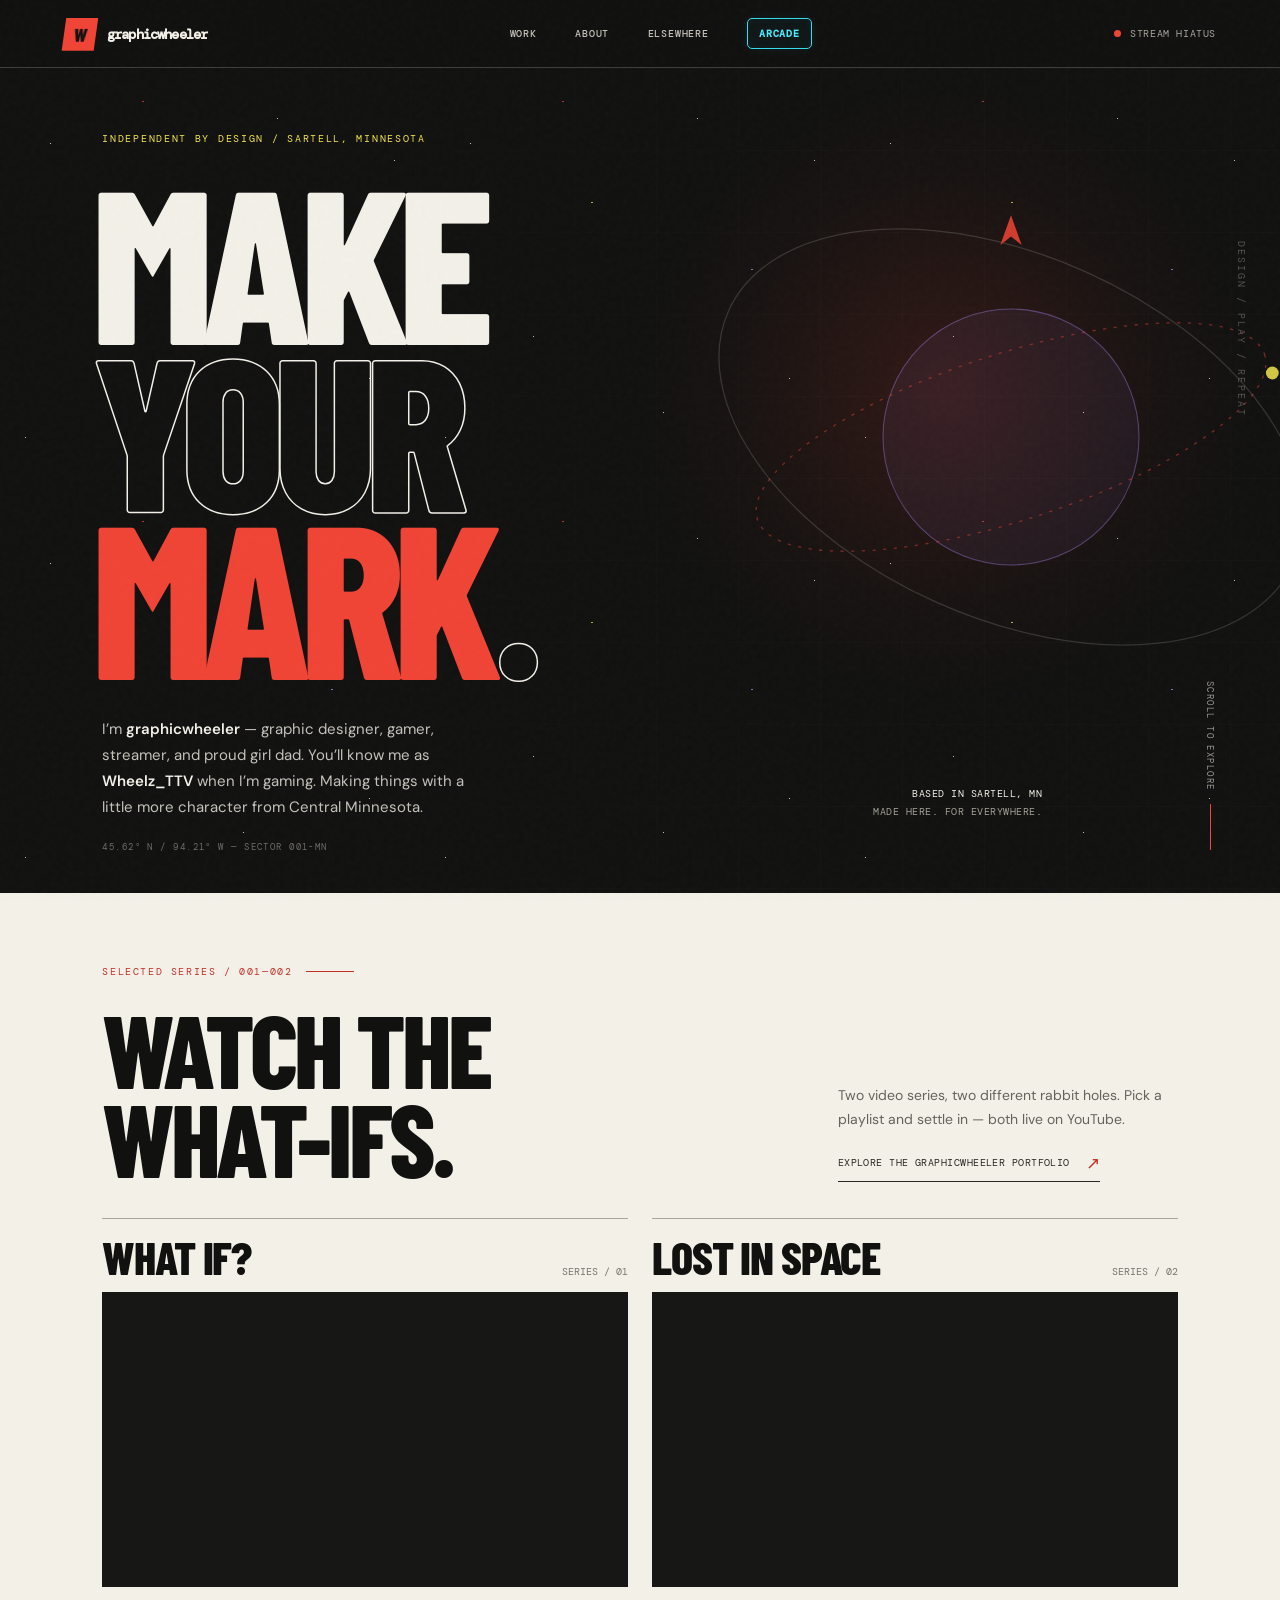
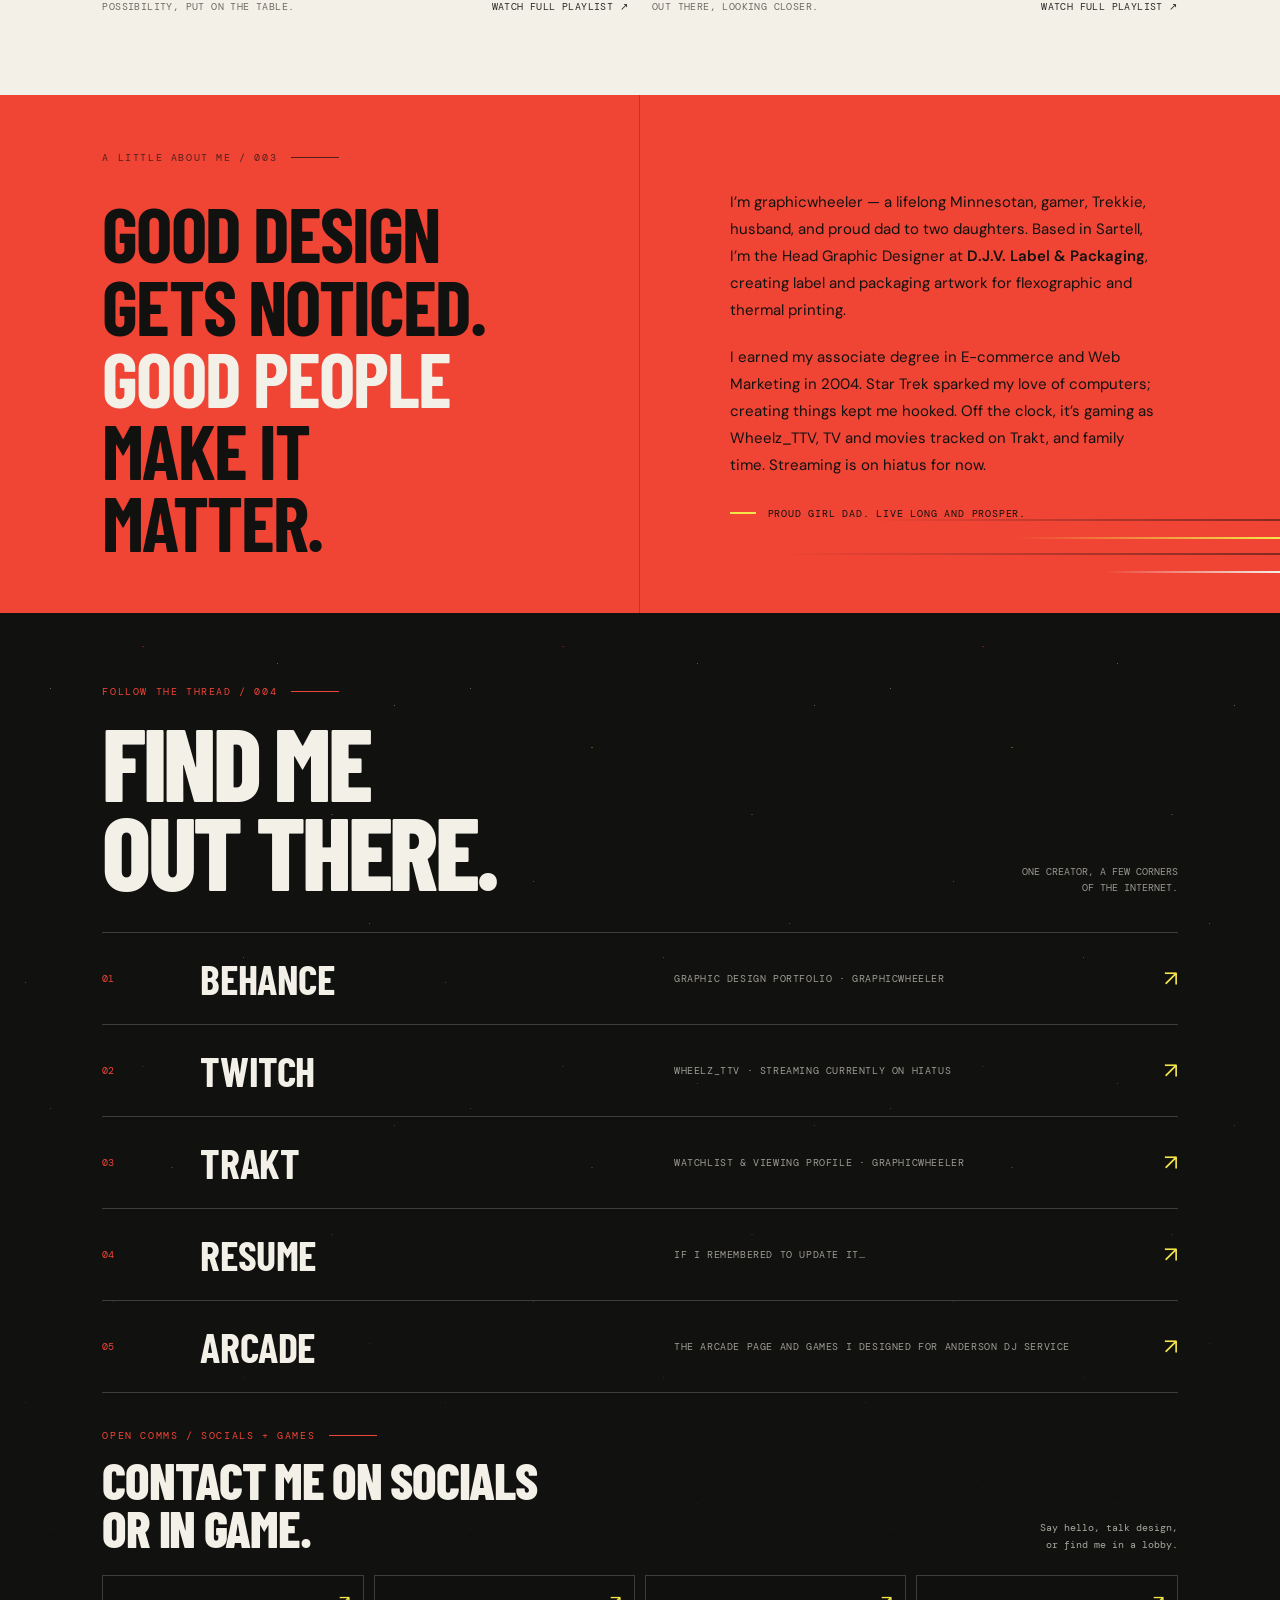
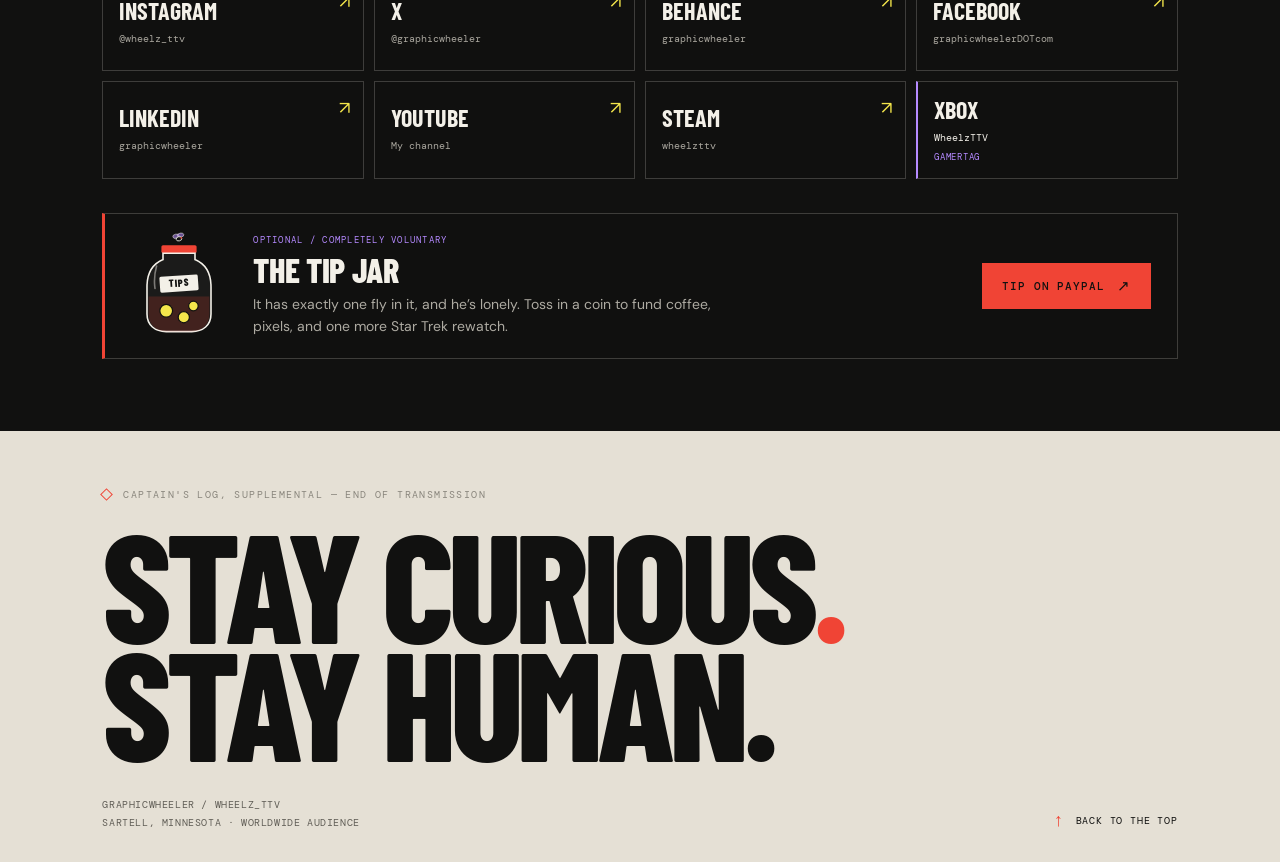
<file: index.html>
<!DOCTYPE html>
<html lang="en">
  <head>
    <meta charset="UTF-8" />
    <meta name="viewport" content="width=device-width, initial-scale=1.0" />
    <meta name="theme-color" content="#111110" />
    <link rel="icon" type="image/svg+xml" href="/favicon.svg" />
    <title>graphicwheeler — Graphic Designer &amp; Gaming Creator in Sartell, MN</title>
    <meta name="description" content="Meet graphicwheeler / Wheelz_TTV: graphic designer, gamer, streamer, and proud girl dad in Sartell, Minnesota. Explore design, video series, and more." />
    <meta name="robots" content="index, follow, max-image-preview:large, max-snippet:-1, max-video-preview:-1" />
    <link rel="sitemap" type="application/xml" href="https://graphicwheeler.com/sitemap.xml" />
    <link rel="alternate" type="text/plain" title="AI-readable site guide" href="https://graphicwheeler.com/llms.txt" />
    <meta property="og:title" content="graphicwheeler — Design, gaming &amp; more" />
    <meta property="og:description" content="Graphic designer, gamer, streamer, and proud girl dad from Sartell, Minnesota. Explore the work and video series." />
    <meta property="og:type" content="website" />
    <meta property="og:locale" content="en_US" />
    <meta property="og:site_name" content="graphicwheeler" />
    <meta property="og:image" content="https://graphicwheeler.com/social-card.jpg" />
    <meta property="og:image:type" content="image/jpeg" />
    <meta property="og:image:width" content="1200" />
    <meta property="og:image:height" content="630" />
    <meta property="og:image:alt" content="graphicwheeler — Make your mark. Design, gaming, and more from Sartell, Minnesota." />
    <meta name="twitter:card" content="summary_large_image" />
    <meta name="twitter:title" content="graphicwheeler — Design, gaming &amp; more" />
    <meta name="twitter:description" content="Graphic designer, gamer, streamer, and proud girl dad from Sartell, Minnesota. Explore the work and video series." />
    <meta name="twitter:image" content="https://graphicwheeler.com/social-card.jpg" />
    <meta name="twitter:image:alt" content="graphicwheeler — Make your mark. Design, gaming, and more from Sartell, Minnesota." />
    <meta name="twitter:site" content="@graphicwheeler" />
    <link rel="preconnect" href="https://fonts.googleapis.com">
    <link rel="preconnect" href="https://fonts.gstatic.com" crossorigin>
    <link rel="preconnect" href="https://www.youtube-nocookie.com">
    <script type="application/ld+json">
      {
        "@context": "https://schema.org",
        "@type": "Person",
        "name": "graphicwheeler",
        "url": "https://graphicwheeler.com/",
        "alternateName": "Wheelz_TTV",
        "description": "Graphic designer, gamer, streamer, and proud girl dad in Sartell, Minnesota.",
        "jobTitle": "Head Graphic Designer",
        "worksFor": {
          "@type": "Organization",
          "name": "D.J.V. Label & Packaging",
          "url": "https://djvlabels.com/"
        },
        "address": {
          "@type": "PostalAddress",
          "addressLocality": "Sartell",
          "addressRegion": "Minnesota",
          "addressCountry": "US"
        },
        "sameAs": [
          "https://www.behance.net/graphicwheeler",
          "https://www.twitch.tv/wheelz_ttv",
          "https://app.trakt.tv/profile/graphicwheeler",
          "https://www.instagram.com/wheelz_ttv",
          "https://x.com/graphicwheeler",
          "https://www.facebook.com/graphicwheelerDOTcom",
          "https://www.linkedin.com/in/graphicwheeler/",
          "https://www.youtube.com/channel/UC6Tos_FjcefCbZhcc0uveiQ",
          "https://steamcommunity.com/id/wheelzttv/"
        ]
      }
    </script>
    <script type="module" data-embedded-site-script>(function(){const L=document.createElement("link").relList;if(L&&L.supports&&L.supports("modulepreload"))return;for(const Z of document.querySelectorAll('link[rel="modulepreload"]'))g(Z);new MutationObserver(Z=>{for(const $ of Z)if($.type==="childList")for(const ol of $.addedNodes)ol.tagName==="LINK"&&ol.rel==="modulepreload"&&g(ol)}).observe(document,{childList:!0,subtree:!0});function w(Z){const $={};return Z.integrity&&($.integrity=Z.integrity),Z.referrerPolicy&&($.referrerPolicy=Z.referrerPolicy),Z.crossOrigin==="use-credentials"?$.credentials="include":Z.crossOrigin==="anonymous"?$.credentials="omit":$.credentials="same-origin",$}function g(Z){if(Z.ep)return;Z.ep=!0;const $=w(Z);fetch(Z.href,$)}})();var $i={exports:{}},mu={};var $d;function R0(){if($d)return mu;$d=1;var z=Symbol.for("react.transitional.element"),L=Symbol.for("react.fragment");function w(g,Z,$){var ol=null;if($!==void 0&&(ol=""+$),Z.key!==void 0&&(ol=""+Z.key),"key"in Z){$={};for(var Rl in Z)Rl!=="key"&&($[Rl]=Z[Rl])}else $=Z;return Z=$.ref,{$$typeof:z,type:g,key:ol,ref:Z!==void 0?Z:null,props:$}}return mu.Fragment=L,mu.jsx=w,mu.jsxs=w,mu}var Fd;function H0(){return Fd||(Fd=1,$i.exports=R0()),$i.exports}var h=H0(),Fi={exports:{}},gu={},Ii={exports:{}},Pi={};var Id;function q0(){return Id||(Id=1,(function(z){function L(b,N){var q=b.length;b.push(N);l:for(;0<q;){var el=q-1>>>1,s=b[el];if(0<Z(s,N))b[el]=N,b[q]=s,q=el;else break l}}function w(b){return b.length===0?null:b[0]}function g(b){if(b.length===0)return null;var N=b[0],q=b.pop();if(q!==N){b[0]=q;l:for(var el=0,s=b.length,p=s>>>1;el<p;){var O=2*(el+1)-1,_=b[O],U=O+1,k=b[U];if(0>Z(_,q))U<s&&0>Z(k,_)?(b[el]=k,b[U]=q,el=U):(b[el]=_,b[O]=q,el=O);else if(U<s&&0>Z(k,q))b[el]=k,b[U]=q,el=U;else break l}}return N}function Z(b,N){var q=b.sortIndex-N.sortIndex;return q!==0?q:b.id-N.id}if(z.unstable_now=void 0,typeof performance=="object"&&typeof performance.now=="function"){var $=performance;z.unstable_now=function(){return $.now()}}else{var ol=Date,Rl=ol.now();z.unstable_now=function(){return ol.now()-Rl}}var j=[],A=[],D=1,il=null,nl=3,Hl=!1,ql=!1,dt=!1,Bl=!1,da=typeof setTimeout=="function"?setTimeout:null,At=typeof clearTimeout=="function"?clearTimeout:null,Ol=typeof setImmediate<"u"?setImmediate:null;function ht(b){for(var N=w(A);N!==null;){if(N.callback===null)g(A);else if(N.startTime<=b)g(A),N.sortIndex=N.expirationTime,L(j,N);else break;N=w(A)}}function J(b){if(dt=!1,ht(b),!ql)if(w(j)!==null)ql=!0,Vl||(Vl=!0,Ml());else{var N=w(A);N!==null&&xl(J,N.startTime-b)}}var Vl=!1,Ll=-1,Kl=5,mt=-1;function Ra(){return Bl?!0:!(z.unstable_now()-mt<Kl)}function zt(){if(Bl=!1,Vl){var b=z.unstable_now();mt=b;var N=!0;try{l:{ql=!1,dt&&(dt=!1,At(Ll),Ll=-1),Hl=!0;var q=nl;try{t:{for(ht(b),il=w(j);il!==null&&!(il.expirationTime>b&&Ra());){var el=il.callback;if(typeof el=="function"){il.callback=null,nl=il.priorityLevel;var s=el(il.expirationTime<=b);if(b=z.unstable_now(),typeof s=="function"){il.callback=s,ht(b),N=!0;break t}il===w(j)&&g(j),ht(b)}else g(j);il=w(j)}if(il!==null)N=!0;else{var p=w(A);p!==null&&xl(J,p.startTime-b),N=!1}}break l}finally{il=null,nl=q,Hl=!1}N=void 0}}finally{N?Ml():Vl=!1}}}var Ml;if(typeof Ol=="function")Ml=function(){Ol(zt)};else if(typeof MessageChannel<"u"){var ha=new MessageChannel,oa=ha.port2;ha.port1.onmessage=zt,Ml=function(){oa.postMessage(null)}}else Ml=function(){da(zt,0)};function xl(b,N){Ll=da(function(){b(z.unstable_now())},N)}z.unstable_IdlePriority=5,z.unstable_ImmediatePriority=1,z.unstable_LowPriority=4,z.unstable_NormalPriority=3,z.unstable_Profiling=null,z.unstable_UserBlockingPriority=2,z.unstable_cancelCallback=function(b){b.callback=null},z.unstable_forceFrameRate=function(b){0>b||125<b?console.error("forceFrameRate takes a positive int between 0 and 125, forcing frame rates higher than 125 fps is not supported"):Kl=0<b?Math.floor(1e3/b):5},z.unstable_getCurrentPriorityLevel=function(){return nl},z.unstable_next=function(b){switch(nl){case 1:case 2:case 3:var N=3;break;default:N=nl}var q=nl;nl=N;try{return b()}finally{nl=q}},z.unstable_requestPaint=function(){Bl=!0},z.unstable_runWithPriority=function(b,N){switch(b){case 1:case 2:case 3:case 4:case 5:break;default:b=3}var q=nl;nl=b;try{return N()}finally{nl=q}},z.unstable_scheduleCallback=function(b,N,q){var el=z.unstable_now();switch(typeof q=="object"&&q!==null?(q=q.delay,q=typeof q=="number"&&0<q?el+q:el):q=el,b){case 1:var s=-1;break;case 2:s=250;break;case 5:s=1073741823;break;case 4:s=1e4;break;default:s=5e3}return s=q+s,b={id:D++,callback:N,priorityLevel:b,startTime:q,expirationTime:s,sortIndex:-1},q>el?(b.sortIndex=q,L(A,b),w(j)===null&&b===w(A)&&(dt?(At(Ll),Ll=-1):dt=!0,xl(J,q-el))):(b.sortIndex=s,L(j,b),ql||Hl||(ql=!0,Vl||(Vl=!0,Ml()))),b},z.unstable_shouldYield=Ra,z.unstable_wrapCallback=function(b){var N=nl;return function(){var q=nl;nl=N;try{return b.apply(this,arguments)}finally{nl=q}}}})(Pi)),Pi}var Pd;function Y0(){return Pd||(Pd=1,Ii.exports=q0()),Ii.exports}var lf={exports:{}},G={};var lh;function B0(){if(lh)return G;lh=1;var z=Symbol.for("react.transitional.element"),L=Symbol.for("react.portal"),w=Symbol.for("react.fragment"),g=Symbol.for("react.strict_mode"),Z=Symbol.for("react.profiler"),$=Symbol.for("react.consumer"),ol=Symbol.for("react.context"),Rl=Symbol.for("react.forward_ref"),j=Symbol.for("react.suspense"),A=Symbol.for("react.memo"),D=Symbol.for("react.lazy"),il=Symbol.iterator;function nl(s){return s===null||typeof s!="object"?null:(s=il&&s[il]||s["@@iterator"],typeof s=="function"?s:null)}var Hl={isMounted:function(){return!1},enqueueForceUpdate:function(){},enqueueReplaceState:function(){},enqueueSetState:function(){}},ql=Object.assign,dt={};function Bl(s,p,O){this.props=s,this.context=p,this.refs=dt,this.updater=O||Hl}Bl.prototype.isReactComponent={},Bl.prototype.setState=function(s,p){if(typeof s!="object"&&typeof s!="function"&&s!=null)throw Error("takes an object of state variables to update or a function which returns an object of state variables.");this.updater.enqueueSetState(this,s,p,"setState")},Bl.prototype.forceUpdate=function(s){this.updater.enqueueForceUpdate(this,s,"forceUpdate")};function da(){}da.prototype=Bl.prototype;function At(s,p,O){this.props=s,this.context=p,this.refs=dt,this.updater=O||Hl}var Ol=At.prototype=new da;Ol.constructor=At,ql(Ol,Bl.prototype),Ol.isPureReactComponent=!0;var ht=Array.isArray,J={H:null,A:null,T:null,S:null,V:null},Vl=Object.prototype.hasOwnProperty;function Ll(s,p,O,_,U,k){return O=k.ref,{$$typeof:z,type:s,key:p,ref:O!==void 0?O:null,props:k}}function Kl(s,p){return Ll(s.type,p,void 0,void 0,void 0,s.props)}function mt(s){return typeof s=="object"&&s!==null&&s.$$typeof===z}function Ra(s){var p={"=":"=0",":":"=2"};return"$"+s.replace(/[=:]/g,function(O){return p[O]})}var zt=/\/+/g;function Ml(s,p){return typeof s=="object"&&s!==null&&s.key!=null?Ra(""+s.key):p.toString(36)}function ha(){}function oa(s){switch(s.status){case"fulfilled":return s.value;case"rejected":throw s.reason;default:switch(typeof s.status=="string"?s.then(ha,ha):(s.status="pending",s.then(function(p){s.status==="pending"&&(s.status="fulfilled",s.value=p)},function(p){s.status==="pending"&&(s.status="rejected",s.reason=p)})),s.status){case"fulfilled":return s.value;case"rejected":throw s.reason}}throw s}function xl(s,p,O,_,U){var k=typeof s;(k==="undefined"||k==="boolean")&&(s=null);var B=!1;if(s===null)B=!0;else switch(k){case"bigint":case"string":case"number":B=!0;break;case"object":switch(s.$$typeof){case z:case L:B=!0;break;case D:return B=s._init,xl(B(s._payload),p,O,_,U)}}if(B)return U=U(s),B=_===""?"."+Ml(s,0):_,ht(U)?(O="",B!=null&&(O=B.replace(zt,"$&/")+"/"),xl(U,p,O,"",function(Qt){return Qt})):U!=null&&(mt(U)&&(U=Kl(U,O+(U.key==null||s&&s.key===U.key?"":(""+U.key).replace(zt,"$&/")+"/")+B)),p.push(U)),1;B=0;var wl=_===""?".":_+":";if(ht(s))for(var fl=0;fl<s.length;fl++)_=s[fl],k=wl+Ml(_,fl),B+=xl(_,p,O,k,U);else if(fl=nl(s),typeof fl=="function")for(s=fl.call(s),fl=0;!(_=s.next()).done;)_=_.value,k=wl+Ml(_,fl++),B+=xl(_,p,O,k,U);else if(k==="object"){if(typeof s.then=="function")return xl(oa(s),p,O,_,U);throw p=String(s),Error("Objects are not valid as a React child (found: "+(p==="[object Object]"?"object with keys {"+Object.keys(s).join(", ")+"}":p)+"). If you meant to render a collection of children, use an array instead.")}return B}function b(s,p,O){if(s==null)return s;var _=[],U=0;return xl(s,_,"","",function(k){return p.call(O,k,U++)}),_}function N(s){if(s._status===-1){var p=s._result;p=p(),p.then(function(O){(s._status===0||s._status===-1)&&(s._status=1,s._result=O)},function(O){(s._status===0||s._status===-1)&&(s._status=2,s._result=O)}),s._status===-1&&(s._status=0,s._result=p)}if(s._status===1)return s._result.default;throw s._result}var q=typeof reportError=="function"?reportError:function(s){if(typeof window=="object"&&typeof window.ErrorEvent=="function"){var p=new window.ErrorEvent("error",{bubbles:!0,cancelable:!0,message:typeof s=="object"&&s!==null&&typeof s.message=="string"?String(s.message):String(s),error:s});if(!window.dispatchEvent(p))return}else if(typeof process=="object"&&typeof process.emit=="function"){process.emit("uncaughtException",s);return}console.error(s)};function el(){}return G.Children={map:b,forEach:function(s,p,O){b(s,function(){p.apply(this,arguments)},O)},count:function(s){var p=0;return b(s,function(){p++}),p},toArray:function(s){return b(s,function(p){return p})||[]},only:function(s){if(!mt(s))throw Error("React.Children.only expected to receive a single React element child.");return s}},G.Component=Bl,G.Fragment=w,G.Profiler=Z,G.PureComponent=At,G.StrictMode=g,G.Suspense=j,G.__CLIENT_INTERNALS_DO_NOT_USE_OR_WARN_USERS_THEY_CANNOT_UPGRADE=J,G.__COMPILER_RUNTIME={__proto__:null,c:function(s){return J.H.useMemoCache(s)}},G.cache=function(s){return function(){return s.apply(null,arguments)}},G.cloneElement=function(s,p,O){if(s==null)throw Error("The argument must be a React element, but you passed "+s+".");var _=ql({},s.props),U=s.key,k=void 0;if(p!=null)for(B in p.ref!==void 0&&(k=void 0),p.key!==void 0&&(U=""+p.key),p)!Vl.call(p,B)||B==="key"||B==="__self"||B==="__source"||B==="ref"&&p.ref===void 0||(_[B]=p[B]);var B=arguments.length-2;if(B===1)_.children=O;else if(1<B){for(var wl=Array(B),fl=0;fl<B;fl++)wl[fl]=arguments[fl+2];_.children=wl}return Ll(s.type,U,void 0,void 0,k,_)},G.createContext=function(s){return s={$$typeof:ol,_currentValue:s,_currentValue2:s,_threadCount:0,Provider:null,Consumer:null},s.Provider=s,s.Consumer={$$typeof:$,_context:s},s},G.createElement=function(s,p,O){var _,U={},k=null;if(p!=null)for(_ in p.key!==void 0&&(k=""+p.key),p)Vl.call(p,_)&&_!=="key"&&_!=="__self"&&_!=="__source"&&(U[_]=p[_]);var B=arguments.length-2;if(B===1)U.children=O;else if(1<B){for(var wl=Array(B),fl=0;fl<B;fl++)wl[fl]=arguments[fl+2];U.children=wl}if(s&&s.defaultProps)for(_ in B=s.defaultProps,B)U[_]===void 0&&(U[_]=B[_]);return Ll(s,k,void 0,void 0,null,U)},G.createRef=function(){return{current:null}},G.forwardRef=function(s){return{$$typeof:Rl,render:s}},G.isValidElement=mt,G.lazy=function(s){return{$$typeof:D,_payload:{_status:-1,_result:s},_init:N}},G.memo=function(s,p){return{$$typeof:A,type:s,compare:p===void 0?null:p}},G.startTransition=function(s){var p=J.T,O={};J.T=O;try{var _=s(),U=J.S;U!==null&&U(O,_),typeof _=="object"&&_!==null&&typeof _.then=="function"&&_.then(el,q)}catch(k){q(k)}finally{J.T=p}},G.unstable_useCacheRefresh=function(){return J.H.useCacheRefresh()},G.use=function(s){return J.H.use(s)},G.useActionState=function(s,p,O){return J.H.useActionState(s,p,O)},G.useCallback=function(s,p){return J.H.useCallback(s,p)},G.useContext=function(s){return J.H.useContext(s)},G.useDebugValue=function(){},G.useDeferredValue=function(s,p){return J.H.useDeferredValue(s,p)},G.useEffect=function(s,p,O){var _=J.H;if(typeof O=="function")throw Error("useEffect CRUD overload is not enabled in this build of React.");return _.useEffect(s,p)},G.useId=function(){return J.H.useId()},G.useImperativeHandle=function(s,p,O){return J.H.useImperativeHandle(s,p,O)},G.useInsertionEffect=function(s,p){return J.H.useInsertionEffect(s,p)},G.useLayoutEffect=function(s,p){return J.H.useLayoutEffect(s,p)},G.useMemo=function(s,p){return J.H.useMemo(s,p)},G.useOptimistic=function(s,p){return J.H.useOptimistic(s,p)},G.useReducer=function(s,p,O){return J.H.useReducer(s,p,O)},G.useRef=function(s){return J.H.useRef(s)},G.useState=function(s){return J.H.useState(s)},G.useSyncExternalStore=function(s,p,O){return J.H.useSyncExternalStore(s,p,O)},G.useTransition=function(){return J.H.useTransition()},G.version="19.1.0",G}var th;function af(){return th||(th=1,lf.exports=B0()),lf.exports}var tf={exports:{}},Ul={};var ah;function G0(){if(ah)return Ul;ah=1;var z=af();function L(j){var A="https://react.dev/errors/"+j;if(1<arguments.length){A+="?args[]="+encodeURIComponent(arguments[1]);for(var D=2;D<arguments.length;D++)A+="&args[]="+encodeURIComponent(arguments[D])}return"Minified React error #"+j+"; visit "+A+" for the full message or use the non-minified dev environment for full errors and additional helpful warnings."}function w(){}var g={d:{f:w,r:function(){throw Error(L(522))},D:w,C:w,L:w,m:w,X:w,S:w,M:w},p:0,findDOMNode:null},Z=Symbol.for("react.portal");function $(j,A,D){var il=3<arguments.length&&arguments[3]!==void 0?arguments[3]:null;return{$$typeof:Z,key:il==null?null:""+il,children:j,containerInfo:A,implementation:D}}var ol=z.__CLIENT_INTERNALS_DO_NOT_USE_OR_WARN_USERS_THEY_CANNOT_UPGRADE;function Rl(j,A){if(j==="font")return"";if(typeof A=="string")return A==="use-credentials"?A:""}return Ul.__DOM_INTERNALS_DO_NOT_USE_OR_WARN_USERS_THEY_CANNOT_UPGRADE=g,Ul.createPortal=function(j,A){var D=2<arguments.length&&arguments[2]!==void 0?arguments[2]:null;if(!A||A.nodeType!==1&&A.nodeType!==9&&A.nodeType!==11)throw Error(L(299));return $(j,A,null,D)},Ul.flushSync=function(j){var A=ol.T,D=g.p;try{if(ol.T=null,g.p=2,j)return j()}finally{ol.T=A,g.p=D,g.d.f()}},Ul.preconnect=function(j,A){typeof j=="string"&&(A?(A=A.crossOrigin,A=typeof A=="string"?A==="use-credentials"?A:"":void 0):A=null,g.d.C(j,A))},Ul.prefetchDNS=function(j){typeof j=="string"&&g.d.D(j)},Ul.preinit=function(j,A){if(typeof j=="string"&&A&&typeof A.as=="string"){var D=A.as,il=Rl(D,A.crossOrigin),nl=typeof A.integrity=="string"?A.integrity:void 0,Hl=typeof A.fetchPriority=="string"?A.fetchPriority:void 0;D==="style"?g.d.S(j,typeof A.precedence=="string"?A.precedence:void 0,{crossOrigin:il,integrity:nl,fetchPriority:Hl}):D==="script"&&g.d.X(j,{crossOrigin:il,integrity:nl,fetchPriority:Hl,nonce:typeof A.nonce=="string"?A.nonce:void 0})}},Ul.preinitModule=function(j,A){if(typeof j=="string")if(typeof A=="object"&&A!==null){if(A.as==null||A.as==="script"){var D=Rl(A.as,A.crossOrigin);g.d.M(j,{crossOrigin:D,integrity:typeof A.integrity=="string"?A.integrity:void 0,nonce:typeof A.nonce=="string"?A.nonce:void 0})}}else A==null&&g.d.M(j)},Ul.preload=function(j,A){if(typeof j=="string"&&typeof A=="object"&&A!==null&&typeof A.as=="string"){var D=A.as,il=Rl(D,A.crossOrigin);g.d.L(j,D,{crossOrigin:il,integrity:typeof A.integrity=="string"?A.integrity:void 0,nonce:typeof A.nonce=="string"?A.nonce:void 0,type:typeof A.type=="string"?A.type:void 0,fetchPriority:typeof A.fetchPriority=="string"?A.fetchPriority:void 0,referrerPolicy:typeof A.referrerPolicy=="string"?A.referrerPolicy:void 0,imageSrcSet:typeof A.imageSrcSet=="string"?A.imageSrcSet:void 0,imageSizes:typeof A.imageSizes=="string"?A.imageSizes:void 0,media:typeof A.media=="string"?A.media:void 0})}},Ul.preloadModule=function(j,A){if(typeof j=="string")if(A){var D=Rl(A.as,A.crossOrigin);g.d.m(j,{as:typeof A.as=="string"&&A.as!=="script"?A.as:void 0,crossOrigin:D,integrity:typeof A.integrity=="string"?A.integrity:void 0})}else g.d.m(j)},Ul.requestFormReset=function(j){g.d.r(j)},Ul.unstable_batchedUpdates=function(j,A){return j(A)},Ul.useFormState=function(j,A,D){return ol.H.useFormState(j,A,D)},Ul.useFormStatus=function(){return ol.H.useHostTransitionStatus()},Ul.version="19.1.0",Ul}var eh;function X0(){if(eh)return tf.exports;eh=1;function z(){if(!(typeof __REACT_DEVTOOLS_GLOBAL_HOOK__>"u"||typeof __REACT_DEVTOOLS_GLOBAL_HOOK__.checkDCE!="function"))try{__REACT_DEVTOOLS_GLOBAL_HOOK__.checkDCE(z)}catch(L){console.error(L)}}return z(),tf.exports=G0(),tf.exports}var uh;function Q0(){if(uh)return gu;uh=1;var z=Y0(),L=af(),w=X0();function g(l){var t="https://react.dev/errors/"+l;if(1<arguments.length){t+="?args[]="+encodeURIComponent(arguments[1]);for(var a=2;a<arguments.length;a++)t+="&args[]="+encodeURIComponent(arguments[a])}return"Minified React error #"+l+"; visit "+t+" for the full message or use the non-minified dev environment for full errors and additional helpful warnings."}function Z(l){return!(!l||l.nodeType!==1&&l.nodeType!==9&&l.nodeType!==11)}function $(l){var t=l,a=l;if(l.alternate)for(;t.return;)t=t.return;else{l=t;do t=l,(t.flags&4098)!==0&&(a=t.return),l=t.return;while(l)}return t.tag===3?a:null}function ol(l){if(l.tag===13){var t=l.memoizedState;if(t===null&&(l=l.alternate,l!==null&&(t=l.memoizedState)),t!==null)return t.dehydrated}return null}function Rl(l){if($(l)!==l)throw Error(g(188))}function j(l){var t=l.alternate;if(!t){if(t=$(l),t===null)throw Error(g(188));return t!==l?null:l}for(var a=l,e=t;;){var u=a.return;if(u===null)break;var n=u.alternate;if(n===null){if(e=u.return,e!==null){a=e;continue}break}if(u.child===n.child){for(n=u.child;n;){if(n===a)return Rl(u),l;if(n===e)return Rl(u),t;n=n.sibling}throw Error(g(188))}if(a.return!==e.return)a=u,e=n;else{for(var c=!1,i=u.child;i;){if(i===a){c=!0,a=u,e=n;break}if(i===e){c=!0,e=u,a=n;break}i=i.sibling}if(!c){for(i=n.child;i;){if(i===a){c=!0,a=n,e=u;break}if(i===e){c=!0,e=n,a=u;break}i=i.sibling}if(!c)throw Error(g(189))}}if(a.alternate!==e)throw Error(g(190))}if(a.tag!==3)throw Error(g(188));return a.stateNode.current===a?l:t}function A(l){var t=l.tag;if(t===5||t===26||t===27||t===6)return l;for(l=l.child;l!==null;){if(t=A(l),t!==null)return t;l=l.sibling}return null}var D=Object.assign,il=Symbol.for("react.element"),nl=Symbol.for("react.transitional.element"),Hl=Symbol.for("react.portal"),ql=Symbol.for("react.fragment"),dt=Symbol.for("react.strict_mode"),Bl=Symbol.for("react.profiler"),da=Symbol.for("react.provider"),At=Symbol.for("react.consumer"),Ol=Symbol.for("react.context"),ht=Symbol.for("react.forward_ref"),J=Symbol.for("react.suspense"),Vl=Symbol.for("react.suspense_list"),Ll=Symbol.for("react.memo"),Kl=Symbol.for("react.lazy"),mt=Symbol.for("react.activity"),Ra=Symbol.for("react.memo_cache_sentinel"),zt=Symbol.iterator;function Ml(l){return l===null||typeof l!="object"?null:(l=zt&&l[zt]||l["@@iterator"],typeof l=="function"?l:null)}var ha=Symbol.for("react.client.reference");function oa(l){if(l==null)return null;if(typeof l=="function")return l.$$typeof===ha?null:l.displayName||l.name||null;if(typeof l=="string")return l;switch(l){case ql:return"Fragment";case Bl:return"Profiler";case dt:return"StrictMode";case J:return"Suspense";case Vl:return"SuspenseList";case mt:return"Activity"}if(typeof l=="object")switch(l.$$typeof){case Hl:return"Portal";case Ol:return(l.displayName||"Context")+".Provider";case At:return(l._context.displayName||"Context")+".Consumer";case ht:var t=l.render;return l=l.displayName,l||(l=t.displayName||t.name||"",l=l!==""?"ForwardRef("+l+")":"ForwardRef"),l;case Ll:return t=l.displayName||null,t!==null?t:oa(l.type)||"Memo";case Kl:t=l._payload,l=l._init;try{return oa(l(t))}catch{}}return null}var xl=Array.isArray,b=L.__CLIENT_INTERNALS_DO_NOT_USE_OR_WARN_USERS_THEY_CANNOT_UPGRADE,N=w.__DOM_INTERNALS_DO_NOT_USE_OR_WARN_USERS_THEY_CANNOT_UPGRADE,q={pending:!1,data:null,method:null,action:null},el=[],s=-1;function p(l){return{current:l}}function O(l){0>s||(l.current=el[s],el[s]=null,s--)}function _(l,t){s++,el[s]=l.current,l.current=t}var U=p(null),k=p(null),B=p(null),wl=p(null);function fl(l,t){switch(_(B,t),_(k,l),_(U,null),t.nodeType){case 9:case 11:l=(l=t.documentElement)&&(l=l.namespaceURI)?zd(l):0;break;default:if(l=t.tagName,t=t.namespaceURI)t=zd(t),l=_d(t,l);else switch(l){case"svg":l=1;break;case"math":l=2;break;default:l=0}}O(U),_(U,l)}function Qt(){O(U),O(k),O(B)}function qn(l){l.memoizedState!==null&&_(wl,l);var t=U.current,a=_d(t,l.type);t!==a&&(_(k,l),_(U,a))}function Su(l){k.current===l&&(O(U),O(k)),wl.current===l&&(O(wl),du._currentValue=q)}var Yn=Object.prototype.hasOwnProperty,Bn=z.unstable_scheduleCallback,Gn=z.unstable_cancelCallback,rh=z.unstable_shouldYield,dh=z.unstable_requestPaint,gt=z.unstable_now,hh=z.unstable_getCurrentPriorityLevel,ef=z.unstable_ImmediatePriority,uf=z.unstable_UserBlockingPriority,bu=z.unstable_NormalPriority,oh=z.unstable_LowPriority,nf=z.unstable_IdlePriority,vh=z.log,yh=z.unstable_setDisableYieldValue,be=null,Jl=null;function Zt(l){if(typeof vh=="function"&&yh(l),Jl&&typeof Jl.setStrictMode=="function")try{Jl.setStrictMode(be,l)}catch{}}var kl=Math.clz32?Math.clz32:Sh,mh=Math.log,gh=Math.LN2;function Sh(l){return l>>>=0,l===0?32:31-(mh(l)/gh|0)|0}var Tu=256,Eu=4194304;function va(l){var t=l&42;if(t!==0)return t;switch(l&-l){case 1:return 1;case 2:return 2;case 4:return 4;case 8:return 8;case 16:return 16;case 32:return 32;case 64:return 64;case 128:return 128;case 256:case 512:case 1024:case 2048:case 4096:case 8192:case 16384:case 32768:case 65536:case 131072:case 262144:case 524288:case 1048576:case 2097152:return l&4194048;case 4194304:case 8388608:case 16777216:case 33554432:return l&62914560;case 67108864:return 67108864;case 134217728:return 134217728;case 268435456:return 268435456;case 536870912:return 536870912;case 1073741824:return 0;default:return l}}function pu(l,t,a){var e=l.pendingLanes;if(e===0)return 0;var u=0,n=l.suspendedLanes,c=l.pingedLanes;l=l.warmLanes;var i=e&134217727;return i!==0?(e=i&~n,e!==0?u=va(e):(c&=i,c!==0?u=va(c):a||(a=i&~l,a!==0&&(u=va(a))))):(i=e&~n,i!==0?u=va(i):c!==0?u=va(c):a||(a=e&~l,a!==0&&(u=va(a)))),u===0?0:t!==0&&t!==u&&(t&n)===0&&(n=u&-u,a=t&-t,n>=a||n===32&&(a&4194048)!==0)?t:u}function Te(l,t){return(l.pendingLanes&~(l.suspendedLanes&~l.pingedLanes)&t)===0}function bh(l,t){switch(l){case 1:case 2:case 4:case 8:case 64:return t+250;case 16:case 32:case 128:case 256:case 512:case 1024:case 2048:case 4096:case 8192:case 16384:case 32768:case 65536:case 131072:case 262144:case 524288:case 1048576:case 2097152:return t+5e3;case 4194304:case 8388608:case 16777216:case 33554432:return-1;case 67108864:case 134217728:case 268435456:case 536870912:case 1073741824:return-1;default:return-1}}function cf(){var l=Tu;return Tu<<=1,(Tu&4194048)===0&&(Tu=256),l}function ff(){var l=Eu;return Eu<<=1,(Eu&62914560)===0&&(Eu=4194304),l}function Xn(l){for(var t=[],a=0;31>a;a++)t.push(l);return t}function Ee(l,t){l.pendingLanes|=t,t!==268435456&&(l.suspendedLanes=0,l.pingedLanes=0,l.warmLanes=0)}function Th(l,t,a,e,u,n){var c=l.pendingLanes;l.pendingLanes=a,l.suspendedLanes=0,l.pingedLanes=0,l.warmLanes=0,l.expiredLanes&=a,l.entangledLanes&=a,l.errorRecoveryDisabledLanes&=a,l.shellSuspendCounter=0;var i=l.entanglements,f=l.expirationTimes,v=l.hiddenUpdates;for(a=c&~a;0<a;){var S=31-kl(a),E=1<<S;i[S]=0,f[S]=-1;var y=v[S];if(y!==null)for(v[S]=null,S=0;S<y.length;S++){var m=y[S];m!==null&&(m.lane&=-536870913)}a&=~E}e!==0&&sf(l,e,0),n!==0&&u===0&&l.tag!==0&&(l.suspendedLanes|=n&~(c&~t))}function sf(l,t,a){l.pendingLanes|=t,l.suspendedLanes&=~t;var e=31-kl(t);l.entangledLanes|=t,l.entanglements[e]=l.entanglements[e]|1073741824|a&4194090}function rf(l,t){var a=l.entangledLanes|=t;for(l=l.entanglements;a;){var e=31-kl(a),u=1<<e;u&t|l[e]&t&&(l[e]|=t),a&=~u}}function Qn(l){switch(l){case 2:l=1;break;case 8:l=4;break;case 32:l=16;break;case 256:case 512:case 1024:case 2048:case 4096:case 8192:case 16384:case 32768:case 65536:case 131072:case 262144:case 524288:case 1048576:case 2097152:case 4194304:case 8388608:case 16777216:case 33554432:l=128;break;case 268435456:l=134217728;break;default:l=0}return l}function Zn(l){return l&=-l,2<l?8<l?(l&134217727)!==0?32:268435456:8:2}function df(){var l=N.p;return l!==0?l:(l=window.event,l===void 0?32:Ld(l.type))}function Eh(l,t){var a=N.p;try{return N.p=l,t()}finally{N.p=a}}var Ct=Math.random().toString(36).slice(2),Dl="__reactFiber$"+Ct,Gl="__reactProps$"+Ct,Ha="__reactContainer$"+Ct,Cn="__reactEvents$"+Ct,ph="__reactListeners$"+Ct,Ah="__reactHandles$"+Ct,hf="__reactResources$"+Ct,pe="__reactMarker$"+Ct;function Vn(l){delete l[Dl],delete l[Gl],delete l[Cn],delete l[ph],delete l[Ah]}function qa(l){var t=l[Dl];if(t)return t;for(var a=l.parentNode;a;){if(t=a[Ha]||a[Dl]){if(a=t.alternate,t.child!==null||a!==null&&a.child!==null)for(l=xd(l);l!==null;){if(a=l[Dl])return a;l=xd(l)}return t}l=a,a=l.parentNode}return null}function Ya(l){if(l=l[Dl]||l[Ha]){var t=l.tag;if(t===5||t===6||t===13||t===26||t===27||t===3)return l}return null}function Ae(l){var t=l.tag;if(t===5||t===26||t===27||t===6)return l.stateNode;throw Error(g(33))}function Ba(l){var t=l[hf];return t||(t=l[hf]={hoistableStyles:new Map,hoistableScripts:new Map}),t}function Tl(l){l[pe]=!0}var of=new Set,vf={};function ya(l,t){Ga(l,t),Ga(l+"Capture",t)}function Ga(l,t){for(vf[l]=t,l=0;l<t.length;l++)of.add(t[l])}var zh=RegExp("^[:A-Z_a-z\\u00C0-\\u00D6\\u00D8-\\u00F6\\u00F8-\\u02FF\\u0370-\\u037D\\u037F-\\u1FFF\\u200C-\\u200D\\u2070-\\u218F\\u2C00-\\u2FEF\\u3001-\\uD7FF\\uF900-\\uFDCF\\uFDF0-\\uFFFD][:A-Z_a-z\\u00C0-\\u00D6\\u00D8-\\u00F6\\u00F8-\\u02FF\\u0370-\\u037D\\u037F-\\u1FFF\\u200C-\\u200D\\u2070-\\u218F\\u2C00-\\u2FEF\\u3001-\\uD7FF\\uF900-\\uFDCF\\uFDF0-\\uFFFD\\-.0-9\\u00B7\\u0300-\\u036F\\u203F-\\u2040]*$"),yf={},mf={};function _h(l){return Yn.call(mf,l)?!0:Yn.call(yf,l)?!1:zh.test(l)?mf[l]=!0:(yf[l]=!0,!1)}function Au(l,t,a){if(_h(t))if(a===null)l.removeAttribute(t);else{switch(typeof a){case"undefined":case"function":case"symbol":l.removeAttribute(t);return;case"boolean":var e=t.toLowerCase().slice(0,5);if(e!=="data-"&&e!=="aria-"){l.removeAttribute(t);return}}l.setAttribute(t,""+a)}}function zu(l,t,a){if(a===null)l.removeAttribute(t);else{switch(typeof a){case"undefined":case"function":case"symbol":case"boolean":l.removeAttribute(t);return}l.setAttribute(t,""+a)}}function _t(l,t,a,e){if(e===null)l.removeAttribute(a);else{switch(typeof e){case"undefined":case"function":case"symbol":case"boolean":l.removeAttribute(a);return}l.setAttributeNS(t,a,""+e)}}var Ln,gf;function Xa(l){if(Ln===void 0)try{throw Error()}catch(a){var t=a.stack.trim().match(/\n( *(at )?)/);Ln=t&&t[1]||"",gf=-1<a.stack.indexOf(`
    at`)?" (<anonymous>)":-1<a.stack.indexOf("@")?"@unknown:0:0":""}return`
`+Ln+l+gf}var Kn=!1;function wn(l,t){if(!l||Kn)return"";Kn=!0;var a=Error.prepareStackTrace;Error.prepareStackTrace=void 0;try{var e={DetermineComponentFrameRoot:function(){try{if(t){var E=function(){throw Error()};if(Object.defineProperty(E.prototype,"props",{set:function(){throw Error()}}),typeof Reflect=="object"&&Reflect.construct){try{Reflect.construct(E,[])}catch(m){var y=m}Reflect.construct(l,[],E)}else{try{E.call()}catch(m){y=m}l.call(E.prototype)}}else{try{throw Error()}catch(m){y=m}(E=l())&&typeof E.catch=="function"&&E.catch(function(){})}}catch(m){if(m&&y&&typeof m.stack=="string")return[m.stack,y.stack]}return[null,null]}};e.DetermineComponentFrameRoot.displayName="DetermineComponentFrameRoot";var u=Object.getOwnPropertyDescriptor(e.DetermineComponentFrameRoot,"name");u&&u.configurable&&Object.defineProperty(e.DetermineComponentFrameRoot,"name",{value:"DetermineComponentFrameRoot"});var n=e.DetermineComponentFrameRoot(),c=n[0],i=n[1];if(c&&i){var f=c.split(`
`),v=i.split(`
`);for(u=e=0;e<f.length&&!f[e].includes("DetermineComponentFrameRoot");)e++;for(;u<v.length&&!v[u].includes("DetermineComponentFrameRoot");)u++;if(e===f.length||u===v.length)for(e=f.length-1,u=v.length-1;1<=e&&0<=u&&f[e]!==v[u];)u--;for(;1<=e&&0<=u;e--,u--)if(f[e]!==v[u]){if(e!==1||u!==1)do if(e--,u--,0>u||f[e]!==v[u]){var S=`
`+f[e].replace(" at new "," at ");return l.displayName&&S.includes("<anonymous>")&&(S=S.replace("<anonymous>",l.displayName)),S}while(1<=e&&0<=u);break}}}finally{Kn=!1,Error.prepareStackTrace=a}return(a=l?l.displayName||l.name:"")?Xa(a):""}function Nh(l){switch(l.tag){case 26:case 27:case 5:return Xa(l.type);case 16:return Xa("Lazy");case 13:return Xa("Suspense");case 19:return Xa("SuspenseList");case 0:case 15:return wn(l.type,!1);case 11:return wn(l.type.render,!1);case 1:return wn(l.type,!0);case 31:return Xa("Activity");default:return""}}function Sf(l){try{var t="";do t+=Nh(l),l=l.return;while(l);return t}catch(a){return`
Error generating stack: `+a.message+`
`+a.stack}}function at(l){switch(typeof l){case"bigint":case"boolean":case"number":case"string":case"undefined":return l;case"object":return l;default:return""}}function bf(l){var t=l.type;return(l=l.nodeName)&&l.toLowerCase()==="input"&&(t==="checkbox"||t==="radio")}function Oh(l){var t=bf(l)?"checked":"value",a=Object.getOwnPropertyDescriptor(l.constructor.prototype,t),e=""+l[t];if(!l.hasOwnProperty(t)&&typeof a<"u"&&typeof a.get=="function"&&typeof a.set=="function"){var u=a.get,n=a.set;return Object.defineProperty(l,t,{configurable:!0,get:function(){return u.call(this)},set:function(c){e=""+c,n.call(this,c)}}),Object.defineProperty(l,t,{enumerable:a.enumerable}),{getValue:function(){return e},setValue:function(c){e=""+c},stopTracking:function(){l._valueTracker=null,delete l[t]}}}}function _u(l){l._valueTracker||(l._valueTracker=Oh(l))}function Tf(l){if(!l)return!1;var t=l._valueTracker;if(!t)return!0;var a=t.getValue(),e="";return l&&(e=bf(l)?l.checked?"true":"false":l.value),l=e,l!==a?(t.setValue(l),!0):!1}function Nu(l){if(l=l||(typeof document<"u"?document:void 0),typeof l>"u")return null;try{return l.activeElement||l.body}catch{return l.body}}var Mh=/[\n"\\]/g;function et(l){return l.replace(Mh,function(t){return"\\"+t.charCodeAt(0).toString(16)+" "})}function Jn(l,t,a,e,u,n,c,i){l.name="",c!=null&&typeof c!="function"&&typeof c!="symbol"&&typeof c!="boolean"?l.type=c:l.removeAttribute("type"),t!=null?c==="number"?(t===0&&l.value===""||l.value!=t)&&(l.value=""+at(t)):l.value!==""+at(t)&&(l.value=""+at(t)):c!=="submit"&&c!=="reset"||l.removeAttribute("value"),t!=null?kn(l,c,at(t)):a!=null?kn(l,c,at(a)):e!=null&&l.removeAttribute("value"),u==null&&n!=null&&(l.defaultChecked=!!n),u!=null&&(l.checked=u&&typeof u!="function"&&typeof u!="symbol"),i!=null&&typeof i!="function"&&typeof i!="symbol"&&typeof i!="boolean"?l.name=""+at(i):l.removeAttribute("name")}function Ef(l,t,a,e,u,n,c,i){if(n!=null&&typeof n!="function"&&typeof n!="symbol"&&typeof n!="boolean"&&(l.type=n),t!=null||a!=null){if(!(n!=="submit"&&n!=="reset"||t!=null))return;a=a!=null?""+at(a):"",t=t!=null?""+at(t):a,i||t===l.value||(l.value=t),l.defaultValue=t}e=e??u,e=typeof e!="function"&&typeof e!="symbol"&&!!e,l.checked=i?l.checked:!!e,l.defaultChecked=!!e,c!=null&&typeof c!="function"&&typeof c!="symbol"&&typeof c!="boolean"&&(l.name=c)}function kn(l,t,a){t==="number"&&Nu(l.ownerDocument)===l||l.defaultValue===""+a||(l.defaultValue=""+a)}function Qa(l,t,a,e){if(l=l.options,t){t={};for(var u=0;u<a.length;u++)t["$"+a[u]]=!0;for(a=0;a<l.length;a++)u=t.hasOwnProperty("$"+l[a].value),l[a].selected!==u&&(l[a].selected=u),u&&e&&(l[a].defaultSelected=!0)}else{for(a=""+at(a),t=null,u=0;u<l.length;u++){if(l[u].value===a){l[u].selected=!0,e&&(l[u].defaultSelected=!0);return}t!==null||l[u].disabled||(t=l[u])}t!==null&&(t.selected=!0)}}function pf(l,t,a){if(t!=null&&(t=""+at(t),t!==l.value&&(l.value=t),a==null)){l.defaultValue!==t&&(l.defaultValue=t);return}l.defaultValue=a!=null?""+at(a):""}function Af(l,t,a,e){if(t==null){if(e!=null){if(a!=null)throw Error(g(92));if(xl(e)){if(1<e.length)throw Error(g(93));e=e[0]}a=e}a==null&&(a=""),t=a}a=at(t),l.defaultValue=a,e=l.textContent,e===a&&e!==""&&e!==null&&(l.value=e)}function Za(l,t){if(t){var a=l.firstChild;if(a&&a===l.lastChild&&a.nodeType===3){a.nodeValue=t;return}}l.textContent=t}var xh=new Set("animationIterationCount aspectRatio borderImageOutset borderImageSlice borderImageWidth boxFlex boxFlexGroup boxOrdinalGroup columnCount columns flex flexGrow flexPositive flexShrink flexNegative flexOrder gridArea gridRow gridRowEnd gridRowSpan gridRowStart gridColumn gridColumnEnd gridColumnSpan gridColumnStart fontWeight lineClamp lineHeight opacity order orphans scale tabSize widows zIndex zoom fillOpacity floodOpacity stopOpacity strokeDasharray strokeDashoffset strokeMiterlimit strokeOpacity strokeWidth MozAnimationIterationCount MozBoxFlex MozBoxFlexGroup MozLineClamp msAnimationIterationCount msFlex msZoom msFlexGrow msFlexNegative msFlexOrder msFlexPositive msFlexShrink msGridColumn msGridColumnSpan msGridRow msGridRowSpan WebkitAnimationIterationCount WebkitBoxFlex WebKitBoxFlexGroup WebkitBoxOrdinalGroup WebkitColumnCount WebkitColumns WebkitFlex WebkitFlexGrow WebkitFlexPositive WebkitFlexShrink WebkitLineClamp".split(" "));function zf(l,t,a){var e=t.indexOf("--")===0;a==null||typeof a=="boolean"||a===""?e?l.setProperty(t,""):t==="float"?l.cssFloat="":l[t]="":e?l.setProperty(t,a):typeof a!="number"||a===0||xh.has(t)?t==="float"?l.cssFloat=a:l[t]=(""+a).trim():l[t]=a+"px"}function _f(l,t,a){if(t!=null&&typeof t!="object")throw Error(g(62));if(l=l.style,a!=null){for(var e in a)!a.hasOwnProperty(e)||t!=null&&t.hasOwnProperty(e)||(e.indexOf("--")===0?l.setProperty(e,""):e==="float"?l.cssFloat="":l[e]="");for(var u in t)e=t[u],t.hasOwnProperty(u)&&a[u]!==e&&zf(l,u,e)}else for(var n in t)t.hasOwnProperty(n)&&zf(l,n,t[n])}function Wn(l){if(l.indexOf("-")===-1)return!1;switch(l){case"annotation-xml":case"color-profile":case"font-face":case"font-face-src":case"font-face-uri":case"font-face-format":case"font-face-name":case"missing-glyph":return!1;default:return!0}}var Dh=new Map([["acceptCharset","accept-charset"],["htmlFor","for"],["httpEquiv","http-equiv"],["crossOrigin","crossorigin"],["accentHeight","accent-height"],["alignmentBaseline","alignment-baseline"],["arabicForm","arabic-form"],["baselineShift","baseline-shift"],["capHeight","cap-height"],["clipPath","clip-path"],["clipRule","clip-rule"],["colorInterpolation","color-interpolation"],["colorInterpolationFilters","color-interpolation-filters"],["colorProfile","color-profile"],["colorRendering","color-rendering"],["dominantBaseline","dominant-baseline"],["enableBackground","enable-background"],["fillOpacity","fill-opacity"],["fillRule","fill-rule"],["floodColor","flood-color"],["floodOpacity","flood-opacity"],["fontFamily","font-family"],["fontSize","font-size"],["fontSizeAdjust","font-size-adjust"],["fontStretch","font-stretch"],["fontStyle","font-style"],["fontVariant","font-variant"],["fontWeight","font-weight"],["glyphName","glyph-name"],["glyphOrientationHorizontal","glyph-orientation-horizontal"],["glyphOrientationVertical","glyph-orientation-vertical"],["horizAdvX","horiz-adv-x"],["horizOriginX","horiz-origin-x"],["imageRendering","image-rendering"],["letterSpacing","letter-spacing"],["lightingColor","lighting-color"],["markerEnd","marker-end"],["markerMid","marker-mid"],["markerStart","marker-start"],["overlinePosition","overline-position"],["overlineThickness","overline-thickness"],["paintOrder","paint-order"],["panose-1","panose-1"],["pointerEvents","pointer-events"],["renderingIntent","rendering-intent"],["shapeRendering","shape-rendering"],["stopColor","stop-color"],["stopOpacity","stop-opacity"],["strikethroughPosition","strikethrough-position"],["strikethroughThickness","strikethrough-thickness"],["strokeDasharray","stroke-dasharray"],["strokeDashoffset","stroke-dashoffset"],["strokeLinecap","stroke-linecap"],["strokeLinejoin","stroke-linejoin"],["strokeMiterlimit","stroke-miterlimit"],["strokeOpacity","stroke-opacity"],["strokeWidth","stroke-width"],["textAnchor","text-anchor"],["textDecoration","text-decoration"],["textRendering","text-rendering"],["transformOrigin","transform-origin"],["underlinePosition","underline-position"],["underlineThickness","underline-thickness"],["unicodeBidi","unicode-bidi"],["unicodeRange","unicode-range"],["unitsPerEm","units-per-em"],["vAlphabetic","v-alphabetic"],["vHanging","v-hanging"],["vIdeographic","v-ideographic"],["vMathematical","v-mathematical"],["vectorEffect","vector-effect"],["vertAdvY","vert-adv-y"],["vertOriginX","vert-origin-x"],["vertOriginY","vert-origin-y"],["wordSpacing","word-spacing"],["writingMode","writing-mode"],["xmlnsXlink","xmlns:xlink"],["xHeight","x-height"]]),jh=/^[\u0000-\u001F ]*j[\r\n\t]*a[\r\n\t]*v[\r\n\t]*a[\r\n\t]*s[\r\n\t]*c[\r\n\t]*r[\r\n\t]*i[\r\n\t]*p[\r\n\t]*t[\r\n\t]*:/i;function Ou(l){return jh.test(""+l)?"javascript:throw new Error('React has blocked a javascript: URL as a security precaution.')":l}var $n=null;function Fn(l){return l=l.target||l.srcElement||window,l.correspondingUseElement&&(l=l.correspondingUseElement),l.nodeType===3?l.parentNode:l}var Ca=null,Va=null;function Nf(l){var t=Ya(l);if(t&&(l=t.stateNode)){var a=l[Gl]||null;l:switch(l=t.stateNode,t.type){case"input":if(Jn(l,a.value,a.defaultValue,a.defaultValue,a.checked,a.defaultChecked,a.type,a.name),t=a.name,a.type==="radio"&&t!=null){for(a=l;a.parentNode;)a=a.parentNode;for(a=a.querySelectorAll('input[name="'+et(""+t)+'"][type="radio"]'),t=0;t<a.length;t++){var e=a[t];if(e!==l&&e.form===l.form){var u=e[Gl]||null;if(!u)throw Error(g(90));Jn(e,u.value,u.defaultValue,u.defaultValue,u.checked,u.defaultChecked,u.type,u.name)}}for(t=0;t<a.length;t++)e=a[t],e.form===l.form&&Tf(e)}break l;case"textarea":pf(l,a.value,a.defaultValue);break l;case"select":t=a.value,t!=null&&Qa(l,!!a.multiple,t,!1)}}}var In=!1;function Of(l,t,a){if(In)return l(t,a);In=!0;try{var e=l(t);return e}finally{if(In=!1,(Ca!==null||Va!==null)&&(on(),Ca&&(t=Ca,l=Va,Va=Ca=null,Nf(t),l)))for(t=0;t<l.length;t++)Nf(l[t])}}function ze(l,t){var a=l.stateNode;if(a===null)return null;var e=a[Gl]||null;if(e===null)return null;a=e[t];l:switch(t){case"onClick":case"onClickCapture":case"onDoubleClick":case"onDoubleClickCapture":case"onMouseDown":case"onMouseDownCapture":case"onMouseMove":case"onMouseMoveCapture":case"onMouseUp":case"onMouseUpCapture":case"onMouseEnter":(e=!e.disabled)||(l=l.type,e=!(l==="button"||l==="input"||l==="select"||l==="textarea")),l=!e;break l;default:l=!1}if(l)return null;if(a&&typeof a!="function")throw Error(g(231,t,typeof a));return a}var Nt=!(typeof window>"u"||typeof window.document>"u"||typeof window.document.createElement>"u"),Pn=!1;if(Nt)try{var _e={};Object.defineProperty(_e,"passive",{get:function(){Pn=!0}}),window.addEventListener("test",_e,_e),window.removeEventListener("test",_e,_e)}catch{Pn=!1}var Vt=null,lc=null,Mu=null;function Mf(){if(Mu)return Mu;var l,t=lc,a=t.length,e,u="value"in Vt?Vt.value:Vt.textContent,n=u.length;for(l=0;l<a&&t[l]===u[l];l++);var c=a-l;for(e=1;e<=c&&t[a-e]===u[n-e];e++);return Mu=u.slice(l,1<e?1-e:void 0)}function xu(l){var t=l.keyCode;return"charCode"in l?(l=l.charCode,l===0&&t===13&&(l=13)):l=t,l===10&&(l=13),32<=l||l===13?l:0}function Du(){return!0}function xf(){return!1}function Xl(l){function t(a,e,u,n,c){this._reactName=a,this._targetInst=u,this.type=e,this.nativeEvent=n,this.target=c,this.currentTarget=null;for(var i in l)l.hasOwnProperty(i)&&(a=l[i],this[i]=a?a(n):n[i]);return this.isDefaultPrevented=(n.defaultPrevented!=null?n.defaultPrevented:n.returnValue===!1)?Du:xf,this.isPropagationStopped=xf,this}return D(t.prototype,{preventDefault:function(){this.defaultPrevented=!0;var a=this.nativeEvent;a&&(a.preventDefault?a.preventDefault():typeof a.returnValue!="unknown"&&(a.returnValue=!1),this.isDefaultPrevented=Du)},stopPropagation:function(){var a=this.nativeEvent;a&&(a.stopPropagation?a.stopPropagation():typeof a.cancelBubble!="unknown"&&(a.cancelBubble=!0),this.isPropagationStopped=Du)},persist:function(){},isPersistent:Du}),t}var ma={eventPhase:0,bubbles:0,cancelable:0,timeStamp:function(l){return l.timeStamp||Date.now()},defaultPrevented:0,isTrusted:0},ju=Xl(ma),Ne=D({},ma,{view:0,detail:0}),Uh=Xl(Ne),tc,ac,Oe,Uu=D({},Ne,{screenX:0,screenY:0,clientX:0,clientY:0,pageX:0,pageY:0,ctrlKey:0,shiftKey:0,altKey:0,metaKey:0,getModifierState:uc,button:0,buttons:0,relatedTarget:function(l){return l.relatedTarget===void 0?l.fromElement===l.srcElement?l.toElement:l.fromElement:l.relatedTarget},movementX:function(l){return"movementX"in l?l.movementX:(l!==Oe&&(Oe&&l.type==="mousemove"?(tc=l.screenX-Oe.screenX,ac=l.screenY-Oe.screenY):ac=tc=0,Oe=l),tc)},movementY:function(l){return"movementY"in l?l.movementY:ac}}),Df=Xl(Uu),Rh=D({},Uu,{dataTransfer:0}),Hh=Xl(Rh),qh=D({},Ne,{relatedTarget:0}),ec=Xl(qh),Yh=D({},ma,{animationName:0,elapsedTime:0,pseudoElement:0}),Bh=Xl(Yh),Gh=D({},ma,{clipboardData:function(l){return"clipboardData"in l?l.clipboardData:window.clipboardData}}),Xh=Xl(Gh),Qh=D({},ma,{data:0}),jf=Xl(Qh),Zh={Esc:"Escape",Spacebar:" ",Left:"ArrowLeft",Up:"ArrowUp",Right:"ArrowRight",Down:"ArrowDown",Del:"Delete",Win:"OS",Menu:"ContextMenu",Apps:"ContextMenu",Scroll:"ScrollLock",MozPrintableKey:"Unidentified"},Ch={8:"Backspace",9:"Tab",12:"Clear",13:"Enter",16:"Shift",17:"Control",18:"Alt",19:"Pause",20:"CapsLock",27:"Escape",32:" ",33:"PageUp",34:"PageDown",35:"End",36:"Home",37:"ArrowLeft",38:"ArrowUp",39:"ArrowRight",40:"ArrowDown",45:"Insert",46:"Delete",112:"F1",113:"F2",114:"F3",115:"F4",116:"F5",117:"F6",118:"F7",119:"F8",120:"F9",121:"F10",122:"F11",123:"F12",144:"NumLock",145:"ScrollLock",224:"Meta"},Vh={Alt:"altKey",Control:"ctrlKey",Meta:"metaKey",Shift:"shiftKey"};function Lh(l){var t=this.nativeEvent;return t.getModifierState?t.getModifierState(l):(l=Vh[l])?!!t[l]:!1}function uc(){return Lh}var Kh=D({},Ne,{key:function(l){if(l.key){var t=Zh[l.key]||l.key;if(t!=="Unidentified")return t}return l.type==="keypress"?(l=xu(l),l===13?"Enter":String.fromCharCode(l)):l.type==="keydown"||l.type==="keyup"?Ch[l.keyCode]||"Unidentified":""},code:0,location:0,ctrlKey:0,shiftKey:0,altKey:0,metaKey:0,repeat:0,locale:0,getModifierState:uc,charCode:function(l){return l.type==="keypress"?xu(l):0},keyCode:function(l){return l.type==="keydown"||l.type==="keyup"?l.keyCode:0},which:function(l){return l.type==="keypress"?xu(l):l.type==="keydown"||l.type==="keyup"?l.keyCode:0}}),wh=Xl(Kh),Jh=D({},Uu,{pointerId:0,width:0,height:0,pressure:0,tangentialPressure:0,tiltX:0,tiltY:0,twist:0,pointerType:0,isPrimary:0}),Uf=Xl(Jh),kh=D({},Ne,{touches:0,targetTouches:0,changedTouches:0,altKey:0,metaKey:0,ctrlKey:0,shiftKey:0,getModifierState:uc}),Wh=Xl(kh),$h=D({},ma,{propertyName:0,elapsedTime:0,pseudoElement:0}),Fh=Xl($h),Ih=D({},Uu,{deltaX:function(l){return"deltaX"in l?l.deltaX:"wheelDeltaX"in l?-l.wheelDeltaX:0},deltaY:function(l){return"deltaY"in l?l.deltaY:"wheelDeltaY"in l?-l.wheelDeltaY:"wheelDelta"in l?-l.wheelDelta:0},deltaZ:0,deltaMode:0}),Ph=Xl(Ih),lo=D({},ma,{newState:0,oldState:0}),to=Xl(lo),ao=[9,13,27,32],nc=Nt&&"CompositionEvent"in window,Me=null;Nt&&"documentMode"in document&&(Me=document.documentMode);var eo=Nt&&"TextEvent"in window&&!Me,Rf=Nt&&(!nc||Me&&8<Me&&11>=Me),Hf=" ",qf=!1;function Yf(l,t){switch(l){case"keyup":return ao.indexOf(t.keyCode)!==-1;case"keydown":return t.keyCode!==229;case"keypress":case"mousedown":case"focusout":return!0;default:return!1}}function Bf(l){return l=l.detail,typeof l=="object"&&"data"in l?l.data:null}var La=!1;function uo(l,t){switch(l){case"compositionend":return Bf(t);case"keypress":return t.which!==32?null:(qf=!0,Hf);case"textInput":return l=t.data,l===Hf&&qf?null:l;default:return null}}function no(l,t){if(La)return l==="compositionend"||!nc&&Yf(l,t)?(l=Mf(),Mu=lc=Vt=null,La=!1,l):null;switch(l){case"paste":return null;case"keypress":if(!(t.ctrlKey||t.altKey||t.metaKey)||t.ctrlKey&&t.altKey){if(t.char&&1<t.char.length)return t.char;if(t.which)return String.fromCharCode(t.which)}return null;case"compositionend":return Rf&&t.locale!=="ko"?null:t.data;default:return null}}var co={color:!0,date:!0,datetime:!0,"datetime-local":!0,email:!0,month:!0,number:!0,password:!0,range:!0,search:!0,tel:!0,text:!0,time:!0,url:!0,week:!0};function Gf(l){var t=l&&l.nodeName&&l.nodeName.toLowerCase();return t==="input"?!!co[l.type]:t==="textarea"}function Xf(l,t,a,e){Ca?Va?Va.push(e):Va=[e]:Ca=e,t=bn(t,"onChange"),0<t.length&&(a=new ju("onChange","change",null,a,e),l.push({event:a,listeners:t}))}var xe=null,De=null;function io(l){bd(l,0)}function Ru(l){var t=Ae(l);if(Tf(t))return l}function Qf(l,t){if(l==="change")return t}var Zf=!1;if(Nt){var cc;if(Nt){var ic="oninput"in document;if(!ic){var Cf=document.createElement("div");Cf.setAttribute("oninput","return;"),ic=typeof Cf.oninput=="function"}cc=ic}else cc=!1;Zf=cc&&(!document.documentMode||9<document.documentMode)}function Vf(){xe&&(xe.detachEvent("onpropertychange",Lf),De=xe=null)}function Lf(l){if(l.propertyName==="value"&&Ru(De)){var t=[];Xf(t,De,l,Fn(l)),Of(io,t)}}function fo(l,t,a){l==="focusin"?(Vf(),xe=t,De=a,xe.attachEvent("onpropertychange",Lf)):l==="focusout"&&Vf()}function so(l){if(l==="selectionchange"||l==="keyup"||l==="keydown")return Ru(De)}function ro(l,t){if(l==="click")return Ru(t)}function ho(l,t){if(l==="input"||l==="change")return Ru(t)}function oo(l,t){return l===t&&(l!==0||1/l===1/t)||l!==l&&t!==t}var Wl=typeof Object.is=="function"?Object.is:oo;function je(l,t){if(Wl(l,t))return!0;if(typeof l!="object"||l===null||typeof t!="object"||t===null)return!1;var a=Object.keys(l),e=Object.keys(t);if(a.length!==e.length)return!1;for(e=0;e<a.length;e++){var u=a[e];if(!Yn.call(t,u)||!Wl(l[u],t[u]))return!1}return!0}function Kf(l){for(;l&&l.firstChild;)l=l.firstChild;return l}function wf(l,t){var a=Kf(l);l=0;for(var e;a;){if(a.nodeType===3){if(e=l+a.textContent.length,l<=t&&e>=t)return{node:a,offset:t-l};l=e}l:{for(;a;){if(a.nextSibling){a=a.nextSibling;break l}a=a.parentNode}a=void 0}a=Kf(a)}}function Jf(l,t){return l&&t?l===t?!0:l&&l.nodeType===3?!1:t&&t.nodeType===3?Jf(l,t.parentNode):"contains"in l?l.contains(t):l.compareDocumentPosition?!!(l.compareDocumentPosition(t)&16):!1:!1}function kf(l){l=l!=null&&l.ownerDocument!=null&&l.ownerDocument.defaultView!=null?l.ownerDocument.defaultView:window;for(var t=Nu(l.document);t instanceof l.HTMLIFrameElement;){try{var a=typeof t.contentWindow.location.href=="string"}catch{a=!1}if(a)l=t.contentWindow;else break;t=Nu(l.document)}return t}function fc(l){var t=l&&l.nodeName&&l.nodeName.toLowerCase();return t&&(t==="input"&&(l.type==="text"||l.type==="search"||l.type==="tel"||l.type==="url"||l.type==="password")||t==="textarea"||l.contentEditable==="true")}var vo=Nt&&"documentMode"in document&&11>=document.documentMode,Ka=null,sc=null,Ue=null,rc=!1;function Wf(l,t,a){var e=a.window===a?a.document:a.nodeType===9?a:a.ownerDocument;rc||Ka==null||Ka!==Nu(e)||(e=Ka,"selectionStart"in e&&fc(e)?e={start:e.selectionStart,end:e.selectionEnd}:(e=(e.ownerDocument&&e.ownerDocument.defaultView||window).getSelection(),e={anchorNode:e.anchorNode,anchorOffset:e.anchorOffset,focusNode:e.focusNode,focusOffset:e.focusOffset}),Ue&&je(Ue,e)||(Ue=e,e=bn(sc,"onSelect"),0<e.length&&(t=new ju("onSelect","select",null,t,a),l.push({event:t,listeners:e}),t.target=Ka)))}function ga(l,t){var a={};return a[l.toLowerCase()]=t.toLowerCase(),a["Webkit"+l]="webkit"+t,a["Moz"+l]="moz"+t,a}var wa={animationend:ga("Animation","AnimationEnd"),animationiteration:ga("Animation","AnimationIteration"),animationstart:ga("Animation","AnimationStart"),transitionrun:ga("Transition","TransitionRun"),transitionstart:ga("Transition","TransitionStart"),transitioncancel:ga("Transition","TransitionCancel"),transitionend:ga("Transition","TransitionEnd")},dc={},$f={};Nt&&($f=document.createElement("div").style,"AnimationEvent"in window||(delete wa.animationend.animation,delete wa.animationiteration.animation,delete wa.animationstart.animation),"TransitionEvent"in window||delete wa.transitionend.transition);function Sa(l){if(dc[l])return dc[l];if(!wa[l])return l;var t=wa[l],a;for(a in t)if(t.hasOwnProperty(a)&&a in $f)return dc[l]=t[a];return l}var Ff=Sa("animationend"),If=Sa("animationiteration"),Pf=Sa("animationstart"),yo=Sa("transitionrun"),mo=Sa("transitionstart"),go=Sa("transitioncancel"),ls=Sa("transitionend"),ts=new Map,hc="abort auxClick beforeToggle cancel canPlay canPlayThrough click close contextMenu copy cut drag dragEnd dragEnter dragExit dragLeave dragOver dragStart drop durationChange emptied encrypted ended error gotPointerCapture input invalid keyDown keyPress keyUp load loadedData loadedMetadata loadStart lostPointerCapture mouseDown mouseMove mouseOut mouseOver mouseUp paste pause play playing pointerCancel pointerDown pointerMove pointerOut pointerOver pointerUp progress rateChange reset resize seeked seeking stalled submit suspend timeUpdate touchCancel touchEnd touchStart volumeChange scroll toggle touchMove waiting wheel".split(" ");hc.push("scrollEnd");function ot(l,t){ts.set(l,t),ya(t,[l])}var as=new WeakMap;function ut(l,t){if(typeof l=="object"&&l!==null){var a=as.get(l);return a!==void 0?a:(t={value:l,source:t,stack:Sf(t)},as.set(l,t),t)}return{value:l,source:t,stack:Sf(t)}}var nt=[],Ja=0,oc=0;function Hu(){for(var l=Ja,t=oc=Ja=0;t<l;){var a=nt[t];nt[t++]=null;var e=nt[t];nt[t++]=null;var u=nt[t];nt[t++]=null;var n=nt[t];if(nt[t++]=null,e!==null&&u!==null){var c=e.pending;c===null?u.next=u:(u.next=c.next,c.next=u),e.pending=u}n!==0&&es(a,u,n)}}function qu(l,t,a,e){nt[Ja++]=l,nt[Ja++]=t,nt[Ja++]=a,nt[Ja++]=e,oc|=e,l.lanes|=e,l=l.alternate,l!==null&&(l.lanes|=e)}function vc(l,t,a,e){return qu(l,t,a,e),Yu(l)}function ka(l,t){return qu(l,null,null,t),Yu(l)}function es(l,t,a){l.lanes|=a;var e=l.alternate;e!==null&&(e.lanes|=a);for(var u=!1,n=l.return;n!==null;)n.childLanes|=a,e=n.alternate,e!==null&&(e.childLanes|=a),n.tag===22&&(l=n.stateNode,l===null||l._visibility&1||(u=!0)),l=n,n=n.return;return l.tag===3?(n=l.stateNode,u&&t!==null&&(u=31-kl(a),l=n.hiddenUpdates,e=l[u],e===null?l[u]=[t]:e.push(t),t.lane=a|536870912),n):null}function Yu(l){if(50<eu)throw eu=0,Ti=null,Error(g(185));for(var t=l.return;t!==null;)l=t,t=l.return;return l.tag===3?l.stateNode:null}var Wa={};function So(l,t,a,e){this.tag=l,this.key=a,this.sibling=this.child=this.return=this.stateNode=this.type=this.elementType=null,this.index=0,this.refCleanup=this.ref=null,this.pendingProps=t,this.dependencies=this.memoizedState=this.updateQueue=this.memoizedProps=null,this.mode=e,this.subtreeFlags=this.flags=0,this.deletions=null,this.childLanes=this.lanes=0,this.alternate=null}function $l(l,t,a,e){return new So(l,t,a,e)}function yc(l){return l=l.prototype,!(!l||!l.isReactComponent)}function Ot(l,t){var a=l.alternate;return a===null?(a=$l(l.tag,t,l.key,l.mode),a.elementType=l.elementType,a.type=l.type,a.stateNode=l.stateNode,a.alternate=l,l.alternate=a):(a.pendingProps=t,a.type=l.type,a.flags=0,a.subtreeFlags=0,a.deletions=null),a.flags=l.flags&65011712,a.childLanes=l.childLanes,a.lanes=l.lanes,a.child=l.child,a.memoizedProps=l.memoizedProps,a.memoizedState=l.memoizedState,a.updateQueue=l.updateQueue,t=l.dependencies,a.dependencies=t===null?null:{lanes:t.lanes,firstContext:t.firstContext},a.sibling=l.sibling,a.index=l.index,a.ref=l.ref,a.refCleanup=l.refCleanup,a}function us(l,t){l.flags&=65011714;var a=l.alternate;return a===null?(l.childLanes=0,l.lanes=t,l.child=null,l.subtreeFlags=0,l.memoizedProps=null,l.memoizedState=null,l.updateQueue=null,l.dependencies=null,l.stateNode=null):(l.childLanes=a.childLanes,l.lanes=a.lanes,l.child=a.child,l.subtreeFlags=0,l.deletions=null,l.memoizedProps=a.memoizedProps,l.memoizedState=a.memoizedState,l.updateQueue=a.updateQueue,l.type=a.type,t=a.dependencies,l.dependencies=t===null?null:{lanes:t.lanes,firstContext:t.firstContext}),l}function Bu(l,t,a,e,u,n){var c=0;if(e=l,typeof l=="function")yc(l)&&(c=1);else if(typeof l=="string")c=T0(l,a,U.current)?26:l==="html"||l==="head"||l==="body"?27:5;else l:switch(l){case mt:return l=$l(31,a,t,u),l.elementType=mt,l.lanes=n,l;case ql:return ba(a.children,u,n,t);case dt:c=8,u|=24;break;case Bl:return l=$l(12,a,t,u|2),l.elementType=Bl,l.lanes=n,l;case J:return l=$l(13,a,t,u),l.elementType=J,l.lanes=n,l;case Vl:return l=$l(19,a,t,u),l.elementType=Vl,l.lanes=n,l;default:if(typeof l=="object"&&l!==null)switch(l.$$typeof){case da:case Ol:c=10;break l;case At:c=9;break l;case ht:c=11;break l;case Ll:c=14;break l;case Kl:c=16,e=null;break l}c=29,a=Error(g(130,l===null?"null":typeof l,"")),e=null}return t=$l(c,a,t,u),t.elementType=l,t.type=e,t.lanes=n,t}function ba(l,t,a,e){return l=$l(7,l,e,t),l.lanes=a,l}function mc(l,t,a){return l=$l(6,l,null,t),l.lanes=a,l}function gc(l,t,a){return t=$l(4,l.children!==null?l.children:[],l.key,t),t.lanes=a,t.stateNode={containerInfo:l.containerInfo,pendingChildren:null,implementation:l.implementation},t}var $a=[],Fa=0,Gu=null,Xu=0,ct=[],it=0,Ta=null,Mt=1,xt="";function Ea(l,t){$a[Fa++]=Xu,$a[Fa++]=Gu,Gu=l,Xu=t}function ns(l,t,a){ct[it++]=Mt,ct[it++]=xt,ct[it++]=Ta,Ta=l;var e=Mt;l=xt;var u=32-kl(e)-1;e&=~(1<<u),a+=1;var n=32-kl(t)+u;if(30<n){var c=u-u%5;n=(e&(1<<c)-1).toString(32),e>>=c,u-=c,Mt=1<<32-kl(t)+u|a<<u|e,xt=n+l}else Mt=1<<n|a<<u|e,xt=l}function Sc(l){l.return!==null&&(Ea(l,1),ns(l,1,0))}function bc(l){for(;l===Gu;)Gu=$a[--Fa],$a[Fa]=null,Xu=$a[--Fa],$a[Fa]=null;for(;l===Ta;)Ta=ct[--it],ct[it]=null,xt=ct[--it],ct[it]=null,Mt=ct[--it],ct[it]=null}var Yl=null,dl=null,F=!1,pa=null,St=!1,Tc=Error(g(519));function Aa(l){var t=Error(g(418,""));throw qe(ut(t,l)),Tc}function cs(l){var t=l.stateNode,a=l.type,e=l.memoizedProps;switch(t[Dl]=l,t[Gl]=e,a){case"dialog":V("cancel",t),V("close",t);break;case"iframe":case"object":case"embed":V("load",t);break;case"video":case"audio":for(a=0;a<nu.length;a++)V(nu[a],t);break;case"source":V("error",t);break;case"img":case"image":case"link":V("error",t),V("load",t);break;case"details":V("toggle",t);break;case"input":V("invalid",t),Ef(t,e.value,e.defaultValue,e.checked,e.defaultChecked,e.type,e.name,!0),_u(t);break;case"select":V("invalid",t);break;case"textarea":V("invalid",t),Af(t,e.value,e.defaultValue,e.children),_u(t)}a=e.children,typeof a!="string"&&typeof a!="number"&&typeof a!="bigint"||t.textContent===""+a||e.suppressHydrationWarning===!0||Ad(t.textContent,a)?(e.popover!=null&&(V("beforetoggle",t),V("toggle",t)),e.onScroll!=null&&V("scroll",t),e.onScrollEnd!=null&&V("scrollend",t),e.onClick!=null&&(t.onclick=Tn),t=!0):t=!1,t||Aa(l)}function is(l){for(Yl=l.return;Yl;)switch(Yl.tag){case 5:case 13:St=!1;return;case 27:case 3:St=!0;return;default:Yl=Yl.return}}function Re(l){if(l!==Yl)return!1;if(!F)return is(l),F=!0,!1;var t=l.tag,a;if((a=t!==3&&t!==27)&&((a=t===5)&&(a=l.type,a=!(a!=="form"&&a!=="button")||Yi(l.type,l.memoizedProps)),a=!a),a&&dl&&Aa(l),is(l),t===13){if(l=l.memoizedState,l=l!==null?l.dehydrated:null,!l)throw Error(g(317));l:{for(l=l.nextSibling,t=0;l;){if(l.nodeType===8)if(a=l.data,a==="/$"){if(t===0){dl=yt(l.nextSibling);break l}t--}else a!=="$"&&a!=="$!"&&a!=="$?"||t++;l=l.nextSibling}dl=null}}else t===27?(t=dl,na(l.type)?(l=Qi,Qi=null,dl=l):dl=t):dl=Yl?yt(l.stateNode.nextSibling):null;return!0}function He(){dl=Yl=null,F=!1}function fs(){var l=pa;return l!==null&&(Cl===null?Cl=l:Cl.push.apply(Cl,l),pa=null),l}function qe(l){pa===null?pa=[l]:pa.push(l)}var Ec=p(null),za=null,Dt=null;function Lt(l,t,a){_(Ec,t._currentValue),t._currentValue=a}function jt(l){l._currentValue=Ec.current,O(Ec)}function pc(l,t,a){for(;l!==null;){var e=l.alternate;if((l.childLanes&t)!==t?(l.childLanes|=t,e!==null&&(e.childLanes|=t)):e!==null&&(e.childLanes&t)!==t&&(e.childLanes|=t),l===a)break;l=l.return}}function Ac(l,t,a,e){var u=l.child;for(u!==null&&(u.return=l);u!==null;){var n=u.dependencies;if(n!==null){var c=u.child;n=n.firstContext;l:for(;n!==null;){var i=n;n=u;for(var f=0;f<t.length;f++)if(i.context===t[f]){n.lanes|=a,i=n.alternate,i!==null&&(i.lanes|=a),pc(n.return,a,l),e||(c=null);break l}n=i.next}}else if(u.tag===18){if(c=u.return,c===null)throw Error(g(341));c.lanes|=a,n=c.alternate,n!==null&&(n.lanes|=a),pc(c,a,l),c=null}else c=u.child;if(c!==null)c.return=u;else for(c=u;c!==null;){if(c===l){c=null;break}if(u=c.sibling,u!==null){u.return=c.return,c=u;break}c=c.return}u=c}}function Ye(l,t,a,e){l=null;for(var u=t,n=!1;u!==null;){if(!n){if((u.flags&524288)!==0)n=!0;else if((u.flags&262144)!==0)break}if(u.tag===10){var c=u.alternate;if(c===null)throw Error(g(387));if(c=c.memoizedProps,c!==null){var i=u.type;Wl(u.pendingProps.value,c.value)||(l!==null?l.push(i):l=[i])}}else if(u===wl.current){if(c=u.alternate,c===null)throw Error(g(387));c.memoizedState.memoizedState!==u.memoizedState.memoizedState&&(l!==null?l.push(du):l=[du])}u=u.return}l!==null&&Ac(t,l,a,e),t.flags|=262144}function Qu(l){for(l=l.firstContext;l!==null;){if(!Wl(l.context._currentValue,l.memoizedValue))return!0;l=l.next}return!1}function _a(l){za=l,Dt=null,l=l.dependencies,l!==null&&(l.firstContext=null)}function jl(l){return ss(za,l)}function Zu(l,t){return za===null&&_a(l),ss(l,t)}function ss(l,t){var a=t._currentValue;if(t={context:t,memoizedValue:a,next:null},Dt===null){if(l===null)throw Error(g(308));Dt=t,l.dependencies={lanes:0,firstContext:t},l.flags|=524288}else Dt=Dt.next=t;return a}var bo=typeof AbortController<"u"?AbortController:function(){var l=[],t=this.signal={aborted:!1,addEventListener:function(a,e){l.push(e)}};this.abort=function(){t.aborted=!0,l.forEach(function(a){return a()})}},To=z.unstable_scheduleCallback,Eo=z.unstable_NormalPriority,Sl={$$typeof:Ol,Consumer:null,Provider:null,_currentValue:null,_currentValue2:null,_threadCount:0};function zc(){return{controller:new bo,data:new Map,refCount:0}}function Be(l){l.refCount--,l.refCount===0&&To(Eo,function(){l.controller.abort()})}var Ge=null,_c=0,Ia=0,Pa=null;function po(l,t){if(Ge===null){var a=Ge=[];_c=0,Ia=Oi(),Pa={status:"pending",value:void 0,then:function(e){a.push(e)}}}return _c++,t.then(rs,rs),t}function rs(){if(--_c===0&&Ge!==null){Pa!==null&&(Pa.status="fulfilled");var l=Ge;Ge=null,Ia=0,Pa=null;for(var t=0;t<l.length;t++)(0,l[t])()}}function Ao(l,t){var a=[],e={status:"pending",value:null,reason:null,then:function(u){a.push(u)}};return l.then(function(){e.status="fulfilled",e.value=t;for(var u=0;u<a.length;u++)(0,a[u])(t)},function(u){for(e.status="rejected",e.reason=u,u=0;u<a.length;u++)(0,a[u])(void 0)}),e}var ds=b.S;b.S=function(l,t){typeof t=="object"&&t!==null&&typeof t.then=="function"&&po(l,t),ds!==null&&ds(l,t)};var Na=p(null);function Nc(){var l=Na.current;return l!==null?l:cl.pooledCache}function Cu(l,t){t===null?_(Na,Na.current):_(Na,t.pool)}function hs(){var l=Nc();return l===null?null:{parent:Sl._currentValue,pool:l}}var Xe=Error(g(460)),os=Error(g(474)),Vu=Error(g(542)),Oc={then:function(){}};function vs(l){return l=l.status,l==="fulfilled"||l==="rejected"}function Lu(){}function ys(l,t,a){switch(a=l[a],a===void 0?l.push(t):a!==t&&(t.then(Lu,Lu),t=a),t.status){case"fulfilled":return t.value;case"rejected":throw l=t.reason,gs(l),l;default:if(typeof t.status=="string")t.then(Lu,Lu);else{if(l=cl,l!==null&&100<l.shellSuspendCounter)throw Error(g(482));l=t,l.status="pending",l.then(function(e){if(t.status==="pending"){var u=t;u.status="fulfilled",u.value=e}},function(e){if(t.status==="pending"){var u=t;u.status="rejected",u.reason=e}})}switch(t.status){case"fulfilled":return t.value;case"rejected":throw l=t.reason,gs(l),l}throw Qe=t,Xe}}var Qe=null;function ms(){if(Qe===null)throw Error(g(459));var l=Qe;return Qe=null,l}function gs(l){if(l===Xe||l===Vu)throw Error(g(483))}var Kt=!1;function Mc(l){l.updateQueue={baseState:l.memoizedState,firstBaseUpdate:null,lastBaseUpdate:null,shared:{pending:null,lanes:0,hiddenCallbacks:null},callbacks:null}}function xc(l,t){l=l.updateQueue,t.updateQueue===l&&(t.updateQueue={baseState:l.baseState,firstBaseUpdate:l.firstBaseUpdate,lastBaseUpdate:l.lastBaseUpdate,shared:l.shared,callbacks:null})}function wt(l){return{lane:l,tag:0,payload:null,callback:null,next:null}}function Jt(l,t,a){var e=l.updateQueue;if(e===null)return null;if(e=e.shared,(I&2)!==0){var u=e.pending;return u===null?t.next=t:(t.next=u.next,u.next=t),e.pending=t,t=Yu(l),es(l,null,a),t}return qu(l,e,t,a),Yu(l)}function Ze(l,t,a){if(t=t.updateQueue,t!==null&&(t=t.shared,(a&4194048)!==0)){var e=t.lanes;e&=l.pendingLanes,a|=e,t.lanes=a,rf(l,a)}}function Dc(l,t){var a=l.updateQueue,e=l.alternate;if(e!==null&&(e=e.updateQueue,a===e)){var u=null,n=null;if(a=a.firstBaseUpdate,a!==null){do{var c={lane:a.lane,tag:a.tag,payload:a.payload,callback:null,next:null};n===null?u=n=c:n=n.next=c,a=a.next}while(a!==null);n===null?u=n=t:n=n.next=t}else u=n=t;a={baseState:e.baseState,firstBaseUpdate:u,lastBaseUpdate:n,shared:e.shared,callbacks:e.callbacks},l.updateQueue=a;return}l=a.lastBaseUpdate,l===null?a.firstBaseUpdate=t:l.next=t,a.lastBaseUpdate=t}var jc=!1;function Ce(){if(jc){var l=Pa;if(l!==null)throw l}}function Ve(l,t,a,e){jc=!1;var u=l.updateQueue;Kt=!1;var n=u.firstBaseUpdate,c=u.lastBaseUpdate,i=u.shared.pending;if(i!==null){u.shared.pending=null;var f=i,v=f.next;f.next=null,c===null?n=v:c.next=v,c=f;var S=l.alternate;S!==null&&(S=S.updateQueue,i=S.lastBaseUpdate,i!==c&&(i===null?S.firstBaseUpdate=v:i.next=v,S.lastBaseUpdate=f))}if(n!==null){var E=u.baseState;c=0,S=v=f=null,i=n;do{var y=i.lane&-536870913,m=y!==i.lane;if(m?(K&y)===y:(e&y)===y){y!==0&&y===Ia&&(jc=!0),S!==null&&(S=S.next={lane:0,tag:i.tag,payload:i.payload,callback:null,next:null});l:{var Y=l,R=i;y=t;var al=a;switch(R.tag){case 1:if(Y=R.payload,typeof Y=="function"){E=Y.call(al,E,y);break l}E=Y;break l;case 3:Y.flags=Y.flags&-65537|128;case 0:if(Y=R.payload,y=typeof Y=="function"?Y.call(al,E,y):Y,y==null)break l;E=D({},E,y);break l;case 2:Kt=!0}}y=i.callback,y!==null&&(l.flags|=64,m&&(l.flags|=8192),m=u.callbacks,m===null?u.callbacks=[y]:m.push(y))}else m={lane:y,tag:i.tag,payload:i.payload,callback:i.callback,next:null},S===null?(v=S=m,f=E):S=S.next=m,c|=y;if(i=i.next,i===null){if(i=u.shared.pending,i===null)break;m=i,i=m.next,m.next=null,u.lastBaseUpdate=m,u.shared.pending=null}}while(!0);S===null&&(f=E),u.baseState=f,u.firstBaseUpdate=v,u.lastBaseUpdate=S,n===null&&(u.shared.lanes=0),ta|=c,l.lanes=c,l.memoizedState=E}}function Ss(l,t){if(typeof l!="function")throw Error(g(191,l));l.call(t)}function bs(l,t){var a=l.callbacks;if(a!==null)for(l.callbacks=null,l=0;l<a.length;l++)Ss(a[l],t)}var le=p(null),Ku=p(0);function Ts(l,t){l=Gt,_(Ku,l),_(le,t),Gt=l|t.baseLanes}function Uc(){_(Ku,Gt),_(le,le.current)}function Rc(){Gt=Ku.current,O(le),O(Ku)}var kt=0,X=null,ll=null,ml=null,wu=!1,te=!1,Oa=!1,Ju=0,Le=0,ae=null,zo=0;function vl(){throw Error(g(321))}function Hc(l,t){if(t===null)return!1;for(var a=0;a<t.length&&a<l.length;a++)if(!Wl(l[a],t[a]))return!1;return!0}function qc(l,t,a,e,u,n){return kt=n,X=t,t.memoizedState=null,t.updateQueue=null,t.lanes=0,b.H=l===null||l.memoizedState===null?er:ur,Oa=!1,n=a(e,u),Oa=!1,te&&(n=ps(t,a,e,u)),Es(l),n}function Es(l){b.H=Pu;var t=ll!==null&&ll.next!==null;if(kt=0,ml=ll=X=null,wu=!1,Le=0,ae=null,t)throw Error(g(300));l===null||El||(l=l.dependencies,l!==null&&Qu(l)&&(El=!0))}function ps(l,t,a,e){X=l;var u=0;do{if(te&&(ae=null),Le=0,te=!1,25<=u)throw Error(g(301));if(u+=1,ml=ll=null,l.updateQueue!=null){var n=l.updateQueue;n.lastEffect=null,n.events=null,n.stores=null,n.memoCache!=null&&(n.memoCache.index=0)}b.H=jo,n=t(a,e)}while(te);return n}function _o(){var l=b.H,t=l.useState()[0];return t=typeof t.then=="function"?Ke(t):t,l=l.useState()[0],(ll!==null?ll.memoizedState:null)!==l&&(X.flags|=1024),t}function Yc(){var l=Ju!==0;return Ju=0,l}function Bc(l,t,a){t.updateQueue=l.updateQueue,t.flags&=-2053,l.lanes&=~a}function Gc(l){if(wu){for(l=l.memoizedState;l!==null;){var t=l.queue;t!==null&&(t.pending=null),l=l.next}wu=!1}kt=0,ml=ll=X=null,te=!1,Le=Ju=0,ae=null}function Ql(){var l={memoizedState:null,baseState:null,baseQueue:null,queue:null,next:null};return ml===null?X.memoizedState=ml=l:ml=ml.next=l,ml}function gl(){if(ll===null){var l=X.alternate;l=l!==null?l.memoizedState:null}else l=ll.next;var t=ml===null?X.memoizedState:ml.next;if(t!==null)ml=t,ll=l;else{if(l===null)throw X.alternate===null?Error(g(467)):Error(g(310));ll=l,l={memoizedState:ll.memoizedState,baseState:ll.baseState,baseQueue:ll.baseQueue,queue:ll.queue,next:null},ml===null?X.memoizedState=ml=l:ml=ml.next=l}return ml}function Xc(){return{lastEffect:null,events:null,stores:null,memoCache:null}}function Ke(l){var t=Le;return Le+=1,ae===null&&(ae=[]),l=ys(ae,l,t),t=X,(ml===null?t.memoizedState:ml.next)===null&&(t=t.alternate,b.H=t===null||t.memoizedState===null?er:ur),l}function ku(l){if(l!==null&&typeof l=="object"){if(typeof l.then=="function")return Ke(l);if(l.$$typeof===Ol)return jl(l)}throw Error(g(438,String(l)))}function Qc(l){var t=null,a=X.updateQueue;if(a!==null&&(t=a.memoCache),t==null){var e=X.alternate;e!==null&&(e=e.updateQueue,e!==null&&(e=e.memoCache,e!=null&&(t={data:e.data.map(function(u){return u.slice()}),index:0})))}if(t==null&&(t={data:[],index:0}),a===null&&(a=Xc(),X.updateQueue=a),a.memoCache=t,a=t.data[t.index],a===void 0)for(a=t.data[t.index]=Array(l),e=0;e<l;e++)a[e]=Ra;return t.index++,a}function Ut(l,t){return typeof t=="function"?t(l):t}function Wu(l){var t=gl();return Zc(t,ll,l)}function Zc(l,t,a){var e=l.queue;if(e===null)throw Error(g(311));e.lastRenderedReducer=a;var u=l.baseQueue,n=e.pending;if(n!==null){if(u!==null){var c=u.next;u.next=n.next,n.next=c}t.baseQueue=u=n,e.pending=null}if(n=l.baseState,u===null)l.memoizedState=n;else{t=u.next;var i=c=null,f=null,v=t,S=!1;do{var E=v.lane&-536870913;if(E!==v.lane?(K&E)===E:(kt&E)===E){var y=v.revertLane;if(y===0)f!==null&&(f=f.next={lane:0,revertLane:0,action:v.action,hasEagerState:v.hasEagerState,eagerState:v.eagerState,next:null}),E===Ia&&(S=!0);else if((kt&y)===y){v=v.next,y===Ia&&(S=!0);continue}else E={lane:0,revertLane:v.revertLane,action:v.action,hasEagerState:v.hasEagerState,eagerState:v.eagerState,next:null},f===null?(i=f=E,c=n):f=f.next=E,X.lanes|=y,ta|=y;E=v.action,Oa&&a(n,E),n=v.hasEagerState?v.eagerState:a(n,E)}else y={lane:E,revertLane:v.revertLane,action:v.action,hasEagerState:v.hasEagerState,eagerState:v.eagerState,next:null},f===null?(i=f=y,c=n):f=f.next=y,X.lanes|=E,ta|=E;v=v.next}while(v!==null&&v!==t);if(f===null?c=n:f.next=i,!Wl(n,l.memoizedState)&&(El=!0,S&&(a=Pa,a!==null)))throw a;l.memoizedState=n,l.baseState=c,l.baseQueue=f,e.lastRenderedState=n}return u===null&&(e.lanes=0),[l.memoizedState,e.dispatch]}function Cc(l){var t=gl(),a=t.queue;if(a===null)throw Error(g(311));a.lastRenderedReducer=l;var e=a.dispatch,u=a.pending,n=t.memoizedState;if(u!==null){a.pending=null;var c=u=u.next;do n=l(n,c.action),c=c.next;while(c!==u);Wl(n,t.memoizedState)||(El=!0),t.memoizedState=n,t.baseQueue===null&&(t.baseState=n),a.lastRenderedState=n}return[n,e]}function As(l,t,a){var e=X,u=gl(),n=F;if(n){if(a===void 0)throw Error(g(407));a=a()}else a=t();var c=!Wl((ll||u).memoizedState,a);c&&(u.memoizedState=a,El=!0),u=u.queue;var i=Ns.bind(null,e,u,l);if(we(2048,8,i,[l]),u.getSnapshot!==t||c||ml!==null&&ml.memoizedState.tag&1){if(e.flags|=2048,ee(9,$u(),_s.bind(null,e,u,a,t),null),cl===null)throw Error(g(349));n||(kt&124)!==0||zs(e,t,a)}return a}function zs(l,t,a){l.flags|=16384,l={getSnapshot:t,value:a},t=X.updateQueue,t===null?(t=Xc(),X.updateQueue=t,t.stores=[l]):(a=t.stores,a===null?t.stores=[l]:a.push(l))}function _s(l,t,a,e){t.value=a,t.getSnapshot=e,Os(t)&&Ms(l)}function Ns(l,t,a){return a(function(){Os(t)&&Ms(l)})}function Os(l){var t=l.getSnapshot;l=l.value;try{var a=t();return!Wl(l,a)}catch{return!0}}function Ms(l){var t=ka(l,2);t!==null&&tt(t,l,2)}function Vc(l){var t=Ql();if(typeof l=="function"){var a=l;if(l=a(),Oa){Zt(!0);try{a()}finally{Zt(!1)}}}return t.memoizedState=t.baseState=l,t.queue={pending:null,lanes:0,dispatch:null,lastRenderedReducer:Ut,lastRenderedState:l},t}function xs(l,t,a,e){return l.baseState=a,Zc(l,ll,typeof e=="function"?e:Ut)}function No(l,t,a,e,u){if(Iu(l))throw Error(g(485));if(l=t.action,l!==null){var n={payload:u,action:l,next:null,isTransition:!0,status:"pending",value:null,reason:null,listeners:[],then:function(c){n.listeners.push(c)}};b.T!==null?a(!0):n.isTransition=!1,e(n),a=t.pending,a===null?(n.next=t.pending=n,Ds(t,n)):(n.next=a.next,t.pending=a.next=n)}}function Ds(l,t){var a=t.action,e=t.payload,u=l.state;if(t.isTransition){var n=b.T,c={};b.T=c;try{var i=a(u,e),f=b.S;f!==null&&f(c,i),js(l,t,i)}catch(v){Lc(l,t,v)}finally{b.T=n}}else try{n=a(u,e),js(l,t,n)}catch(v){Lc(l,t,v)}}function js(l,t,a){a!==null&&typeof a=="object"&&typeof a.then=="function"?a.then(function(e){Us(l,t,e)},function(e){return Lc(l,t,e)}):Us(l,t,a)}function Us(l,t,a){t.status="fulfilled",t.value=a,Rs(t),l.state=a,t=l.pending,t!==null&&(a=t.next,a===t?l.pending=null:(a=a.next,t.next=a,Ds(l,a)))}function Lc(l,t,a){var e=l.pending;if(l.pending=null,e!==null){e=e.next;do t.status="rejected",t.reason=a,Rs(t),t=t.next;while(t!==e)}l.action=null}function Rs(l){l=l.listeners;for(var t=0;t<l.length;t++)(0,l[t])()}function Hs(l,t){return t}function qs(l,t){if(F){var a=cl.formState;if(a!==null){l:{var e=X;if(F){if(dl){t:{for(var u=dl,n=St;u.nodeType!==8;){if(!n){u=null;break t}if(u=yt(u.nextSibling),u===null){u=null;break t}}n=u.data,u=n==="F!"||n==="F"?u:null}if(u){dl=yt(u.nextSibling),e=u.data==="F!";break l}}Aa(e)}e=!1}e&&(t=a[0])}}return a=Ql(),a.memoizedState=a.baseState=t,e={pending:null,lanes:0,dispatch:null,lastRenderedReducer:Hs,lastRenderedState:t},a.queue=e,a=lr.bind(null,X,e),e.dispatch=a,e=Vc(!1),n=Wc.bind(null,X,!1,e.queue),e=Ql(),u={state:t,dispatch:null,action:l,pending:null},e.queue=u,a=No.bind(null,X,u,n,a),u.dispatch=a,e.memoizedState=l,[t,a,!1]}function Ys(l){var t=gl();return Bs(t,ll,l)}function Bs(l,t,a){if(t=Zc(l,t,Hs)[0],l=Wu(Ut)[0],typeof t=="object"&&t!==null&&typeof t.then=="function")try{var e=Ke(t)}catch(c){throw c===Xe?Vu:c}else e=t;t=gl();var u=t.queue,n=u.dispatch;return a!==t.memoizedState&&(X.flags|=2048,ee(9,$u(),Oo.bind(null,u,a),null)),[e,n,l]}function Oo(l,t){l.action=t}function Gs(l){var t=gl(),a=ll;if(a!==null)return Bs(t,a,l);gl(),t=t.memoizedState,a=gl();var e=a.queue.dispatch;return a.memoizedState=l,[t,e,!1]}function ee(l,t,a,e){return l={tag:l,create:a,deps:e,inst:t,next:null},t=X.updateQueue,t===null&&(t=Xc(),X.updateQueue=t),a=t.lastEffect,a===null?t.lastEffect=l.next=l:(e=a.next,a.next=l,l.next=e,t.lastEffect=l),l}function $u(){return{destroy:void 0,resource:void 0}}function Xs(){return gl().memoizedState}function Fu(l,t,a,e){var u=Ql();e=e===void 0?null:e,X.flags|=l,u.memoizedState=ee(1|t,$u(),a,e)}function we(l,t,a,e){var u=gl();e=e===void 0?null:e;var n=u.memoizedState.inst;ll!==null&&e!==null&&Hc(e,ll.memoizedState.deps)?u.memoizedState=ee(t,n,a,e):(X.flags|=l,u.memoizedState=ee(1|t,n,a,e))}function Qs(l,t){Fu(8390656,8,l,t)}function Zs(l,t){we(2048,8,l,t)}function Cs(l,t){return we(4,2,l,t)}function Vs(l,t){return we(4,4,l,t)}function Ls(l,t){if(typeof t=="function"){l=l();var a=t(l);return function(){typeof a=="function"?a():t(null)}}if(t!=null)return l=l(),t.current=l,function(){t.current=null}}function Ks(l,t,a){a=a!=null?a.concat([l]):null,we(4,4,Ls.bind(null,t,l),a)}function Kc(){}function ws(l,t){var a=gl();t=t===void 0?null:t;var e=a.memoizedState;return t!==null&&Hc(t,e[1])?e[0]:(a.memoizedState=[l,t],l)}function Js(l,t){var a=gl();t=t===void 0?null:t;var e=a.memoizedState;if(t!==null&&Hc(t,e[1]))return e[0];if(e=l(),Oa){Zt(!0);try{l()}finally{Zt(!1)}}return a.memoizedState=[e,t],e}function wc(l,t,a){return a===void 0||(kt&1073741824)!==0?l.memoizedState=t:(l.memoizedState=a,l=$r(),X.lanes|=l,ta|=l,a)}function ks(l,t,a,e){return Wl(a,t)?a:le.current!==null?(l=wc(l,a,e),Wl(l,t)||(El=!0),l):(kt&42)===0?(El=!0,l.memoizedState=a):(l=$r(),X.lanes|=l,ta|=l,t)}function Ws(l,t,a,e,u){var n=N.p;N.p=n!==0&&8>n?n:8;var c=b.T,i={};b.T=i,Wc(l,!1,t,a);try{var f=u(),v=b.S;if(v!==null&&v(i,f),f!==null&&typeof f=="object"&&typeof f.then=="function"){var S=Ao(f,e);Je(l,t,S,lt(l))}else Je(l,t,e,lt(l))}catch(E){Je(l,t,{then:function(){},status:"rejected",reason:E},lt())}finally{N.p=n,b.T=c}}function Mo(){}function Jc(l,t,a,e){if(l.tag!==5)throw Error(g(476));var u=$s(l).queue;Ws(l,u,t,q,a===null?Mo:function(){return Fs(l),a(e)})}function $s(l){var t=l.memoizedState;if(t!==null)return t;t={memoizedState:q,baseState:q,baseQueue:null,queue:{pending:null,lanes:0,dispatch:null,lastRenderedReducer:Ut,lastRenderedState:q},next:null};var a={};return t.next={memoizedState:a,baseState:a,baseQueue:null,queue:{pending:null,lanes:0,dispatch:null,lastRenderedReducer:Ut,lastRenderedState:a},next:null},l.memoizedState=t,l=l.alternate,l!==null&&(l.memoizedState=t),t}function Fs(l){var t=$s(l).next.queue;Je(l,t,{},lt())}function kc(){return jl(du)}function Is(){return gl().memoizedState}function Ps(){return gl().memoizedState}function xo(l){for(var t=l.return;t!==null;){switch(t.tag){case 24:case 3:var a=lt();l=wt(a);var e=Jt(t,l,a);e!==null&&(tt(e,t,a),Ze(e,t,a)),t={cache:zc()},l.payload=t;return}t=t.return}}function Do(l,t,a){var e=lt();a={lane:e,revertLane:0,action:a,hasEagerState:!1,eagerState:null,next:null},Iu(l)?tr(t,a):(a=vc(l,t,a,e),a!==null&&(tt(a,l,e),ar(a,t,e)))}function lr(l,t,a){var e=lt();Je(l,t,a,e)}function Je(l,t,a,e){var u={lane:e,revertLane:0,action:a,hasEagerState:!1,eagerState:null,next:null};if(Iu(l))tr(t,u);else{var n=l.alternate;if(l.lanes===0&&(n===null||n.lanes===0)&&(n=t.lastRenderedReducer,n!==null))try{var c=t.lastRenderedState,i=n(c,a);if(u.hasEagerState=!0,u.eagerState=i,Wl(i,c))return qu(l,t,u,0),cl===null&&Hu(),!1}catch{}if(a=vc(l,t,u,e),a!==null)return tt(a,l,e),ar(a,t,e),!0}return!1}function Wc(l,t,a,e){if(e={lane:2,revertLane:Oi(),action:e,hasEagerState:!1,eagerState:null,next:null},Iu(l)){if(t)throw Error(g(479))}else t=vc(l,a,e,2),t!==null&&tt(t,l,2)}function Iu(l){var t=l.alternate;return l===X||t!==null&&t===X}function tr(l,t){te=wu=!0;var a=l.pending;a===null?t.next=t:(t.next=a.next,a.next=t),l.pending=t}function ar(l,t,a){if((a&4194048)!==0){var e=t.lanes;e&=l.pendingLanes,a|=e,t.lanes=a,rf(l,a)}}var Pu={readContext:jl,use:ku,useCallback:vl,useContext:vl,useEffect:vl,useImperativeHandle:vl,useLayoutEffect:vl,useInsertionEffect:vl,useMemo:vl,useReducer:vl,useRef:vl,useState:vl,useDebugValue:vl,useDeferredValue:vl,useTransition:vl,useSyncExternalStore:vl,useId:vl,useHostTransitionStatus:vl,useFormState:vl,useActionState:vl,useOptimistic:vl,useMemoCache:vl,useCacheRefresh:vl},er={readContext:jl,use:ku,useCallback:function(l,t){return Ql().memoizedState=[l,t===void 0?null:t],l},useContext:jl,useEffect:Qs,useImperativeHandle:function(l,t,a){a=a!=null?a.concat([l]):null,Fu(4194308,4,Ls.bind(null,t,l),a)},useLayoutEffect:function(l,t){return Fu(4194308,4,l,t)},useInsertionEffect:function(l,t){Fu(4,2,l,t)},useMemo:function(l,t){var a=Ql();t=t===void 0?null:t;var e=l();if(Oa){Zt(!0);try{l()}finally{Zt(!1)}}return a.memoizedState=[e,t],e},useReducer:function(l,t,a){var e=Ql();if(a!==void 0){var u=a(t);if(Oa){Zt(!0);try{a(t)}finally{Zt(!1)}}}else u=t;return e.memoizedState=e.baseState=u,l={pending:null,lanes:0,dispatch:null,lastRenderedReducer:l,lastRenderedState:u},e.queue=l,l=l.dispatch=Do.bind(null,X,l),[e.memoizedState,l]},useRef:function(l){var t=Ql();return l={current:l},t.memoizedState=l},useState:function(l){l=Vc(l);var t=l.queue,a=lr.bind(null,X,t);return t.dispatch=a,[l.memoizedState,a]},useDebugValue:Kc,useDeferredValue:function(l,t){var a=Ql();return wc(a,l,t)},useTransition:function(){var l=Vc(!1);return l=Ws.bind(null,X,l.queue,!0,!1),Ql().memoizedState=l,[!1,l]},useSyncExternalStore:function(l,t,a){var e=X,u=Ql();if(F){if(a===void 0)throw Error(g(407));a=a()}else{if(a=t(),cl===null)throw Error(g(349));(K&124)!==0||zs(e,t,a)}u.memoizedState=a;var n={value:a,getSnapshot:t};return u.queue=n,Qs(Ns.bind(null,e,n,l),[l]),e.flags|=2048,ee(9,$u(),_s.bind(null,e,n,a,t),null),a},useId:function(){var l=Ql(),t=cl.identifierPrefix;if(F){var a=xt,e=Mt;a=(e&~(1<<32-kl(e)-1)).toString(32)+a,t="«"+t+"R"+a,a=Ju++,0<a&&(t+="H"+a.toString(32)),t+="»"}else a=zo++,t="«"+t+"r"+a.toString(32)+"»";return l.memoizedState=t},useHostTransitionStatus:kc,useFormState:qs,useActionState:qs,useOptimistic:function(l){var t=Ql();t.memoizedState=t.baseState=l;var a={pending:null,lanes:0,dispatch:null,lastRenderedReducer:null,lastRenderedState:null};return t.queue=a,t=Wc.bind(null,X,!0,a),a.dispatch=t,[l,t]},useMemoCache:Qc,useCacheRefresh:function(){return Ql().memoizedState=xo.bind(null,X)}},ur={readContext:jl,use:ku,useCallback:ws,useContext:jl,useEffect:Zs,useImperativeHandle:Ks,useInsertionEffect:Cs,useLayoutEffect:Vs,useMemo:Js,useReducer:Wu,useRef:Xs,useState:function(){return Wu(Ut)},useDebugValue:Kc,useDeferredValue:function(l,t){var a=gl();return ks(a,ll.memoizedState,l,t)},useTransition:function(){var l=Wu(Ut)[0],t=gl().memoizedState;return[typeof l=="boolean"?l:Ke(l),t]},useSyncExternalStore:As,useId:Is,useHostTransitionStatus:kc,useFormState:Ys,useActionState:Ys,useOptimistic:function(l,t){var a=gl();return xs(a,ll,l,t)},useMemoCache:Qc,useCacheRefresh:Ps},jo={readContext:jl,use:ku,useCallback:ws,useContext:jl,useEffect:Zs,useImperativeHandle:Ks,useInsertionEffect:Cs,useLayoutEffect:Vs,useMemo:Js,useReducer:Cc,useRef:Xs,useState:function(){return Cc(Ut)},useDebugValue:Kc,useDeferredValue:function(l,t){var a=gl();return ll===null?wc(a,l,t):ks(a,ll.memoizedState,l,t)},useTransition:function(){var l=Cc(Ut)[0],t=gl().memoizedState;return[typeof l=="boolean"?l:Ke(l),t]},useSyncExternalStore:As,useId:Is,useHostTransitionStatus:kc,useFormState:Gs,useActionState:Gs,useOptimistic:function(l,t){var a=gl();return ll!==null?xs(a,ll,l,t):(a.baseState=l,[l,a.queue.dispatch])},useMemoCache:Qc,useCacheRefresh:Ps},ue=null,ke=0;function ln(l){var t=ke;return ke+=1,ue===null&&(ue=[]),ys(ue,l,t)}function We(l,t){t=t.props.ref,l.ref=t!==void 0?t:null}function tn(l,t){throw t.$$typeof===il?Error(g(525)):(l=Object.prototype.toString.call(t),Error(g(31,l==="[object Object]"?"object with keys {"+Object.keys(t).join(", ")+"}":l)))}function nr(l){var t=l._init;return t(l._payload)}function cr(l){function t(d,r){if(l){var o=d.deletions;o===null?(d.deletions=[r],d.flags|=16):o.push(r)}}function a(d,r){if(!l)return null;for(;r!==null;)t(d,r),r=r.sibling;return null}function e(d){for(var r=new Map;d!==null;)d.key!==null?r.set(d.key,d):r.set(d.index,d),d=d.sibling;return r}function u(d,r){return d=Ot(d,r),d.index=0,d.sibling=null,d}function n(d,r,o){return d.index=o,l?(o=d.alternate,o!==null?(o=o.index,o<r?(d.flags|=67108866,r):o):(d.flags|=67108866,r)):(d.flags|=1048576,r)}function c(d){return l&&d.alternate===null&&(d.flags|=67108866),d}function i(d,r,o,T){return r===null||r.tag!==6?(r=mc(o,d.mode,T),r.return=d,r):(r=u(r,o),r.return=d,r)}function f(d,r,o,T){var M=o.type;return M===ql?S(d,r,o.props.children,T,o.key):r!==null&&(r.elementType===M||typeof M=="object"&&M!==null&&M.$$typeof===Kl&&nr(M)===r.type)?(r=u(r,o.props),We(r,o),r.return=d,r):(r=Bu(o.type,o.key,o.props,null,d.mode,T),We(r,o),r.return=d,r)}function v(d,r,o,T){return r===null||r.tag!==4||r.stateNode.containerInfo!==o.containerInfo||r.stateNode.implementation!==o.implementation?(r=gc(o,d.mode,T),r.return=d,r):(r=u(r,o.children||[]),r.return=d,r)}function S(d,r,o,T,M){return r===null||r.tag!==7?(r=ba(o,d.mode,T,M),r.return=d,r):(r=u(r,o),r.return=d,r)}function E(d,r,o){if(typeof r=="string"&&r!==""||typeof r=="number"||typeof r=="bigint")return r=mc(""+r,d.mode,o),r.return=d,r;if(typeof r=="object"&&r!==null){switch(r.$$typeof){case nl:return o=Bu(r.type,r.key,r.props,null,d.mode,o),We(o,r),o.return=d,o;case Hl:return r=gc(r,d.mode,o),r.return=d,r;case Kl:var T=r._init;return r=T(r._payload),E(d,r,o)}if(xl(r)||Ml(r))return r=ba(r,d.mode,o,null),r.return=d,r;if(typeof r.then=="function")return E(d,ln(r),o);if(r.$$typeof===Ol)return E(d,Zu(d,r),o);tn(d,r)}return null}function y(d,r,o,T){var M=r!==null?r.key:null;if(typeof o=="string"&&o!==""||typeof o=="number"||typeof o=="bigint")return M!==null?null:i(d,r,""+o,T);if(typeof o=="object"&&o!==null){switch(o.$$typeof){case nl:return o.key===M?f(d,r,o,T):null;case Hl:return o.key===M?v(d,r,o,T):null;case Kl:return M=o._init,o=M(o._payload),y(d,r,o,T)}if(xl(o)||Ml(o))return M!==null?null:S(d,r,o,T,null);if(typeof o.then=="function")return y(d,r,ln(o),T);if(o.$$typeof===Ol)return y(d,r,Zu(d,o),T);tn(d,o)}return null}function m(d,r,o,T,M){if(typeof T=="string"&&T!==""||typeof T=="number"||typeof T=="bigint")return d=d.get(o)||null,i(r,d,""+T,M);if(typeof T=="object"&&T!==null){switch(T.$$typeof){case nl:return d=d.get(T.key===null?o:T.key)||null,f(r,d,T,M);case Hl:return d=d.get(T.key===null?o:T.key)||null,v(r,d,T,M);case Kl:var Q=T._init;return T=Q(T._payload),m(d,r,o,T,M)}if(xl(T)||Ml(T))return d=d.get(o)||null,S(r,d,T,M,null);if(typeof T.then=="function")return m(d,r,o,ln(T),M);if(T.$$typeof===Ol)return m(d,r,o,Zu(r,T),M);tn(r,T)}return null}function Y(d,r,o,T){for(var M=null,Q=null,x=r,H=r=0,Al=null;x!==null&&H<o.length;H++){x.index>H?(Al=x,x=null):Al=x.sibling;var W=y(d,x,o[H],T);if(W===null){x===null&&(x=Al);break}l&&x&&W.alternate===null&&t(d,x),r=n(W,r,H),Q===null?M=W:Q.sibling=W,Q=W,x=Al}if(H===o.length)return a(d,x),F&&Ea(d,H),M;if(x===null){for(;H<o.length;H++)x=E(d,o[H],T),x!==null&&(r=n(x,r,H),Q===null?M=x:Q.sibling=x,Q=x);return F&&Ea(d,H),M}for(x=e(x);H<o.length;H++)Al=m(x,d,H,o[H],T),Al!==null&&(l&&Al.alternate!==null&&x.delete(Al.key===null?H:Al.key),r=n(Al,r,H),Q===null?M=Al:Q.sibling=Al,Q=Al);return l&&x.forEach(function(ra){return t(d,ra)}),F&&Ea(d,H),M}function R(d,r,o,T){if(o==null)throw Error(g(151));for(var M=null,Q=null,x=r,H=r=0,Al=null,W=o.next();x!==null&&!W.done;H++,W=o.next()){x.index>H?(Al=x,x=null):Al=x.sibling;var ra=y(d,x,W.value,T);if(ra===null){x===null&&(x=Al);break}l&&x&&ra.alternate===null&&t(d,x),r=n(ra,r,H),Q===null?M=ra:Q.sibling=ra,Q=ra,x=Al}if(W.done)return a(d,x),F&&Ea(d,H),M;if(x===null){for(;!W.done;H++,W=o.next())W=E(d,W.value,T),W!==null&&(r=n(W,r,H),Q===null?M=W:Q.sibling=W,Q=W);return F&&Ea(d,H),M}for(x=e(x);!W.done;H++,W=o.next())W=m(x,d,H,W.value,T),W!==null&&(l&&W.alternate!==null&&x.delete(W.key===null?H:W.key),r=n(W,r,H),Q===null?M=W:Q.sibling=W,Q=W);return l&&x.forEach(function(U0){return t(d,U0)}),F&&Ea(d,H),M}function al(d,r,o,T){if(typeof o=="object"&&o!==null&&o.type===ql&&o.key===null&&(o=o.props.children),typeof o=="object"&&o!==null){switch(o.$$typeof){case nl:l:{for(var M=o.key;r!==null;){if(r.key===M){if(M=o.type,M===ql){if(r.tag===7){a(d,r.sibling),T=u(r,o.props.children),T.return=d,d=T;break l}}else if(r.elementType===M||typeof M=="object"&&M!==null&&M.$$typeof===Kl&&nr(M)===r.type){a(d,r.sibling),T=u(r,o.props),We(T,o),T.return=d,d=T;break l}a(d,r);break}else t(d,r);r=r.sibling}o.type===ql?(T=ba(o.props.children,d.mode,T,o.key),T.return=d,d=T):(T=Bu(o.type,o.key,o.props,null,d.mode,T),We(T,o),T.return=d,d=T)}return c(d);case Hl:l:{for(M=o.key;r!==null;){if(r.key===M)if(r.tag===4&&r.stateNode.containerInfo===o.containerInfo&&r.stateNode.implementation===o.implementation){a(d,r.sibling),T=u(r,o.children||[]),T.return=d,d=T;break l}else{a(d,r);break}else t(d,r);r=r.sibling}T=gc(o,d.mode,T),T.return=d,d=T}return c(d);case Kl:return M=o._init,o=M(o._payload),al(d,r,o,T)}if(xl(o))return Y(d,r,o,T);if(Ml(o)){if(M=Ml(o),typeof M!="function")throw Error(g(150));return o=M.call(o),R(d,r,o,T)}if(typeof o.then=="function")return al(d,r,ln(o),T);if(o.$$typeof===Ol)return al(d,r,Zu(d,o),T);tn(d,o)}return typeof o=="string"&&o!==""||typeof o=="number"||typeof o=="bigint"?(o=""+o,r!==null&&r.tag===6?(a(d,r.sibling),T=u(r,o),T.return=d,d=T):(a(d,r),T=mc(o,d.mode,T),T.return=d,d=T),c(d)):a(d,r)}return function(d,r,o,T){try{ke=0;var M=al(d,r,o,T);return ue=null,M}catch(x){if(x===Xe||x===Vu)throw x;var Q=$l(29,x,null,d.mode);return Q.lanes=T,Q.return=d,Q}}}var ne=cr(!0),ir=cr(!1),ft=p(null),bt=null;function Wt(l){var t=l.alternate;_(bl,bl.current&1),_(ft,l),bt===null&&(t===null||le.current!==null||t.memoizedState!==null)&&(bt=l)}function fr(l){if(l.tag===22){if(_(bl,bl.current),_(ft,l),bt===null){var t=l.alternate;t!==null&&t.memoizedState!==null&&(bt=l)}}else $t()}function $t(){_(bl,bl.current),_(ft,ft.current)}function Rt(l){O(ft),bt===l&&(bt=null),O(bl)}var bl=p(0);function an(l){for(var t=l;t!==null;){if(t.tag===13){var a=t.memoizedState;if(a!==null&&(a=a.dehydrated,a===null||a.data==="$?"||Xi(a)))return t}else if(t.tag===19&&t.memoizedProps.revealOrder!==void 0){if((t.flags&128)!==0)return t}else if(t.child!==null){t.child.return=t,t=t.child;continue}if(t===l)break;for(;t.sibling===null;){if(t.return===null||t.return===l)return null;t=t.return}t.sibling.return=t.return,t=t.sibling}return null}function $c(l,t,a,e){t=l.memoizedState,a=a(e,t),a=a==null?t:D({},t,a),l.memoizedState=a,l.lanes===0&&(l.updateQueue.baseState=a)}var Fc={enqueueSetState:function(l,t,a){l=l._reactInternals;var e=lt(),u=wt(e);u.payload=t,a!=null&&(u.callback=a),t=Jt(l,u,e),t!==null&&(tt(t,l,e),Ze(t,l,e))},enqueueReplaceState:function(l,t,a){l=l._reactInternals;var e=lt(),u=wt(e);u.tag=1,u.payload=t,a!=null&&(u.callback=a),t=Jt(l,u,e),t!==null&&(tt(t,l,e),Ze(t,l,e))},enqueueForceUpdate:function(l,t){l=l._reactInternals;var a=lt(),e=wt(a);e.tag=2,t!=null&&(e.callback=t),t=Jt(l,e,a),t!==null&&(tt(t,l,a),Ze(t,l,a))}};function sr(l,t,a,e,u,n,c){return l=l.stateNode,typeof l.shouldComponentUpdate=="function"?l.shouldComponentUpdate(e,n,c):t.prototype&&t.prototype.isPureReactComponent?!je(a,e)||!je(u,n):!0}function rr(l,t,a,e){l=t.state,typeof t.componentWillReceiveProps=="function"&&t.componentWillReceiveProps(a,e),typeof t.UNSAFE_componentWillReceiveProps=="function"&&t.UNSAFE_componentWillReceiveProps(a,e),t.state!==l&&Fc.enqueueReplaceState(t,t.state,null)}function Ma(l,t){var a=t;if("ref"in t){a={};for(var e in t)e!=="ref"&&(a[e]=t[e])}if(l=l.defaultProps){a===t&&(a=D({},a));for(var u in l)a[u]===void 0&&(a[u]=l[u])}return a}var en=typeof reportError=="function"?reportError:function(l){if(typeof window=="object"&&typeof window.ErrorEvent=="function"){var t=new window.ErrorEvent("error",{bubbles:!0,cancelable:!0,message:typeof l=="object"&&l!==null&&typeof l.message=="string"?String(l.message):String(l),error:l});if(!window.dispatchEvent(t))return}else if(typeof process=="object"&&typeof process.emit=="function"){process.emit("uncaughtException",l);return}console.error(l)};function dr(l){en(l)}function hr(l){console.error(l)}function or(l){en(l)}function un(l,t){try{var a=l.onUncaughtError;a(t.value,{componentStack:t.stack})}catch(e){setTimeout(function(){throw e})}}function vr(l,t,a){try{var e=l.onCaughtError;e(a.value,{componentStack:a.stack,errorBoundary:t.tag===1?t.stateNode:null})}catch(u){setTimeout(function(){throw u})}}function Ic(l,t,a){return a=wt(a),a.tag=3,a.payload={element:null},a.callback=function(){un(l,t)},a}function yr(l){return l=wt(l),l.tag=3,l}function mr(l,t,a,e){var u=a.type.getDerivedStateFromError;if(typeof u=="function"){var n=e.value;l.payload=function(){return u(n)},l.callback=function(){vr(t,a,e)}}var c=a.stateNode;c!==null&&typeof c.componentDidCatch=="function"&&(l.callback=function(){vr(t,a,e),typeof u!="function"&&(aa===null?aa=new Set([this]):aa.add(this));var i=e.stack;this.componentDidCatch(e.value,{componentStack:i!==null?i:""})})}function Uo(l,t,a,e,u){if(a.flags|=32768,e!==null&&typeof e=="object"&&typeof e.then=="function"){if(t=a.alternate,t!==null&&Ye(t,a,u,!0),a=ft.current,a!==null){switch(a.tag){case 13:return bt===null?pi():a.alternate===null&&hl===0&&(hl=3),a.flags&=-257,a.flags|=65536,a.lanes=u,e===Oc?a.flags|=16384:(t=a.updateQueue,t===null?a.updateQueue=new Set([e]):t.add(e),zi(l,e,u)),!1;case 22:return a.flags|=65536,e===Oc?a.flags|=16384:(t=a.updateQueue,t===null?(t={transitions:null,markerInstances:null,retryQueue:new Set([e])},a.updateQueue=t):(a=t.retryQueue,a===null?t.retryQueue=new Set([e]):a.add(e)),zi(l,e,u)),!1}throw Error(g(435,a.tag))}return zi(l,e,u),pi(),!1}if(F)return t=ft.current,t!==null?((t.flags&65536)===0&&(t.flags|=256),t.flags|=65536,t.lanes=u,e!==Tc&&(l=Error(g(422),{cause:e}),qe(ut(l,a)))):(e!==Tc&&(t=Error(g(423),{cause:e}),qe(ut(t,a))),l=l.current.alternate,l.flags|=65536,u&=-u,l.lanes|=u,e=ut(e,a),u=Ic(l.stateNode,e,u),Dc(l,u),hl!==4&&(hl=2)),!1;var n=Error(g(520),{cause:e});if(n=ut(n,a),au===null?au=[n]:au.push(n),hl!==4&&(hl=2),t===null)return!0;e=ut(e,a),a=t;do{switch(a.tag){case 3:return a.flags|=65536,l=u&-u,a.lanes|=l,l=Ic(a.stateNode,e,l),Dc(a,l),!1;case 1:if(t=a.type,n=a.stateNode,(a.flags&128)===0&&(typeof t.getDerivedStateFromError=="function"||n!==null&&typeof n.componentDidCatch=="function"&&(aa===null||!aa.has(n))))return a.flags|=65536,u&=-u,a.lanes|=u,u=yr(u),mr(u,l,a,e),Dc(a,u),!1}a=a.return}while(a!==null);return!1}var gr=Error(g(461)),El=!1;function zl(l,t,a,e){t.child=l===null?ir(t,null,a,e):ne(t,l.child,a,e)}function Sr(l,t,a,e,u){a=a.render;var n=t.ref;if("ref"in e){var c={};for(var i in e)i!=="ref"&&(c[i]=e[i])}else c=e;return _a(t),e=qc(l,t,a,c,n,u),i=Yc(),l!==null&&!El?(Bc(l,t,u),Ht(l,t,u)):(F&&i&&Sc(t),t.flags|=1,zl(l,t,e,u),t.child)}function br(l,t,a,e,u){if(l===null){var n=a.type;return typeof n=="function"&&!yc(n)&&n.defaultProps===void 0&&a.compare===null?(t.tag=15,t.type=n,Tr(l,t,n,e,u)):(l=Bu(a.type,null,e,t,t.mode,u),l.ref=t.ref,l.return=t,t.child=l)}if(n=l.child,!ci(l,u)){var c=n.memoizedProps;if(a=a.compare,a=a!==null?a:je,a(c,e)&&l.ref===t.ref)return Ht(l,t,u)}return t.flags|=1,l=Ot(n,e),l.ref=t.ref,l.return=t,t.child=l}function Tr(l,t,a,e,u){if(l!==null){var n=l.memoizedProps;if(je(n,e)&&l.ref===t.ref)if(El=!1,t.pendingProps=e=n,ci(l,u))(l.flags&131072)!==0&&(El=!0);else return t.lanes=l.lanes,Ht(l,t,u)}return Pc(l,t,a,e,u)}function Er(l,t,a){var e=t.pendingProps,u=e.children,n=l!==null?l.memoizedState:null;if(e.mode==="hidden"){if((t.flags&128)!==0){if(e=n!==null?n.baseLanes|a:a,l!==null){for(u=t.child=l.child,n=0;u!==null;)n=n|u.lanes|u.childLanes,u=u.sibling;t.childLanes=n&~e}else t.childLanes=0,t.child=null;return pr(l,t,e,a)}if((a&536870912)!==0)t.memoizedState={baseLanes:0,cachePool:null},l!==null&&Cu(t,n!==null?n.cachePool:null),n!==null?Ts(t,n):Uc(),fr(t);else return t.lanes=t.childLanes=536870912,pr(l,t,n!==null?n.baseLanes|a:a,a)}else n!==null?(Cu(t,n.cachePool),Ts(t,n),$t(),t.memoizedState=null):(l!==null&&Cu(t,null),Uc(),$t());return zl(l,t,u,a),t.child}function pr(l,t,a,e){var u=Nc();return u=u===null?null:{parent:Sl._currentValue,pool:u},t.memoizedState={baseLanes:a,cachePool:u},l!==null&&Cu(t,null),Uc(),fr(t),l!==null&&Ye(l,t,e,!0),null}function nn(l,t){var a=t.ref;if(a===null)l!==null&&l.ref!==null&&(t.flags|=4194816);else{if(typeof a!="function"&&typeof a!="object")throw Error(g(284));(l===null||l.ref!==a)&&(t.flags|=4194816)}}function Pc(l,t,a,e,u){return _a(t),a=qc(l,t,a,e,void 0,u),e=Yc(),l!==null&&!El?(Bc(l,t,u),Ht(l,t,u)):(F&&e&&Sc(t),t.flags|=1,zl(l,t,a,u),t.child)}function Ar(l,t,a,e,u,n){return _a(t),t.updateQueue=null,a=ps(t,e,a,u),Es(l),e=Yc(),l!==null&&!El?(Bc(l,t,n),Ht(l,t,n)):(F&&e&&Sc(t),t.flags|=1,zl(l,t,a,n),t.child)}function zr(l,t,a,e,u){if(_a(t),t.stateNode===null){var n=Wa,c=a.contextType;typeof c=="object"&&c!==null&&(n=jl(c)),n=new a(e,n),t.memoizedState=n.state!==null&&n.state!==void 0?n.state:null,n.updater=Fc,t.stateNode=n,n._reactInternals=t,n=t.stateNode,n.props=e,n.state=t.memoizedState,n.refs={},Mc(t),c=a.contextType,n.context=typeof c=="object"&&c!==null?jl(c):Wa,n.state=t.memoizedState,c=a.getDerivedStateFromProps,typeof c=="function"&&($c(t,a,c,e),n.state=t.memoizedState),typeof a.getDerivedStateFromProps=="function"||typeof n.getSnapshotBeforeUpdate=="function"||typeof n.UNSAFE_componentWillMount!="function"&&typeof n.componentWillMount!="function"||(c=n.state,typeof n.componentWillMount=="function"&&n.componentWillMount(),typeof n.UNSAFE_componentWillMount=="function"&&n.UNSAFE_componentWillMount(),c!==n.state&&Fc.enqueueReplaceState(n,n.state,null),Ve(t,e,n,u),Ce(),n.state=t.memoizedState),typeof n.componentDidMount=="function"&&(t.flags|=4194308),e=!0}else if(l===null){n=t.stateNode;var i=t.memoizedProps,f=Ma(a,i);n.props=f;var v=n.context,S=a.contextType;c=Wa,typeof S=="object"&&S!==null&&(c=jl(S));var E=a.getDerivedStateFromProps;S=typeof E=="function"||typeof n.getSnapshotBeforeUpdate=="function",i=t.pendingProps!==i,S||typeof n.UNSAFE_componentWillReceiveProps!="function"&&typeof n.componentWillReceiveProps!="function"||(i||v!==c)&&rr(t,n,e,c),Kt=!1;var y=t.memoizedState;n.state=y,Ve(t,e,n,u),Ce(),v=t.memoizedState,i||y!==v||Kt?(typeof E=="function"&&($c(t,a,E,e),v=t.memoizedState),(f=Kt||sr(t,a,f,e,y,v,c))?(S||typeof n.UNSAFE_componentWillMount!="function"&&typeof n.componentWillMount!="function"||(typeof n.componentWillMount=="function"&&n.componentWillMount(),typeof n.UNSAFE_componentWillMount=="function"&&n.UNSAFE_componentWillMount()),typeof n.componentDidMount=="function"&&(t.flags|=4194308)):(typeof n.componentDidMount=="function"&&(t.flags|=4194308),t.memoizedProps=e,t.memoizedState=v),n.props=e,n.state=v,n.context=c,e=f):(typeof n.componentDidMount=="function"&&(t.flags|=4194308),e=!1)}else{n=t.stateNode,xc(l,t),c=t.memoizedProps,S=Ma(a,c),n.props=S,E=t.pendingProps,y=n.context,v=a.contextType,f=Wa,typeof v=="object"&&v!==null&&(f=jl(v)),i=a.getDerivedStateFromProps,(v=typeof i=="function"||typeof n.getSnapshotBeforeUpdate=="function")||typeof n.UNSAFE_componentWillReceiveProps!="function"&&typeof n.componentWillReceiveProps!="function"||(c!==E||y!==f)&&rr(t,n,e,f),Kt=!1,y=t.memoizedState,n.state=y,Ve(t,e,n,u),Ce();var m=t.memoizedState;c!==E||y!==m||Kt||l!==null&&l.dependencies!==null&&Qu(l.dependencies)?(typeof i=="function"&&($c(t,a,i,e),m=t.memoizedState),(S=Kt||sr(t,a,S,e,y,m,f)||l!==null&&l.dependencies!==null&&Qu(l.dependencies))?(v||typeof n.UNSAFE_componentWillUpdate!="function"&&typeof n.componentWillUpdate!="function"||(typeof n.componentWillUpdate=="function"&&n.componentWillUpdate(e,m,f),typeof n.UNSAFE_componentWillUpdate=="function"&&n.UNSAFE_componentWillUpdate(e,m,f)),typeof n.componentDidUpdate=="function"&&(t.flags|=4),typeof n.getSnapshotBeforeUpdate=="function"&&(t.flags|=1024)):(typeof n.componentDidUpdate!="function"||c===l.memoizedProps&&y===l.memoizedState||(t.flags|=4),typeof n.getSnapshotBeforeUpdate!="function"||c===l.memoizedProps&&y===l.memoizedState||(t.flags|=1024),t.memoizedProps=e,t.memoizedState=m),n.props=e,n.state=m,n.context=f,e=S):(typeof n.componentDidUpdate!="function"||c===l.memoizedProps&&y===l.memoizedState||(t.flags|=4),typeof n.getSnapshotBeforeUpdate!="function"||c===l.memoizedProps&&y===l.memoizedState||(t.flags|=1024),e=!1)}return n=e,nn(l,t),e=(t.flags&128)!==0,n||e?(n=t.stateNode,a=e&&typeof a.getDerivedStateFromError!="function"?null:n.render(),t.flags|=1,l!==null&&e?(t.child=ne(t,l.child,null,u),t.child=ne(t,null,a,u)):zl(l,t,a,u),t.memoizedState=n.state,l=t.child):l=Ht(l,t,u),l}function _r(l,t,a,e){return He(),t.flags|=256,zl(l,t,a,e),t.child}var li={dehydrated:null,treeContext:null,retryLane:0,hydrationErrors:null};function ti(l){return{baseLanes:l,cachePool:hs()}}function ai(l,t,a){return l=l!==null?l.childLanes&~a:0,t&&(l|=st),l}function Nr(l,t,a){var e=t.pendingProps,u=!1,n=(t.flags&128)!==0,c;if((c=n)||(c=l!==null&&l.memoizedState===null?!1:(bl.current&2)!==0),c&&(u=!0,t.flags&=-129),c=(t.flags&32)!==0,t.flags&=-33,l===null){if(F){if(u?Wt(t):$t(),F){var i=dl,f;if(f=i){l:{for(f=i,i=St;f.nodeType!==8;){if(!i){i=null;break l}if(f=yt(f.nextSibling),f===null){i=null;break l}}i=f}i!==null?(t.memoizedState={dehydrated:i,treeContext:Ta!==null?{id:Mt,overflow:xt}:null,retryLane:536870912,hydrationErrors:null},f=$l(18,null,null,0),f.stateNode=i,f.return=t,t.child=f,Yl=t,dl=null,f=!0):f=!1}f||Aa(t)}if(i=t.memoizedState,i!==null&&(i=i.dehydrated,i!==null))return Xi(i)?t.lanes=32:t.lanes=536870912,null;Rt(t)}return i=e.children,e=e.fallback,u?($t(),u=t.mode,i=cn({mode:"hidden",children:i},u),e=ba(e,u,a,null),i.return=t,e.return=t,i.sibling=e,t.child=i,u=t.child,u.memoizedState=ti(a),u.childLanes=ai(l,c,a),t.memoizedState=li,e):(Wt(t),ei(t,i))}if(f=l.memoizedState,f!==null&&(i=f.dehydrated,i!==null)){if(n)t.flags&256?(Wt(t),t.flags&=-257,t=ui(l,t,a)):t.memoizedState!==null?($t(),t.child=l.child,t.flags|=128,t=null):($t(),u=e.fallback,i=t.mode,e=cn({mode:"visible",children:e.children},i),u=ba(u,i,a,null),u.flags|=2,e.return=t,u.return=t,e.sibling=u,t.child=e,ne(t,l.child,null,a),e=t.child,e.memoizedState=ti(a),e.childLanes=ai(l,c,a),t.memoizedState=li,t=u);else if(Wt(t),Xi(i)){if(c=i.nextSibling&&i.nextSibling.dataset,c)var v=c.dgst;c=v,e=Error(g(419)),e.stack="",e.digest=c,qe({value:e,source:null,stack:null}),t=ui(l,t,a)}else if(El||Ye(l,t,a,!1),c=(a&l.childLanes)!==0,El||c){if(c=cl,c!==null&&(e=a&-a,e=(e&42)!==0?1:Qn(e),e=(e&(c.suspendedLanes|a))!==0?0:e,e!==0&&e!==f.retryLane))throw f.retryLane=e,ka(l,e),tt(c,l,e),gr;i.data==="$?"||pi(),t=ui(l,t,a)}else i.data==="$?"?(t.flags|=192,t.child=l.child,t=null):(l=f.treeContext,dl=yt(i.nextSibling),Yl=t,F=!0,pa=null,St=!1,l!==null&&(ct[it++]=Mt,ct[it++]=xt,ct[it++]=Ta,Mt=l.id,xt=l.overflow,Ta=t),t=ei(t,e.children),t.flags|=4096);return t}return u?($t(),u=e.fallback,i=t.mode,f=l.child,v=f.sibling,e=Ot(f,{mode:"hidden",children:e.children}),e.subtreeFlags=f.subtreeFlags&65011712,v!==null?u=Ot(v,u):(u=ba(u,i,a,null),u.flags|=2),u.return=t,e.return=t,e.sibling=u,t.child=e,e=u,u=t.child,i=l.child.memoizedState,i===null?i=ti(a):(f=i.cachePool,f!==null?(v=Sl._currentValue,f=f.parent!==v?{parent:v,pool:v}:f):f=hs(),i={baseLanes:i.baseLanes|a,cachePool:f}),u.memoizedState=i,u.childLanes=ai(l,c,a),t.memoizedState=li,e):(Wt(t),a=l.child,l=a.sibling,a=Ot(a,{mode:"visible",children:e.children}),a.return=t,a.sibling=null,l!==null&&(c=t.deletions,c===null?(t.deletions=[l],t.flags|=16):c.push(l)),t.child=a,t.memoizedState=null,a)}function ei(l,t){return t=cn({mode:"visible",children:t},l.mode),t.return=l,l.child=t}function cn(l,t){return l=$l(22,l,null,t),l.lanes=0,l.stateNode={_visibility:1,_pendingMarkers:null,_retryCache:null,_transitions:null},l}function ui(l,t,a){return ne(t,l.child,null,a),l=ei(t,t.pendingProps.children),l.flags|=2,t.memoizedState=null,l}function Or(l,t,a){l.lanes|=t;var e=l.alternate;e!==null&&(e.lanes|=t),pc(l.return,t,a)}function ni(l,t,a,e,u){var n=l.memoizedState;n===null?l.memoizedState={isBackwards:t,rendering:null,renderingStartTime:0,last:e,tail:a,tailMode:u}:(n.isBackwards=t,n.rendering=null,n.renderingStartTime=0,n.last=e,n.tail=a,n.tailMode=u)}function Mr(l,t,a){var e=t.pendingProps,u=e.revealOrder,n=e.tail;if(zl(l,t,e.children,a),e=bl.current,(e&2)!==0)e=e&1|2,t.flags|=128;else{if(l!==null&&(l.flags&128)!==0)l:for(l=t.child;l!==null;){if(l.tag===13)l.memoizedState!==null&&Or(l,a,t);else if(l.tag===19)Or(l,a,t);else if(l.child!==null){l.child.return=l,l=l.child;continue}if(l===t)break l;for(;l.sibling===null;){if(l.return===null||l.return===t)break l;l=l.return}l.sibling.return=l.return,l=l.sibling}e&=1}switch(_(bl,e),u){case"forwards":for(a=t.child,u=null;a!==null;)l=a.alternate,l!==null&&an(l)===null&&(u=a),a=a.sibling;a=u,a===null?(u=t.child,t.child=null):(u=a.sibling,a.sibling=null),ni(t,!1,u,a,n);break;case"backwards":for(a=null,u=t.child,t.child=null;u!==null;){if(l=u.alternate,l!==null&&an(l)===null){t.child=u;break}l=u.sibling,u.sibling=a,a=u,u=l}ni(t,!0,a,null,n);break;case"together":ni(t,!1,null,null,void 0);break;default:t.memoizedState=null}return t.child}function Ht(l,t,a){if(l!==null&&(t.dependencies=l.dependencies),ta|=t.lanes,(a&t.childLanes)===0)if(l!==null){if(Ye(l,t,a,!1),(a&t.childLanes)===0)return null}else return null;if(l!==null&&t.child!==l.child)throw Error(g(153));if(t.child!==null){for(l=t.child,a=Ot(l,l.pendingProps),t.child=a,a.return=t;l.sibling!==null;)l=l.sibling,a=a.sibling=Ot(l,l.pendingProps),a.return=t;a.sibling=null}return t.child}function ci(l,t){return(l.lanes&t)!==0?!0:(l=l.dependencies,!!(l!==null&&Qu(l)))}function Ro(l,t,a){switch(t.tag){case 3:fl(t,t.stateNode.containerInfo),Lt(t,Sl,l.memoizedState.cache),He();break;case 27:case 5:qn(t);break;case 4:fl(t,t.stateNode.containerInfo);break;case 10:Lt(t,t.type,t.memoizedProps.value);break;case 13:var e=t.memoizedState;if(e!==null)return e.dehydrated!==null?(Wt(t),t.flags|=128,null):(a&t.child.childLanes)!==0?Nr(l,t,a):(Wt(t),l=Ht(l,t,a),l!==null?l.sibling:null);Wt(t);break;case 19:var u=(l.flags&128)!==0;if(e=(a&t.childLanes)!==0,e||(Ye(l,t,a,!1),e=(a&t.childLanes)!==0),u){if(e)return Mr(l,t,a);t.flags|=128}if(u=t.memoizedState,u!==null&&(u.rendering=null,u.tail=null,u.lastEffect=null),_(bl,bl.current),e)break;return null;case 22:case 23:return t.lanes=0,Er(l,t,a);case 24:Lt(t,Sl,l.memoizedState.cache)}return Ht(l,t,a)}function xr(l,t,a){if(l!==null)if(l.memoizedProps!==t.pendingProps)El=!0;else{if(!ci(l,a)&&(t.flags&128)===0)return El=!1,Ro(l,t,a);El=(l.flags&131072)!==0}else El=!1,F&&(t.flags&1048576)!==0&&ns(t,Xu,t.index);switch(t.lanes=0,t.tag){case 16:l:{l=t.pendingProps;var e=t.elementType,u=e._init;if(e=u(e._payload),t.type=e,typeof e=="function")yc(e)?(l=Ma(e,l),t.tag=1,t=zr(null,t,e,l,a)):(t.tag=0,t=Pc(null,t,e,l,a));else{if(e!=null){if(u=e.$$typeof,u===ht){t.tag=11,t=Sr(null,t,e,l,a);break l}else if(u===Ll){t.tag=14,t=br(null,t,e,l,a);break l}}throw t=oa(e)||e,Error(g(306,t,""))}}return t;case 0:return Pc(l,t,t.type,t.pendingProps,a);case 1:return e=t.type,u=Ma(e,t.pendingProps),zr(l,t,e,u,a);case 3:l:{if(fl(t,t.stateNode.containerInfo),l===null)throw Error(g(387));e=t.pendingProps;var n=t.memoizedState;u=n.element,xc(l,t),Ve(t,e,null,a);var c=t.memoizedState;if(e=c.cache,Lt(t,Sl,e),e!==n.cache&&Ac(t,[Sl],a,!0),Ce(),e=c.element,n.isDehydrated)if(n={element:e,isDehydrated:!1,cache:c.cache},t.updateQueue.baseState=n,t.memoizedState=n,t.flags&256){t=_r(l,t,e,a);break l}else if(e!==u){u=ut(Error(g(424)),t),qe(u),t=_r(l,t,e,a);break l}else for(l=t.stateNode.containerInfo,l.nodeType===9?l=l.body:l=l.nodeName==="HTML"?l.ownerDocument.body:l,dl=yt(l.firstChild),Yl=t,F=!0,pa=null,St=!0,a=ir(t,null,e,a),t.child=a;a;)a.flags=a.flags&-3|4096,a=a.sibling;else{if(He(),e===u){t=Ht(l,t,a);break l}zl(l,t,e,a)}t=t.child}return t;case 26:return nn(l,t),l===null?(a=Rd(t.type,null,t.pendingProps,null))?t.memoizedState=a:F||(a=t.type,l=t.pendingProps,e=En(B.current).createElement(a),e[Dl]=t,e[Gl]=l,Nl(e,a,l),Tl(e),t.stateNode=e):t.memoizedState=Rd(t.type,l.memoizedProps,t.pendingProps,l.memoizedState),null;case 27:return qn(t),l===null&&F&&(e=t.stateNode=Dd(t.type,t.pendingProps,B.current),Yl=t,St=!0,u=dl,na(t.type)?(Qi=u,dl=yt(e.firstChild)):dl=u),zl(l,t,t.pendingProps.children,a),nn(l,t),l===null&&(t.flags|=4194304),t.child;case 5:return l===null&&F&&((u=e=dl)&&(e=i0(e,t.type,t.pendingProps,St),e!==null?(t.stateNode=e,Yl=t,dl=yt(e.firstChild),St=!1,u=!0):u=!1),u||Aa(t)),qn(t),u=t.type,n=t.pendingProps,c=l!==null?l.memoizedProps:null,e=n.children,Yi(u,n)?e=null:c!==null&&Yi(u,c)&&(t.flags|=32),t.memoizedState!==null&&(u=qc(l,t,_o,null,null,a),du._currentValue=u),nn(l,t),zl(l,t,e,a),t.child;case 6:return l===null&&F&&((l=a=dl)&&(a=f0(a,t.pendingProps,St),a!==null?(t.stateNode=a,Yl=t,dl=null,l=!0):l=!1),l||Aa(t)),null;case 13:return Nr(l,t,a);case 4:return fl(t,t.stateNode.containerInfo),e=t.pendingProps,l===null?t.child=ne(t,null,e,a):zl(l,t,e,a),t.child;case 11:return Sr(l,t,t.type,t.pendingProps,a);case 7:return zl(l,t,t.pendingProps,a),t.child;case 8:return zl(l,t,t.pendingProps.children,a),t.child;case 12:return zl(l,t,t.pendingProps.children,a),t.child;case 10:return e=t.pendingProps,Lt(t,t.type,e.value),zl(l,t,e.children,a),t.child;case 9:return u=t.type._context,e=t.pendingProps.children,_a(t),u=jl(u),e=e(u),t.flags|=1,zl(l,t,e,a),t.child;case 14:return br(l,t,t.type,t.pendingProps,a);case 15:return Tr(l,t,t.type,t.pendingProps,a);case 19:return Mr(l,t,a);case 31:return e=t.pendingProps,a=t.mode,e={mode:e.mode,children:e.children},l===null?(a=cn(e,a),a.ref=t.ref,t.child=a,a.return=t,t=a):(a=Ot(l.child,e),a.ref=t.ref,t.child=a,a.return=t,t=a),t;case 22:return Er(l,t,a);case 24:return _a(t),e=jl(Sl),l===null?(u=Nc(),u===null&&(u=cl,n=zc(),u.pooledCache=n,n.refCount++,n!==null&&(u.pooledCacheLanes|=a),u=n),t.memoizedState={parent:e,cache:u},Mc(t),Lt(t,Sl,u)):((l.lanes&a)!==0&&(xc(l,t),Ve(t,null,null,a),Ce()),u=l.memoizedState,n=t.memoizedState,u.parent!==e?(u={parent:e,cache:e},t.memoizedState=u,t.lanes===0&&(t.memoizedState=t.updateQueue.baseState=u),Lt(t,Sl,e)):(e=n.cache,Lt(t,Sl,e),e!==u.cache&&Ac(t,[Sl],a,!0))),zl(l,t,t.pendingProps.children,a),t.child;case 29:throw t.pendingProps}throw Error(g(156,t.tag))}function qt(l){l.flags|=4}function Dr(l,t){if(t.type!=="stylesheet"||(t.state.loading&4)!==0)l.flags&=-16777217;else if(l.flags|=16777216,!Gd(t)){if(t=ft.current,t!==null&&((K&4194048)===K?bt!==null:(K&62914560)!==K&&(K&536870912)===0||t!==bt))throw Qe=Oc,os;l.flags|=8192}}function fn(l,t){t!==null&&(l.flags|=4),l.flags&16384&&(t=l.tag!==22?ff():536870912,l.lanes|=t,se|=t)}function $e(l,t){if(!F)switch(l.tailMode){case"hidden":t=l.tail;for(var a=null;t!==null;)t.alternate!==null&&(a=t),t=t.sibling;a===null?l.tail=null:a.sibling=null;break;case"collapsed":a=l.tail;for(var e=null;a!==null;)a.alternate!==null&&(e=a),a=a.sibling;e===null?t||l.tail===null?l.tail=null:l.tail.sibling=null:e.sibling=null}}function rl(l){var t=l.alternate!==null&&l.alternate.child===l.child,a=0,e=0;if(t)for(var u=l.child;u!==null;)a|=u.lanes|u.childLanes,e|=u.subtreeFlags&65011712,e|=u.flags&65011712,u.return=l,u=u.sibling;else for(u=l.child;u!==null;)a|=u.lanes|u.childLanes,e|=u.subtreeFlags,e|=u.flags,u.return=l,u=u.sibling;return l.subtreeFlags|=e,l.childLanes=a,t}function Ho(l,t,a){var e=t.pendingProps;switch(bc(t),t.tag){case 31:case 16:case 15:case 0:case 11:case 7:case 8:case 12:case 9:case 14:return rl(t),null;case 1:return rl(t),null;case 3:return a=t.stateNode,e=null,l!==null&&(e=l.memoizedState.cache),t.memoizedState.cache!==e&&(t.flags|=2048),jt(Sl),Qt(),a.pendingContext&&(a.context=a.pendingContext,a.pendingContext=null),(l===null||l.child===null)&&(Re(t)?qt(t):l===null||l.memoizedState.isDehydrated&&(t.flags&256)===0||(t.flags|=1024,fs())),rl(t),null;case 26:return a=t.memoizedState,l===null?(qt(t),a!==null?(rl(t),Dr(t,a)):(rl(t),t.flags&=-16777217)):a?a!==l.memoizedState?(qt(t),rl(t),Dr(t,a)):(rl(t),t.flags&=-16777217):(l.memoizedProps!==e&&qt(t),rl(t),t.flags&=-16777217),null;case 27:Su(t),a=B.current;var u=t.type;if(l!==null&&t.stateNode!=null)l.memoizedProps!==e&&qt(t);else{if(!e){if(t.stateNode===null)throw Error(g(166));return rl(t),null}l=U.current,Re(t)?cs(t):(l=Dd(u,e,a),t.stateNode=l,qt(t))}return rl(t),null;case 5:if(Su(t),a=t.type,l!==null&&t.stateNode!=null)l.memoizedProps!==e&&qt(t);else{if(!e){if(t.stateNode===null)throw Error(g(166));return rl(t),null}if(l=U.current,Re(t))cs(t);else{switch(u=En(B.current),l){case 1:l=u.createElementNS("http://www.w3.org/2000/svg",a);break;case 2:l=u.createElementNS("http://www.w3.org/1998/Math/MathML",a);break;default:switch(a){case"svg":l=u.createElementNS("http://www.w3.org/2000/svg",a);break;case"math":l=u.createElementNS("http://www.w3.org/1998/Math/MathML",a);break;case"script":l=u.createElement("div"),l.innerHTML="<script><\/script>",l=l.removeChild(l.firstChild);break;case"select":l=typeof e.is=="string"?u.createElement("select",{is:e.is}):u.createElement("select"),e.multiple?l.multiple=!0:e.size&&(l.size=e.size);break;default:l=typeof e.is=="string"?u.createElement(a,{is:e.is}):u.createElement(a)}}l[Dl]=t,l[Gl]=e;l:for(u=t.child;u!==null;){if(u.tag===5||u.tag===6)l.appendChild(u.stateNode);else if(u.tag!==4&&u.tag!==27&&u.child!==null){u.child.return=u,u=u.child;continue}if(u===t)break l;for(;u.sibling===null;){if(u.return===null||u.return===t)break l;u=u.return}u.sibling.return=u.return,u=u.sibling}t.stateNode=l;l:switch(Nl(l,a,e),a){case"button":case"input":case"select":case"textarea":l=!!e.autoFocus;break l;case"img":l=!0;break l;default:l=!1}l&&qt(t)}}return rl(t),t.flags&=-16777217,null;case 6:if(l&&t.stateNode!=null)l.memoizedProps!==e&&qt(t);else{if(typeof e!="string"&&t.stateNode===null)throw Error(g(166));if(l=B.current,Re(t)){if(l=t.stateNode,a=t.memoizedProps,e=null,u=Yl,u!==null)switch(u.tag){case 27:case 5:e=u.memoizedProps}l[Dl]=t,l=!!(l.nodeValue===a||e!==null&&e.suppressHydrationWarning===!0||Ad(l.nodeValue,a)),l||Aa(t)}else l=En(l).createTextNode(e),l[Dl]=t,t.stateNode=l}return rl(t),null;case 13:if(e=t.memoizedState,l===null||l.memoizedState!==null&&l.memoizedState.dehydrated!==null){if(u=Re(t),e!==null&&e.dehydrated!==null){if(l===null){if(!u)throw Error(g(318));if(u=t.memoizedState,u=u!==null?u.dehydrated:null,!u)throw Error(g(317));u[Dl]=t}else He(),(t.flags&128)===0&&(t.memoizedState=null),t.flags|=4;rl(t),u=!1}else u=fs(),l!==null&&l.memoizedState!==null&&(l.memoizedState.hydrationErrors=u),u=!0;if(!u)return t.flags&256?(Rt(t),t):(Rt(t),null)}if(Rt(t),(t.flags&128)!==0)return t.lanes=a,t;if(a=e!==null,l=l!==null&&l.memoizedState!==null,a){e=t.child,u=null,e.alternate!==null&&e.alternate.memoizedState!==null&&e.alternate.memoizedState.cachePool!==null&&(u=e.alternate.memoizedState.cachePool.pool);var n=null;e.memoizedState!==null&&e.memoizedState.cachePool!==null&&(n=e.memoizedState.cachePool.pool),n!==u&&(e.flags|=2048)}return a!==l&&a&&(t.child.flags|=8192),fn(t,t.updateQueue),rl(t),null;case 4:return Qt(),l===null&&ji(t.stateNode.containerInfo),rl(t),null;case 10:return jt(t.type),rl(t),null;case 19:if(O(bl),u=t.memoizedState,u===null)return rl(t),null;if(e=(t.flags&128)!==0,n=u.rendering,n===null)if(e)$e(u,!1);else{if(hl!==0||l!==null&&(l.flags&128)!==0)for(l=t.child;l!==null;){if(n=an(l),n!==null){for(t.flags|=128,$e(u,!1),l=n.updateQueue,t.updateQueue=l,fn(t,l),t.subtreeFlags=0,l=a,a=t.child;a!==null;)us(a,l),a=a.sibling;return _(bl,bl.current&1|2),t.child}l=l.sibling}u.tail!==null&&gt()>dn&&(t.flags|=128,e=!0,$e(u,!1),t.lanes=4194304)}else{if(!e)if(l=an(n),l!==null){if(t.flags|=128,e=!0,l=l.updateQueue,t.updateQueue=l,fn(t,l),$e(u,!0),u.tail===null&&u.tailMode==="hidden"&&!n.alternate&&!F)return rl(t),null}else 2*gt()-u.renderingStartTime>dn&&a!==536870912&&(t.flags|=128,e=!0,$e(u,!1),t.lanes=4194304);u.isBackwards?(n.sibling=t.child,t.child=n):(l=u.last,l!==null?l.sibling=n:t.child=n,u.last=n)}return u.tail!==null?(t=u.tail,u.rendering=t,u.tail=t.sibling,u.renderingStartTime=gt(),t.sibling=null,l=bl.current,_(bl,e?l&1|2:l&1),t):(rl(t),null);case 22:case 23:return Rt(t),Rc(),e=t.memoizedState!==null,l!==null?l.memoizedState!==null!==e&&(t.flags|=8192):e&&(t.flags|=8192),e?(a&536870912)!==0&&(t.flags&128)===0&&(rl(t),t.subtreeFlags&6&&(t.flags|=8192)):rl(t),a=t.updateQueue,a!==null&&fn(t,a.retryQueue),a=null,l!==null&&l.memoizedState!==null&&l.memoizedState.cachePool!==null&&(a=l.memoizedState.cachePool.pool),e=null,t.memoizedState!==null&&t.memoizedState.cachePool!==null&&(e=t.memoizedState.cachePool.pool),e!==a&&(t.flags|=2048),l!==null&&O(Na),null;case 24:return a=null,l!==null&&(a=l.memoizedState.cache),t.memoizedState.cache!==a&&(t.flags|=2048),jt(Sl),rl(t),null;case 25:return null;case 30:return null}throw Error(g(156,t.tag))}function qo(l,t){switch(bc(t),t.tag){case 1:return l=t.flags,l&65536?(t.flags=l&-65537|128,t):null;case 3:return jt(Sl),Qt(),l=t.flags,(l&65536)!==0&&(l&128)===0?(t.flags=l&-65537|128,t):null;case 26:case 27:case 5:return Su(t),null;case 13:if(Rt(t),l=t.memoizedState,l!==null&&l.dehydrated!==null){if(t.alternate===null)throw Error(g(340));He()}return l=t.flags,l&65536?(t.flags=l&-65537|128,t):null;case 19:return O(bl),null;case 4:return Qt(),null;case 10:return jt(t.type),null;case 22:case 23:return Rt(t),Rc(),l!==null&&O(Na),l=t.flags,l&65536?(t.flags=l&-65537|128,t):null;case 24:return jt(Sl),null;case 25:return null;default:return null}}function jr(l,t){switch(bc(t),t.tag){case 3:jt(Sl),Qt();break;case 26:case 27:case 5:Su(t);break;case 4:Qt();break;case 13:Rt(t);break;case 19:O(bl);break;case 10:jt(t.type);break;case 22:case 23:Rt(t),Rc(),l!==null&&O(Na);break;case 24:jt(Sl)}}function Fe(l,t){try{var a=t.updateQueue,e=a!==null?a.lastEffect:null;if(e!==null){var u=e.next;a=u;do{if((a.tag&l)===l){e=void 0;var n=a.create,c=a.inst;e=n(),c.destroy=e}a=a.next}while(a!==u)}}catch(i){ul(t,t.return,i)}}function Ft(l,t,a){try{var e=t.updateQueue,u=e!==null?e.lastEffect:null;if(u!==null){var n=u.next;e=n;do{if((e.tag&l)===l){var c=e.inst,i=c.destroy;if(i!==void 0){c.destroy=void 0,u=t;var f=a,v=i;try{v()}catch(S){ul(u,f,S)}}}e=e.next}while(e!==n)}}catch(S){ul(t,t.return,S)}}function Ur(l){var t=l.updateQueue;if(t!==null){var a=l.stateNode;try{bs(t,a)}catch(e){ul(l,l.return,e)}}}function Rr(l,t,a){a.props=Ma(l.type,l.memoizedProps),a.state=l.memoizedState;try{a.componentWillUnmount()}catch(e){ul(l,t,e)}}function Ie(l,t){try{var a=l.ref;if(a!==null){switch(l.tag){case 26:case 27:case 5:var e=l.stateNode;break;case 30:e=l.stateNode;break;default:e=l.stateNode}typeof a=="function"?l.refCleanup=a(e):a.current=e}}catch(u){ul(l,t,u)}}function Tt(l,t){var a=l.ref,e=l.refCleanup;if(a!==null)if(typeof e=="function")try{e()}catch(u){ul(l,t,u)}finally{l.refCleanup=null,l=l.alternate,l!=null&&(l.refCleanup=null)}else if(typeof a=="function")try{a(null)}catch(u){ul(l,t,u)}else a.current=null}function Hr(l){var t=l.type,a=l.memoizedProps,e=l.stateNode;try{l:switch(t){case"button":case"input":case"select":case"textarea":a.autoFocus&&e.focus();break l;case"img":a.src?e.src=a.src:a.srcSet&&(e.srcset=a.srcSet)}}catch(u){ul(l,l.return,u)}}function ii(l,t,a){try{var e=l.stateNode;a0(e,l.type,a,t),e[Gl]=t}catch(u){ul(l,l.return,u)}}function qr(l){return l.tag===5||l.tag===3||l.tag===26||l.tag===27&&na(l.type)||l.tag===4}function fi(l){l:for(;;){for(;l.sibling===null;){if(l.return===null||qr(l.return))return null;l=l.return}for(l.sibling.return=l.return,l=l.sibling;l.tag!==5&&l.tag!==6&&l.tag!==18;){if(l.tag===27&&na(l.type)||l.flags&2||l.child===null||l.tag===4)continue l;l.child.return=l,l=l.child}if(!(l.flags&2))return l.stateNode}}function si(l,t,a){var e=l.tag;if(e===5||e===6)l=l.stateNode,t?(a.nodeType===9?a.body:a.nodeName==="HTML"?a.ownerDocument.body:a).insertBefore(l,t):(t=a.nodeType===9?a.body:a.nodeName==="HTML"?a.ownerDocument.body:a,t.appendChild(l),a=a._reactRootContainer,a!=null||t.onclick!==null||(t.onclick=Tn));else if(e!==4&&(e===27&&na(l.type)&&(a=l.stateNode,t=null),l=l.child,l!==null))for(si(l,t,a),l=l.sibling;l!==null;)si(l,t,a),l=l.sibling}function sn(l,t,a){var e=l.tag;if(e===5||e===6)l=l.stateNode,t?a.insertBefore(l,t):a.appendChild(l);else if(e!==4&&(e===27&&na(l.type)&&(a=l.stateNode),l=l.child,l!==null))for(sn(l,t,a),l=l.sibling;l!==null;)sn(l,t,a),l=l.sibling}function Yr(l){var t=l.stateNode,a=l.memoizedProps;try{for(var e=l.type,u=t.attributes;u.length;)t.removeAttributeNode(u[0]);Nl(t,e,a),t[Dl]=l,t[Gl]=a}catch(n){ul(l,l.return,n)}}var Yt=!1,yl=!1,ri=!1,Br=typeof WeakSet=="function"?WeakSet:Set,pl=null;function Yo(l,t){if(l=l.containerInfo,Hi=On,l=kf(l),fc(l)){if("selectionStart"in l)var a={start:l.selectionStart,end:l.selectionEnd};else l:{a=(a=l.ownerDocument)&&a.defaultView||window;var e=a.getSelection&&a.getSelection();if(e&&e.rangeCount!==0){a=e.anchorNode;var u=e.anchorOffset,n=e.focusNode;e=e.focusOffset;try{a.nodeType,n.nodeType}catch{a=null;break l}var c=0,i=-1,f=-1,v=0,S=0,E=l,y=null;t:for(;;){for(var m;E!==a||u!==0&&E.nodeType!==3||(i=c+u),E!==n||e!==0&&E.nodeType!==3||(f=c+e),E.nodeType===3&&(c+=E.nodeValue.length),(m=E.firstChild)!==null;)y=E,E=m;for(;;){if(E===l)break t;if(y===a&&++v===u&&(i=c),y===n&&++S===e&&(f=c),(m=E.nextSibling)!==null)break;E=y,y=E.parentNode}E=m}a=i===-1||f===-1?null:{start:i,end:f}}else a=null}a=a||{start:0,end:0}}else a=null;for(qi={focusedElem:l,selectionRange:a},On=!1,pl=t;pl!==null;)if(t=pl,l=t.child,(t.subtreeFlags&1024)!==0&&l!==null)l.return=t,pl=l;else for(;pl!==null;){switch(t=pl,n=t.alternate,l=t.flags,t.tag){case 0:break;case 11:case 15:break;case 1:if((l&1024)!==0&&n!==null){l=void 0,a=t,u=n.memoizedProps,n=n.memoizedState,e=a.stateNode;try{var Y=Ma(a.type,u,a.elementType===a.type);l=e.getSnapshotBeforeUpdate(Y,n),e.__reactInternalSnapshotBeforeUpdate=l}catch(R){ul(a,a.return,R)}}break;case 3:if((l&1024)!==0){if(l=t.stateNode.containerInfo,a=l.nodeType,a===9)Gi(l);else if(a===1)switch(l.nodeName){case"HEAD":case"HTML":case"BODY":Gi(l);break;default:l.textContent=""}}break;case 5:case 26:case 27:case 6:case 4:case 17:break;default:if((l&1024)!==0)throw Error(g(163))}if(l=t.sibling,l!==null){l.return=t.return,pl=l;break}pl=t.return}}function Gr(l,t,a){var e=a.flags;switch(a.tag){case 0:case 11:case 15:It(l,a),e&4&&Fe(5,a);break;case 1:if(It(l,a),e&4)if(l=a.stateNode,t===null)try{l.componentDidMount()}catch(c){ul(a,a.return,c)}else{var u=Ma(a.type,t.memoizedProps);t=t.memoizedState;try{l.componentDidUpdate(u,t,l.__reactInternalSnapshotBeforeUpdate)}catch(c){ul(a,a.return,c)}}e&64&&Ur(a),e&512&&Ie(a,a.return);break;case 3:if(It(l,a),e&64&&(l=a.updateQueue,l!==null)){if(t=null,a.child!==null)switch(a.child.tag){case 27:case 5:t=a.child.stateNode;break;case 1:t=a.child.stateNode}try{bs(l,t)}catch(c){ul(a,a.return,c)}}break;case 27:t===null&&e&4&&Yr(a);case 26:case 5:It(l,a),t===null&&e&4&&Hr(a),e&512&&Ie(a,a.return);break;case 12:It(l,a);break;case 13:It(l,a),e&4&&Zr(l,a),e&64&&(l=a.memoizedState,l!==null&&(l=l.dehydrated,l!==null&&(a=Ko.bind(null,a),s0(l,a))));break;case 22:if(e=a.memoizedState!==null||Yt,!e){t=t!==null&&t.memoizedState!==null||yl,u=Yt;var n=yl;Yt=e,(yl=t)&&!n?Pt(l,a,(a.subtreeFlags&8772)!==0):It(l,a),Yt=u,yl=n}break;case 30:break;default:It(l,a)}}function Xr(l){var t=l.alternate;t!==null&&(l.alternate=null,Xr(t)),l.child=null,l.deletions=null,l.sibling=null,l.tag===5&&(t=l.stateNode,t!==null&&Vn(t)),l.stateNode=null,l.return=null,l.dependencies=null,l.memoizedProps=null,l.memoizedState=null,l.pendingProps=null,l.stateNode=null,l.updateQueue=null}var sl=null,Zl=!1;function Bt(l,t,a){for(a=a.child;a!==null;)Qr(l,t,a),a=a.sibling}function Qr(l,t,a){if(Jl&&typeof Jl.onCommitFiberUnmount=="function")try{Jl.onCommitFiberUnmount(be,a)}catch{}switch(a.tag){case 26:yl||Tt(a,t),Bt(l,t,a),a.memoizedState?a.memoizedState.count--:a.stateNode&&(a=a.stateNode,a.parentNode.removeChild(a));break;case 27:yl||Tt(a,t);var e=sl,u=Zl;na(a.type)&&(sl=a.stateNode,Zl=!1),Bt(l,t,a),iu(a.stateNode),sl=e,Zl=u;break;case 5:yl||Tt(a,t);case 6:if(e=sl,u=Zl,sl=null,Bt(l,t,a),sl=e,Zl=u,sl!==null)if(Zl)try{(sl.nodeType===9?sl.body:sl.nodeName==="HTML"?sl.ownerDocument.body:sl).removeChild(a.stateNode)}catch(n){ul(a,t,n)}else try{sl.removeChild(a.stateNode)}catch(n){ul(a,t,n)}break;case 18:sl!==null&&(Zl?(l=sl,Md(l.nodeType===9?l.body:l.nodeName==="HTML"?l.ownerDocument.body:l,a.stateNode),yu(l)):Md(sl,a.stateNode));break;case 4:e=sl,u=Zl,sl=a.stateNode.containerInfo,Zl=!0,Bt(l,t,a),sl=e,Zl=u;break;case 0:case 11:case 14:case 15:yl||Ft(2,a,t),yl||Ft(4,a,t),Bt(l,t,a);break;case 1:yl||(Tt(a,t),e=a.stateNode,typeof e.componentWillUnmount=="function"&&Rr(a,t,e)),Bt(l,t,a);break;case 21:Bt(l,t,a);break;case 22:yl=(e=yl)||a.memoizedState!==null,Bt(l,t,a),yl=e;break;default:Bt(l,t,a)}}function Zr(l,t){if(t.memoizedState===null&&(l=t.alternate,l!==null&&(l=l.memoizedState,l!==null&&(l=l.dehydrated,l!==null))))try{yu(l)}catch(a){ul(t,t.return,a)}}function Bo(l){switch(l.tag){case 13:case 19:var t=l.stateNode;return t===null&&(t=l.stateNode=new Br),t;case 22:return l=l.stateNode,t=l._retryCache,t===null&&(t=l._retryCache=new Br),t;default:throw Error(g(435,l.tag))}}function di(l,t){var a=Bo(l);t.forEach(function(e){var u=wo.bind(null,l,e);a.has(e)||(a.add(e),e.then(u,u))})}function Fl(l,t){var a=t.deletions;if(a!==null)for(var e=0;e<a.length;e++){var u=a[e],n=l,c=t,i=c;l:for(;i!==null;){switch(i.tag){case 27:if(na(i.type)){sl=i.stateNode,Zl=!1;break l}break;case 5:sl=i.stateNode,Zl=!1;break l;case 3:case 4:sl=i.stateNode.containerInfo,Zl=!0;break l}i=i.return}if(sl===null)throw Error(g(160));Qr(n,c,u),sl=null,Zl=!1,n=u.alternate,n!==null&&(n.return=null),u.return=null}if(t.subtreeFlags&13878)for(t=t.child;t!==null;)Cr(t,l),t=t.sibling}var vt=null;function Cr(l,t){var a=l.alternate,e=l.flags;switch(l.tag){case 0:case 11:case 14:case 15:Fl(t,l),Il(l),e&4&&(Ft(3,l,l.return),Fe(3,l),Ft(5,l,l.return));break;case 1:Fl(t,l),Il(l),e&512&&(yl||a===null||Tt(a,a.return)),e&64&&Yt&&(l=l.updateQueue,l!==null&&(e=l.callbacks,e!==null&&(a=l.shared.hiddenCallbacks,l.shared.hiddenCallbacks=a===null?e:a.concat(e))));break;case 26:var u=vt;if(Fl(t,l),Il(l),e&512&&(yl||a===null||Tt(a,a.return)),e&4){var n=a!==null?a.memoizedState:null;if(e=l.memoizedState,a===null)if(e===null)if(l.stateNode===null){l:{e=l.type,a=l.memoizedProps,u=u.ownerDocument||u;t:switch(e){case"title":n=u.getElementsByTagName("title")[0],(!n||n[pe]||n[Dl]||n.namespaceURI==="http://www.w3.org/2000/svg"||n.hasAttribute("itemprop"))&&(n=u.createElement(e),u.head.insertBefore(n,u.querySelector("head > title"))),Nl(n,e,a),n[Dl]=l,Tl(n),e=n;break l;case"link":var c=Yd("link","href",u).get(e+(a.href||""));if(c){for(var i=0;i<c.length;i++)if(n=c[i],n.getAttribute("href")===(a.href==null||a.href===""?null:a.href)&&n.getAttribute("rel")===(a.rel==null?null:a.rel)&&n.getAttribute("title")===(a.title==null?null:a.title)&&n.getAttribute("crossorigin")===(a.crossOrigin==null?null:a.crossOrigin)){c.splice(i,1);break t}}n=u.createElement(e),Nl(n,e,a),u.head.appendChild(n);break;case"meta":if(c=Yd("meta","content",u).get(e+(a.content||""))){for(i=0;i<c.length;i++)if(n=c[i],n.getAttribute("content")===(a.content==null?null:""+a.content)&&n.getAttribute("name")===(a.name==null?null:a.name)&&n.getAttribute("property")===(a.property==null?null:a.property)&&n.getAttribute("http-equiv")===(a.httpEquiv==null?null:a.httpEquiv)&&n.getAttribute("charset")===(a.charSet==null?null:a.charSet)){c.splice(i,1);break t}}n=u.createElement(e),Nl(n,e,a),u.head.appendChild(n);break;default:throw Error(g(468,e))}n[Dl]=l,Tl(n),e=n}l.stateNode=e}else Bd(u,l.type,l.stateNode);else l.stateNode=qd(u,e,l.memoizedProps);else n!==e?(n===null?a.stateNode!==null&&(a=a.stateNode,a.parentNode.removeChild(a)):n.count--,e===null?Bd(u,l.type,l.stateNode):qd(u,e,l.memoizedProps)):e===null&&l.stateNode!==null&&ii(l,l.memoizedProps,a.memoizedProps)}break;case 27:Fl(t,l),Il(l),e&512&&(yl||a===null||Tt(a,a.return)),a!==null&&e&4&&ii(l,l.memoizedProps,a.memoizedProps);break;case 5:if(Fl(t,l),Il(l),e&512&&(yl||a===null||Tt(a,a.return)),l.flags&32){u=l.stateNode;try{Za(u,"")}catch(m){ul(l,l.return,m)}}e&4&&l.stateNode!=null&&(u=l.memoizedProps,ii(l,u,a!==null?a.memoizedProps:u)),e&1024&&(ri=!0);break;case 6:if(Fl(t,l),Il(l),e&4){if(l.stateNode===null)throw Error(g(162));e=l.memoizedProps,a=l.stateNode;try{a.nodeValue=e}catch(m){ul(l,l.return,m)}}break;case 3:if(zn=null,u=vt,vt=pn(t.containerInfo),Fl(t,l),vt=u,Il(l),e&4&&a!==null&&a.memoizedState.isDehydrated)try{yu(t.containerInfo)}catch(m){ul(l,l.return,m)}ri&&(ri=!1,Vr(l));break;case 4:e=vt,vt=pn(l.stateNode.containerInfo),Fl(t,l),Il(l),vt=e;break;case 12:Fl(t,l),Il(l);break;case 13:Fl(t,l),Il(l),l.child.flags&8192&&l.memoizedState!==null!=(a!==null&&a.memoizedState!==null)&&(gi=gt()),e&4&&(e=l.updateQueue,e!==null&&(l.updateQueue=null,di(l,e)));break;case 22:u=l.memoizedState!==null;var f=a!==null&&a.memoizedState!==null,v=Yt,S=yl;if(Yt=v||u,yl=S||f,Fl(t,l),yl=S,Yt=v,Il(l),e&8192)l:for(t=l.stateNode,t._visibility=u?t._visibility&-2:t._visibility|1,u&&(a===null||f||Yt||yl||xa(l)),a=null,t=l;;){if(t.tag===5||t.tag===26){if(a===null){f=a=t;try{if(n=f.stateNode,u)c=n.style,typeof c.setProperty=="function"?c.setProperty("display","none","important"):c.display="none";else{i=f.stateNode;var E=f.memoizedProps.style,y=E!=null&&E.hasOwnProperty("display")?E.display:null;i.style.display=y==null||typeof y=="boolean"?"":(""+y).trim()}}catch(m){ul(f,f.return,m)}}}else if(t.tag===6){if(a===null){f=t;try{f.stateNode.nodeValue=u?"":f.memoizedProps}catch(m){ul(f,f.return,m)}}}else if((t.tag!==22&&t.tag!==23||t.memoizedState===null||t===l)&&t.child!==null){t.child.return=t,t=t.child;continue}if(t===l)break l;for(;t.sibling===null;){if(t.return===null||t.return===l)break l;a===t&&(a=null),t=t.return}a===t&&(a=null),t.sibling.return=t.return,t=t.sibling}e&4&&(e=l.updateQueue,e!==null&&(a=e.retryQueue,a!==null&&(e.retryQueue=null,di(l,a))));break;case 19:Fl(t,l),Il(l),e&4&&(e=l.updateQueue,e!==null&&(l.updateQueue=null,di(l,e)));break;case 30:break;case 21:break;default:Fl(t,l),Il(l)}}function Il(l){var t=l.flags;if(t&2){try{for(var a,e=l.return;e!==null;){if(qr(e)){a=e;break}e=e.return}if(a==null)throw Error(g(160));switch(a.tag){case 27:var u=a.stateNode,n=fi(l);sn(l,n,u);break;case 5:var c=a.stateNode;a.flags&32&&(Za(c,""),a.flags&=-33);var i=fi(l);sn(l,i,c);break;case 3:case 4:var f=a.stateNode.containerInfo,v=fi(l);si(l,v,f);break;default:throw Error(g(161))}}catch(S){ul(l,l.return,S)}l.flags&=-3}t&4096&&(l.flags&=-4097)}function Vr(l){if(l.subtreeFlags&1024)for(l=l.child;l!==null;){var t=l;Vr(t),t.tag===5&&t.flags&1024&&t.stateNode.reset(),l=l.sibling}}function It(l,t){if(t.subtreeFlags&8772)for(t=t.child;t!==null;)Gr(l,t.alternate,t),t=t.sibling}function xa(l){for(l=l.child;l!==null;){var t=l;switch(t.tag){case 0:case 11:case 14:case 15:Ft(4,t,t.return),xa(t);break;case 1:Tt(t,t.return);var a=t.stateNode;typeof a.componentWillUnmount=="function"&&Rr(t,t.return,a),xa(t);break;case 27:iu(t.stateNode);case 26:case 5:Tt(t,t.return),xa(t);break;case 22:t.memoizedState===null&&xa(t);break;case 30:xa(t);break;default:xa(t)}l=l.sibling}}function Pt(l,t,a){for(a=a&&(t.subtreeFlags&8772)!==0,t=t.child;t!==null;){var e=t.alternate,u=l,n=t,c=n.flags;switch(n.tag){case 0:case 11:case 15:Pt(u,n,a),Fe(4,n);break;case 1:if(Pt(u,n,a),e=n,u=e.stateNode,typeof u.componentDidMount=="function")try{u.componentDidMount()}catch(v){ul(e,e.return,v)}if(e=n,u=e.updateQueue,u!==null){var i=e.stateNode;try{var f=u.shared.hiddenCallbacks;if(f!==null)for(u.shared.hiddenCallbacks=null,u=0;u<f.length;u++)Ss(f[u],i)}catch(v){ul(e,e.return,v)}}a&&c&64&&Ur(n),Ie(n,n.return);break;case 27:Yr(n);case 26:case 5:Pt(u,n,a),a&&e===null&&c&4&&Hr(n),Ie(n,n.return);break;case 12:Pt(u,n,a);break;case 13:Pt(u,n,a),a&&c&4&&Zr(u,n);break;case 22:n.memoizedState===null&&Pt(u,n,a),Ie(n,n.return);break;case 30:break;default:Pt(u,n,a)}t=t.sibling}}function hi(l,t){var a=null;l!==null&&l.memoizedState!==null&&l.memoizedState.cachePool!==null&&(a=l.memoizedState.cachePool.pool),l=null,t.memoizedState!==null&&t.memoizedState.cachePool!==null&&(l=t.memoizedState.cachePool.pool),l!==a&&(l!=null&&l.refCount++,a!=null&&Be(a))}function oi(l,t){l=null,t.alternate!==null&&(l=t.alternate.memoizedState.cache),t=t.memoizedState.cache,t!==l&&(t.refCount++,l!=null&&Be(l))}function Et(l,t,a,e){if(t.subtreeFlags&10256)for(t=t.child;t!==null;)Lr(l,t,a,e),t=t.sibling}function Lr(l,t,a,e){var u=t.flags;switch(t.tag){case 0:case 11:case 15:Et(l,t,a,e),u&2048&&Fe(9,t);break;case 1:Et(l,t,a,e);break;case 3:Et(l,t,a,e),u&2048&&(l=null,t.alternate!==null&&(l=t.alternate.memoizedState.cache),t=t.memoizedState.cache,t!==l&&(t.refCount++,l!=null&&Be(l)));break;case 12:if(u&2048){Et(l,t,a,e),l=t.stateNode;try{var n=t.memoizedProps,c=n.id,i=n.onPostCommit;typeof i=="function"&&i(c,t.alternate===null?"mount":"update",l.passiveEffectDuration,-0)}catch(f){ul(t,t.return,f)}}else Et(l,t,a,e);break;case 13:Et(l,t,a,e);break;case 23:break;case 22:n=t.stateNode,c=t.alternate,t.memoizedState!==null?n._visibility&2?Et(l,t,a,e):Pe(l,t):n._visibility&2?Et(l,t,a,e):(n._visibility|=2,ce(l,t,a,e,(t.subtreeFlags&10256)!==0)),u&2048&&hi(c,t);break;case 24:Et(l,t,a,e),u&2048&&oi(t.alternate,t);break;default:Et(l,t,a,e)}}function ce(l,t,a,e,u){for(u=u&&(t.subtreeFlags&10256)!==0,t=t.child;t!==null;){var n=l,c=t,i=a,f=e,v=c.flags;switch(c.tag){case 0:case 11:case 15:ce(n,c,i,f,u),Fe(8,c);break;case 23:break;case 22:var S=c.stateNode;c.memoizedState!==null?S._visibility&2?ce(n,c,i,f,u):Pe(n,c):(S._visibility|=2,ce(n,c,i,f,u)),u&&v&2048&&hi(c.alternate,c);break;case 24:ce(n,c,i,f,u),u&&v&2048&&oi(c.alternate,c);break;default:ce(n,c,i,f,u)}t=t.sibling}}function Pe(l,t){if(t.subtreeFlags&10256)for(t=t.child;t!==null;){var a=l,e=t,u=e.flags;switch(e.tag){case 22:Pe(a,e),u&2048&&hi(e.alternate,e);break;case 24:Pe(a,e),u&2048&&oi(e.alternate,e);break;default:Pe(a,e)}t=t.sibling}}var lu=8192;function ie(l){if(l.subtreeFlags&lu)for(l=l.child;l!==null;)Kr(l),l=l.sibling}function Kr(l){switch(l.tag){case 26:ie(l),l.flags&lu&&l.memoizedState!==null&&p0(vt,l.memoizedState,l.memoizedProps);break;case 5:ie(l);break;case 3:case 4:var t=vt;vt=pn(l.stateNode.containerInfo),ie(l),vt=t;break;case 22:l.memoizedState===null&&(t=l.alternate,t!==null&&t.memoizedState!==null?(t=lu,lu=16777216,ie(l),lu=t):ie(l));break;default:ie(l)}}function wr(l){var t=l.alternate;if(t!==null&&(l=t.child,l!==null)){t.child=null;do t=l.sibling,l.sibling=null,l=t;while(l!==null)}}function tu(l){var t=l.deletions;if((l.flags&16)!==0){if(t!==null)for(var a=0;a<t.length;a++){var e=t[a];pl=e,kr(e,l)}wr(l)}if(l.subtreeFlags&10256)for(l=l.child;l!==null;)Jr(l),l=l.sibling}function Jr(l){switch(l.tag){case 0:case 11:case 15:tu(l),l.flags&2048&&Ft(9,l,l.return);break;case 3:tu(l);break;case 12:tu(l);break;case 22:var t=l.stateNode;l.memoizedState!==null&&t._visibility&2&&(l.return===null||l.return.tag!==13)?(t._visibility&=-3,rn(l)):tu(l);break;default:tu(l)}}function rn(l){var t=l.deletions;if((l.flags&16)!==0){if(t!==null)for(var a=0;a<t.length;a++){var e=t[a];pl=e,kr(e,l)}wr(l)}for(l=l.child;l!==null;){switch(t=l,t.tag){case 0:case 11:case 15:Ft(8,t,t.return),rn(t);break;case 22:a=t.stateNode,a._visibility&2&&(a._visibility&=-3,rn(t));break;default:rn(t)}l=l.sibling}}function kr(l,t){for(;pl!==null;){var a=pl;switch(a.tag){case 0:case 11:case 15:Ft(8,a,t);break;case 23:case 22:if(a.memoizedState!==null&&a.memoizedState.cachePool!==null){var e=a.memoizedState.cachePool.pool;e!=null&&e.refCount++}break;case 24:Be(a.memoizedState.cache)}if(e=a.child,e!==null)e.return=a,pl=e;else l:for(a=l;pl!==null;){e=pl;var u=e.sibling,n=e.return;if(Xr(e),e===a){pl=null;break l}if(u!==null){u.return=n,pl=u;break l}pl=n}}}var Go={getCacheForType:function(l){var t=jl(Sl),a=t.data.get(l);return a===void 0&&(a=l(),t.data.set(l,a)),a}},Xo=typeof WeakMap=="function"?WeakMap:Map,I=0,cl=null,C=null,K=0,P=0,Pl=null,la=!1,fe=!1,vi=!1,Gt=0,hl=0,ta=0,Da=0,yi=0,st=0,se=0,au=null,Cl=null,mi=!1,gi=0,dn=1/0,hn=null,aa=null,_l=0,ea=null,re=null,de=0,Si=0,bi=null,Wr=null,eu=0,Ti=null;function lt(){if((I&2)!==0&&K!==0)return K&-K;if(b.T!==null){var l=Ia;return l!==0?l:Oi()}return df()}function $r(){st===0&&(st=(K&536870912)===0||F?cf():536870912);var l=ft.current;return l!==null&&(l.flags|=32),st}function tt(l,t,a){(l===cl&&(P===2||P===9)||l.cancelPendingCommit!==null)&&(he(l,0),ua(l,K,st,!1)),Ee(l,a),((I&2)===0||l!==cl)&&(l===cl&&((I&2)===0&&(Da|=a),hl===4&&ua(l,K,st,!1)),pt(l))}function Fr(l,t,a){if((I&6)!==0)throw Error(g(327));var e=!a&&(t&124)===0&&(t&l.expiredLanes)===0||Te(l,t),u=e?Co(l,t):Ai(l,t,!0),n=e;do{if(u===0){fe&&!e&&ua(l,t,0,!1);break}else{if(a=l.current.alternate,n&&!Qo(a)){u=Ai(l,t,!1),n=!1;continue}if(u===2){if(n=t,l.errorRecoveryDisabledLanes&n)var c=0;else c=l.pendingLanes&-536870913,c=c!==0?c:c&536870912?536870912:0;if(c!==0){t=c;l:{var i=l;u=au;var f=i.current.memoizedState.isDehydrated;if(f&&(he(i,c).flags|=256),c=Ai(i,c,!1),c!==2){if(vi&&!f){i.errorRecoveryDisabledLanes|=n,Da|=n,u=4;break l}n=Cl,Cl=u,n!==null&&(Cl===null?Cl=n:Cl.push.apply(Cl,n))}u=c}if(n=!1,u!==2)continue}}if(u===1){he(l,0),ua(l,t,0,!0);break}l:{switch(e=l,n=u,n){case 0:case 1:throw Error(g(345));case 4:if((t&4194048)!==t)break;case 6:ua(e,t,st,!la);break l;case 2:Cl=null;break;case 3:case 5:break;default:throw Error(g(329))}if((t&62914560)===t&&(u=gi+300-gt(),10<u)){if(ua(e,t,st,!la),pu(e,0,!0)!==0)break l;e.timeoutHandle=Nd(Ir.bind(null,e,a,Cl,hn,mi,t,st,Da,se,la,n,2,-0,0),u);break l}Ir(e,a,Cl,hn,mi,t,st,Da,se,la,n,0,-0,0)}}break}while(!0);pt(l)}function Ir(l,t,a,e,u,n,c,i,f,v,S,E,y,m){if(l.timeoutHandle=-1,E=t.subtreeFlags,(E&8192||(E&16785408)===16785408)&&(ru={stylesheets:null,count:0,unsuspend:E0},Kr(t),E=A0(),E!==null)){l.cancelPendingCommit=E(nd.bind(null,l,t,n,a,e,u,c,i,f,S,1,y,m)),ua(l,n,c,!v);return}nd(l,t,n,a,e,u,c,i,f)}function Qo(l){for(var t=l;;){var a=t.tag;if((a===0||a===11||a===15)&&t.flags&16384&&(a=t.updateQueue,a!==null&&(a=a.stores,a!==null)))for(var e=0;e<a.length;e++){var u=a[e],n=u.getSnapshot;u=u.value;try{if(!Wl(n(),u))return!1}catch{return!1}}if(a=t.child,t.subtreeFlags&16384&&a!==null)a.return=t,t=a;else{if(t===l)break;for(;t.sibling===null;){if(t.return===null||t.return===l)return!0;t=t.return}t.sibling.return=t.return,t=t.sibling}}return!0}function ua(l,t,a,e){t&=~yi,t&=~Da,l.suspendedLanes|=t,l.pingedLanes&=~t,e&&(l.warmLanes|=t),e=l.expirationTimes;for(var u=t;0<u;){var n=31-kl(u),c=1<<n;e[n]=-1,u&=~c}a!==0&&sf(l,a,t)}function on(){return(I&6)===0?(uu(0),!1):!0}function Ei(){if(C!==null){if(P===0)var l=C.return;else l=C,Dt=za=null,Gc(l),ue=null,ke=0,l=C;for(;l!==null;)jr(l.alternate,l),l=l.return;C=null}}function he(l,t){var a=l.timeoutHandle;a!==-1&&(l.timeoutHandle=-1,u0(a)),a=l.cancelPendingCommit,a!==null&&(l.cancelPendingCommit=null,a()),Ei(),cl=l,C=a=Ot(l.current,null),K=t,P=0,Pl=null,la=!1,fe=Te(l,t),vi=!1,se=st=yi=Da=ta=hl=0,Cl=au=null,mi=!1,(t&8)!==0&&(t|=t&32);var e=l.entangledLanes;if(e!==0)for(l=l.entanglements,e&=t;0<e;){var u=31-kl(e),n=1<<u;t|=l[u],e&=~n}return Gt=t,Hu(),a}function Pr(l,t){X=null,b.H=Pu,t===Xe||t===Vu?(t=ms(),P=3):t===os?(t=ms(),P=4):P=t===gr?8:t!==null&&typeof t=="object"&&typeof t.then=="function"?6:1,Pl=t,C===null&&(hl=1,un(l,ut(t,l.current)))}function ld(){var l=b.H;return b.H=Pu,l===null?Pu:l}function td(){var l=b.A;return b.A=Go,l}function pi(){hl=4,la||(K&4194048)!==K&&ft.current!==null||(fe=!0),(ta&134217727)===0&&(Da&134217727)===0||cl===null||ua(cl,K,st,!1)}function Ai(l,t,a){var e=I;I|=2;var u=ld(),n=td();(cl!==l||K!==t)&&(hn=null,he(l,t)),t=!1;var c=hl;l:do try{if(P!==0&&C!==null){var i=C,f=Pl;switch(P){case 8:Ei(),c=6;break l;case 3:case 2:case 9:case 6:ft.current===null&&(t=!0);var v=P;if(P=0,Pl=null,oe(l,i,f,v),a&&fe){c=0;break l}break;default:v=P,P=0,Pl=null,oe(l,i,f,v)}}Zo(),c=hl;break}catch(S){Pr(l,S)}while(!0);return t&&l.shellSuspendCounter++,Dt=za=null,I=e,b.H=u,b.A=n,C===null&&(cl=null,K=0,Hu()),c}function Zo(){for(;C!==null;)ad(C)}function Co(l,t){var a=I;I|=2;var e=ld(),u=td();cl!==l||K!==t?(hn=null,dn=gt()+500,he(l,t)):fe=Te(l,t);l:do try{if(P!==0&&C!==null){t=C;var n=Pl;t:switch(P){case 1:P=0,Pl=null,oe(l,t,n,1);break;case 2:case 9:if(vs(n)){P=0,Pl=null,ed(t);break}t=function(){P!==2&&P!==9||cl!==l||(P=7),pt(l)},n.then(t,t);break l;case 3:P=7;break l;case 4:P=5;break l;case 7:vs(n)?(P=0,Pl=null,ed(t)):(P=0,Pl=null,oe(l,t,n,7));break;case 5:var c=null;switch(C.tag){case 26:c=C.memoizedState;case 5:case 27:var i=C;if(!c||Gd(c)){P=0,Pl=null;var f=i.sibling;if(f!==null)C=f;else{var v=i.return;v!==null?(C=v,vn(v)):C=null}break t}}P=0,Pl=null,oe(l,t,n,5);break;case 6:P=0,Pl=null,oe(l,t,n,6);break;case 8:Ei(),hl=6;break l;default:throw Error(g(462))}}Vo();break}catch(S){Pr(l,S)}while(!0);return Dt=za=null,b.H=e,b.A=u,I=a,C!==null?0:(cl=null,K=0,Hu(),hl)}function Vo(){for(;C!==null&&!rh();)ad(C)}function ad(l){var t=xr(l.alternate,l,Gt);l.memoizedProps=l.pendingProps,t===null?vn(l):C=t}function ed(l){var t=l,a=t.alternate;switch(t.tag){case 15:case 0:t=Ar(a,t,t.pendingProps,t.type,void 0,K);break;case 11:t=Ar(a,t,t.pendingProps,t.type.render,t.ref,K);break;case 5:Gc(t);default:jr(a,t),t=C=us(t,Gt),t=xr(a,t,Gt)}l.memoizedProps=l.pendingProps,t===null?vn(l):C=t}function oe(l,t,a,e){Dt=za=null,Gc(t),ue=null,ke=0;var u=t.return;try{if(Uo(l,u,t,a,K)){hl=1,un(l,ut(a,l.current)),C=null;return}}catch(n){if(u!==null)throw C=u,n;hl=1,un(l,ut(a,l.current)),C=null;return}t.flags&32768?(F||e===1?l=!0:fe||(K&536870912)!==0?l=!1:(la=l=!0,(e===2||e===9||e===3||e===6)&&(e=ft.current,e!==null&&e.tag===13&&(e.flags|=16384))),ud(t,l)):vn(t)}function vn(l){var t=l;do{if((t.flags&32768)!==0){ud(t,la);return}l=t.return;var a=Ho(t.alternate,t,Gt);if(a!==null){C=a;return}if(t=t.sibling,t!==null){C=t;return}C=t=l}while(t!==null);hl===0&&(hl=5)}function ud(l,t){do{var a=qo(l.alternate,l);if(a!==null){a.flags&=32767,C=a;return}if(a=l.return,a!==null&&(a.flags|=32768,a.subtreeFlags=0,a.deletions=null),!t&&(l=l.sibling,l!==null)){C=l;return}C=l=a}while(l!==null);hl=6,C=null}function nd(l,t,a,e,u,n,c,i,f){l.cancelPendingCommit=null;do yn();while(_l!==0);if((I&6)!==0)throw Error(g(327));if(t!==null){if(t===l.current)throw Error(g(177));if(n=t.lanes|t.childLanes,n|=oc,Th(l,a,n,c,i,f),l===cl&&(C=cl=null,K=0),re=t,ea=l,de=a,Si=n,bi=u,Wr=e,(t.subtreeFlags&10256)!==0||(t.flags&10256)!==0?(l.callbackNode=null,l.callbackPriority=0,Jo(bu,function(){return rd(),null})):(l.callbackNode=null,l.callbackPriority=0),e=(t.flags&13878)!==0,(t.subtreeFlags&13878)!==0||e){e=b.T,b.T=null,u=N.p,N.p=2,c=I,I|=4;try{Yo(l,t,a)}finally{I=c,N.p=u,b.T=e}}_l=1,cd(),id(),fd()}}function cd(){if(_l===1){_l=0;var l=ea,t=re,a=(t.flags&13878)!==0;if((t.subtreeFlags&13878)!==0||a){a=b.T,b.T=null;var e=N.p;N.p=2;var u=I;I|=4;try{Cr(t,l);var n=qi,c=kf(l.containerInfo),i=n.focusedElem,f=n.selectionRange;if(c!==i&&i&&i.ownerDocument&&Jf(i.ownerDocument.documentElement,i)){if(f!==null&&fc(i)){var v=f.start,S=f.end;if(S===void 0&&(S=v),"selectionStart"in i)i.selectionStart=v,i.selectionEnd=Math.min(S,i.value.length);else{var E=i.ownerDocument||document,y=E&&E.defaultView||window;if(y.getSelection){var m=y.getSelection(),Y=i.textContent.length,R=Math.min(f.start,Y),al=f.end===void 0?R:Math.min(f.end,Y);!m.extend&&R>al&&(c=al,al=R,R=c);var d=wf(i,R),r=wf(i,al);if(d&&r&&(m.rangeCount!==1||m.anchorNode!==d.node||m.anchorOffset!==d.offset||m.focusNode!==r.node||m.focusOffset!==r.offset)){var o=E.createRange();o.setStart(d.node,d.offset),m.removeAllRanges(),R>al?(m.addRange(o),m.extend(r.node,r.offset)):(o.setEnd(r.node,r.offset),m.addRange(o))}}}}for(E=[],m=i;m=m.parentNode;)m.nodeType===1&&E.push({element:m,left:m.scrollLeft,top:m.scrollTop});for(typeof i.focus=="function"&&i.focus(),i=0;i<E.length;i++){var T=E[i];T.element.scrollLeft=T.left,T.element.scrollTop=T.top}}On=!!Hi,qi=Hi=null}finally{I=u,N.p=e,b.T=a}}l.current=t,_l=2}}function id(){if(_l===2){_l=0;var l=ea,t=re,a=(t.flags&8772)!==0;if((t.subtreeFlags&8772)!==0||a){a=b.T,b.T=null;var e=N.p;N.p=2;var u=I;I|=4;try{Gr(l,t.alternate,t)}finally{I=u,N.p=e,b.T=a}}_l=3}}function fd(){if(_l===4||_l===3){_l=0,dh();var l=ea,t=re,a=de,e=Wr;(t.subtreeFlags&10256)!==0||(t.flags&10256)!==0?_l=5:(_l=0,re=ea=null,sd(l,l.pendingLanes));var u=l.pendingLanes;if(u===0&&(aa=null),Zn(a),t=t.stateNode,Jl&&typeof Jl.onCommitFiberRoot=="function")try{Jl.onCommitFiberRoot(be,t,void 0,(t.current.flags&128)===128)}catch{}if(e!==null){t=b.T,u=N.p,N.p=2,b.T=null;try{for(var n=l.onRecoverableError,c=0;c<e.length;c++){var i=e[c];n(i.value,{componentStack:i.stack})}}finally{b.T=t,N.p=u}}(de&3)!==0&&yn(),pt(l),u=l.pendingLanes,(a&4194090)!==0&&(u&42)!==0?l===Ti?eu++:(eu=0,Ti=l):eu=0,uu(0)}}function sd(l,t){(l.pooledCacheLanes&=t)===0&&(t=l.pooledCache,t!=null&&(l.pooledCache=null,Be(t)))}function yn(l){return cd(),id(),fd(),rd()}function rd(){if(_l!==5)return!1;var l=ea,t=Si;Si=0;var a=Zn(de),e=b.T,u=N.p;try{N.p=32>a?32:a,b.T=null,a=bi,bi=null;var n=ea,c=de;if(_l=0,re=ea=null,de=0,(I&6)!==0)throw Error(g(331));var i=I;if(I|=4,Jr(n.current),Lr(n,n.current,c,a),I=i,uu(0,!1),Jl&&typeof Jl.onPostCommitFiberRoot=="function")try{Jl.onPostCommitFiberRoot(be,n)}catch{}return!0}finally{N.p=u,b.T=e,sd(l,t)}}function dd(l,t,a){t=ut(a,t),t=Ic(l.stateNode,t,2),l=Jt(l,t,2),l!==null&&(Ee(l,2),pt(l))}function ul(l,t,a){if(l.tag===3)dd(l,l,a);else for(;t!==null;){if(t.tag===3){dd(t,l,a);break}else if(t.tag===1){var e=t.stateNode;if(typeof t.type.getDerivedStateFromError=="function"||typeof e.componentDidCatch=="function"&&(aa===null||!aa.has(e))){l=ut(a,l),a=yr(2),e=Jt(t,a,2),e!==null&&(mr(a,e,t,l),Ee(e,2),pt(e));break}}t=t.return}}function zi(l,t,a){var e=l.pingCache;if(e===null){e=l.pingCache=new Xo;var u=new Set;e.set(t,u)}else u=e.get(t),u===void 0&&(u=new Set,e.set(t,u));u.has(a)||(vi=!0,u.add(a),l=Lo.bind(null,l,t,a),t.then(l,l))}function Lo(l,t,a){var e=l.pingCache;e!==null&&e.delete(t),l.pingedLanes|=l.suspendedLanes&a,l.warmLanes&=~a,cl===l&&(K&a)===a&&(hl===4||hl===3&&(K&62914560)===K&&300>gt()-gi?(I&2)===0&&he(l,0):yi|=a,se===K&&(se=0)),pt(l)}function hd(l,t){t===0&&(t=ff()),l=ka(l,t),l!==null&&(Ee(l,t),pt(l))}function Ko(l){var t=l.memoizedState,a=0;t!==null&&(a=t.retryLane),hd(l,a)}function wo(l,t){var a=0;switch(l.tag){case 13:var e=l.stateNode,u=l.memoizedState;u!==null&&(a=u.retryLane);break;case 19:e=l.stateNode;break;case 22:e=l.stateNode._retryCache;break;default:throw Error(g(314))}e!==null&&e.delete(t),hd(l,a)}function Jo(l,t){return Bn(l,t)}var mn=null,ve=null,_i=!1,gn=!1,Ni=!1,ja=0;function pt(l){l!==ve&&l.next===null&&(ve===null?mn=ve=l:ve=ve.next=l),gn=!0,_i||(_i=!0,Wo())}function uu(l,t){if(!Ni&&gn){Ni=!0;do for(var a=!1,e=mn;e!==null;){if(l!==0){var u=e.pendingLanes;if(u===0)var n=0;else{var c=e.suspendedLanes,i=e.pingedLanes;n=(1<<31-kl(42|l)+1)-1,n&=u&~(c&~i),n=n&201326741?n&201326741|1:n?n|2:0}n!==0&&(a=!0,md(e,n))}else n=K,n=pu(e,e===cl?n:0,e.cancelPendingCommit!==null||e.timeoutHandle!==-1),(n&3)===0||Te(e,n)||(a=!0,md(e,n));e=e.next}while(a);Ni=!1}}function ko(){od()}function od(){gn=_i=!1;var l=0;ja!==0&&(e0()&&(l=ja),ja=0);for(var t=gt(),a=null,e=mn;e!==null;){var u=e.next,n=vd(e,t);n===0?(e.next=null,a===null?mn=u:a.next=u,u===null&&(ve=a)):(a=e,(l!==0||(n&3)!==0)&&(gn=!0)),e=u}uu(l)}function vd(l,t){for(var a=l.suspendedLanes,e=l.pingedLanes,u=l.expirationTimes,n=l.pendingLanes&-62914561;0<n;){var c=31-kl(n),i=1<<c,f=u[c];f===-1?((i&a)===0||(i&e)!==0)&&(u[c]=bh(i,t)):f<=t&&(l.expiredLanes|=i),n&=~i}if(t=cl,a=K,a=pu(l,l===t?a:0,l.cancelPendingCommit!==null||l.timeoutHandle!==-1),e=l.callbackNode,a===0||l===t&&(P===2||P===9)||l.cancelPendingCommit!==null)return e!==null&&e!==null&&Gn(e),l.callbackNode=null,l.callbackPriority=0;if((a&3)===0||Te(l,a)){if(t=a&-a,t===l.callbackPriority)return t;switch(e!==null&&Gn(e),Zn(a)){case 2:case 8:a=uf;break;case 32:a=bu;break;case 268435456:a=nf;break;default:a=bu}return e=yd.bind(null,l),a=Bn(a,e),l.callbackPriority=t,l.callbackNode=a,t}return e!==null&&e!==null&&Gn(e),l.callbackPriority=2,l.callbackNode=null,2}function yd(l,t){if(_l!==0&&_l!==5)return l.callbackNode=null,l.callbackPriority=0,null;var a=l.callbackNode;if(yn()&&l.callbackNode!==a)return null;var e=K;return e=pu(l,l===cl?e:0,l.cancelPendingCommit!==null||l.timeoutHandle!==-1),e===0?null:(Fr(l,e,t),vd(l,gt()),l.callbackNode!=null&&l.callbackNode===a?yd.bind(null,l):null)}function md(l,t){if(yn())return null;Fr(l,t,!0)}function Wo(){n0(function(){(I&6)!==0?Bn(ef,ko):od()})}function Oi(){return ja===0&&(ja=cf()),ja}function gd(l){return l==null||typeof l=="symbol"||typeof l=="boolean"?null:typeof l=="function"?l:Ou(""+l)}function Sd(l,t){var a=t.ownerDocument.createElement("input");return a.name=t.name,a.value=t.value,l.id&&a.setAttribute("form",l.id),t.parentNode.insertBefore(a,t),l=new FormData(l),a.parentNode.removeChild(a),l}function $o(l,t,a,e,u){if(t==="submit"&&a&&a.stateNode===u){var n=gd((u[Gl]||null).action),c=e.submitter;c&&(t=(t=c[Gl]||null)?gd(t.formAction):c.getAttribute("formAction"),t!==null&&(n=t,c=null));var i=new ju("action","action",null,e,u);l.push({event:i,listeners:[{instance:null,listener:function(){if(e.defaultPrevented){if(ja!==0){var f=c?Sd(u,c):new FormData(u);Jc(a,{pending:!0,data:f,method:u.method,action:n},null,f)}}else typeof n=="function"&&(i.preventDefault(),f=c?Sd(u,c):new FormData(u),Jc(a,{pending:!0,data:f,method:u.method,action:n},n,f))},currentTarget:u}]})}}for(var Mi=0;Mi<hc.length;Mi++){var xi=hc[Mi],Fo=xi.toLowerCase(),Io=xi[0].toUpperCase()+xi.slice(1);ot(Fo,"on"+Io)}ot(Ff,"onAnimationEnd"),ot(If,"onAnimationIteration"),ot(Pf,"onAnimationStart"),ot("dblclick","onDoubleClick"),ot("focusin","onFocus"),ot("focusout","onBlur"),ot(yo,"onTransitionRun"),ot(mo,"onTransitionStart"),ot(go,"onTransitionCancel"),ot(ls,"onTransitionEnd"),Ga("onMouseEnter",["mouseout","mouseover"]),Ga("onMouseLeave",["mouseout","mouseover"]),Ga("onPointerEnter",["pointerout","pointerover"]),Ga("onPointerLeave",["pointerout","pointerover"]),ya("onChange","change click focusin focusout input keydown keyup selectionchange".split(" ")),ya("onSelect","focusout contextmenu dragend focusin keydown keyup mousedown mouseup selectionchange".split(" ")),ya("onBeforeInput",["compositionend","keypress","textInput","paste"]),ya("onCompositionEnd","compositionend focusout keydown keypress keyup mousedown".split(" ")),ya("onCompositionStart","compositionstart focusout keydown keypress keyup mousedown".split(" ")),ya("onCompositionUpdate","compositionupdate focusout keydown keypress keyup mousedown".split(" "));var nu="abort canplay canplaythrough durationchange emptied encrypted ended error loadeddata loadedmetadata loadstart pause play playing progress ratechange resize seeked seeking stalled suspend timeupdate volumechange waiting".split(" "),Po=new Set("beforetoggle cancel close invalid load scroll scrollend toggle".split(" ").concat(nu));function bd(l,t){t=(t&4)!==0;for(var a=0;a<l.length;a++){var e=l[a],u=e.event;e=e.listeners;l:{var n=void 0;if(t)for(var c=e.length-1;0<=c;c--){var i=e[c],f=i.instance,v=i.currentTarget;if(i=i.listener,f!==n&&u.isPropagationStopped())break l;n=i,u.currentTarget=v;try{n(u)}catch(S){en(S)}u.currentTarget=null,n=f}else for(c=0;c<e.length;c++){if(i=e[c],f=i.instance,v=i.currentTarget,i=i.listener,f!==n&&u.isPropagationStopped())break l;n=i,u.currentTarget=v;try{n(u)}catch(S){en(S)}u.currentTarget=null,n=f}}}}function V(l,t){var a=t[Cn];a===void 0&&(a=t[Cn]=new Set);var e=l+"__bubble";a.has(e)||(Td(t,l,2,!1),a.add(e))}function Di(l,t,a){var e=0;t&&(e|=4),Td(a,l,e,t)}var Sn="_reactListening"+Math.random().toString(36).slice(2);function ji(l){if(!l[Sn]){l[Sn]=!0,of.forEach(function(a){a!=="selectionchange"&&(Po.has(a)||Di(a,!1,l),Di(a,!0,l))});var t=l.nodeType===9?l:l.ownerDocument;t===null||t[Sn]||(t[Sn]=!0,Di("selectionchange",!1,t))}}function Td(l,t,a,e){switch(Ld(t)){case 2:var u=N0;break;case 8:u=O0;break;default:u=Ki}a=u.bind(null,t,a,l),u=void 0,!Pn||t!=="touchstart"&&t!=="touchmove"&&t!=="wheel"||(u=!0),e?u!==void 0?l.addEventListener(t,a,{capture:!0,passive:u}):l.addEventListener(t,a,!0):u!==void 0?l.addEventListener(t,a,{passive:u}):l.addEventListener(t,a,!1)}function Ui(l,t,a,e,u){var n=e;if((t&1)===0&&(t&2)===0&&e!==null)l:for(;;){if(e===null)return;var c=e.tag;if(c===3||c===4){var i=e.stateNode.containerInfo;if(i===u)break;if(c===4)for(c=e.return;c!==null;){var f=c.tag;if((f===3||f===4)&&c.stateNode.containerInfo===u)return;c=c.return}for(;i!==null;){if(c=qa(i),c===null)return;if(f=c.tag,f===5||f===6||f===26||f===27){e=n=c;continue l}i=i.parentNode}}e=e.return}Of(function(){var v=n,S=Fn(a),E=[];l:{var y=ts.get(l);if(y!==void 0){var m=ju,Y=l;switch(l){case"keypress":if(xu(a)===0)break l;case"keydown":case"keyup":m=wh;break;case"focusin":Y="focus",m=ec;break;case"focusout":Y="blur",m=ec;break;case"beforeblur":case"afterblur":m=ec;break;case"click":if(a.button===2)break l;case"auxclick":case"dblclick":case"mousedown":case"mousemove":case"mouseup":case"mouseout":case"mouseover":case"contextmenu":m=Df;break;case"drag":case"dragend":case"dragenter":case"dragexit":case"dragleave":case"dragover":case"dragstart":case"drop":m=Hh;break;case"touchcancel":case"touchend":case"touchmove":case"touchstart":m=Wh;break;case Ff:case If:case Pf:m=Bh;break;case ls:m=Fh;break;case"scroll":case"scrollend":m=Uh;break;case"wheel":m=Ph;break;case"copy":case"cut":case"paste":m=Xh;break;case"gotpointercapture":case"lostpointercapture":case"pointercancel":case"pointerdown":case"pointermove":case"pointerout":case"pointerover":case"pointerup":m=Uf;break;case"toggle":case"beforetoggle":m=to}var R=(t&4)!==0,al=!R&&(l==="scroll"||l==="scrollend"),d=R?y!==null?y+"Capture":null:y;R=[];for(var r=v,o;r!==null;){var T=r;if(o=T.stateNode,T=T.tag,T!==5&&T!==26&&T!==27||o===null||d===null||(T=ze(r,d),T!=null&&R.push(cu(r,T,o))),al)break;r=r.return}0<R.length&&(y=new m(y,Y,null,a,S),E.push({event:y,listeners:R}))}}if((t&7)===0){l:{if(y=l==="mouseover"||l==="pointerover",m=l==="mouseout"||l==="pointerout",y&&a!==$n&&(Y=a.relatedTarget||a.fromElement)&&(qa(Y)||Y[Ha]))break l;if((m||y)&&(y=S.window===S?S:(y=S.ownerDocument)?y.defaultView||y.parentWindow:window,m?(Y=a.relatedTarget||a.toElement,m=v,Y=Y?qa(Y):null,Y!==null&&(al=$(Y),R=Y.tag,Y!==al||R!==5&&R!==27&&R!==6)&&(Y=null)):(m=null,Y=v),m!==Y)){if(R=Df,T="onMouseLeave",d="onMouseEnter",r="mouse",(l==="pointerout"||l==="pointerover")&&(R=Uf,T="onPointerLeave",d="onPointerEnter",r="pointer"),al=m==null?y:Ae(m),o=Y==null?y:Ae(Y),y=new R(T,r+"leave",m,a,S),y.target=al,y.relatedTarget=o,T=null,qa(S)===v&&(R=new R(d,r+"enter",Y,a,S),R.target=o,R.relatedTarget=al,T=R),al=T,m&&Y)t:{for(R=m,d=Y,r=0,o=R;o;o=ye(o))r++;for(o=0,T=d;T;T=ye(T))o++;for(;0<r-o;)R=ye(R),r--;for(;0<o-r;)d=ye(d),o--;for(;r--;){if(R===d||d!==null&&R===d.alternate)break t;R=ye(R),d=ye(d)}R=null}else R=null;m!==null&&Ed(E,y,m,R,!1),Y!==null&&al!==null&&Ed(E,al,Y,R,!0)}}l:{if(y=v?Ae(v):window,m=y.nodeName&&y.nodeName.toLowerCase(),m==="select"||m==="input"&&y.type==="file")var M=Qf;else if(Gf(y))if(Zf)M=ho;else{M=so;var Q=fo}else m=y.nodeName,!m||m.toLowerCase()!=="input"||y.type!=="checkbox"&&y.type!=="radio"?v&&Wn(v.elementType)&&(M=Qf):M=ro;if(M&&(M=M(l,v))){Xf(E,M,a,S);break l}Q&&Q(l,y,v),l==="focusout"&&v&&y.type==="number"&&v.memoizedProps.value!=null&&kn(y,"number",y.value)}switch(Q=v?Ae(v):window,l){case"focusin":(Gf(Q)||Q.contentEditable==="true")&&(Ka=Q,sc=v,Ue=null);break;case"focusout":Ue=sc=Ka=null;break;case"mousedown":rc=!0;break;case"contextmenu":case"mouseup":case"dragend":rc=!1,Wf(E,a,S);break;case"selectionchange":if(vo)break;case"keydown":case"keyup":Wf(E,a,S)}var x;if(nc)l:{switch(l){case"compositionstart":var H="onCompositionStart";break l;case"compositionend":H="onCompositionEnd";break l;case"compositionupdate":H="onCompositionUpdate";break l}H=void 0}else La?Yf(l,a)&&(H="onCompositionEnd"):l==="keydown"&&a.keyCode===229&&(H="onCompositionStart");H&&(Rf&&a.locale!=="ko"&&(La||H!=="onCompositionStart"?H==="onCompositionEnd"&&La&&(x=Mf()):(Vt=S,lc="value"in Vt?Vt.value:Vt.textContent,La=!0)),Q=bn(v,H),0<Q.length&&(H=new jf(H,l,null,a,S),E.push({event:H,listeners:Q}),x?H.data=x:(x=Bf(a),x!==null&&(H.data=x)))),(x=eo?uo(l,a):no(l,a))&&(H=bn(v,"onBeforeInput"),0<H.length&&(Q=new jf("onBeforeInput","beforeinput",null,a,S),E.push({event:Q,listeners:H}),Q.data=x)),$o(E,l,v,a,S)}bd(E,t)})}function cu(l,t,a){return{instance:l,listener:t,currentTarget:a}}function bn(l,t){for(var a=t+"Capture",e=[];l!==null;){var u=l,n=u.stateNode;if(u=u.tag,u!==5&&u!==26&&u!==27||n===null||(u=ze(l,a),u!=null&&e.unshift(cu(l,u,n)),u=ze(l,t),u!=null&&e.push(cu(l,u,n))),l.tag===3)return e;l=l.return}return[]}function ye(l){if(l===null)return null;do l=l.return;while(l&&l.tag!==5&&l.tag!==27);return l||null}function Ed(l,t,a,e,u){for(var n=t._reactName,c=[];a!==null&&a!==e;){var i=a,f=i.alternate,v=i.stateNode;if(i=i.tag,f!==null&&f===e)break;i!==5&&i!==26&&i!==27||v===null||(f=v,u?(v=ze(a,n),v!=null&&c.unshift(cu(a,v,f))):u||(v=ze(a,n),v!=null&&c.push(cu(a,v,f)))),a=a.return}c.length!==0&&l.push({event:t,listeners:c})}var l0=/\r\n?/g,t0=/\u0000|\uFFFD/g;function pd(l){return(typeof l=="string"?l:""+l).replace(l0,`
`).replace(t0,"")}function Ad(l,t){return t=pd(t),pd(l)===t}function Tn(){}function tl(l,t,a,e,u,n){switch(a){case"children":typeof e=="string"?t==="body"||t==="textarea"&&e===""||Za(l,e):(typeof e=="number"||typeof e=="bigint")&&t!=="body"&&Za(l,""+e);break;case"className":zu(l,"class",e);break;case"tabIndex":zu(l,"tabindex",e);break;case"dir":case"role":case"viewBox":case"width":case"height":zu(l,a,e);break;case"style":_f(l,e,n);break;case"data":if(t!=="object"){zu(l,"data",e);break}case"src":case"href":if(e===""&&(t!=="a"||a!=="href")){l.removeAttribute(a);break}if(e==null||typeof e=="function"||typeof e=="symbol"||typeof e=="boolean"){l.removeAttribute(a);break}e=Ou(""+e),l.setAttribute(a,e);break;case"action":case"formAction":if(typeof e=="function"){l.setAttribute(a,"javascript:throw new Error('A React form was unexpectedly submitted. If you called form.submit() manually, consider using form.requestSubmit() instead. If you\\'re trying to use event.stopPropagation() in a submit event handler, consider also calling event.preventDefault().')");break}else typeof n=="function"&&(a==="formAction"?(t!=="input"&&tl(l,t,"name",u.name,u,null),tl(l,t,"formEncType",u.formEncType,u,null),tl(l,t,"formMethod",u.formMethod,u,null),tl(l,t,"formTarget",u.formTarget,u,null)):(tl(l,t,"encType",u.encType,u,null),tl(l,t,"method",u.method,u,null),tl(l,t,"target",u.target,u,null)));if(e==null||typeof e=="symbol"||typeof e=="boolean"){l.removeAttribute(a);break}e=Ou(""+e),l.setAttribute(a,e);break;case"onClick":e!=null&&(l.onclick=Tn);break;case"onScroll":e!=null&&V("scroll",l);break;case"onScrollEnd":e!=null&&V("scrollend",l);break;case"dangerouslySetInnerHTML":if(e!=null){if(typeof e!="object"||!("__html"in e))throw Error(g(61));if(a=e.__html,a!=null){if(u.children!=null)throw Error(g(60));l.innerHTML=a}}break;case"multiple":l.multiple=e&&typeof e!="function"&&typeof e!="symbol";break;case"muted":l.muted=e&&typeof e!="function"&&typeof e!="symbol";break;case"suppressContentEditableWarning":case"suppressHydrationWarning":case"defaultValue":case"defaultChecked":case"innerHTML":case"ref":break;case"autoFocus":break;case"xlinkHref":if(e==null||typeof e=="function"||typeof e=="boolean"||typeof e=="symbol"){l.removeAttribute("xlink:href");break}a=Ou(""+e),l.setAttributeNS("http://www.w3.org/1999/xlink","xlink:href",a);break;case"contentEditable":case"spellCheck":case"draggable":case"value":case"autoReverse":case"externalResourcesRequired":case"focusable":case"preserveAlpha":e!=null&&typeof e!="function"&&typeof e!="symbol"?l.setAttribute(a,""+e):l.removeAttribute(a);break;case"inert":case"allowFullScreen":case"async":case"autoPlay":case"controls":case"default":case"defer":case"disabled":case"disablePictureInPicture":case"disableRemotePlayback":case"formNoValidate":case"hidden":case"loop":case"noModule":case"noValidate":case"open":case"playsInline":case"readOnly":case"required":case"reversed":case"scoped":case"seamless":case"itemScope":e&&typeof e!="function"&&typeof e!="symbol"?l.setAttribute(a,""):l.removeAttribute(a);break;case"capture":case"download":e===!0?l.setAttribute(a,""):e!==!1&&e!=null&&typeof e!="function"&&typeof e!="symbol"?l.setAttribute(a,e):l.removeAttribute(a);break;case"cols":case"rows":case"size":case"span":e!=null&&typeof e!="function"&&typeof e!="symbol"&&!isNaN(e)&&1<=e?l.setAttribute(a,e):l.removeAttribute(a);break;case"rowSpan":case"start":e==null||typeof e=="function"||typeof e=="symbol"||isNaN(e)?l.removeAttribute(a):l.setAttribute(a,e);break;case"popover":V("beforetoggle",l),V("toggle",l),Au(l,"popover",e);break;case"xlinkActuate":_t(l,"http://www.w3.org/1999/xlink","xlink:actuate",e);break;case"xlinkArcrole":_t(l,"http://www.w3.org/1999/xlink","xlink:arcrole",e);break;case"xlinkRole":_t(l,"http://www.w3.org/1999/xlink","xlink:role",e);break;case"xlinkShow":_t(l,"http://www.w3.org/1999/xlink","xlink:show",e);break;case"xlinkTitle":_t(l,"http://www.w3.org/1999/xlink","xlink:title",e);break;case"xlinkType":_t(l,"http://www.w3.org/1999/xlink","xlink:type",e);break;case"xmlBase":_t(l,"http://www.w3.org/XML/1998/namespace","xml:base",e);break;case"xmlLang":_t(l,"http://www.w3.org/XML/1998/namespace","xml:lang",e);break;case"xmlSpace":_t(l,"http://www.w3.org/XML/1998/namespace","xml:space",e);break;case"is":Au(l,"is",e);break;case"innerText":case"textContent":break;default:(!(2<a.length)||a[0]!=="o"&&a[0]!=="O"||a[1]!=="n"&&a[1]!=="N")&&(a=Dh.get(a)||a,Au(l,a,e))}}function Ri(l,t,a,e,u,n){switch(a){case"style":_f(l,e,n);break;case"dangerouslySetInnerHTML":if(e!=null){if(typeof e!="object"||!("__html"in e))throw Error(g(61));if(a=e.__html,a!=null){if(u.children!=null)throw Error(g(60));l.innerHTML=a}}break;case"children":typeof e=="string"?Za(l,e):(typeof e=="number"||typeof e=="bigint")&&Za(l,""+e);break;case"onScroll":e!=null&&V("scroll",l);break;case"onScrollEnd":e!=null&&V("scrollend",l);break;case"onClick":e!=null&&(l.onclick=Tn);break;case"suppressContentEditableWarning":case"suppressHydrationWarning":case"innerHTML":case"ref":break;case"innerText":case"textContent":break;default:if(!vf.hasOwnProperty(a))l:{if(a[0]==="o"&&a[1]==="n"&&(u=a.endsWith("Capture"),t=a.slice(2,u?a.length-7:void 0),n=l[Gl]||null,n=n!=null?n[a]:null,typeof n=="function"&&l.removeEventListener(t,n,u),typeof e=="function")){typeof n!="function"&&n!==null&&(a in l?l[a]=null:l.hasAttribute(a)&&l.removeAttribute(a)),l.addEventListener(t,e,u);break l}a in l?l[a]=e:e===!0?l.setAttribute(a,""):Au(l,a,e)}}}function Nl(l,t,a){switch(t){case"div":case"span":case"svg":case"path":case"a":case"g":case"p":case"li":break;case"img":V("error",l),V("load",l);var e=!1,u=!1,n;for(n in a)if(a.hasOwnProperty(n)){var c=a[n];if(c!=null)switch(n){case"src":e=!0;break;case"srcSet":u=!0;break;case"children":case"dangerouslySetInnerHTML":throw Error(g(137,t));default:tl(l,t,n,c,a,null)}}u&&tl(l,t,"srcSet",a.srcSet,a,null),e&&tl(l,t,"src",a.src,a,null);return;case"input":V("invalid",l);var i=n=c=u=null,f=null,v=null;for(e in a)if(a.hasOwnProperty(e)){var S=a[e];if(S!=null)switch(e){case"name":u=S;break;case"type":c=S;break;case"checked":f=S;break;case"defaultChecked":v=S;break;case"value":n=S;break;case"defaultValue":i=S;break;case"children":case"dangerouslySetInnerHTML":if(S!=null)throw Error(g(137,t));break;default:tl(l,t,e,S,a,null)}}Ef(l,n,i,f,v,c,u,!1),_u(l);return;case"select":V("invalid",l),e=c=n=null;for(u in a)if(a.hasOwnProperty(u)&&(i=a[u],i!=null))switch(u){case"value":n=i;break;case"defaultValue":c=i;break;case"multiple":e=i;default:tl(l,t,u,i,a,null)}t=n,a=c,l.multiple=!!e,t!=null?Qa(l,!!e,t,!1):a!=null&&Qa(l,!!e,a,!0);return;case"textarea":V("invalid",l),n=u=e=null;for(c in a)if(a.hasOwnProperty(c)&&(i=a[c],i!=null))switch(c){case"value":e=i;break;case"defaultValue":u=i;break;case"children":n=i;break;case"dangerouslySetInnerHTML":if(i!=null)throw Error(g(91));break;default:tl(l,t,c,i,a,null)}Af(l,e,u,n),_u(l);return;case"option":for(f in a)a.hasOwnProperty(f)&&(e=a[f],e!=null)&&(f==="selected"?l.selected=e&&typeof e!="function"&&typeof e!="symbol":tl(l,t,f,e,a,null));return;case"dialog":V("beforetoggle",l),V("toggle",l),V("cancel",l),V("close",l);break;case"iframe":case"object":V("load",l);break;case"video":case"audio":for(e=0;e<nu.length;e++)V(nu[e],l);break;case"image":V("error",l),V("load",l);break;case"details":V("toggle",l);break;case"embed":case"source":case"link":V("error",l),V("load",l);case"area":case"base":case"br":case"col":case"hr":case"keygen":case"meta":case"param":case"track":case"wbr":case"menuitem":for(v in a)if(a.hasOwnProperty(v)&&(e=a[v],e!=null))switch(v){case"children":case"dangerouslySetInnerHTML":throw Error(g(137,t));default:tl(l,t,v,e,a,null)}return;default:if(Wn(t)){for(S in a)a.hasOwnProperty(S)&&(e=a[S],e!==void 0&&Ri(l,t,S,e,a,void 0));return}}for(i in a)a.hasOwnProperty(i)&&(e=a[i],e!=null&&tl(l,t,i,e,a,null))}function a0(l,t,a,e){switch(t){case"div":case"span":case"svg":case"path":case"a":case"g":case"p":case"li":break;case"input":var u=null,n=null,c=null,i=null,f=null,v=null,S=null;for(m in a){var E=a[m];if(a.hasOwnProperty(m)&&E!=null)switch(m){case"checked":break;case"value":break;case"defaultValue":f=E;default:e.hasOwnProperty(m)||tl(l,t,m,null,e,E)}}for(var y in e){var m=e[y];if(E=a[y],e.hasOwnProperty(y)&&(m!=null||E!=null))switch(y){case"type":n=m;break;case"name":u=m;break;case"checked":v=m;break;case"defaultChecked":S=m;break;case"value":c=m;break;case"defaultValue":i=m;break;case"children":case"dangerouslySetInnerHTML":if(m!=null)throw Error(g(137,t));break;default:m!==E&&tl(l,t,y,m,e,E)}}Jn(l,c,i,f,v,S,n,u);return;case"select":m=c=i=y=null;for(n in a)if(f=a[n],a.hasOwnProperty(n)&&f!=null)switch(n){case"value":break;case"multiple":m=f;default:e.hasOwnProperty(n)||tl(l,t,n,null,e,f)}for(u in e)if(n=e[u],f=a[u],e.hasOwnProperty(u)&&(n!=null||f!=null))switch(u){case"value":y=n;break;case"defaultValue":i=n;break;case"multiple":c=n;default:n!==f&&tl(l,t,u,n,e,f)}t=i,a=c,e=m,y!=null?Qa(l,!!a,y,!1):!!e!=!!a&&(t!=null?Qa(l,!!a,t,!0):Qa(l,!!a,a?[]:"",!1));return;case"textarea":m=y=null;for(i in a)if(u=a[i],a.hasOwnProperty(i)&&u!=null&&!e.hasOwnProperty(i))switch(i){case"value":break;case"children":break;default:tl(l,t,i,null,e,u)}for(c in e)if(u=e[c],n=a[c],e.hasOwnProperty(c)&&(u!=null||n!=null))switch(c){case"value":y=u;break;case"defaultValue":m=u;break;case"children":break;case"dangerouslySetInnerHTML":if(u!=null)throw Error(g(91));break;default:u!==n&&tl(l,t,c,u,e,n)}pf(l,y,m);return;case"option":for(var Y in a)y=a[Y],a.hasOwnProperty(Y)&&y!=null&&!e.hasOwnProperty(Y)&&(Y==="selected"?l.selected=!1:tl(l,t,Y,null,e,y));for(f in e)y=e[f],m=a[f],e.hasOwnProperty(f)&&y!==m&&(y!=null||m!=null)&&(f==="selected"?l.selected=y&&typeof y!="function"&&typeof y!="symbol":tl(l,t,f,y,e,m));return;case"img":case"link":case"area":case"base":case"br":case"col":case"embed":case"hr":case"keygen":case"meta":case"param":case"source":case"track":case"wbr":case"menuitem":for(var R in a)y=a[R],a.hasOwnProperty(R)&&y!=null&&!e.hasOwnProperty(R)&&tl(l,t,R,null,e,y);for(v in e)if(y=e[v],m=a[v],e.hasOwnProperty(v)&&y!==m&&(y!=null||m!=null))switch(v){case"children":case"dangerouslySetInnerHTML":if(y!=null)throw Error(g(137,t));break;default:tl(l,t,v,y,e,m)}return;default:if(Wn(t)){for(var al in a)y=a[al],a.hasOwnProperty(al)&&y!==void 0&&!e.hasOwnProperty(al)&&Ri(l,t,al,void 0,e,y);for(S in e)y=e[S],m=a[S],!e.hasOwnProperty(S)||y===m||y===void 0&&m===void 0||Ri(l,t,S,y,e,m);return}}for(var d in a)y=a[d],a.hasOwnProperty(d)&&y!=null&&!e.hasOwnProperty(d)&&tl(l,t,d,null,e,y);for(E in e)y=e[E],m=a[E],!e.hasOwnProperty(E)||y===m||y==null&&m==null||tl(l,t,E,y,e,m)}var Hi=null,qi=null;function En(l){return l.nodeType===9?l:l.ownerDocument}function zd(l){switch(l){case"http://www.w3.org/2000/svg":return 1;case"http://www.w3.org/1998/Math/MathML":return 2;default:return 0}}function _d(l,t){if(l===0)switch(t){case"svg":return 1;case"math":return 2;default:return 0}return l===1&&t==="foreignObject"?0:l}function Yi(l,t){return l==="textarea"||l==="noscript"||typeof t.children=="string"||typeof t.children=="number"||typeof t.children=="bigint"||typeof t.dangerouslySetInnerHTML=="object"&&t.dangerouslySetInnerHTML!==null&&t.dangerouslySetInnerHTML.__html!=null}var Bi=null;function e0(){var l=window.event;return l&&l.type==="popstate"?l===Bi?!1:(Bi=l,!0):(Bi=null,!1)}var Nd=typeof setTimeout=="function"?setTimeout:void 0,u0=typeof clearTimeout=="function"?clearTimeout:void 0,Od=typeof Promise=="function"?Promise:void 0,n0=typeof queueMicrotask=="function"?queueMicrotask:typeof Od<"u"?function(l){return Od.resolve(null).then(l).catch(c0)}:Nd;function c0(l){setTimeout(function(){throw l})}function na(l){return l==="head"}function Md(l,t){var a=t,e=0,u=0;do{var n=a.nextSibling;if(l.removeChild(a),n&&n.nodeType===8)if(a=n.data,a==="/$"){if(0<e&&8>e){a=e;var c=l.ownerDocument;if(a&1&&iu(c.documentElement),a&2&&iu(c.body),a&4)for(a=c.head,iu(a),c=a.firstChild;c;){var i=c.nextSibling,f=c.nodeName;c[pe]||f==="SCRIPT"||f==="STYLE"||f==="LINK"&&c.rel.toLowerCase()==="stylesheet"||a.removeChild(c),c=i}}if(u===0){l.removeChild(n),yu(t);return}u--}else a==="$"||a==="$?"||a==="$!"?u++:e=a.charCodeAt(0)-48;else e=0;a=n}while(a);yu(t)}function Gi(l){var t=l.firstChild;for(t&&t.nodeType===10&&(t=t.nextSibling);t;){var a=t;switch(t=t.nextSibling,a.nodeName){case"HTML":case"HEAD":case"BODY":Gi(a),Vn(a);continue;case"SCRIPT":case"STYLE":continue;case"LINK":if(a.rel.toLowerCase()==="stylesheet")continue}l.removeChild(a)}}function i0(l,t,a,e){for(;l.nodeType===1;){var u=a;if(l.nodeName.toLowerCase()!==t.toLowerCase()){if(!e&&(l.nodeName!=="INPUT"||l.type!=="hidden"))break}else if(e){if(!l[pe])switch(t){case"meta":if(!l.hasAttribute("itemprop"))break;return l;case"link":if(n=l.getAttribute("rel"),n==="stylesheet"&&l.hasAttribute("data-precedence"))break;if(n!==u.rel||l.getAttribute("href")!==(u.href==null||u.href===""?null:u.href)||l.getAttribute("crossorigin")!==(u.crossOrigin==null?null:u.crossOrigin)||l.getAttribute("title")!==(u.title==null?null:u.title))break;return l;case"style":if(l.hasAttribute("data-precedence"))break;return l;case"script":if(n=l.getAttribute("src"),(n!==(u.src==null?null:u.src)||l.getAttribute("type")!==(u.type==null?null:u.type)||l.getAttribute("crossorigin")!==(u.crossOrigin==null?null:u.crossOrigin))&&n&&l.hasAttribute("async")&&!l.hasAttribute("itemprop"))break;return l;default:return l}}else if(t==="input"&&l.type==="hidden"){var n=u.name==null?null:""+u.name;if(u.type==="hidden"&&l.getAttribute("name")===n)return l}else return l;if(l=yt(l.nextSibling),l===null)break}return null}function f0(l,t,a){if(t==="")return null;for(;l.nodeType!==3;)if((l.nodeType!==1||l.nodeName!=="INPUT"||l.type!=="hidden")&&!a||(l=yt(l.nextSibling),l===null))return null;return l}function Xi(l){return l.data==="$!"||l.data==="$?"&&l.ownerDocument.readyState==="complete"}function s0(l,t){var a=l.ownerDocument;if(l.data!=="$?"||a.readyState==="complete")t();else{var e=function(){t(),a.removeEventListener("DOMContentLoaded",e)};a.addEventListener("DOMContentLoaded",e),l._reactRetry=e}}function yt(l){for(;l!=null;l=l.nextSibling){var t=l.nodeType;if(t===1||t===3)break;if(t===8){if(t=l.data,t==="$"||t==="$!"||t==="$?"||t==="F!"||t==="F")break;if(t==="/$")return null}}return l}var Qi=null;function xd(l){l=l.previousSibling;for(var t=0;l;){if(l.nodeType===8){var a=l.data;if(a==="$"||a==="$!"||a==="$?"){if(t===0)return l;t--}else a==="/$"&&t++}l=l.previousSibling}return null}function Dd(l,t,a){switch(t=En(a),l){case"html":if(l=t.documentElement,!l)throw Error(g(452));return l;case"head":if(l=t.head,!l)throw Error(g(453));return l;case"body":if(l=t.body,!l)throw Error(g(454));return l;default:throw Error(g(451))}}function iu(l){for(var t=l.attributes;t.length;)l.removeAttributeNode(t[0]);Vn(l)}var rt=new Map,jd=new Set;function pn(l){return typeof l.getRootNode=="function"?l.getRootNode():l.nodeType===9?l:l.ownerDocument}var Xt=N.d;N.d={f:r0,r:d0,D:h0,C:o0,L:v0,m:y0,X:g0,S:m0,M:S0};function r0(){var l=Xt.f(),t=on();return l||t}function d0(l){var t=Ya(l);t!==null&&t.tag===5&&t.type==="form"?Fs(t):Xt.r(l)}var me=typeof document>"u"?null:document;function Ud(l,t,a){var e=me;if(e&&typeof t=="string"&&t){var u=et(t);u='link[rel="'+l+'"][href="'+u+'"]',typeof a=="string"&&(u+='[crossorigin="'+a+'"]'),jd.has(u)||(jd.add(u),l={rel:l,crossOrigin:a,href:t},e.querySelector(u)===null&&(t=e.createElement("link"),Nl(t,"link",l),Tl(t),e.head.appendChild(t)))}}function h0(l){Xt.D(l),Ud("dns-prefetch",l,null)}function o0(l,t){Xt.C(l,t),Ud("preconnect",l,t)}function v0(l,t,a){Xt.L(l,t,a);var e=me;if(e&&l&&t){var u='link[rel="preload"][as="'+et(t)+'"]';t==="image"&&a&&a.imageSrcSet?(u+='[imagesrcset="'+et(a.imageSrcSet)+'"]',typeof a.imageSizes=="string"&&(u+='[imagesizes="'+et(a.imageSizes)+'"]')):u+='[href="'+et(l)+'"]';var n=u;switch(t){case"style":n=ge(l);break;case"script":n=Se(l)}rt.has(n)||(l=D({rel:"preload",href:t==="image"&&a&&a.imageSrcSet?void 0:l,as:t},a),rt.set(n,l),e.querySelector(u)!==null||t==="style"&&e.querySelector(fu(n))||t==="script"&&e.querySelector(su(n))||(t=e.createElement("link"),Nl(t,"link",l),Tl(t),e.head.appendChild(t)))}}function y0(l,t){Xt.m(l,t);var a=me;if(a&&l){var e=t&&typeof t.as=="string"?t.as:"script",u='link[rel="modulepreload"][as="'+et(e)+'"][href="'+et(l)+'"]',n=u;switch(e){case"audioworklet":case"paintworklet":case"serviceworker":case"sharedworker":case"worker":case"script":n=Se(l)}if(!rt.has(n)&&(l=D({rel:"modulepreload",href:l},t),rt.set(n,l),a.querySelector(u)===null)){switch(e){case"audioworklet":case"paintworklet":case"serviceworker":case"sharedworker":case"worker":case"script":if(a.querySelector(su(n)))return}e=a.createElement("link"),Nl(e,"link",l),Tl(e),a.head.appendChild(e)}}}function m0(l,t,a){Xt.S(l,t,a);var e=me;if(e&&l){var u=Ba(e).hoistableStyles,n=ge(l);t=t||"default";var c=u.get(n);if(!c){var i={loading:0,preload:null};if(c=e.querySelector(fu(n)))i.loading=5;else{l=D({rel:"stylesheet",href:l,"data-precedence":t},a),(a=rt.get(n))&&Zi(l,a);var f=c=e.createElement("link");Tl(f),Nl(f,"link",l),f._p=new Promise(function(v,S){f.onload=v,f.onerror=S}),f.addEventListener("load",function(){i.loading|=1}),f.addEventListener("error",function(){i.loading|=2}),i.loading|=4,An(c,t,e)}c={type:"stylesheet",instance:c,count:1,state:i},u.set(n,c)}}}function g0(l,t){Xt.X(l,t);var a=me;if(a&&l){var e=Ba(a).hoistableScripts,u=Se(l),n=e.get(u);n||(n=a.querySelector(su(u)),n||(l=D({src:l,async:!0},t),(t=rt.get(u))&&Ci(l,t),n=a.createElement("script"),Tl(n),Nl(n,"link",l),a.head.appendChild(n)),n={type:"script",instance:n,count:1,state:null},e.set(u,n))}}function S0(l,t){Xt.M(l,t);var a=me;if(a&&l){var e=Ba(a).hoistableScripts,u=Se(l),n=e.get(u);n||(n=a.querySelector(su(u)),n||(l=D({src:l,async:!0,type:"module"},t),(t=rt.get(u))&&Ci(l,t),n=a.createElement("script"),Tl(n),Nl(n,"link",l),a.head.appendChild(n)),n={type:"script",instance:n,count:1,state:null},e.set(u,n))}}function Rd(l,t,a,e){var u=(u=B.current)?pn(u):null;if(!u)throw Error(g(446));switch(l){case"meta":case"title":return null;case"style":return typeof a.precedence=="string"&&typeof a.href=="string"?(t=ge(a.href),a=Ba(u).hoistableStyles,e=a.get(t),e||(e={type:"style",instance:null,count:0,state:null},a.set(t,e)),e):{type:"void",instance:null,count:0,state:null};case"link":if(a.rel==="stylesheet"&&typeof a.href=="string"&&typeof a.precedence=="string"){l=ge(a.href);var n=Ba(u).hoistableStyles,c=n.get(l);if(c||(u=u.ownerDocument||u,c={type:"stylesheet",instance:null,count:0,state:{loading:0,preload:null}},n.set(l,c),(n=u.querySelector(fu(l)))&&!n._p&&(c.instance=n,c.state.loading=5),rt.has(l)||(a={rel:"preload",as:"style",href:a.href,crossOrigin:a.crossOrigin,integrity:a.integrity,media:a.media,hrefLang:a.hrefLang,referrerPolicy:a.referrerPolicy},rt.set(l,a),n||b0(u,l,a,c.state))),t&&e===null)throw Error(g(528,""));return c}if(t&&e!==null)throw Error(g(529,""));return null;case"script":return t=a.async,a=a.src,typeof a=="string"&&t&&typeof t!="function"&&typeof t!="symbol"?(t=Se(a),a=Ba(u).hoistableScripts,e=a.get(t),e||(e={type:"script",instance:null,count:0,state:null},a.set(t,e)),e):{type:"void",instance:null,count:0,state:null};default:throw Error(g(444,l))}}function ge(l){return'href="'+et(l)+'"'}function fu(l){return'link[rel="stylesheet"]['+l+"]"}function Hd(l){return D({},l,{"data-precedence":l.precedence,precedence:null})}function b0(l,t,a,e){l.querySelector('link[rel="preload"][as="style"]['+t+"]")?e.loading=1:(t=l.createElement("link"),e.preload=t,t.addEventListener("load",function(){return e.loading|=1}),t.addEventListener("error",function(){return e.loading|=2}),Nl(t,"link",a),Tl(t),l.head.appendChild(t))}function Se(l){return'[src="'+et(l)+'"]'}function su(l){return"script[async]"+l}function qd(l,t,a){if(t.count++,t.instance===null)switch(t.type){case"style":var e=l.querySelector('style[data-href~="'+et(a.href)+'"]');if(e)return t.instance=e,Tl(e),e;var u=D({},a,{"data-href":a.href,"data-precedence":a.precedence,href:null,precedence:null});return e=(l.ownerDocument||l).createElement("style"),Tl(e),Nl(e,"style",u),An(e,a.precedence,l),t.instance=e;case"stylesheet":u=ge(a.href);var n=l.querySelector(fu(u));if(n)return t.state.loading|=4,t.instance=n,Tl(n),n;e=Hd(a),(u=rt.get(u))&&Zi(e,u),n=(l.ownerDocument||l).createElement("link"),Tl(n);var c=n;return c._p=new Promise(function(i,f){c.onload=i,c.onerror=f}),Nl(n,"link",e),t.state.loading|=4,An(n,a.precedence,l),t.instance=n;case"script":return n=Se(a.src),(u=l.querySelector(su(n)))?(t.instance=u,Tl(u),u):(e=a,(u=rt.get(n))&&(e=D({},a),Ci(e,u)),l=l.ownerDocument||l,u=l.createElement("script"),Tl(u),Nl(u,"link",e),l.head.appendChild(u),t.instance=u);case"void":return null;default:throw Error(g(443,t.type))}else t.type==="stylesheet"&&(t.state.loading&4)===0&&(e=t.instance,t.state.loading|=4,An(e,a.precedence,l));return t.instance}function An(l,t,a){for(var e=a.querySelectorAll('link[rel="stylesheet"][data-precedence],style[data-precedence]'),u=e.length?e[e.length-1]:null,n=u,c=0;c<e.length;c++){var i=e[c];if(i.dataset.precedence===t)n=i;else if(n!==u)break}n?n.parentNode.insertBefore(l,n.nextSibling):(t=a.nodeType===9?a.head:a,t.insertBefore(l,t.firstChild))}function Zi(l,t){l.crossOrigin==null&&(l.crossOrigin=t.crossOrigin),l.referrerPolicy==null&&(l.referrerPolicy=t.referrerPolicy),l.title==null&&(l.title=t.title)}function Ci(l,t){l.crossOrigin==null&&(l.crossOrigin=t.crossOrigin),l.referrerPolicy==null&&(l.referrerPolicy=t.referrerPolicy),l.integrity==null&&(l.integrity=t.integrity)}var zn=null;function Yd(l,t,a){if(zn===null){var e=new Map,u=zn=new Map;u.set(a,e)}else u=zn,e=u.get(a),e||(e=new Map,u.set(a,e));if(e.has(l))return e;for(e.set(l,null),a=a.getElementsByTagName(l),u=0;u<a.length;u++){var n=a[u];if(!(n[pe]||n[Dl]||l==="link"&&n.getAttribute("rel")==="stylesheet")&&n.namespaceURI!=="http://www.w3.org/2000/svg"){var c=n.getAttribute(t)||"";c=l+c;var i=e.get(c);i?i.push(n):e.set(c,[n])}}return e}function Bd(l,t,a){l=l.ownerDocument||l,l.head.insertBefore(a,t==="title"?l.querySelector("head > title"):null)}function T0(l,t,a){if(a===1||t.itemProp!=null)return!1;switch(l){case"meta":case"title":return!0;case"style":if(typeof t.precedence!="string"||typeof t.href!="string"||t.href==="")break;return!0;case"link":if(typeof t.rel!="string"||typeof t.href!="string"||t.href===""||t.onLoad||t.onError)break;return t.rel==="stylesheet"?(l=t.disabled,typeof t.precedence=="string"&&l==null):!0;case"script":if(t.async&&typeof t.async!="function"&&typeof t.async!="symbol"&&!t.onLoad&&!t.onError&&t.src&&typeof t.src=="string")return!0}return!1}function Gd(l){return!(l.type==="stylesheet"&&(l.state.loading&3)===0)}var ru=null;function E0(){}function p0(l,t,a){if(ru===null)throw Error(g(475));var e=ru;if(t.type==="stylesheet"&&(typeof a.media!="string"||matchMedia(a.media).matches!==!1)&&(t.state.loading&4)===0){if(t.instance===null){var u=ge(a.href),n=l.querySelector(fu(u));if(n){l=n._p,l!==null&&typeof l=="object"&&typeof l.then=="function"&&(e.count++,e=_n.bind(e),l.then(e,e)),t.state.loading|=4,t.instance=n,Tl(n);return}n=l.ownerDocument||l,a=Hd(a),(u=rt.get(u))&&Zi(a,u),n=n.createElement("link"),Tl(n);var c=n;c._p=new Promise(function(i,f){c.onload=i,c.onerror=f}),Nl(n,"link",a),t.instance=n}e.stylesheets===null&&(e.stylesheets=new Map),e.stylesheets.set(t,l),(l=t.state.preload)&&(t.state.loading&3)===0&&(e.count++,t=_n.bind(e),l.addEventListener("load",t),l.addEventListener("error",t))}}function A0(){if(ru===null)throw Error(g(475));var l=ru;return l.stylesheets&&l.count===0&&Vi(l,l.stylesheets),0<l.count?function(t){var a=setTimeout(function(){if(l.stylesheets&&Vi(l,l.stylesheets),l.unsuspend){var e=l.unsuspend;l.unsuspend=null,e()}},6e4);return l.unsuspend=t,function(){l.unsuspend=null,clearTimeout(a)}}:null}function _n(){if(this.count--,this.count===0){if(this.stylesheets)Vi(this,this.stylesheets);else if(this.unsuspend){var l=this.unsuspend;this.unsuspend=null,l()}}}var Nn=null;function Vi(l,t){l.stylesheets=null,l.unsuspend!==null&&(l.count++,Nn=new Map,t.forEach(z0,l),Nn=null,_n.call(l))}function z0(l,t){if(!(t.state.loading&4)){var a=Nn.get(l);if(a)var e=a.get(null);else{a=new Map,Nn.set(l,a);for(var u=l.querySelectorAll("link[data-precedence],style[data-precedence]"),n=0;n<u.length;n++){var c=u[n];(c.nodeName==="LINK"||c.getAttribute("media")!=="not all")&&(a.set(c.dataset.precedence,c),e=c)}e&&a.set(null,e)}u=t.instance,c=u.getAttribute("data-precedence"),n=a.get(c)||e,n===e&&a.set(null,u),a.set(c,u),this.count++,e=_n.bind(this),u.addEventListener("load",e),u.addEventListener("error",e),n?n.parentNode.insertBefore(u,n.nextSibling):(l=l.nodeType===9?l.head:l,l.insertBefore(u,l.firstChild)),t.state.loading|=4}}var du={$$typeof:Ol,Provider:null,Consumer:null,_currentValue:q,_currentValue2:q,_threadCount:0};function _0(l,t,a,e,u,n,c,i){this.tag=1,this.containerInfo=l,this.pingCache=this.current=this.pendingChildren=null,this.timeoutHandle=-1,this.callbackNode=this.next=this.pendingContext=this.context=this.cancelPendingCommit=null,this.callbackPriority=0,this.expirationTimes=Xn(-1),this.entangledLanes=this.shellSuspendCounter=this.errorRecoveryDisabledLanes=this.expiredLanes=this.warmLanes=this.pingedLanes=this.suspendedLanes=this.pendingLanes=0,this.entanglements=Xn(0),this.hiddenUpdates=Xn(null),this.identifierPrefix=e,this.onUncaughtError=u,this.onCaughtError=n,this.onRecoverableError=c,this.pooledCache=null,this.pooledCacheLanes=0,this.formState=i,this.incompleteTransitions=new Map}function Xd(l,t,a,e,u,n,c,i,f,v,S,E){return l=new _0(l,t,a,c,i,f,v,E),t=1,n===!0&&(t|=24),n=$l(3,null,null,t),l.current=n,n.stateNode=l,t=zc(),t.refCount++,l.pooledCache=t,t.refCount++,n.memoizedState={element:e,isDehydrated:a,cache:t},Mc(n),l}function Qd(l){return l?(l=Wa,l):Wa}function Zd(l,t,a,e,u,n){u=Qd(u),e.context===null?e.context=u:e.pendingContext=u,e=wt(t),e.payload={element:a},n=n===void 0?null:n,n!==null&&(e.callback=n),a=Jt(l,e,t),a!==null&&(tt(a,l,t),Ze(a,l,t))}function Cd(l,t){if(l=l.memoizedState,l!==null&&l.dehydrated!==null){var a=l.retryLane;l.retryLane=a!==0&&a<t?a:t}}function Li(l,t){Cd(l,t),(l=l.alternate)&&Cd(l,t)}function Vd(l){if(l.tag===13){var t=ka(l,67108864);t!==null&&tt(t,l,67108864),Li(l,67108864)}}var On=!0;function N0(l,t,a,e){var u=b.T;b.T=null;var n=N.p;try{N.p=2,Ki(l,t,a,e)}finally{N.p=n,b.T=u}}function O0(l,t,a,e){var u=b.T;b.T=null;var n=N.p;try{N.p=8,Ki(l,t,a,e)}finally{N.p=n,b.T=u}}function Ki(l,t,a,e){if(On){var u=wi(e);if(u===null)Ui(l,t,e,Mn,a),Kd(l,e);else if(x0(u,l,t,a,e))e.stopPropagation();else if(Kd(l,e),t&4&&-1<M0.indexOf(l)){for(;u!==null;){var n=Ya(u);if(n!==null)switch(n.tag){case 3:if(n=n.stateNode,n.current.memoizedState.isDehydrated){var c=va(n.pendingLanes);if(c!==0){var i=n;for(i.pendingLanes|=2,i.entangledLanes|=2;c;){var f=1<<31-kl(c);i.entanglements[1]|=f,c&=~f}pt(n),(I&6)===0&&(dn=gt()+500,uu(0))}}break;case 13:i=ka(n,2),i!==null&&tt(i,n,2),on(),Li(n,2)}if(n=wi(e),n===null&&Ui(l,t,e,Mn,a),n===u)break;u=n}u!==null&&e.stopPropagation()}else Ui(l,t,e,null,a)}}function wi(l){return l=Fn(l),Ji(l)}var Mn=null;function Ji(l){if(Mn=null,l=qa(l),l!==null){var t=$(l);if(t===null)l=null;else{var a=t.tag;if(a===13){if(l=ol(t),l!==null)return l;l=null}else if(a===3){if(t.stateNode.current.memoizedState.isDehydrated)return t.tag===3?t.stateNode.containerInfo:null;l=null}else t!==l&&(l=null)}}return Mn=l,null}function Ld(l){switch(l){case"beforetoggle":case"cancel":case"click":case"close":case"contextmenu":case"copy":case"cut":case"auxclick":case"dblclick":case"dragend":case"dragstart":case"drop":case"focusin":case"focusout":case"input":case"invalid":case"keydown":case"keypress":case"keyup":case"mousedown":case"mouseup":case"paste":case"pause":case"play":case"pointercancel":case"pointerdown":case"pointerup":case"ratechange":case"reset":case"resize":case"seeked":case"submit":case"toggle":case"touchcancel":case"touchend":case"touchstart":case"volumechange":case"change":case"selectionchange":case"textInput":case"compositionstart":case"compositionend":case"compositionupdate":case"beforeblur":case"afterblur":case"beforeinput":case"blur":case"fullscreenchange":case"focus":case"hashchange":case"popstate":case"select":case"selectstart":return 2;case"drag":case"dragenter":case"dragexit":case"dragleave":case"dragover":case"mousemove":case"mouseout":case"mouseover":case"pointermove":case"pointerout":case"pointerover":case"scroll":case"touchmove":case"wheel":case"mouseenter":case"mouseleave":case"pointerenter":case"pointerleave":return 8;case"message":switch(hh()){case ef:return 2;case uf:return 8;case bu:case oh:return 32;case nf:return 268435456;default:return 32}default:return 32}}var ki=!1,ca=null,ia=null,fa=null,hu=new Map,ou=new Map,sa=[],M0="mousedown mouseup touchcancel touchend touchstart auxclick dblclick pointercancel pointerdown pointerup dragend dragstart drop compositionend compositionstart keydown keypress keyup input textInput copy cut paste click change contextmenu reset".split(" ");function Kd(l,t){switch(l){case"focusin":case"focusout":ca=null;break;case"dragenter":case"dragleave":ia=null;break;case"mouseover":case"mouseout":fa=null;break;case"pointerover":case"pointerout":hu.delete(t.pointerId);break;case"gotpointercapture":case"lostpointercapture":ou.delete(t.pointerId)}}function vu(l,t,a,e,u,n){return l===null||l.nativeEvent!==n?(l={blockedOn:t,domEventName:a,eventSystemFlags:e,nativeEvent:n,targetContainers:[u]},t!==null&&(t=Ya(t),t!==null&&Vd(t)),l):(l.eventSystemFlags|=e,t=l.targetContainers,u!==null&&t.indexOf(u)===-1&&t.push(u),l)}function x0(l,t,a,e,u){switch(t){case"focusin":return ca=vu(ca,l,t,a,e,u),!0;case"dragenter":return ia=vu(ia,l,t,a,e,u),!0;case"mouseover":return fa=vu(fa,l,t,a,e,u),!0;case"pointerover":var n=u.pointerId;return hu.set(n,vu(hu.get(n)||null,l,t,a,e,u)),!0;case"gotpointercapture":return n=u.pointerId,ou.set(n,vu(ou.get(n)||null,l,t,a,e,u)),!0}return!1}function wd(l){var t=qa(l.target);if(t!==null){var a=$(t);if(a!==null){if(t=a.tag,t===13){if(t=ol(a),t!==null){l.blockedOn=t,Eh(l.priority,function(){if(a.tag===13){var e=lt();e=Qn(e);var u=ka(a,e);u!==null&&tt(u,a,e),Li(a,e)}});return}}else if(t===3&&a.stateNode.current.memoizedState.isDehydrated){l.blockedOn=a.tag===3?a.stateNode.containerInfo:null;return}}}l.blockedOn=null}function xn(l){if(l.blockedOn!==null)return!1;for(var t=l.targetContainers;0<t.length;){var a=wi(l.nativeEvent);if(a===null){a=l.nativeEvent;var e=new a.constructor(a.type,a);$n=e,a.target.dispatchEvent(e),$n=null}else return t=Ya(a),t!==null&&Vd(t),l.blockedOn=a,!1;t.shift()}return!0}function Jd(l,t,a){xn(l)&&a.delete(t)}function D0(){ki=!1,ca!==null&&xn(ca)&&(ca=null),ia!==null&&xn(ia)&&(ia=null),fa!==null&&xn(fa)&&(fa=null),hu.forEach(Jd),ou.forEach(Jd)}function Dn(l,t){l.blockedOn===t&&(l.blockedOn=null,ki||(ki=!0,z.unstable_scheduleCallback(z.unstable_NormalPriority,D0)))}var jn=null;function kd(l){jn!==l&&(jn=l,z.unstable_scheduleCallback(z.unstable_NormalPriority,function(){jn===l&&(jn=null);for(var t=0;t<l.length;t+=3){var a=l[t],e=l[t+1],u=l[t+2];if(typeof e!="function"){if(Ji(e||a)===null)continue;break}var n=Ya(a);n!==null&&(l.splice(t,3),t-=3,Jc(n,{pending:!0,data:u,method:a.method,action:e},e,u))}}))}function yu(l){function t(f){return Dn(f,l)}ca!==null&&Dn(ca,l),ia!==null&&Dn(ia,l),fa!==null&&Dn(fa,l),hu.forEach(t),ou.forEach(t);for(var a=0;a<sa.length;a++){var e=sa[a];e.blockedOn===l&&(e.blockedOn=null)}for(;0<sa.length&&(a=sa[0],a.blockedOn===null);)wd(a),a.blockedOn===null&&sa.shift();if(a=(l.ownerDocument||l).$$reactFormReplay,a!=null)for(e=0;e<a.length;e+=3){var u=a[e],n=a[e+1],c=u[Gl]||null;if(typeof n=="function")c||kd(a);else if(c){var i=null;if(n&&n.hasAttribute("formAction")){if(u=n,c=n[Gl]||null)i=c.formAction;else if(Ji(u)!==null)continue}else i=c.action;typeof i=="function"?a[e+1]=i:(a.splice(e,3),e-=3),kd(a)}}}function Wi(l){this._internalRoot=l}Un.prototype.render=Wi.prototype.render=function(l){var t=this._internalRoot;if(t===null)throw Error(g(409));var a=t.current,e=lt();Zd(a,e,l,t,null,null)},Un.prototype.unmount=Wi.prototype.unmount=function(){var l=this._internalRoot;if(l!==null){this._internalRoot=null;var t=l.containerInfo;Zd(l.current,2,null,l,null,null),on(),t[Ha]=null}};function Un(l){this._internalRoot=l}Un.prototype.unstable_scheduleHydration=function(l){if(l){var t=df();l={blockedOn:null,target:l,priority:t};for(var a=0;a<sa.length&&t!==0&&t<sa[a].priority;a++);sa.splice(a,0,l),a===0&&wd(l)}};var Wd=L.version;if(Wd!=="19.1.0")throw Error(g(527,Wd,"19.1.0"));N.findDOMNode=function(l){var t=l._reactInternals;if(t===void 0)throw typeof l.render=="function"?Error(g(188)):(l=Object.keys(l).join(","),Error(g(268,l)));return l=j(t),l=l!==null?A(l):null,l=l===null?null:l.stateNode,l};var j0={bundleType:0,version:"19.1.0",rendererPackageName:"react-dom",currentDispatcherRef:b,reconcilerVersion:"19.1.0"};if(typeof __REACT_DEVTOOLS_GLOBAL_HOOK__<"u"){var Rn=__REACT_DEVTOOLS_GLOBAL_HOOK__;if(!Rn.isDisabled&&Rn.supportsFiber)try{be=Rn.inject(j0),Jl=Rn}catch{}}return gu.createRoot=function(l,t){if(!Z(l))throw Error(g(299));var a=!1,e="",u=dr,n=hr,c=or,i=null;return t!=null&&(t.unstable_strictMode===!0&&(a=!0),t.identifierPrefix!==void 0&&(e=t.identifierPrefix),t.onUncaughtError!==void 0&&(u=t.onUncaughtError),t.onCaughtError!==void 0&&(n=t.onCaughtError),t.onRecoverableError!==void 0&&(c=t.onRecoverableError),t.unstable_transitionCallbacks!==void 0&&(i=t.unstable_transitionCallbacks)),t=Xd(l,1,!1,null,null,a,e,u,n,c,i,null),l[Ha]=t.current,ji(l),new Wi(t)},gu.hydrateRoot=function(l,t,a){if(!Z(l))throw Error(g(299));var e=!1,u="",n=dr,c=hr,i=or,f=null,v=null;return a!=null&&(a.unstable_strictMode===!0&&(e=!0),a.identifierPrefix!==void 0&&(u=a.identifierPrefix),a.onUncaughtError!==void 0&&(n=a.onUncaughtError),a.onCaughtError!==void 0&&(c=a.onCaughtError),a.onRecoverableError!==void 0&&(i=a.onRecoverableError),a.unstable_transitionCallbacks!==void 0&&(f=a.unstable_transitionCallbacks),a.formState!==void 0&&(v=a.formState)),t=Xd(l,1,!0,t,a??null,e,u,n,c,i,f,v),t.context=Qd(null),a=t.current,e=lt(),e=Qn(e),u=wt(e),u.callback=null,Jt(a,u,e),a=e,t.current.lanes=a,Ee(t,a),pt(t),l[Ha]=t.current,ji(l),new Un(t)},gu.version="19.1.0",gu}var nh;function Z0(){if(nh)return Fi.exports;nh=1;function z(){if(!(typeof __REACT_DEVTOOLS_GLOBAL_HOOK__>"u"||typeof __REACT_DEVTOOLS_GLOBAL_HOOK__.checkDCE!="function"))try{__REACT_DEVTOOLS_GLOBAL_HOOK__.checkDCE(z)}catch(L){console.error(L)}}return z(),Fi.exports=Q0(),Fi.exports}var ch=Z0();const C0="https://www.paypal.com/paypalme/wheelzttv";function V0(){return h.jsxs("svg",{className:"tipjar-art",viewBox:"0 0 120 130","aria-hidden":"true",focusable:"false",children:[h.jsx("rect",{x:"38",y:"14",width:"44",height:"10",rx:"2",className:"tj-lid"}),h.jsx("path",{d:"M40 24 h40 v8 c14 6 20 18 20 34 v34 c0 14 -10 22 -24 22 h-32 c-14 0 -24 -8 -24 -22 v-34 c0 -16 6 -28 20 -34 z",className:"tj-glass"}),h.jsx("path",{d:"M22 78 h76 v22 c0 14 -10 22 -24 22 h-28 c-14 0 -24 -8 -24 -22 z",className:"tj-fill"}),h.jsx("circle",{cx:"44",cy:"96",r:"8",className:"tj-coin"}),h.jsx("circle",{cx:"66",cy:"104",r:"7",className:"tj-coin"}),h.jsx("circle",{cx:"78",cy:"90",r:"6",className:"tj-coin"}),h.jsx("rect",{x:"36",y:"52",width:"48",height:"20",rx:"2",className:"tj-label"}),h.jsx("text",{x:"60",y:"66",textAnchor:"middle",className:"tj-label-text",children:"TIPS"}),h.jsx("path",{d:"M32 40 q-4 14 -2 28",className:"tj-shine"}),h.jsx("g",{className:"tj-fly-path",children:h.jsxs("g",{className:"tj-fly",children:[h.jsx("ellipse",{cx:"-3",cy:"-4",rx:"4",ry:"2.6",className:"tj-wing"}),h.jsx("ellipse",{cx:"3",cy:"-4",rx:"4",ry:"2.6",className:"tj-wing"}),h.jsx("ellipse",{cx:"0",cy:"0",rx:"3.6",ry:"2.6",className:"tj-body"}),h.jsx("circle",{cx:"3",cy:"-0.5",r:"1",className:"tj-eye"})]})}),h.jsx("path",{d:"M95 18 q6 -4 3 -10 M101 26 q7 -2 7 -8",className:"tj-buzz"})]})}function L0(){return h.jsxs("aside",{className:"tipjar","aria-labelledby":"tipjar-heading",children:[h.jsx(V0,{}),h.jsxs("div",{className:"tipjar-copy",children:[h.jsx("div",{className:"tipjar-kicker mono",children:"Optional / Completely voluntary"}),h.jsx("h3",{className:"tipjar-title display",id:"tipjar-heading",children:"The tip jar"}),h.jsx("p",{children:"It has exactly one fly in it, and he’s lonely. Toss in a coin to fund coffee, pixels, and one more Star Trek rewatch."})]}),h.jsxs("a",{className:"tipjar-link",href:C0,target:"_blank",rel:"noopener noreferrer","aria-label":"Leave a tip for graphicwheeler on PayPal (opens in a new tab)","data-testid":"link-tip-jar",children:["Tip on PayPal ",h.jsx("span",{"aria-hidden":"true",children:"↗"})]})]})}const K0=[{name:"Instagram",handle:"@wheelz_ttv",href:"https://www.instagram.com/wheelz_ttv"},{name:"X",handle:"@graphicwheeler",href:"https://x.com/graphicwheeler"},{name:"Behance",handle:"graphicwheeler",href:"https://www.behance.net/graphicwheeler"},{name:"Facebook",handle:"graphicwheelerDOTcom",href:"https://www.facebook.com/graphicwheelerDOTcom"},{name:"LinkedIn",handle:"graphicwheeler",href:"https://www.linkedin.com/in/graphicwheeler/"},{name:"YouTube",handle:"My channel",href:"https://www.youtube.com/channel/UC6Tos_FjcefCbZhcc0uveiQ"},{name:"Steam",handle:"wheelzttv",href:"https://steamcommunity.com/id/wheelzttv/"}];function w0(){return h.jsxs("section",{className:"social-contact",id:"contact","aria-labelledby":"contact-heading",children:[h.jsxs("div",{className:"contact-heading-row",children:[h.jsxs("div",{children:[h.jsx("div",{className:"section-kicker",children:"Open comms / Socials + games"}),h.jsxs("h3",{className:"contact-heading display",id:"contact-heading",children:["Contact me on socials",h.jsx("br",{}),"or in game."]})]}),h.jsxs("p",{className:"contact-intro",children:["Say hello, talk design,",h.jsx("br",{}),"or find me in a lobby."]})]}),h.jsxs("div",{className:"contact-grid",children:[K0.map(z=>h.jsxs("a",{className:"contact-profile",href:z.href,target:"_blank",rel:"noopener noreferrer","aria-label":`${z.name}: ${z.handle} (opens in a new tab)`,"data-testid":`link-contact-${z.name.toLowerCase()}`,children:[h.jsx("span",{className:"contact-platform",children:z.name}),h.jsx("span",{className:"contact-handle",children:z.handle}),h.jsx("span",{className:"contact-arrow","aria-hidden":"true",children:"↗"})]},z.name)),h.jsxs("div",{className:"contact-profile contact-xbox","data-testid":"contact-xbox",children:[h.jsx("span",{className:"contact-platform",children:"Xbox"}),h.jsx("span",{className:"contact-handle",children:"WheelzTTV"}),h.jsx("span",{className:"contact-gamertag",children:"Gamertag"})]})]})]})}const Ua={behance:"https://www.behance.net/graphicwheeler",twitch:"https://www.twitch.tv/wheelz_ttv",trakt:"https://app.trakt.tv/profile/graphicwheeler",resume:"https://www.behance.net/graphicwheeler/resume",arcade:"https://adjmn.com/games"},J0=[{number:"01",name:"Behance",description:"Graphic design portfolio · graphicwheeler",href:Ua.behance},{number:"02",name:"Twitch",description:"Wheelz_TTV · streaming currently on hiatus",href:Ua.twitch},{number:"03",name:"Trakt",description:"Watchlist & viewing profile · graphicwheeler",href:Ua.trakt},{number:"04",name:"Resume",description:"If I remembered to update it…",href:Ua.resume},{number:"05",name:"Arcade",description:"The arcade page and games I designed for Anderson DJ Service",href:Ua.arcade}];function k0(){return h.jsx("span",{className:"link-arrow","aria-hidden":"true",children:"↗"})}function W0(){return h.jsxs("div",{className:"site-shell",id:"top",children:[h.jsxs("header",{className:"topbar",children:[h.jsxs("a",{className:"brand",href:"#top","aria-label":"graphicwheeler home","data-testid":"link-home",children:[h.jsx("span",{className:"brand-mark","aria-hidden":"true",children:"W"}),h.jsx("span",{className:"brand-name",children:"graphicwheeler"})]}),h.jsxs("nav",{className:"nav-links","aria-label":"Main navigation",children:[h.jsx("a",{href:"#work","data-testid":"link-work",children:"Work"}),h.jsx("a",{href:"#about","data-testid":"link-about",children:"About"}),h.jsx("a",{href:"#elsewhere","data-testid":"link-elsewhere",children:"Elsewhere"}),h.jsx("a",{className:"nav-arcade",href:Ua.arcade,target:"_blank",rel:"noopener noreferrer","aria-label":"Play the arcade games designed by graphicwheeler","data-testid":"link-arcade-nav",children:"Arcade"})]}),h.jsxs("div",{className:"nav-status","aria-label":"Streaming is on hiatus","data-testid":"status-stream-hiatus",children:[h.jsx("span",{className:"status-dot","aria-hidden":"true"}),"Stream hiatus"]})]}),h.jsxs("main",{children:[h.jsxs("section",{className:"hero","aria-labelledby":"hero-title",children:[h.jsx("div",{className:"hero-grid","aria-hidden":"true"}),h.jsx("div",{className:"starfield","aria-hidden":"true"}),h.jsxs("svg",{className:"orbit-art","aria-hidden":"true",viewBox:"0 0 600 600",focusable:"false",children:[h.jsx("circle",{cx:"300",cy:"300",r:"120",className:"orbit-planet"}),h.jsx("ellipse",{cx:"300",cy:"300",rx:"250",ry:"78",className:"orbit-ring",transform:"rotate(-18 300 300)"}),h.jsx("ellipse",{cx:"300",cy:"300",rx:"290",ry:"170",className:"orbit-ring faint",transform:"rotate(24 300 300)"}),h.jsx("g",{className:"orbit-spin",children:h.jsx("circle",{cx:"545",cy:"240",r:"6",className:"orbit-moon"})}),h.jsx("path",{d:"M300 92 L310 120 L300 112 L290 120 Z",className:"orbit-delta"})]}),h.jsx("div",{className:"coord-tag","aria-hidden":"true",children:"45.62° N / 94.21° W — Sector 001-MN"}),h.jsxs("div",{className:"hero-inner",children:[h.jsx("div",{className:"eyebrow reveal",children:"Independent by design / Sartell, Minnesota"}),h.jsxs("h1",{className:"hero-title display reveal reveal-delay",id:"hero-title",children:[h.jsx("span",{className:"sr-only",children:"graphicwheeler — graphic designer in Sartell, Minnesota."}),h.jsx("span",{children:"Make"}),h.jsx("span",{className:"stroke",children:"your"}),h.jsxs("span",{className:"red",children:["mark",h.jsx("span",{className:"stroke",children:"."})]})]}),h.jsxs("div",{className:"hero-subrow reveal reveal-late",children:[h.jsxs("p",{className:"hero-copy",children:["I’m ",h.jsx("strong",{children:"graphicwheeler"})," — graphic designer, gamer, streamer, and proud girl dad. You’ll know me as ",h.jsx("strong",{children:"Wheelz_TTV"})," when I’m gaming. Making things with a little more character from Central Minnesota."]}),h.jsxs("div",{className:"hero-location",children:[h.jsx("b",{children:"Based in Sartell, MN"}),h.jsx("br",{}),"Made here. For everywhere."]})]})]}),h.jsx("div",{className:"hero-index","aria-hidden":"true",children:"DESIGN / PLAY / REPEAT"}),h.jsx("div",{className:"hero-vertical","aria-hidden":"true",children:"Scroll to explore"})]}),h.jsx("section",{className:"section work-section",id:"work","aria-labelledby":"work-heading",children:h.jsxs("div",{className:"section-inner",children:[h.jsxs("div",{className:"work-intro",children:[h.jsxs("div",{children:[h.jsx("div",{className:"section-kicker",children:"Selected series / 001—002"}),h.jsxs("h2",{className:"section-heading display",id:"work-heading",children:["Watch the",h.jsx("br",{}),"what-ifs."]})]}),h.jsxs("div",{className:"work-aside",children:[h.jsx("p",{children:"Two video series, two different rabbit holes. Pick a playlist and settle in — both live on YouTube."}),h.jsxs("a",{className:"portfolio-callout",href:Ua.behance,target:"_blank",rel:"noopener noreferrer","data-testid":"link-design-portfolio",children:["Explore the graphicwheeler portfolio ",h.jsx("span",{"aria-hidden":"true",children:"↗"})]})]})]}),h.jsxs("div",{className:"series-grid",children:[h.jsxs("article",{className:"series-card",children:[h.jsxs("div",{className:"series-top",children:[h.jsx("h3",{className:"series-title",children:"What If?"}),h.jsx("span",{className:"series-number",children:"SERIES / 01"})]}),h.jsx("div",{className:"video-frame",children:h.jsx("iframe",{src:"https://www.youtube-nocookie.com/embed/EHadApk6o-Q?rel=0",title:"What If? featured video by graphicwheeler","data-testid":"video-what-if",loading:"lazy",allow:"accelerometer; autoplay; clipboard-write; encrypted-media; gyroscope; picture-in-picture",referrerPolicy:"strict-origin-when-cross-origin",allowFullScreen:!0})}),h.jsxs("div",{className:"series-caption",children:[h.jsx("span",{children:"Possibility, put on the table."}),h.jsx("a",{href:"https://www.youtube.com/playlist?list=PL9jTPSyiIfPTc2CXpsMb2s0_LAmaAwqvZ",target:"_blank",rel:"noopener noreferrer","aria-label":"Open the What If? playlist on YouTube","data-testid":"link-what-if-playlist",children:"Watch full playlist ↗"})]})]}),h.jsxs("article",{className:"series-card",children:[h.jsxs("div",{className:"series-top",children:[h.jsx("h3",{className:"series-title",children:"Lost In Space"}),h.jsx("span",{className:"series-number",children:"SERIES / 02"})]}),h.jsx("div",{className:"video-frame",children:h.jsx("iframe",{src:"https://www.youtube-nocookie.com/embed/1yHQjF21y_Y?rel=0",title:"Lost In Space featured video by graphicwheeler","data-testid":"video-lost-in-space",loading:"lazy",allow:"accelerometer; autoplay; clipboard-write; encrypted-media; gyroscope; picture-in-picture",referrerPolicy:"strict-origin-when-cross-origin",allowFullScreen:!0})}),h.jsxs("div",{className:"series-caption",children:[h.jsx("span",{children:"Out there, looking closer."}),h.jsx("a",{href:"https://www.youtube.com/playlist?list=PL9jTPSyiIfPQdtMoBK7diMYuNYPYCoyGh",target:"_blank",rel:"noopener noreferrer","aria-label":"Open the Lost In Space playlist on YouTube","data-testid":"link-lost-in-space-playlist",children:"Watch full playlist ↗"})]})]})]})]})}),h.jsxs("section",{className:"manifesto",id:"about","aria-labelledby":"about-heading",children:[h.jsxs("div",{className:"manifesto-left",children:[h.jsx("div",{className:"section-kicker",children:"A little about me / 003"}),h.jsxs("h2",{className:"manifesto-statement",id:"about-heading",children:["Good design",h.jsx("br",{}),"gets noticed.",h.jsx("br",{}),h.jsx("em",{children:"Good people"}),h.jsx("br",{}),"make it matter."]})]}),h.jsxs("div",{className:"manifesto-right",children:[h.jsxs("p",{children:["I’m graphicwheeler — a lifelong Minnesotan, gamer, Trekkie, husband, and proud dad to two daughters. Based in Sartell, I’m the Head Graphic Designer at"," ",h.jsx("a",{href:"https://djvlabels.com/",target:"_blank",rel:"noopener","data-testid":"link-djv-labels",children:"D.J.V. Label & Packaging"}),", creating label and packaging artwork for flexographic and thermal printing."]}),h.jsx("p",{children:"I earned my associate degree in E-commerce and Web Marketing in 2004. Star Trek sparked my love of computers; creating things kept me hooked. Off the clock, it’s gaming as Wheelz_TTV, TV and movies tracked on Trakt, and family time. Streaming is on hiatus for now."}),h.jsx("div",{className:"dad-note",children:"Proud girl dad. Live long and prosper."}),h.jsxs("div",{className:"warp-lines","aria-hidden":"true",children:[h.jsx("span",{}),h.jsx("span",{}),h.jsx("span",{}),h.jsx("span",{})]})]})]}),h.jsxs("section",{className:"section signal-section",id:"elsewhere","aria-labelledby":"elsewhere-heading",children:[h.jsx("div",{className:"starfield starfield-quiet","aria-hidden":"true"}),h.jsxs("div",{className:"section-inner",children:[h.jsxs("div",{className:"signal-heading-row",children:[h.jsxs("div",{children:[h.jsx("div",{className:"section-kicker",children:"Follow the thread / 004"}),h.jsxs("h2",{className:"section-heading display",id:"elsewhere-heading",children:["Find me",h.jsx("br",{}),"out there."]})]}),h.jsxs("div",{className:"signal-note",children:["One creator, a few corners",h.jsx("br",{}),"of the internet."]})]}),h.jsx("div",{className:"link-list",children:J0.map(z=>h.jsxs("a",{className:"link-row",href:z.href,target:"_blank",rel:"noopener noreferrer","data-testid":`link-profile-${z.number}`,children:[h.jsx("span",{className:"link-num",children:z.number}),h.jsx("span",{className:"link-name",children:z.name}),h.jsx("span",{className:"link-description",children:z.description}),h.jsx(k0,{})]},z.number))}),h.jsx(w0,{}),h.jsx(L0,{})]})]})]}),h.jsx("footer",{className:"closing",children:h.jsxs("div",{className:"closing-inner",children:[h.jsx("div",{className:"closing-stardate mono","aria-hidden":"true",children:"Captain's log, supplemental — end of transmission"}),h.jsxs("div",{className:"closing-title",children:["Stay curious",h.jsx("span",{children:"."}),h.jsx("br",{}),"Stay human."]}),h.jsxs("div",{className:"closing-bottom",children:[h.jsxs("p",{children:["graphicwheeler / Wheelz_TTV",h.jsx("br",{}),"Sartell, Minnesota · Worldwide audience"]}),h.jsx("a",{className:"back-top",href:"#top","data-testid":"link-back-top",children:"Back to the top"})]})]})})]})}var $0=af();function ih(z){if(z instanceof Error)return z;if(typeof z=="string")return new Error(z);try{return new Error(JSON.stringify(z))}catch{return new Error(String(z))}}function F0({error:z,resetError:L}){return h.jsx("div",{className:"min-h-screen w-full flex items-center justify-center bg-gray-50 p-6",children:h.jsxs("div",{className:"max-w-lg w-full text-center",children:[h.jsx("h1",{className:"text-xl font-semibold text-gray-900",children:"Something went wrong"}),h.jsx("p",{className:"mt-2 text-sm text-gray-600",children:"This part of the app hit an error. The rest of the app is still running."}),null,h.jsx("button",{type:"button",onClick:L,className:"mt-4 rounded bg-gray-900 px-4 py-2 text-sm text-white hover:bg-gray-700",children:"Try again"})]})})}class I0 extends $0.Component{state={error:null};static getDerivedStateFromError(L){return{error:ih(L)}}componentDidCatch(L,w){console.error("ErrorBoundary caught an error:",ih(L),w.componentStack)}componentDidUpdate(L){this.state.error!==null&&L.resetKey!==this.props.resetKey&&this.resetError()}resetError=()=>{this.setState({error:null})};render(){const{error:L}=this.state;if(L===null)return this.props.children;const w=this.props.FallbackComponent??F0;return h.jsx(w,{error:L,resetError:this.resetError})}}const Hn=document.getElementById("root");if(!Hn)throw new Error("The page root is missing.");const fh=h.jsx(I0,{children:h.jsx(W0,{})}),sh={onCaughtError:(z,L)=>{console.error(z,L.componentStack)}};Hn.hasChildNodes()?ch.hydrateRoot(Hn,fh,sh):ch.createRoot(Hn,sh).render(fh);
</script>
    <style data-embedded-site-styles>@import"https://fonts.googleapis.com/css2?family=Barlow+Condensed:wght@500;600;700;800;900&family=DM+Mono:wght@400;500&family=DM+Sans:wght@400;500;600;700&display=swap";.social-contact{margin-top:36px;scroll-margin-top:84px}.contact-heading-row{display:flex;justify-content:space-between;align-items:flex-end;gap:20px;margin-bottom:22px}.contact-heading{margin:14px 0 0;font-size:clamp(32px,4vw,52px);line-height:.95;letter-spacing:-.025em}.contact-intro{margin:0;color:#aaa79e;font:10px/1.7 var(--app-font-mono);text-align:right}.contact-grid{display:grid;grid-template-columns:repeat(4,minmax(0,1fr));gap:10px}.contact-profile{position:relative;display:flex;flex-direction:column;justify-content:center;gap:8px;min-height:96px;padding:16px;background:#111110b3;border:1px solid var(--line);text-decoration:none}a.contact-profile:hover{border-color:var(--red);background:#f044350f}.contact-platform{padding-right:18px;font:700 24px/1 Barlow Condensed,sans-serif;text-transform:uppercase}.contact-handle{font:10px/1.5 var(--app-font-mono);color:#aaa79e;overflow-wrap:anywhere}.contact-arrow{position:absolute;top:13px;right:13px;color:var(--yellow);font-size:18px}.contact-xbox{border-left:2px solid var(--purple)}.contact-xbox .contact-handle{color:var(--paper)}.contact-gamertag{font:9px/1 var(--app-font-mono);color:var(--purple);text-transform:uppercase;letter-spacing:.08em}@media(max-width:900px){.contact-grid{grid-template-columns:repeat(2,minmax(0,1fr))}}@media(max-width:760px){.social-contact{margin-top:28px}.contact-heading-row{flex-direction:column;align-items:flex-start;gap:14px}.contact-intro{text-align:left}.contact-profile{padding:14px}}@layer components;@layer properties{@supports (((-webkit-hyphens:none)) and (not (margin-trim:inline))) or ((-moz-orient:inline) and (not (color:rgb(from red r g b)))){*,:before,:after,::backdrop{--tw-translate-x:0;--tw-translate-y:0;--tw-translate-z:0;--tw-rotate-x:initial;--tw-rotate-y:initial;--tw-rotate-z:initial;--tw-skew-x:initial;--tw-skew-y:initial;--tw-space-y-reverse:0;--tw-space-x-reverse:0;--tw-border-style:solid;--tw-leading:initial;--tw-font-weight:initial;--tw-tracking:initial;--tw-ordinal:initial;--tw-slashed-zero:initial;--tw-numeric-figure:initial;--tw-numeric-spacing:initial;--tw-numeric-fraction:initial;--tw-shadow:0 0 #0000;--tw-shadow-color:initial;--tw-shadow-alpha:100%;--tw-inset-shadow:0 0 #0000;--tw-inset-shadow-color:initial;--tw-inset-shadow-alpha:100%;--tw-ring-color:initial;--tw-ring-shadow:0 0 #0000;--tw-inset-ring-color:initial;--tw-inset-ring-shadow:0 0 #0000;--tw-ring-inset:initial;--tw-ring-offset-width:0px;--tw-ring-offset-color:#fff;--tw-ring-offset-shadow:0 0 #0000;--tw-outline-style:solid;--tw-duration:initial;--tw-ease:initial;--tw-content:"";--tw-animation-delay:0s;--tw-animation-direction:normal;--tw-animation-duration:initial;--tw-animation-fill-mode:none;--tw-animation-iteration-count:1;--tw-enter-blur:0;--tw-enter-opacity:1;--tw-enter-rotate:0;--tw-enter-scale:1;--tw-enter-translate-x:0;--tw-enter-translate-y:0;--tw-exit-blur:0;--tw-exit-opacity:1;--tw-exit-rotate:0;--tw-exit-scale:1;--tw-exit-translate-x:0;--tw-exit-translate-y:0}}}@layer theme{:root,:host{--color-red-50:oklch(97.1% .013 17.38);--color-red-300:oklch(80.8% .114 19.571);--color-red-400:oklch(70.4% .191 22.216);--color-red-500:oklch(63.7% .237 25.331);--color-red-600:oklch(57.7% .245 27.325);--color-gray-50:oklch(98.5% .002 247.839);--color-gray-100:oklch(96.7% .003 264.542);--color-gray-600:oklch(44.6% .03 256.802);--color-gray-700:oklch(37.3% .034 259.733);--color-gray-800:oklch(27.8% .033 256.848);--color-gray-900:oklch(21% .034 264.665);--color-black:#000;--color-white:#fff;--spacing:.25rem;--container-sm:24rem;--container-md:28rem;--container-lg:32rem;--text-xs:.75rem;--text-xs--line-height:calc(1 / .75);--text-sm:.875rem;--text-sm--line-height:calc(1.25 / .875);--text-base:1rem;--text-base--line-height: 1.5 ;--text-lg:1.125rem;--text-lg--line-height:calc(1.75 / 1.125);--text-xl:1.25rem;--text-xl--line-height:calc(1.75 / 1.25);--text-2xl:1.5rem;--text-2xl--line-height:calc(2 / 1.5);--font-weight-normal:400;--font-weight-medium:500;--font-weight-semibold:600;--font-weight-bold:700;--tracking-tight:-.025em;--tracking-widest:.1em;--leading-snug:1.375;--leading-normal:1.5;--leading-relaxed:1.625;--radius-sm:.25rem;--radius-md:.375rem;--radius-lg:.5rem;--radius-xl:.75rem;--ease-in-out:cubic-bezier(.4, 0, .2, 1);--animate-spin:spin 1s linear infinite;--animate-pulse:pulse 2s cubic-bezier(.4, 0, .6, 1) infinite;--aspect-video:16 / 9;--default-transition-duration:.15s;--default-transition-timing-function:cubic-bezier(.4, 0, .2, 1);--default-font-family:var(--app-font-sans);--default-mono-font-family:var(--app-font-mono);--radius:.5rem;--color-border:hsl(var(--border))}}@layer base{*,:after,:before,::backdrop{box-sizing:border-box;border:0 solid;margin:0;padding:0}::file-selector-button{box-sizing:border-box;border:0 solid;margin:0;padding:0}html,:host{-webkit-text-size-adjust:100%;tab-size:4;line-height:1.5;font-family:var(--default-font-family,-apple-system, BlinkMacSystemFont, "Segoe UI", Roboto, "Helvetica Neue", "Noto Sans", Arial, sans-serif, "Apple Color Emoji", "Segoe UI Emoji", "Segoe UI Symbol", "Noto Color Emoji");font-feature-settings:var(--default-font-feature-settings,normal);font-variation-settings:var(--default-font-variation-settings,normal);-webkit-tap-highlight-color:transparent}hr{height:0;color:inherit;border-top-width:1px}abbr:where([title]){-webkit-text-decoration:underline dotted;text-decoration:underline dotted}h1,h2,h3,h4,h5,h6{font-size:inherit;font-weight:inherit}a{color:inherit;-webkit-text-decoration:inherit;text-decoration:inherit}b,strong{font-weight:bolder}code,kbd,samp,pre{font-family:var(--default-mono-font-family,ui-monospace, SFMono-Regular, Menlo, Monaco, Consolas, "Liberation Mono", "Courier New", monospace);font-feature-settings:var(--default-mono-font-feature-settings,normal);font-variation-settings:var(--default-mono-font-variation-settings,normal);font-size:1em}small{font-size:80%}sub,sup{vertical-align:baseline;font-size:75%;line-height:0;position:relative}sub{bottom:-.25em}sup{top:-.5em}table{text-indent:0;border-color:inherit;border-collapse:collapse}:-moz-focusring:where(:not(iframe)){outline:auto}progress{vertical-align:baseline}summary{display:list-item}ol,ul,menu{list-style:none}img,svg,video,canvas,audio,iframe,embed,object{vertical-align:middle;display:block}img,video{max-width:100%;height:auto}button,input,select,optgroup,textarea{font:inherit;font-feature-settings:inherit;font-variation-settings:inherit;letter-spacing:inherit;color:inherit;opacity:1;background-color:#0000;border-radius:0}::file-selector-button{font:inherit;font-feature-settings:inherit;font-variation-settings:inherit;letter-spacing:inherit;color:inherit;opacity:1;background-color:#0000;border-radius:0}:where(select:is([multiple],[size])) optgroup{font-weight:bolder}:where(select:is([multiple],[size])) optgroup option{padding-inline-start:20px}::file-selector-button{margin-inline-end:4px}::placeholder{opacity:1}@supports (not ((-webkit-appearance:-apple-pay-button))) or (contain-intrinsic-size:1px){::placeholder{color:currentColor}@supports (color:color-mix(in lab,red,red)){::placeholder{color:color-mix(in oklab,currentcolor 50%,transparent)}}}textarea{resize:vertical}::-webkit-search-decoration{-webkit-appearance:none}::-webkit-date-and-time-value{min-height:1lh;text-align:inherit}::-webkit-datetime-edit{display:inline-flex}::-webkit-datetime-edit-fields-wrapper{padding:0}::-webkit-datetime-edit{padding-block:0}::-webkit-datetime-edit-year-field{padding-block:0}::-webkit-datetime-edit-month-field{padding-block:0}::-webkit-datetime-edit-day-field{padding-block:0}::-webkit-datetime-edit-hour-field{padding-block:0}::-webkit-datetime-edit-minute-field{padding-block:0}::-webkit-datetime-edit-second-field{padding-block:0}::-webkit-datetime-edit-millisecond-field{padding-block:0}::-webkit-datetime-edit-meridiem-field{padding-block:0}::-webkit-calendar-picker-indicator{line-height:1}:-moz-ui-invalid{box-shadow:none}button,input:where([type=button],[type=reset],[type=submit]){appearance:button}::file-selector-button{appearance:button}::-webkit-inner-spin-button{height:auto}::-webkit-outer-spin-button{height:auto}[hidden]:where(:not([hidden=until-found])){display:none!important}}@layer utilities{.\@container\/field-group{container:field-group/inline-size}.pointer-events-auto{pointer-events:auto}.pointer-events-none{pointer-events:none}.invisible{visibility:hidden}.sr-only{clip-path:inset(50%);white-space:nowrap;border-width:0;width:1px;height:1px;margin:-1px;padding:0;position:absolute;overflow:hidden}.absolute{position:absolute}.fixed{position:fixed}.relative{position:relative}.static{position:static}.inset-0{inset:0}.inset-x-0{inset-inline:0}.inset-y-0{inset-block:0}.-top-12{top:calc(var(--spacing) * -12)}.top-0{top:0}.top-1\.5{top:calc(var(--spacing) * 1.5)}.top-1\/2{top:50%}.top-2{top:calc(var(--spacing) * 2)}.top-3\.5{top:calc(var(--spacing) * 3.5)}.top-4{top:calc(var(--spacing) * 4)}.top-\[1px\]{top:1px}.top-\[50\%\]{top:50%}.top-\[60\%\]{top:60%}.top-full{top:100%}.-right-12{right:calc(var(--spacing) * -12)}.right-0{right:0}.right-1{right:var(--spacing)}.right-2{right:calc(var(--spacing) * 2)}.right-3{right:calc(var(--spacing) * 3)}.right-4{right:calc(var(--spacing) * 4)}.-bottom-12{bottom:calc(var(--spacing) * -12)}.bottom-0{bottom:0}.-left-12{left:calc(var(--spacing) * -12)}.left-0{left:0}.left-1\/2{left:50%}.left-2{left:calc(var(--spacing) * 2)}.left-\[50\%\]{left:50%}.z-10{z-index:10}.z-20{z-index:20}.z-50{z-index:50}.z-\[1\]{z-index:1}.z-\[100\]{z-index:100}.order-first{order:-9999}.order-last{order:9999}.\!m-0{margin:0!important}.-mx-1{margin-inline:calc(var(--spacing) * -1)}.mx-2{margin-inline:calc(var(--spacing) * 2)}.mx-3\.5{margin-inline:calc(var(--spacing) * 3.5)}.mx-4{margin-inline:calc(var(--spacing) * 4)}.mx-auto{margin-inline:auto}.-my-2{margin-block:calc(var(--spacing) * -2)}.my-0{margin-block:0}.my-0\.5{margin-block:calc(var(--spacing) * .5)}.my-1{margin-block:var(--spacing)}.-mt-4{margin-top:calc(var(--spacing) * -4)}.mt-1\.5{margin-top:calc(var(--spacing) * 1.5)}.mt-2{margin-top:calc(var(--spacing) * 2)}.mt-4{margin-top:calc(var(--spacing) * 4)}.mt-24{margin-top:calc(var(--spacing) * 24)}.mt-auto{margin-top:auto}.mr-2{margin-right:calc(var(--spacing) * 2)}.mb-1{margin-bottom:var(--spacing)}.mb-2{margin-bottom:calc(var(--spacing) * 2)}.mb-3{margin-bottom:calc(var(--spacing) * 3)}.mb-4{margin-bottom:calc(var(--spacing) * 4)}.-ml-4{margin-left:calc(var(--spacing) * -4)}.ml-1{margin-left:var(--spacing)}.ml-4{margin-left:calc(var(--spacing) * 4)}.ml-auto{margin-left:auto}.line-clamp-2{-webkit-line-clamp:2;-webkit-box-orient:vertical;display:-webkit-box;overflow:hidden}.block{display:block}.flex{display:flex}.grid{display:grid}.hidden{display:none}.inline{display:inline}.inline-flex{display:inline-flex}.table{display:table}.aspect-square{aspect-ratio:1}.aspect-video{aspect-ratio:var(--aspect-video)}.size-4{width:calc(var(--spacing) * 4);height:calc(var(--spacing) * 4)}.size-6{width:calc(var(--spacing) * 6);height:calc(var(--spacing) * 6)}.size-8{width:calc(var(--spacing) * 8);height:calc(var(--spacing) * 8)}.size-10{width:calc(var(--spacing) * 10);height:calc(var(--spacing) * 10)}.size-\[--cell-size\]{width:--cell-size;height:--cell-size}.h-1\.5{height:calc(var(--spacing) * 1.5)}.h-2{height:calc(var(--spacing) * 2)}.h-2\.5{height:calc(var(--spacing) * 2.5)}.h-3{height:calc(var(--spacing) * 3)}.h-3\.5{height:calc(var(--spacing) * 3.5)}.h-4{height:calc(var(--spacing) * 4)}.h-5{height:calc(var(--spacing) * 5)}.h-6{height:calc(var(--spacing) * 6)}.h-7{height:calc(var(--spacing) * 7)}.h-8{height:calc(var(--spacing) * 8)}.h-9{height:calc(var(--spacing) * 9)}.h-10{height:calc(var(--spacing) * 10)}.h-12{height:calc(var(--spacing) * 12)}.h-28{height:calc(var(--spacing) * 28)}.h-32{height:calc(var(--spacing) * 32)}.h-\[--cell-size\]{height:--cell-size}.h-\[1px\]{height:1px}.h-\[var\(--radix-navigation-menu-viewport-height\)\]{height:var(--radix-navigation-menu-viewport-height)}.h-\[var\(--radix-select-trigger-height\)\]{height:var(--radix-select-trigger-height)}.h-auto{height:auto}.h-full{height:100%}.h-px{height:1px}.h-svh{height:100svh}.max-h-\[--radix-context-menu-content-available-height\]{max-height:--radix-context-menu-content-available-height}.max-h-\[--radix-select-content-available-height\]{max-height:--radix-select-content-available-height}.max-h-\[85vh\]{max-height:85vh}.max-h-\[300px\]{max-height:300px}.max-h-\[var\(--radix-dropdown-menu-content-available-height\)\]{max-height:var(--radix-dropdown-menu-content-available-height)}.max-h-screen{max-height:100vh}.min-h-0{min-height:0}.min-h-8{min-height:calc(var(--spacing) * 8)}.min-h-9{min-height:calc(var(--spacing) * 9)}.min-h-10{min-height:calc(var(--spacing) * 10)}.min-h-\[60px\]{min-height:60px}.min-h-screen{min-height:100vh}.min-h-svh{min-height:100svh}.w-0{width:0}.w-1{width:var(--spacing)}.w-2{width:calc(var(--spacing) * 2)}.w-2\.5{width:calc(var(--spacing) * 2.5)}.w-3{width:calc(var(--spacing) * 3)}.w-3\.5{width:calc(var(--spacing) * 3.5)}.w-3\/4{width:75%}.w-4{width:calc(var(--spacing) * 4)}.w-5{width:calc(var(--spacing) * 5)}.w-7{width:calc(var(--spacing) * 7)}.w-8{width:calc(var(--spacing) * 8)}.w-9{width:calc(var(--spacing) * 9)}.w-10{width:calc(var(--spacing) * 10)}.w-64{width:calc(var(--spacing) * 64)}.w-72{width:calc(var(--spacing) * 72)}.w-\[--cell-size\]{width:--cell-size}.w-\[1px\]{width:1px}.w-\[100px\]{width:100px}.w-\[var\(--sidebar-width\)\]{width:var(--sidebar-width)}.w-auto{width:auto}.w-fit{width:fit-content}.w-full{width:100%}.w-max{width:max-content}.w-px{width:1px}.max-w-\[var\(--skeleton-width\)\]{max-width:var(--skeleton-width)}.max-w-lg{max-width:var(--container-lg)}.max-w-max{max-width:max-content}.max-w-md{max-width:var(--container-md)}.max-w-sm{max-width:var(--container-sm)}.min-w-0{min-width:0}.min-w-5{min-width:calc(var(--spacing) * 5)}.min-w-8{min-width:calc(var(--spacing) * 8)}.min-w-9{min-width:calc(var(--spacing) * 9)}.min-w-10{min-width:calc(var(--spacing) * 10)}.min-w-\[--cell-size\]{min-width:--cell-size}.min-w-\[8rem\]{min-width:8rem}.min-w-\[12rem\]{min-width:12rem}.min-w-\[var\(--radix-select-trigger-width\)\]{min-width:var(--radix-select-trigger-width)}.flex-1{flex:1}.shrink-0{flex-shrink:0}.grow{flex-grow:1}.grow-0{flex-grow:0}.basis-full{flex-basis:100%}.caption-bottom{caption-side:bottom}.border-collapse{border-collapse:collapse}.origin-\[--radix-context-menu-content-transform-origin\]{transform-origin:--radix-context-menu-content-transform-origin}.origin-\[--radix-dropdown-menu-content-transform-origin\]{transform-origin:--radix-dropdown-menu-content-transform-origin}.origin-\[--radix-hover-card-content-transform-origin\]{transform-origin:--radix-hover-card-content-transform-origin}.origin-\[--radix-menubar-content-transform-origin\]{transform-origin:--radix-menubar-content-transform-origin}.origin-\[--radix-popover-content-transform-origin\]{transform-origin:--radix-popover-content-transform-origin}.origin-\[--radix-select-content-transform-origin\]{transform-origin:--radix-select-content-transform-origin}.origin-\[--radix-tooltip-content-transform-origin\]{transform-origin:--radix-tooltip-content-transform-origin}.-translate-x-1\/2{--tw-translate-x: -50% ;translate:var(--tw-translate-x) var(--tw-translate-y)}.-translate-x-px{--tw-translate-x:-1px;translate:var(--tw-translate-x) var(--tw-translate-y)}.translate-x-\[-50\%\]{--tw-translate-x:-50%;translate:var(--tw-translate-x) var(--tw-translate-y)}.translate-x-px{--tw-translate-x:1px;translate:var(--tw-translate-x) var(--tw-translate-y)}.-translate-y-1\/2{--tw-translate-y: -50% ;translate:var(--tw-translate-x) var(--tw-translate-y)}.translate-y-\[-50\%\]{--tw-translate-y:-50%;translate:var(--tw-translate-x) var(--tw-translate-y)}.rotate-45{rotate:45deg}.rotate-90{rotate:90deg}.transform{transform:var(--tw-rotate-x,) var(--tw-rotate-y,) var(--tw-rotate-z,) var(--tw-skew-x,) var(--tw-skew-y,)}.animate-caret-blink{animation:1.25s ease-out infinite caret-blink}.animate-in{animation:enter var(--tw-animation-duration,var(--tw-duration,.15s))var(--tw-ease,ease)var(--tw-animation-delay,0s)var(--tw-animation-iteration-count,1)var(--tw-animation-direction,normal)var(--tw-animation-fill-mode,none)}.animate-pulse{animation:var(--animate-pulse)}.animate-spin{animation:var(--animate-spin)}.cursor-default{cursor:default}.cursor-pointer{cursor:pointer}.cursor-text{cursor:text}.touch-none{touch-action:none}.resize-none{resize:none}.list-disc{list-style-type:disc}.list-none{list-style-type:none}.flex-col{flex-direction:column}.flex-col-reverse{flex-direction:column-reverse}.flex-row{flex-direction:row}.flex-wrap{flex-wrap:wrap}.place-content-center{place-content:center}.items-center{align-items:center}.items-end{align-items:flex-end}.items-start{align-items:flex-start}.items-stretch{align-items:stretch}.justify-between{justify-content:space-between}.justify-center{justify-content:center}.justify-start{justify-content:flex-start}.gap-1{gap:var(--spacing)}.gap-1\.5{gap:calc(var(--spacing) * 1.5)}.gap-2{gap:calc(var(--spacing) * 2)}.gap-2\.5{gap:calc(var(--spacing) * 2.5)}.gap-3{gap:calc(var(--spacing) * 3)}.gap-4{gap:calc(var(--spacing) * 4)}.gap-6{gap:calc(var(--spacing) * 6)}.gap-7{gap:calc(var(--spacing) * 7)}:where(.space-y-1\.5>:not(:last-child)){--tw-space-y-reverse:0;margin-block-start:calc(calc(var(--spacing) * 1.5) * var(--tw-space-y-reverse));margin-block-end:calc(calc(var(--spacing) * 1.5) * calc(1 - var(--tw-space-y-reverse)))}:where(.space-y-2>:not(:last-child)){--tw-space-y-reverse:0;margin-block-start:calc(calc(var(--spacing) * 2) * var(--tw-space-y-reverse));margin-block-end:calc(calc(var(--spacing) * 2) * calc(1 - var(--tw-space-y-reverse)))}:where(.space-x-1>:not(:last-child)){--tw-space-x-reverse:0;margin-inline-start:calc(var(--spacing) * var(--tw-space-x-reverse));margin-inline-end:calc(var(--spacing) * calc(1 - var(--tw-space-x-reverse)))}:where(.space-x-4>:not(:last-child)){--tw-space-x-reverse:0;margin-inline-start:calc(calc(var(--spacing) * 4) * var(--tw-space-x-reverse));margin-inline-end:calc(calc(var(--spacing) * 4) * calc(1 - var(--tw-space-x-reverse)))}.self-stretch{align-self:stretch}.overflow-auto{overflow:auto}.overflow-hidden{overflow:hidden}.overflow-x-auto{overflow-x:auto}.overflow-x-hidden{overflow-x:hidden}.overflow-y-auto{overflow-y:auto}.rounded{border-radius:.5rem}.rounded-\[2px\]{border-radius:2px}.rounded-\[calc\(var\(--radius\)-5px\)\]{border-radius:calc(var(--radius) - 5px)}.rounded-\[inherit\]{border-radius:inherit}.rounded-full{border-radius:3.40282e38px}.rounded-lg{border-radius:var(--radius-lg)}.rounded-md{border-radius:var(--radius-md)}.rounded-none{border-radius:0}.rounded-sm{border-radius:var(--radius-sm)}.rounded-xl{border-radius:var(--radius-xl)}.rounded-t-\[10px\]{border-top-left-radius:10px;border-top-right-radius:10px}.rounded-l-md{border-top-left-radius:var(--radius-md);border-bottom-left-radius:var(--radius-md)}.rounded-tl-sm{border-top-left-radius:var(--radius-sm)}.rounded-r-md{border-top-right-radius:var(--radius-md);border-bottom-right-radius:var(--radius-md)}.border{border-style:var(--tw-border-style);border-width:1px}.border-0{border-style:var(--tw-border-style);border-width:0}.border-2{border-style:var(--tw-border-style);border-width:2px}.border-\[1\.5px\]{border-style:var(--tw-border-style);border-width:1.5px}.border-y{border-block-style:var(--tw-border-style);border-block-width:1px}.border-t{border-top-style:var(--tw-border-style);border-top-width:1px}.border-r{border-right-style:var(--tw-border-style);border-right-width:1px}.border-b{border-bottom-style:var(--tw-border-style);border-bottom-width:1px}.border-l{border-left-style:var(--tw-border-style);border-left-width:1px}.border-dashed{--tw-border-style:dashed;border-style:dashed}.\[border-color\:var\(--badge-outline\)\]{border-color:var(--badge-outline)}.\[border-color\:var\(--button-outline\)\]{border-color:var(--button-outline)}.border-\[--color-border\]{border-color:--color-border}.border-border,.border-border\/50{border-color:hsl(var(--border))}@supports (color:color-mix(in lab,red,red)){.border-border\/50{border-color:color-mix(in oklab,hsl(var(--border)) 50%,transparent)}}.border-destructive,.border-destructive\/50{border-color:hsl(var(--destructive))}@supports (color:color-mix(in lab,red,red)){.border-destructive\/50{border-color:color-mix(in oklab,hsl(var(--destructive)) 50%,transparent)}}.border-input{border-color:hsl(var(--input))}.border-primary,.border-primary\/50{border-color:hsl(var(--primary))}@supports (color:color-mix(in lab,red,red)){.border-primary\/50{border-color:color-mix(in oklab,hsl(var(--primary)) 50%,transparent)}}.border-transparent{border-color:#0000}.border-t-transparent{border-top-color:#0000}.border-l-transparent{border-left-color:#0000}.bg-\[--color-bg\]{background-color:--color-bg}.bg-accent{background-color:hsl(var(--accent))}.bg-background{background-color:hsl(var(--background))}.bg-black\/80{background-color:#000c}@supports (color:color-mix(in lab,red,red)){.bg-black\/80{background-color:color-mix(in oklab,var(--color-black) 80%,transparent)}}.bg-border{background-color:hsl(var(--border))}.bg-card{background-color:hsl(var(--card))}.bg-destructive{background-color:hsl(var(--destructive))}.bg-foreground{background-color:hsl(var(--foreground))}.bg-gray-50{background-color:var(--color-gray-50)}.bg-gray-100{background-color:var(--color-gray-100)}.bg-gray-900{background-color:var(--color-gray-900)}.bg-input{background-color:hsl(var(--input))}.bg-muted,.bg-muted\/50{background-color:hsl(var(--muted))}@supports (color:color-mix(in lab,red,red)){.bg-muted\/50{background-color:color-mix(in oklab,hsl(var(--muted)) 50%,transparent)}}.bg-popover{background-color:hsl(var(--popover))}.bg-primary,.bg-primary\/10{background-color:hsl(var(--primary))}@supports (color:color-mix(in lab,red,red)){.bg-primary\/10{background-color:color-mix(in oklab,hsl(var(--primary)) 10%,transparent)}}.bg-primary\/20{background-color:hsl(var(--primary))}@supports (color:color-mix(in lab,red,red)){.bg-primary\/20{background-color:color-mix(in oklab,hsl(var(--primary)) 20%,transparent)}}.bg-secondary{background-color:hsl(var(--secondary))}.bg-transparent{background-color:#0000}.fill-current{fill:currentColor}.fill-primary{fill:hsl(var(--primary))}.p-0{padding:0}.p-1{padding:var(--spacing)}.p-2{padding:calc(var(--spacing) * 2)}.p-3{padding:calc(var(--spacing) * 3)}.p-4{padding:calc(var(--spacing) * 4)}.p-6{padding:calc(var(--spacing) * 6)}.p-\[1px\]{padding:1px}.px-1{padding-inline:var(--spacing)}.px-1\.5{padding-inline:calc(var(--spacing) * 1.5)}.px-2{padding-inline:calc(var(--spacing) * 2)}.px-2\.5{padding-inline:calc(var(--spacing) * 2.5)}.px-3{padding-inline:calc(var(--spacing) * 3)}.px-4{padding-inline:calc(var(--spacing) * 4)}.px-8{padding-inline:calc(var(--spacing) * 8)}.px-\[--cell-size\]{padding-inline:--cell-size}.py-0\.5{padding-block:calc(var(--spacing) * .5)}.py-1{padding-block:var(--spacing)}.py-1\.5{padding-block:calc(var(--spacing) * 1.5)}.py-2{padding-block:calc(var(--spacing) * 2)}.py-3{padding-block:calc(var(--spacing) * 3)}.py-4{padding-block:calc(var(--spacing) * 4)}.py-6{padding-block:calc(var(--spacing) * 6)}.pt-0{padding-top:0}.pt-3{padding-top:calc(var(--spacing) * 3)}.pt-4{padding-top:calc(var(--spacing) * 4)}.pt-6{padding-top:calc(var(--spacing) * 6)}.pr-1{padding-right:var(--spacing)}.pr-2{padding-right:calc(var(--spacing) * 2)}.pr-2\.5{padding-right:calc(var(--spacing) * 2.5)}.pr-3{padding-right:calc(var(--spacing) * 3)}.pr-8{padding-right:calc(var(--spacing) * 8)}.pb-3{padding-bottom:calc(var(--spacing) * 3)}.pb-4{padding-bottom:calc(var(--spacing) * 4)}.pl-2{padding-left:calc(var(--spacing) * 2)}.pl-2\.5{padding-left:calc(var(--spacing) * 2.5)}.pl-3{padding-left:calc(var(--spacing) * 3)}.pl-4{padding-left:calc(var(--spacing) * 4)}.pl-8{padding-left:calc(var(--spacing) * 8)}.text-center{text-align:center}.text-left{text-align:left}.align-middle{vertical-align:middle}.font-mono{font-family:var(--app-font-mono)}.font-sans{font-family:var(--app-font-sans)}.text-2xl{font-size:var(--text-2xl);line-height:var(--tw-leading,var(--text-2xl--line-height))}.text-base{font-size:var(--text-base);line-height:var(--tw-leading,var(--text-base--line-height))}.text-lg{font-size:var(--text-lg);line-height:var(--tw-leading,var(--text-lg--line-height))}.text-sm{font-size:var(--text-sm);line-height:var(--tw-leading,var(--text-sm--line-height))}.text-sm\/relaxed{font-size:var(--text-sm);line-height:var(--leading-relaxed)}.text-xl{font-size:var(--text-xl);line-height:var(--tw-leading,var(--text-xl--line-height))}.text-xs{font-size:var(--text-xs);line-height:var(--tw-leading,var(--text-xs--line-height))}.text-\[0\.8rem\]{font-size:.8rem}.leading-none{--tw-leading:1;line-height:1}.leading-normal{--tw-leading:var(--leading-normal);line-height:var(--leading-normal)}.leading-snug{--tw-leading:var(--leading-snug);line-height:var(--leading-snug)}.font-bold{--tw-font-weight:var(--font-weight-bold);font-weight:var(--font-weight-bold)}.font-medium{--tw-font-weight:var(--font-weight-medium);font-weight:var(--font-weight-medium)}.font-normal{--tw-font-weight:var(--font-weight-normal);font-weight:var(--font-weight-normal)}.font-semibold{--tw-font-weight:var(--font-weight-semibold);font-weight:var(--font-weight-semibold)}.tracking-tight{--tw-tracking:var(--tracking-tight);letter-spacing:var(--tracking-tight)}.tracking-widest{--tw-tracking:var(--tracking-widest);letter-spacing:var(--tracking-widest)}.text-balance{text-wrap:balance}.break-words{overflow-wrap:break-word}.whitespace-nowrap{white-space:nowrap}.text-accent-foreground{color:hsl(var(--accent-foreground))}.text-card-foreground{color:hsl(var(--card-foreground))}.text-current{color:currentColor}.text-destructive{color:hsl(var(--destructive))}.text-destructive-foreground{color:hsl(var(--destructive-foreground))}.text-foreground,.text-foreground\/50{color:hsl(var(--foreground))}@supports (color:color-mix(in lab,red,red)){.text-foreground\/50{color:color-mix(in oklab,hsl(var(--foreground)) 50%,transparent)}}.text-gray-600{color:var(--color-gray-600)}.text-gray-800{color:var(--color-gray-800)}.text-gray-900{color:var(--color-gray-900)}.text-muted-foreground{color:hsl(var(--muted-foreground))}.text-popover-foreground{color:hsl(var(--popover-foreground))}.text-primary{color:hsl(var(--primary))}.text-primary-foreground{color:hsl(var(--primary-foreground))}.text-red-500{color:var(--color-red-500)}.text-secondary-foreground{color:hsl(var(--secondary-foreground))}.text-white{color:var(--color-white)}.tabular-nums{--tw-numeric-spacing:tabular-nums;font-variant-numeric:var(--tw-ordinal,) var(--tw-slashed-zero,) var(--tw-numeric-figure,) var(--tw-numeric-spacing,) var(--tw-numeric-fraction,)}.underline-offset-4{text-underline-offset:4px}.opacity-0{opacity:0}.opacity-50{opacity:.5}.opacity-60{opacity:.6}.opacity-70{opacity:.7}.opacity-90{opacity:.9}.shadow{--tw-shadow:0 1px 3px 0 var(--tw-shadow-color,#0000001a), 0 1px 2px -1px var(--tw-shadow-color,#0000001a);box-shadow:var(--tw-inset-shadow),var(--tw-inset-ring-shadow),var(--tw-ring-offset-shadow),var(--tw-ring-shadow),var(--tw-shadow)}.shadow-\[0_0_0_1px_hsl\(var\(--sidebar-border\)\)\]{--tw-shadow:0 0 0 1px var(--tw-shadow-color,hsl(var(--sidebar-border)));box-shadow:var(--tw-inset-shadow),var(--tw-inset-ring-shadow),var(--tw-ring-offset-shadow),var(--tw-ring-shadow),var(--tw-shadow)}.shadow-lg{--tw-shadow:0 10px 15px -3px var(--tw-shadow-color,#0000001a), 0 4px 6px -4px var(--tw-shadow-color,#0000001a);box-shadow:var(--tw-inset-shadow),var(--tw-inset-ring-shadow),var(--tw-ring-offset-shadow),var(--tw-ring-shadow),var(--tw-shadow)}.shadow-md{--tw-shadow:0 4px 6px -1px var(--tw-shadow-color,#0000001a), 0 2px 4px -2px var(--tw-shadow-color,#0000001a);box-shadow:var(--tw-inset-shadow),var(--tw-inset-ring-shadow),var(--tw-ring-offset-shadow),var(--tw-ring-shadow),var(--tw-shadow)}.shadow-none{--tw-shadow:0 0 #0000;box-shadow:var(--tw-inset-shadow),var(--tw-inset-ring-shadow),var(--tw-ring-offset-shadow),var(--tw-ring-shadow),var(--tw-shadow)}.shadow-sm{--tw-shadow:0 1px 3px 0 var(--tw-shadow-color,#0000001a), 0 1px 2px -1px var(--tw-shadow-color,#0000001a);box-shadow:var(--tw-inset-shadow),var(--tw-inset-ring-shadow),var(--tw-ring-offset-shadow),var(--tw-ring-shadow),var(--tw-shadow)}.shadow-xl{--tw-shadow:0 20px 25px -5px var(--tw-shadow-color,#0000001a), 0 8px 10px -6px var(--tw-shadow-color,#0000001a);box-shadow:var(--tw-inset-shadow),var(--tw-inset-ring-shadow),var(--tw-ring-offset-shadow),var(--tw-ring-shadow),var(--tw-shadow)}.shadow-xs{--tw-shadow:0 1px 2px 0 var(--tw-shadow-color,#0000000d);box-shadow:var(--tw-inset-shadow),var(--tw-inset-ring-shadow),var(--tw-ring-offset-shadow),var(--tw-ring-shadow),var(--tw-shadow)}.ring-0{--tw-ring-shadow:var(--tw-ring-inset,) 0 0 0 calc(0px + var(--tw-ring-offset-width)) var(--tw-ring-color,currentcolor);box-shadow:var(--tw-inset-shadow),var(--tw-inset-ring-shadow),var(--tw-ring-offset-shadow),var(--tw-ring-shadow),var(--tw-shadow)}.ring-1{--tw-ring-shadow:var(--tw-ring-inset,) 0 0 0 calc(1px + var(--tw-ring-offset-width)) var(--tw-ring-color,currentcolor);box-shadow:var(--tw-inset-shadow),var(--tw-inset-ring-shadow),var(--tw-ring-offset-shadow),var(--tw-ring-shadow),var(--tw-shadow)}.ring-ring{--tw-ring-color:hsl(var(--ring))}.ring-offset-background{--tw-ring-offset-color:hsl(var(--background))}.outline-hidden{--tw-outline-style:none;outline-style:none}@media(forced-colors:active){.outline-hidden{outline-offset:2px;outline:2px solid #0000}}.outline{outline-style:var(--tw-outline-style);outline-width:1px}.outline-2{outline-style:var(--tw-outline-style);outline-width:2px}.outline-offset-2{outline-offset:2px}.outline-transparent{outline-color:#0000}.transition{transition-property:color,background-color,border-color,outline-color,text-decoration-color,fill,stroke,--tw-gradient-from,--tw-gradient-via,--tw-gradient-to,opacity,box-shadow,transform,translate,scale,rotate,filter,-webkit-backdrop-filter,backdrop-filter,display,content-visibility,overlay,pointer-events;transition-timing-function:var(--tw-ease,var(--default-transition-timing-function));transition-duration:var(--tw-duration,var(--default-transition-duration))}.transition-\[color\,box-shadow\]{transition-property:color,box-shadow;transition-timing-function:var(--tw-ease,var(--default-transition-timing-function));transition-duration:var(--tw-duration,var(--default-transition-duration))}.transition-\[left\,right\,width\]{transition-property:left,right,width;transition-timing-function:var(--tw-ease,var(--default-transition-timing-function));transition-duration:var(--tw-duration,var(--default-transition-duration))}.transition-\[margin\,opacity\]{transition-property:margin,opacity;transition-timing-function:var(--tw-ease,var(--default-transition-timing-function));transition-duration:var(--tw-duration,var(--default-transition-duration))}.transition-\[width\,height\,padding\]{transition-property:width,height,padding;transition-timing-function:var(--tw-ease,var(--default-transition-timing-function));transition-duration:var(--tw-duration,var(--default-transition-duration))}.transition-\[width\]{transition-property:width;transition-timing-function:var(--tw-ease,var(--default-transition-timing-function));transition-duration:var(--tw-duration,var(--default-transition-duration))}.transition-all{transition-property:all;transition-timing-function:var(--tw-ease,var(--default-transition-timing-function));transition-duration:var(--tw-duration,var(--default-transition-duration))}.transition-colors{transition-property:color,background-color,border-color,outline-color,text-decoration-color,fill,stroke,--tw-gradient-from,--tw-gradient-via,--tw-gradient-to;transition-timing-function:var(--tw-ease,var(--default-transition-timing-function));transition-duration:var(--tw-duration,var(--default-transition-duration))}.transition-opacity{transition-property:opacity;transition-timing-function:var(--tw-ease,var(--default-transition-timing-function));transition-duration:var(--tw-duration,var(--default-transition-duration))}.transition-transform{transition-property:transform,translate,scale,rotate;transition-timing-function:var(--tw-ease,var(--default-transition-timing-function));transition-duration:var(--tw-duration,var(--default-transition-duration))}.duration-100{--tw-duration:.1s;transition-duration:.1s}.duration-200{--tw-duration:.2s;transition-duration:.2s}.duration-300{--tw-duration:.3s;transition-duration:.3s}.duration-1000{--tw-duration:1s;transition-duration:1s}.ease-in-out{--tw-ease:var(--ease-in-out);transition-timing-function:var(--ease-in-out)}.ease-linear{--tw-ease:linear;transition-timing-function:linear}.fade-in-0{--tw-enter-opacity:0}.outline-none{--tw-outline-style:none;outline-style:none}.select-none{-webkit-user-select:none;user-select:none}.zoom-in-95{--tw-enter-scale:.95}.\[--cell-size\:2rem\]{--cell-size:2rem}.group-focus-within\/menu-item\:opacity-100:is(:where(.group\/menu-item):focus-within *){opacity:1}@media(hover:hover){.group-hover\:opacity-100:is(:where(.group):hover *),.group-hover\/menu-item\:opacity-100:is(:where(.group\/menu-item):hover *){opacity:1}}.group-has-data-\[sidebar\=menu-action\]\/menu-item\:pr-8:is(:where(.group\/menu-item):has([data-sidebar=menu-action]) *){padding-right:calc(var(--spacing) * 8)}.group-has-\[\[data-orientation\=horizontal\]\]\/field\:text-balance:is(:where(.group\/field):has([data-orientation=horizontal]) *){text-wrap:balance}.group-has-\[\[data-slot\=item-description\]\]\/item\:translate-y-0\.5:is(:where(.group\/item):has([data-slot=item-description]) *){--tw-translate-y:calc(var(--spacing) * .5);translate:var(--tw-translate-x) var(--tw-translate-y)}.group-has-\[\[data-slot\=item-description\]\]\/item\:self-start:is(:where(.group\/item):has([data-slot=item-description]) *){align-self:flex-start}.group-has-\[\>input\]\/input-group\:pt-2\.5:is(:where(.group\/input-group):has(>input) *){padding-top:calc(var(--spacing) * 2.5)}.group-has-\[\>input\]\/input-group\:pb-2\.5:is(:where(.group\/input-group):has(>input) *){padding-bottom:calc(var(--spacing) * 2.5)}.group-data-\[collapsible\=icon\]\:-mt-8:is(:where(.group)[data-collapsible=icon] *){margin-top:calc(var(--spacing) * -8)}.group-data-\[collapsible\=icon\]\:hidden:is(:where(.group)[data-collapsible=icon] *){display:none}.group-data-\[collapsible\=icon\]\:h-8\!:is(:where(.group)[data-collapsible=icon] *){height:calc(var(--spacing) * 8)!important}.group-data-\[collapsible\=icon\]\:w-8\!:is(:where(.group)[data-collapsible=icon] *){width:calc(var(--spacing) * 8)!important}.group-data-\[collapsible\=icon\]\:w-\[calc\(var\(--sidebar-width-icon\)\+var\(--spacing-4\)\)\]:is(:where(.group)[data-collapsible=icon] *){width:calc(var(--sidebar-width-icon) + var(--spacing-4))}.group-data-\[collapsible\=icon\]\:w-\[calc\(var\(--sidebar-width-icon\)\+var\(--spacing-4\)\+2px\)\]:is(:where(.group)[data-collapsible=icon] *){width:calc(var(--sidebar-width-icon) + var(--spacing-4) + 2px)}.group-data-\[collapsible\=icon\]\:w-\[var\(--sidebar-width-icon\)\]:is(:where(.group)[data-collapsible=icon] *){width:var(--sidebar-width-icon)}.group-data-\[collapsible\=icon\]\:overflow-hidden:is(:where(.group)[data-collapsible=icon] *){overflow:hidden}.group-data-\[collapsible\=icon\]\:p-0\!:is(:where(.group)[data-collapsible=icon] *){padding:0!important}.group-data-\[collapsible\=icon\]\:p-2\!:is(:where(.group)[data-collapsible=icon] *){padding:calc(var(--spacing) * 2)!important}.group-data-\[collapsible\=icon\]\:opacity-0:is(:where(.group)[data-collapsible=icon] *){opacity:0}.group-data-\[collapsible\=offcanvas\]\:right-\[calc\(var\(--sidebar-width\)\*-1\)\]:is(:where(.group)[data-collapsible=offcanvas] *){right:calc(var(--sidebar-width) * -1)}.group-data-\[collapsible\=offcanvas\]\:left-\[calc\(var\(--sidebar-width\)\*-1\)\]:is(:where(.group)[data-collapsible=offcanvas] *){left:calc(var(--sidebar-width) * -1)}.group-data-\[collapsible\=offcanvas\]\:w-0:is(:where(.group)[data-collapsible=offcanvas] *){width:0}.group-data-\[collapsible\=offcanvas\]\:translate-x-0:is(:where(.group)[data-collapsible=offcanvas] *){--tw-translate-x:0px;translate:var(--tw-translate-x) var(--tw-translate-y)}.group-data-\[disabled\=true\]\/field\:opacity-50:is(:where(.group\/field)[data-disabled=true] *),.group-data-\[disabled\=true\]\/input-group\:opacity-50:is(:where(.group\/input-group)[data-disabled=true] *){opacity:.5}.group-data-\[focused\=true\]\/day\:relative:is(:where(.group\/day)[data-focused=true] *){position:relative}.group-data-\[focused\=true\]\/day\:z-10:is(:where(.group\/day)[data-focused=true] *){z-index:10}.group-data-\[focused\=true\]\/day\:border-ring:is(:where(.group\/day)[data-focused=true] *){border-color:hsl(var(--ring))}.group-data-\[focused\=true\]\/day\:ring-\[3px\]:is(:where(.group\/day)[data-focused=true] *){--tw-ring-shadow:var(--tw-ring-inset,) 0 0 0 calc(3px + var(--tw-ring-offset-width)) var(--tw-ring-color,currentcolor);box-shadow:var(--tw-inset-shadow),var(--tw-inset-ring-shadow),var(--tw-ring-offset-shadow),var(--tw-ring-shadow),var(--tw-shadow)}.group-data-\[focused\=true\]\/day\:ring-ring\/50:is(:where(.group\/day)[data-focused=true] *){--tw-ring-color:hsl(var(--ring))}@supports (color:color-mix(in lab,red,red)){.group-data-\[focused\=true\]\/day\:ring-ring\/50:is(:where(.group\/day)[data-focused=true] *){--tw-ring-color:color-mix(in oklab, hsl(var(--ring)) 50%, transparent)}}.group-data-\[side\=left\]\:-right-4:is(:where(.group)[data-side=left] *){right:calc(var(--spacing) * -4)}.group-data-\[side\=left\]\:border-r:is(:where(.group)[data-side=left] *){border-right-style:var(--tw-border-style);border-right-width:1px}.group-data-\[side\=right\]\:left-0:is(:where(.group)[data-side=right] *){left:0}.group-data-\[side\=right\]\:rotate-180:is(:where(.group)[data-side=right] *){rotate:180deg}.group-data-\[side\=right\]\:border-l:is(:where(.group)[data-side=right] *){border-left-style:var(--tw-border-style);border-left-width:1px}.group-data-\[state\=open\]\:rotate-180:is(:where(.group)[data-state=open] *){rotate:180deg}.group-data-\[variant\=floating\]\:rounded-lg:is(:where(.group)[data-variant=floating] *){border-radius:var(--radius-lg)}.group-data-\[variant\=floating\]\:border:is(:where(.group)[data-variant=floating] *){border-style:var(--tw-border-style);border-width:1px}.group-data-\[variant\=floating\]\:shadow-sm:is(:where(.group)[data-variant=floating] *){--tw-shadow:0 1px 3px 0 var(--tw-shadow-color,#0000001a), 0 1px 2px -1px var(--tw-shadow-color,#0000001a);box-shadow:var(--tw-inset-shadow),var(--tw-inset-ring-shadow),var(--tw-ring-offset-shadow),var(--tw-ring-shadow),var(--tw-shadow)}.group-data-\[variant\=outline\]\/field-group\:-mb-2:is(:where(.group\/field-group)[data-variant=outline] *){margin-bottom:calc(var(--spacing) * -2)}.group-\[\.destructive\]\:border-muted\/40:is(:where(.group).destructive *){border-color:hsl(var(--muted))}@supports (color:color-mix(in lab,red,red)){.group-\[\.destructive\]\:border-muted\/40:is(:where(.group).destructive *){border-color:color-mix(in oklab,hsl(var(--muted)) 40%,transparent)}}.group-\[\.destructive\]\:text-red-300:is(:where(.group).destructive *){color:var(--color-red-300)}.group-\[\.toast\]\:bg-muted:is(:where(.group).toast *){background-color:hsl(var(--muted))}.group-\[\.toast\]\:bg-primary:is(:where(.group).toast *){background-color:hsl(var(--primary))}.group-\[\.toast\]\:text-muted-foreground:is(:where(.group).toast *){color:hsl(var(--muted-foreground))}.group-\[\.toast\]\:text-primary-foreground:is(:where(.group).toast *){color:hsl(var(--primary-foreground))}.group-\[\.toaster\]\:border-border:is(:where(.group).toaster *){border-color:hsl(var(--border))}.group-\[\.toaster\]\:bg-background:is(:where(.group).toaster *){background-color:hsl(var(--background))}.group-\[\.toaster\]\:text-foreground:is(:where(.group).toaster *){color:hsl(var(--foreground))}.group-\[\.toaster\]\:shadow-lg:is(:where(.group).toaster *){--tw-shadow:0 10px 15px -3px var(--tw-shadow-color,#0000001a), 0 4px 6px -4px var(--tw-shadow-color,#0000001a);box-shadow:var(--tw-inset-shadow),var(--tw-inset-ring-shadow),var(--tw-ring-offset-shadow),var(--tw-ring-shadow),var(--tw-shadow)}.peer-disabled\:cursor-not-allowed:is(:where(.peer):disabled~*){cursor:not-allowed}.peer-disabled\:opacity-70:is(:where(.peer):disabled~*){opacity:.7}.peer-data-\[size\=default\]\/menu-button\:top-1\.5:is(:where(.peer\/menu-button)[data-size=default]~*){top:calc(var(--spacing) * 1.5)}.peer-data-\[size\=lg\]\/menu-button\:top-2\.5:is(:where(.peer\/menu-button)[data-size=lg]~*){top:calc(var(--spacing) * 2.5)}.peer-data-\[size\=sm\]\/menu-button\:top-1:is(:where(.peer\/menu-button)[data-size=sm]~*){top:var(--spacing)}.file\:border-0::file-selector-button{border-style:var(--tw-border-style);border-width:0}.file\:bg-transparent::file-selector-button{background-color:#0000}.file\:text-sm::file-selector-button{font-size:var(--text-sm);line-height:var(--tw-leading,var(--text-sm--line-height))}.file\:font-medium::file-selector-button{--tw-font-weight:var(--font-weight-medium);font-weight:var(--font-weight-medium)}.file\:text-foreground::file-selector-button{color:hsl(var(--foreground))}.placeholder\:text-muted-foreground::placeholder{color:hsl(var(--muted-foreground))}.after\:absolute:after{content:var(--tw-content);position:absolute}.after\:-inset-2:after{content:var(--tw-content);inset:calc(var(--spacing) * -2)}.after\:inset-y-0:after{content:var(--tw-content);inset-block:0}.after\:left-1\/2:after{content:var(--tw-content);left:50%}.after\:w-1:after{content:var(--tw-content);width:var(--spacing)}.after\:w-\[2px\]:after{content:var(--tw-content);width:2px}.after\:-translate-x-1\/2:after{content:var(--tw-content);--tw-translate-x: -50% ;translate:var(--tw-translate-x) var(--tw-translate-y)}.group-data-\[collapsible\=offcanvas\]\:after\:left-full:is(:where(.group)[data-collapsible=offcanvas] *):after{content:var(--tw-content);left:100%}.first\:rounded-l-md:first-child{border-top-left-radius:var(--radius-md);border-bottom-left-radius:var(--radius-md)}.first\:border-l:first-child{border-left-style:var(--tw-border-style);border-left-width:1px}.last\:mt-0:last-child{margin-top:0}.last\:rounded-r-md:last-child{border-top-right-radius:var(--radius-md);border-bottom-right-radius:var(--radius-md)}@media(hover:hover){.hover\:bg-accent:hover{background-color:hsl(var(--accent))}.hover\:bg-gray-700:hover{background-color:var(--color-gray-700)}.hover\:bg-muted:hover,.hover\:bg-muted\/50:hover{background-color:hsl(var(--muted))}@supports (color:color-mix(in lab,red,red)){.hover\:bg-muted\/50:hover{background-color:color-mix(in oklab,hsl(var(--muted)) 50%,transparent)}}.hover\:bg-secondary:hover{background-color:hsl(var(--secondary))}.hover\:text-accent-foreground:hover{color:hsl(var(--accent-foreground))}.hover\:text-foreground:hover{color:hsl(var(--foreground))}.hover\:text-muted-foreground:hover{color:hsl(var(--muted-foreground))}.hover\:underline:hover{text-decoration-line:underline}.hover\:opacity-100:hover{opacity:1}.hover\:shadow-\[0_0_0_1px_hsl\(var\(--sidebar-accent\)\)\]:hover{--tw-shadow:0 0 0 1px var(--tw-shadow-color,hsl(var(--sidebar-accent)));box-shadow:var(--tw-inset-shadow),var(--tw-inset-ring-shadow),var(--tw-ring-offset-shadow),var(--tw-ring-shadow),var(--tw-shadow)}.group-\[\.destructive\]\:hover\:border-destructive\/30:is(:where(.group).destructive *):hover{border-color:hsl(var(--destructive))}@supports (color:color-mix(in lab,red,red)){.group-\[\.destructive\]\:hover\:border-destructive\/30:is(:where(.group).destructive *):hover{border-color:color-mix(in oklab,hsl(var(--destructive)) 30%,transparent)}}.group-\[\.destructive\]\:hover\:bg-destructive:is(:where(.group).destructive *):hover{background-color:hsl(var(--destructive))}.group-\[\.destructive\]\:hover\:text-destructive-foreground:is(:where(.group).destructive *):hover{color:hsl(var(--destructive-foreground))}.group-\[\.destructive\]\:hover\:text-red-50:is(:where(.group).destructive *):hover{color:var(--color-red-50)}}.focus\:bg-accent:focus{background-color:hsl(var(--accent))}.focus\:text-accent-foreground:focus{color:hsl(var(--accent-foreground))}.focus\:opacity-100:focus{opacity:1}.focus\:ring-1:focus{--tw-ring-shadow:var(--tw-ring-inset,) 0 0 0 calc(1px + var(--tw-ring-offset-width)) var(--tw-ring-color,currentcolor);box-shadow:var(--tw-inset-shadow),var(--tw-inset-ring-shadow),var(--tw-ring-offset-shadow),var(--tw-ring-shadow),var(--tw-shadow)}.focus\:ring-2:focus{--tw-ring-shadow:var(--tw-ring-inset,) 0 0 0 calc(2px + var(--tw-ring-offset-width)) var(--tw-ring-color,currentcolor);box-shadow:var(--tw-inset-shadow),var(--tw-inset-ring-shadow),var(--tw-ring-offset-shadow),var(--tw-ring-shadow),var(--tw-shadow)}.focus\:ring-ring:focus{--tw-ring-color:hsl(var(--ring))}.focus\:ring-offset-2:focus{--tw-ring-offset-width:2px;--tw-ring-offset-shadow:var(--tw-ring-inset,) 0 0 0 var(--tw-ring-offset-width) var(--tw-ring-offset-color)}.focus\:outline-none:focus{--tw-outline-style:none;outline-style:none}.group-\[\.destructive\]\:focus\:ring-destructive:is(:where(.group).destructive *):focus{--tw-ring-color:hsl(var(--destructive))}.group-\[\.destructive\]\:focus\:ring-red-400:is(:where(.group).destructive *):focus{--tw-ring-color:var(--color-red-400)}.group-\[\.destructive\]\:focus\:ring-offset-red-600:is(:where(.group).destructive *):focus{--tw-ring-offset-color:var(--color-red-600)}.focus-visible\:border-ring:focus-visible{border-color:hsl(var(--ring))}.focus-visible\:ring-0:focus-visible{--tw-ring-shadow:var(--tw-ring-inset,) 0 0 0 calc(0px + var(--tw-ring-offset-width)) var(--tw-ring-color,currentcolor);box-shadow:var(--tw-inset-shadow),var(--tw-inset-ring-shadow),var(--tw-ring-offset-shadow),var(--tw-ring-shadow),var(--tw-shadow)}.focus-visible\:ring-1:focus-visible{--tw-ring-shadow:var(--tw-ring-inset,) 0 0 0 calc(1px + var(--tw-ring-offset-width)) var(--tw-ring-color,currentcolor);box-shadow:var(--tw-inset-shadow),var(--tw-inset-ring-shadow),var(--tw-ring-offset-shadow),var(--tw-ring-shadow),var(--tw-shadow)}.focus-visible\:ring-2:focus-visible{--tw-ring-shadow:var(--tw-ring-inset,) 0 0 0 calc(2px + var(--tw-ring-offset-width)) var(--tw-ring-color,currentcolor);box-shadow:var(--tw-inset-shadow),var(--tw-inset-ring-shadow),var(--tw-ring-offset-shadow),var(--tw-ring-shadow),var(--tw-shadow)}.focus-visible\:ring-\[3px\]:focus-visible{--tw-ring-shadow:var(--tw-ring-inset,) 0 0 0 calc(3px + var(--tw-ring-offset-width)) var(--tw-ring-color,currentcolor);box-shadow:var(--tw-inset-shadow),var(--tw-inset-ring-shadow),var(--tw-ring-offset-shadow),var(--tw-ring-shadow),var(--tw-shadow)}.focus-visible\:ring-ring:focus-visible,.focus-visible\:ring-ring\/50:focus-visible{--tw-ring-color:hsl(var(--ring))}@supports (color:color-mix(in lab,red,red)){.focus-visible\:ring-ring\/50:focus-visible{--tw-ring-color:color-mix(in oklab, hsl(var(--ring)) 50%, transparent)}}.focus-visible\:ring-offset-1:focus-visible{--tw-ring-offset-width:1px;--tw-ring-offset-shadow:var(--tw-ring-inset,) 0 0 0 var(--tw-ring-offset-width) var(--tw-ring-offset-color)}.focus-visible\:ring-offset-2:focus-visible{--tw-ring-offset-width:2px;--tw-ring-offset-shadow:var(--tw-ring-inset,) 0 0 0 var(--tw-ring-offset-width) var(--tw-ring-offset-color)}.focus-visible\:ring-offset-background:focus-visible{--tw-ring-offset-color:hsl(var(--background))}.focus-visible\:outline-none:focus-visible{--tw-outline-style:none;outline-style:none}.active\:shadow-none:active{--tw-shadow:0 0 #0000;box-shadow:var(--tw-inset-shadow),var(--tw-inset-ring-shadow),var(--tw-ring-offset-shadow),var(--tw-ring-shadow),var(--tw-shadow)}.disabled\:pointer-events-none:disabled{pointer-events:none}.disabled\:cursor-not-allowed:disabled{cursor:not-allowed}.disabled\:opacity-50:disabled{opacity:.5}:where([data-side=left]) .in-data-\[side\=left\]\:cursor-w-resize{cursor:w-resize}:where([data-side=right]) .in-data-\[side\=right\]\:cursor-e-resize{cursor:e-resize}.has-focus\:border-ring:has(:focus){border-color:hsl(var(--ring))}.has-focus\:ring-\[3px\]:has(:focus){--tw-ring-shadow:var(--tw-ring-inset,) 0 0 0 calc(3px + var(--tw-ring-offset-width)) var(--tw-ring-color,currentcolor);box-shadow:var(--tw-inset-shadow),var(--tw-inset-ring-shadow),var(--tw-ring-offset-shadow),var(--tw-ring-shadow),var(--tw-shadow)}.has-focus\:ring-ring\/50:has(:focus){--tw-ring-color:hsl(var(--ring))}@supports (color:color-mix(in lab,red,red)){.has-focus\:ring-ring\/50:has(:focus){--tw-ring-color:color-mix(in oklab, hsl(var(--ring)) 50%, transparent)}}.has-data-\[state\=checked\]\:border-primary:has([data-state=checked]){border-color:hsl(var(--primary))}.has-data-\[state\=checked\]\:bg-primary\/5:has([data-state=checked]){background-color:hsl(var(--primary))}@supports (color:color-mix(in lab,red,red)){.has-data-\[state\=checked\]\:bg-primary\/5:has([data-state=checked]){background-color:color-mix(in oklab,hsl(var(--primary)) 5%,transparent)}}.has-\[\:disabled\]\:opacity-50:has(:disabled){opacity:.5}.has-\[\[data-slot\=input-group-control\]\:focus-visible\]\:ring-1:has([data-slot=input-group-control]:focus-visible){--tw-ring-shadow:var(--tw-ring-inset,) 0 0 0 calc(1px + var(--tw-ring-offset-width)) var(--tw-ring-color,currentcolor);box-shadow:var(--tw-inset-shadow),var(--tw-inset-ring-shadow),var(--tw-ring-offset-shadow),var(--tw-ring-shadow),var(--tw-shadow)}.has-\[\[data-slot\=input-group-control\]\:focus-visible\]\:ring-ring:has([data-slot=input-group-control]:focus-visible){--tw-ring-color:hsl(var(--ring))}.has-\[\[data-slot\]\[aria-invalid\=true\]\]\:border-destructive:has([data-slot][aria-invalid=true]){border-color:hsl(var(--destructive))}.has-\[\[data-slot\]\[aria-invalid\=true\]\]\:ring-destructive\/20:has([data-slot][aria-invalid=true]){--tw-ring-color:hsl(var(--destructive))}@supports (color:color-mix(in lab,red,red)){.has-\[\[data-slot\]\[aria-invalid\=true\]\]\:ring-destructive\/20:has([data-slot][aria-invalid=true]){--tw-ring-color:color-mix(in oklab, hsl(var(--destructive)) 20%, transparent)}}.has-\[\>\[data-align\=block-end\]\]\:h-auto:has(>[data-align=block-end]){height:auto}.has-\[\>\[data-align\=block-end\]\]\:flex-col:has(>[data-align=block-end]){flex-direction:column}.has-\[\>\[data-align\=block-start\]\]\:h-auto:has(>[data-align=block-start]){height:auto}.has-\[\>\[data-align\=block-start\]\]\:flex-col:has(>[data-align=block-start]){flex-direction:column}.has-\[\>\[data-slot\=button-group\]\]\:gap-2:has(>[data-slot=button-group]){gap:calc(var(--spacing) * 2)}.has-\[\>\[data-slot\=checkbox-group\]\]\:gap-3:has(>[data-slot=checkbox-group]){gap:calc(var(--spacing) * 3)}.has-\[\>\[data-slot\=field-content\]\]\:items-start:has(>[data-slot=field-content]){align-items:flex-start}.has-\[\>\[data-slot\=field\]\]\:w-full:has(>[data-slot=field]){width:100%}.has-\[\>\[data-slot\=field\]\]\:flex-col:has(>[data-slot=field]){flex-direction:column}.has-\[\>\[data-slot\=field\]\]\:rounded-md:has(>[data-slot=field]){border-radius:var(--radius-md)}.has-\[\>\[data-slot\=field\]\]\:border:has(>[data-slot=field]){border-style:var(--tw-border-style);border-width:1px}.has-\[\>\[data-slot\=radio-group\]\]\:gap-3:has(>[data-slot=radio-group]){gap:calc(var(--spacing) * 3)}.has-\[\>button\]\:mr-\[-0\.4rem\]:has(>button){margin-right:-.4rem}.has-\[\>button\]\:ml-\[-0\.45rem\]:has(>button){margin-left:-.45rem}.has-\[\>kbd\]\:mr-\[-0\.35rem\]:has(>kbd){margin-right:-.35rem}.has-\[\>kbd\]\:ml-\[-0\.35rem\]:has(>kbd){margin-left:-.35rem}.has-\[\>svg\]\:p-0:has(>svg){padding:0}.has-\[\>svg\]\:px-2:has(>svg){padding-inline:calc(var(--spacing) * 2)}.has-\[\>svg\]\:px-2\.5:has(>svg){padding-inline:calc(var(--spacing) * 2.5)}.has-\[\>textarea\]\:h-auto:has(>textarea){height:auto}.aria-disabled\:pointer-events-none[aria-disabled=true]{pointer-events:none}.aria-disabled\:opacity-50[aria-disabled=true]{opacity:.5}.aria-selected\:text-muted-foreground[aria-selected=true]{color:hsl(var(--muted-foreground))}.data-\[active\=true\]\:font-medium[data-active=true]{--tw-font-weight:var(--font-weight-medium);font-weight:var(--font-weight-medium)}.data-\[disabled\]\:pointer-events-none[data-disabled]{pointer-events:none}.data-\[disabled\]\:opacity-50[data-disabled]{opacity:.5}.data-\[disabled\=true\]\:pointer-events-none[data-disabled=true]{pointer-events:none}.data-\[disabled\=true\]\:opacity-50[data-disabled=true]{opacity:.5}.data-\[invalid\=true\]\:text-destructive[data-invalid=true]{color:hsl(var(--destructive))}.data-\[motion\=from-end\]\:slide-in-from-right-52[data-motion=from-end]{--tw-enter-translate-x:calc(52*var(--spacing))}.data-\[motion\=from-start\]\:slide-in-from-left-52[data-motion=from-start]{--tw-enter-translate-x:calc(52*var(--spacing)*-1)}.data-\[motion\=to-end\]\:slide-out-to-right-52[data-motion=to-end]{--tw-exit-translate-x:calc(52*var(--spacing))}.data-\[motion\=to-start\]\:slide-out-to-left-52[data-motion=to-start]{--tw-exit-translate-x:calc(52*var(--spacing)*-1)}.data-\[motion\^\=from-\]\:animate-in[data-motion^=from-]{animation:enter var(--tw-animation-duration,var(--tw-duration,.15s))var(--tw-ease,ease)var(--tw-animation-delay,0s)var(--tw-animation-iteration-count,1)var(--tw-animation-direction,normal)var(--tw-animation-fill-mode,none)}.data-\[motion\^\=from-\]\:fade-in[data-motion^=from-]{--tw-enter-opacity:0}.data-\[motion\^\=to-\]\:animate-out[data-motion^=to-]{animation:exit var(--tw-animation-duration,var(--tw-duration,.15s))var(--tw-ease,ease)var(--tw-animation-delay,0s)var(--tw-animation-iteration-count,1)var(--tw-animation-direction,normal)var(--tw-animation-fill-mode,none)}.data-\[motion\^\=to-\]\:fade-out[data-motion^=to-]{--tw-exit-opacity:0}.data-\[orientation\=vertical\]\:h-auto[data-orientation=vertical]{height:auto}.data-\[panel-group-direction\=vertical\]\:h-px[data-panel-group-direction=vertical]{height:1px}.data-\[panel-group-direction\=vertical\]\:w-full[data-panel-group-direction=vertical]{width:100%}.data-\[panel-group-direction\=vertical\]\:flex-col[data-panel-group-direction=vertical]{flex-direction:column}.data-\[panel-group-direction\=vertical\]\:after\:left-0[data-panel-group-direction=vertical]:after{content:var(--tw-content);left:0}.data-\[panel-group-direction\=vertical\]\:after\:h-1[data-panel-group-direction=vertical]:after{content:var(--tw-content);height:var(--spacing)}.data-\[panel-group-direction\=vertical\]\:after\:w-full[data-panel-group-direction=vertical]:after{content:var(--tw-content);width:100%}.data-\[panel-group-direction\=vertical\]\:after\:translate-x-0[data-panel-group-direction=vertical]:after{content:var(--tw-content);--tw-translate-x:0px;translate:var(--tw-translate-x) var(--tw-translate-y)}.data-\[panel-group-direction\=vertical\]\:after\:-translate-y-1\/2[data-panel-group-direction=vertical]:after{content:var(--tw-content);--tw-translate-y: -50% ;translate:var(--tw-translate-x) var(--tw-translate-y)}.data-\[placeholder\]\:text-muted-foreground[data-placeholder]{color:hsl(var(--muted-foreground))}.data-\[range-end\=true\]\:rounded-md[data-range-end=true]{border-radius:var(--radius-md)}.data-\[range-end\=true\]\:bg-primary[data-range-end=true]{background-color:hsl(var(--primary))}.data-\[range-end\=true\]\:text-primary-foreground[data-range-end=true]{color:hsl(var(--primary-foreground))}.data-\[range-middle\=true\]\:rounded-none[data-range-middle=true]{border-radius:0}.data-\[range-middle\=true\]\:bg-accent[data-range-middle=true]{background-color:hsl(var(--accent))}.data-\[range-middle\=true\]\:text-accent-foreground[data-range-middle=true]{color:hsl(var(--accent-foreground))}.data-\[range-start\=true\]\:rounded-md[data-range-start=true]{border-radius:var(--radius-md)}.data-\[range-start\=true\]\:bg-primary[data-range-start=true]{background-color:hsl(var(--primary))}.data-\[range-start\=true\]\:text-primary-foreground[data-range-start=true]{color:hsl(var(--primary-foreground))}.data-\[selected-single\=true\]\:bg-primary[data-selected-single=true]{background-color:hsl(var(--primary))}.data-\[selected-single\=true\]\:text-primary-foreground[data-selected-single=true]{color:hsl(var(--primary-foreground))}.data-\[selected\=true\]\:rounded-none[data-selected=true]{border-radius:0}.data-\[selected\=true\]\:bg-accent[data-selected=true]{background-color:hsl(var(--accent))}.data-\[selected\=true\]\:text-accent-foreground[data-selected=true]{color:hsl(var(--accent-foreground))}.data-\[side\=bottom\]\:translate-y-1[data-side=bottom]{--tw-translate-y:var(--spacing);translate:var(--tw-translate-x) var(--tw-translate-y)}.data-\[side\=bottom\]\:slide-in-from-top-2[data-side=bottom]{--tw-enter-translate-y:calc(2*var(--spacing)*-1)}.data-\[side\=left\]\:-translate-x-1[data-side=left]{--tw-translate-x:calc(var(--spacing) * -1);translate:var(--tw-translate-x) var(--tw-translate-y)}.data-\[side\=left\]\:slide-in-from-right-2[data-side=left]{--tw-enter-translate-x:calc(2*var(--spacing))}.data-\[side\=right\]\:translate-x-1[data-side=right]{--tw-translate-x:var(--spacing);translate:var(--tw-translate-x) var(--tw-translate-y)}.data-\[side\=right\]\:slide-in-from-left-2[data-side=right]{--tw-enter-translate-x:calc(2*var(--spacing)*-1)}.data-\[side\=top\]\:-translate-y-1[data-side=top]{--tw-translate-y:calc(var(--spacing) * -1);translate:var(--tw-translate-x) var(--tw-translate-y)}.data-\[side\=top\]\:slide-in-from-bottom-2[data-side=top]{--tw-enter-translate-y:calc(2*var(--spacing))}.data-\[slot\=checkbox-group\]\:gap-3[data-slot=checkbox-group]{gap:calc(var(--spacing) * 3)}.data-\[state\=active\]\:bg-background[data-state=active]{background-color:hsl(var(--background))}.data-\[state\=active\]\:text-foreground[data-state=active]{color:hsl(var(--foreground))}.data-\[state\=active\]\:shadow[data-state=active]{--tw-shadow:0 1px 3px 0 var(--tw-shadow-color,#0000001a), 0 1px 2px -1px var(--tw-shadow-color,#0000001a);box-shadow:var(--tw-inset-shadow),var(--tw-inset-ring-shadow),var(--tw-ring-offset-shadow),var(--tw-ring-shadow),var(--tw-shadow)}.data-\[state\=checked\]\:translate-x-4[data-state=checked]{--tw-translate-x:calc(var(--spacing) * 4);translate:var(--tw-translate-x) var(--tw-translate-y)}.data-\[state\=checked\]\:bg-primary[data-state=checked]{background-color:hsl(var(--primary))}.data-\[state\=checked\]\:text-primary-foreground[data-state=checked]{color:hsl(var(--primary-foreground))}.data-\[state\=closed\]\:animate-accordion-up[data-state=closed]{animation:accordion-up var(--tw-animation-duration,var(--tw-duration,.2s))var(--tw-ease,ease-out)var(--tw-animation-delay,0s)var(--tw-animation-iteration-count,1)var(--tw-animation-direction,normal)var(--tw-animation-fill-mode,none)}.data-\[state\=closed\]\:animate-out[data-state=closed]{animation:exit var(--tw-animation-duration,var(--tw-duration,.15s))var(--tw-ease,ease)var(--tw-animation-delay,0s)var(--tw-animation-iteration-count,1)var(--tw-animation-direction,normal)var(--tw-animation-fill-mode,none)}.data-\[state\=closed\]\:duration-300[data-state=closed]{--tw-duration:.3s;transition-duration:.3s}.data-\[state\=closed\]\:fade-out-0[data-state=closed]{--tw-exit-opacity:0}.data-\[state\=closed\]\:fade-out-80[data-state=closed]{--tw-exit-opacity:.8}.data-\[state\=closed\]\:zoom-out-95[data-state=closed]{--tw-exit-scale:.95}.data-\[state\=closed\]\:slide-out-to-bottom[data-state=closed]{--tw-exit-translate-y:100%}.data-\[state\=closed\]\:slide-out-to-left[data-state=closed]{--tw-exit-translate-x:-100%}.data-\[state\=closed\]\:slide-out-to-left-1\/2[data-state=closed]{--tw-exit-translate-x: -50% }.data-\[state\=closed\]\:slide-out-to-right[data-state=closed]{--tw-exit-translate-x:100%}.data-\[state\=closed\]\:slide-out-to-right-full[data-state=closed]{--tw-exit-translate-x: 100% }.data-\[state\=closed\]\:slide-out-to-top[data-state=closed]{--tw-exit-translate-y:-100%}.data-\[state\=closed\]\:slide-out-to-top-\[48\%\][data-state=closed]{--tw-exit-translate-y: -48% }.data-\[state\=hidden\]\:animate-out[data-state=hidden]{animation:exit var(--tw-animation-duration,var(--tw-duration,.15s))var(--tw-ease,ease)var(--tw-animation-delay,0s)var(--tw-animation-iteration-count,1)var(--tw-animation-direction,normal)var(--tw-animation-fill-mode,none)}.data-\[state\=hidden\]\:fade-out[data-state=hidden]{--tw-exit-opacity:0}.data-\[state\=on\]\:bg-accent[data-state=on]{background-color:hsl(var(--accent))}.data-\[state\=on\]\:text-accent-foreground[data-state=on]{color:hsl(var(--accent-foreground))}.data-\[state\=open\]\:animate-accordion-down[data-state=open]{animation:accordion-down var(--tw-animation-duration,var(--tw-duration,.2s))var(--tw-ease,ease-out)var(--tw-animation-delay,0s)var(--tw-animation-iteration-count,1)var(--tw-animation-direction,normal)var(--tw-animation-fill-mode,none)}.data-\[state\=open\]\:animate-in[data-state=open]{animation:enter var(--tw-animation-duration,var(--tw-duration,.15s))var(--tw-ease,ease)var(--tw-animation-delay,0s)var(--tw-animation-iteration-count,1)var(--tw-animation-direction,normal)var(--tw-animation-fill-mode,none)}.data-\[state\=open\]\:bg-accent[data-state=open],.data-\[state\=open\]\:bg-accent\/50[data-state=open]{background-color:hsl(var(--accent))}@supports (color:color-mix(in lab,red,red)){.data-\[state\=open\]\:bg-accent\/50[data-state=open]{background-color:color-mix(in oklab,hsl(var(--accent)) 50%,transparent)}}.data-\[state\=open\]\:bg-secondary[data-state=open]{background-color:hsl(var(--secondary))}.data-\[state\=open\]\:text-accent-foreground[data-state=open]{color:hsl(var(--accent-foreground))}.data-\[state\=open\]\:text-muted-foreground[data-state=open]{color:hsl(var(--muted-foreground))}.data-\[state\=open\]\:opacity-100[data-state=open]{opacity:1}.data-\[state\=open\]\:duration-500[data-state=open]{--tw-duration:.5s;transition-duration:.5s}.data-\[state\=open\]\:fade-in-0[data-state=open]{--tw-enter-opacity:0}.data-\[state\=open\]\:zoom-in-90[data-state=open]{--tw-enter-scale:.9}.data-\[state\=open\]\:zoom-in-95[data-state=open]{--tw-enter-scale:.95}.data-\[state\=open\]\:slide-in-from-bottom[data-state=open]{--tw-enter-translate-y:100%}.data-\[state\=open\]\:slide-in-from-left[data-state=open]{--tw-enter-translate-x:-100%}.data-\[state\=open\]\:slide-in-from-left-1\/2[data-state=open]{--tw-enter-translate-x: -50% }.data-\[state\=open\]\:slide-in-from-right[data-state=open]{--tw-enter-translate-x:100%}.data-\[state\=open\]\:slide-in-from-top[data-state=open]{--tw-enter-translate-y:-100%}.data-\[state\=open\]\:slide-in-from-top-\[48\%\][data-state=open]{--tw-enter-translate-y: -48% }.data-\[state\=open\]\:slide-in-from-top-full[data-state=open]{--tw-enter-translate-y: -100% }@media(hover:hover){.data-\[state\=open\]\:hover\:bg-accent[data-state=open]:hover{background-color:hsl(var(--accent))}}.data-\[state\=open\]\:focus\:bg-accent[data-state=open]:focus{background-color:hsl(var(--accent))}.data-\[state\=selected\]\:bg-muted[data-state=selected]{background-color:hsl(var(--muted))}.data-\[state\=unchecked\]\:translate-x-0[data-state=unchecked]{--tw-translate-x:0px;translate:var(--tw-translate-x) var(--tw-translate-y)}.data-\[state\=unchecked\]\:bg-input[data-state=unchecked]{background-color:hsl(var(--input))}.data-\[state\=visible\]\:animate-in[data-state=visible]{animation:enter var(--tw-animation-duration,var(--tw-duration,.15s))var(--tw-ease,ease)var(--tw-animation-delay,0s)var(--tw-animation-iteration-count,1)var(--tw-animation-direction,normal)var(--tw-animation-fill-mode,none)}.data-\[state\=visible\]\:fade-in[data-state=visible]{--tw-enter-opacity:0}.data-\[swipe\=cancel\]\:translate-x-0[data-swipe=cancel]{--tw-translate-x:0px;translate:var(--tw-translate-x) var(--tw-translate-y)}.data-\[swipe\=end\]\:translate-x-\[var\(--radix-toast-swipe-end-x\)\][data-swipe=end]{--tw-translate-x:var(--radix-toast-swipe-end-x);translate:var(--tw-translate-x) var(--tw-translate-y)}.data-\[swipe\=end\]\:animate-out[data-swipe=end]{animation:exit var(--tw-animation-duration,var(--tw-duration,.15s))var(--tw-ease,ease)var(--tw-animation-delay,0s)var(--tw-animation-iteration-count,1)var(--tw-animation-direction,normal)var(--tw-animation-fill-mode,none)}.data-\[swipe\=move\]\:translate-x-\[var\(--radix-toast-swipe-move-x\)\][data-swipe=move]{--tw-translate-x:var(--radix-toast-swipe-move-x);translate:var(--tw-translate-x) var(--tw-translate-y)}.data-\[swipe\=move\]\:transition-none[data-swipe=move]{transition-property:none}.data-\[variant\=label\]\:text-sm[data-variant=label]{font-size:var(--text-sm);line-height:var(--tw-leading,var(--text-sm--line-height))}.data-\[variant\=legend\]\:text-base[data-variant=legend]{font-size:var(--text-base);line-height:var(--tw-leading,var(--text-base--line-height))}.nth-last-2\:-mt-1:nth-last-child(2){margin-top:calc(var(--spacing) * -1)}@media(min-width:40rem){.sm\:top-auto{top:auto}.sm\:right-0{right:0}.sm\:bottom-0{bottom:0}.sm\:mt-0{margin-top:0}.sm\:flex{display:flex}.sm\:max-w-sm{max-width:var(--container-sm)}.sm\:flex-col{flex-direction:column}.sm\:flex-row{flex-direction:row}.sm\:justify-end{justify-content:flex-end}.sm\:gap-2\.5{gap:calc(var(--spacing) * 2.5)}:where(.sm\:space-x-2>:not(:last-child)){--tw-space-x-reverse:0;margin-inline-start:calc(calc(var(--spacing) * 2) * var(--tw-space-x-reverse));margin-inline-end:calc(calc(var(--spacing) * 2) * calc(1 - var(--tw-space-x-reverse)))}.sm\:rounded-lg{border-radius:var(--radius-lg)}.sm\:text-left{text-align:left}.data-\[state\=open\]\:sm\:slide-in-from-bottom-full[data-state=open]{--tw-enter-translate-y: 100% }}@media(min-width:48rem){.md\:absolute{position:absolute}.md\:block{display:block}.md\:flex{display:flex}.md\:w-\[var\(--radix-navigation-menu-viewport-width\)\]{width:var(--radix-navigation-menu-viewport-width)}.md\:w-auto{width:auto}.md\:max-w-\[420px\]{max-width:420px}.md\:flex-row{flex-direction:row}.md\:p-12{padding:calc(var(--spacing) * 12)}.md\:text-sm{font-size:var(--text-sm);line-height:var(--tw-leading,var(--text-sm--line-height))}.md\:opacity-0{opacity:0}.md\:peer-data-\[variant\=inset\]\:m-2:is(:where(.peer)[data-variant=inset]~*){margin:calc(var(--spacing) * 2)}.md\:peer-data-\[variant\=inset\]\:ml-0:is(:where(.peer)[data-variant=inset]~*){margin-left:0}.md\:peer-data-\[variant\=inset\]\:rounded-xl:is(:where(.peer)[data-variant=inset]~*){border-radius:var(--radius-xl)}.md\:peer-data-\[variant\=inset\]\:shadow-sm:is(:where(.peer)[data-variant=inset]~*){--tw-shadow:0 1px 3px 0 var(--tw-shadow-color,#0000001a), 0 1px 2px -1px var(--tw-shadow-color,#0000001a);box-shadow:var(--tw-inset-shadow),var(--tw-inset-ring-shadow),var(--tw-ring-offset-shadow),var(--tw-ring-shadow),var(--tw-shadow)}.md\:peer-data-\[variant\=inset\]\:peer-data-\[state\=collapsed\]\:ml-2:is(:where(.peer)[data-variant=inset]~*):is(:where(.peer)[data-state=collapsed]~*){margin-left:calc(var(--spacing) * 2)}.md\:after\:hidden:after{content:var(--tw-content);display:none}}@container field-group (min-width:28rem){.\@md\/field-group\:flex-row{flex-direction:row}.\@md\/field-group\:items-center{align-items:center}.\@md\/field-group\:has-\[\>\[data-slot\=field-content\]\]\:items-start:has(>[data-slot=field-content]){align-items:flex-start}}.dark\:border-destructive:is(.dark *){border-color:hsl(var(--destructive))}.dark\:bg-input\/30:is(.dark *){background-color:hsl(var(--input))}@supports (color:color-mix(in lab,red,red)){.dark\:bg-input\/30:is(.dark *){background-color:color-mix(in oklab,hsl(var(--input)) 30%,transparent)}}.dark\:bg-transparent:is(.dark *){background-color:#0000}.dark\:has-data-\[state\=checked\]\:bg-primary\/10:is(.dark *):has([data-state=checked]){background-color:hsl(var(--primary))}@supports (color:color-mix(in lab,red,red)){.dark\:has-data-\[state\=checked\]\:bg-primary\/10:is(.dark *):has([data-state=checked]){background-color:color-mix(in oklab,hsl(var(--primary)) 10%,transparent)}}.dark\:has-\[\[data-slot\]\[aria-invalid\=true\]\]\:ring-destructive\/40:is(.dark *):has([data-slot][aria-invalid=true]){--tw-ring-color:hsl(var(--destructive))}@supports (color:color-mix(in lab,red,red)){.dark\:has-\[\[data-slot\]\[aria-invalid\=true\]\]\:ring-destructive\/40:is(.dark *):has([data-slot][aria-invalid=true]){--tw-ring-color:color-mix(in oklab, hsl(var(--destructive)) 40%, transparent)}}.\[\&_\.recharts-cartesian-axis-tick_text\]\:fill-muted-foreground .recharts-cartesian-axis-tick text{fill:hsl(var(--muted-foreground))}.\[\&_\.recharts-cartesian-grid_line\[stroke\=\'\#ccc\'\]\]\:stroke-border\/50 .recharts-cartesian-grid line[stroke="#ccc"]{stroke:hsl(var(--border))}@supports (color:color-mix(in lab,red,red)){.\[\&_\.recharts-cartesian-grid_line\[stroke\=\'\#ccc\'\]\]\:stroke-border\/50 .recharts-cartesian-grid line[stroke="#ccc"]{stroke:color-mix(in oklab,hsl(var(--border)) 50%,transparent)}}.\[\&_\.recharts-curve\.recharts-tooltip-cursor\]\:stroke-border .recharts-curve.recharts-tooltip-cursor{stroke:hsl(var(--border))}.\[\&_\.recharts-dot\[stroke\=\'\#fff\'\]\]\:stroke-transparent .recharts-dot[stroke="#fff"]{stroke:#0000}.\[\&_\.recharts-layer\]\:outline-none .recharts-layer{--tw-outline-style:none;outline-style:none}.\[\&_\.recharts-polar-grid_\[stroke\=\'\#ccc\'\]\]\:stroke-border .recharts-polar-grid [stroke="#ccc"]{stroke:hsl(var(--border))}.\[\&_\.recharts-radial-bar-background-sector\]\:fill-muted .recharts-radial-bar-background-sector,.\[\&_\.recharts-rectangle\.recharts-tooltip-cursor\]\:fill-muted .recharts-rectangle.recharts-tooltip-cursor{fill:hsl(var(--muted))}.\[\&_\.recharts-reference-line_\[stroke\=\'\#ccc\'\]\]\:stroke-border .recharts-reference-line [stroke="#ccc"]{stroke:hsl(var(--border))}.\[\&_\.recharts-sector\]\:outline-none .recharts-sector{--tw-outline-style:none;outline-style:none}.\[\&_\.recharts-sector\[stroke\=\'\#fff\'\]\]\:stroke-transparent .recharts-sector[stroke="#fff"]{stroke:#0000}.\[\&_\.recharts-surface\]\:outline-none .recharts-surface{--tw-outline-style:none;outline-style:none}.\[\&_\[cmdk-group-heading\]\]\:px-2 [cmdk-group-heading]{padding-inline:calc(var(--spacing) * 2)}.\[\&_\[cmdk-group-heading\]\]\:py-1\.5 [cmdk-group-heading]{padding-block:calc(var(--spacing) * 1.5)}.\[\&_\[cmdk-group-heading\]\]\:text-xs [cmdk-group-heading]{font-size:var(--text-xs);line-height:var(--tw-leading,var(--text-xs--line-height))}.\[\&_\[cmdk-group-heading\]\]\:font-medium [cmdk-group-heading]{--tw-font-weight:var(--font-weight-medium);font-weight:var(--font-weight-medium)}.\[\&_\[cmdk-group-heading\]\]\:text-muted-foreground [cmdk-group-heading]{color:hsl(var(--muted-foreground))}.\[\&_\[cmdk-group\]\]\:px-2 [cmdk-group]{padding-inline:calc(var(--spacing) * 2)}.\[\&_\[cmdk-group\]\:not\(\[hidden\]\)_\~\[cmdk-group\]\]\:pt-0 [cmdk-group]:not([hidden])~[cmdk-group]{padding-top:0}.\[\&_\[cmdk-input-wrapper\]_svg\]\:h-5 [cmdk-input-wrapper] svg{height:calc(var(--spacing) * 5)}.\[\&_\[cmdk-input-wrapper\]_svg\]\:w-5 [cmdk-input-wrapper] svg{width:calc(var(--spacing) * 5)}.\[\&_\[cmdk-input\]\]\:h-12 [cmdk-input]{height:calc(var(--spacing) * 12)}.\[\&_\[cmdk-item\]\]\:px-2 [cmdk-item]{padding-inline:calc(var(--spacing) * 2)}.\[\&_\[cmdk-item\]\]\:py-3 [cmdk-item]{padding-block:calc(var(--spacing) * 3)}.\[\&_\[cmdk-item\]_svg\]\:h-5 [cmdk-item] svg{height:calc(var(--spacing) * 5)}.\[\&_\[cmdk-item\]_svg\]\:w-5 [cmdk-item] svg{width:calc(var(--spacing) * 5)}.\[\&_img\]\:size-full img{width:100%;height:100%}.\[\&_img\]\:object-cover img{object-fit:cover}.\[\&_p\]\:leading-relaxed p{--tw-leading:var(--leading-relaxed);line-height:var(--leading-relaxed)}.\[\&_svg\]\:pointer-events-none svg{pointer-events:none}.\[\&_svg\]\:size-4 svg{width:calc(var(--spacing) * 4);height:calc(var(--spacing) * 4)}.\[\&_svg\]\:shrink-0 svg{flex-shrink:0}.\[\&_svg\:not\(\[class\*\=\'size-\'\]\)\]\:size-3 svg:not([class*=size-]){width:calc(var(--spacing) * 3);height:calc(var(--spacing) * 3)}.\[\&_svg\:not\(\[class\*\=\'size-\'\]\)\]\:size-4 svg:not([class*=size-]){width:calc(var(--spacing) * 4);height:calc(var(--spacing) * 4)}.\[\&_svg\:not\(\[class\*\=\'size-\'\]\)\]\:size-6 svg:not([class*=size-]){width:calc(var(--spacing) * 6);height:calc(var(--spacing) * 6)}.\[\&_tr\]\:border-b tr{border-bottom-style:var(--tw-border-style);border-bottom-width:1px}.\[\&_tr\:last-child\]\:border-0 tr:last-child{border-style:var(--tw-border-style);border-width:0}.\[\&\+\[data-slot\=item-content\]\]\:flex-none+[data-slot=item-content]{flex:none}.\[\&\:first-child\[data-selected\=true\]_button\]\:rounded-l-md:first-child[data-selected=true] button{border-top-left-radius:var(--radius-md);border-bottom-left-radius:var(--radius-md)}.\[\&\:has\(\[role\=checkbox\]\)\]\:pr-0:has([role=checkbox]){padding-right:0}.\[\.border-b\]\:pb-3.border-b{padding-bottom:calc(var(--spacing) * 3)}.\[\.border-t\]\:pt-3.border-t{padding-top:calc(var(--spacing) * 3)}:is(.rtl\:\*\*\:\[\.rdp-button\\_next\>svg\]\:rotate-180:where(:dir(rtl),[dir=rtl],[dir=rtl] *) *):is(.rdp-button_next>svg),:is(.rtl\:\*\*\:\[\.rdp-button\\_previous\>svg\]\:rotate-180:where(:dir(rtl),[dir=rtl],[dir=rtl] *) *):is(.rdp-button_previous>svg){rotate:180deg}.\[a\]\:transition-colors:is(a){transition-property:color,background-color,border-color,outline-color,text-decoration-color,fill,stroke,--tw-gradient-from,--tw-gradient-via,--tw-gradient-to;transition-timing-function:var(--tw-ease,var(--default-transition-timing-function));transition-duration:var(--tw-duration,var(--default-transition-duration))}@media(hover:hover){.\[a\]\:hover\:bg-accent\/50:is(a):hover{background-color:hsl(var(--accent))}@supports (color:color-mix(in lab,red,red)){.\[a\]\:hover\:bg-accent\/50:is(a):hover{background-color:color-mix(in oklab,hsl(var(--accent)) 50%,transparent)}}}.\[\&\:last-child\[data-selected\=true\]_button\]\:rounded-r-md:last-child[data-selected=true] button{border-top-right-radius:var(--radius-md);border-bottom-right-radius:var(--radius-md)}.\[\&\>\*\]\:w-full>*{width:100%}.\[\&\>\*\]\:focus-visible\:relative>:focus-visible{position:relative}.\[\&\>\*\]\:focus-visible\:z-10>:focus-visible{z-index:10}@container field-group (min-width:28rem){.\@md\/field-group\:\[\&\>\*\]\:w-auto>*{width:auto}}.\[\&\>\*\:not\(\:first-child\)\]\:rounded-t-none>:not(:first-child){border-top-left-radius:0;border-top-right-radius:0}.\[\&\>\*\:not\(\:first-child\)\]\:rounded-l-none>:not(:first-child){border-top-left-radius:0;border-bottom-left-radius:0}.\[\&\>\*\:not\(\:first-child\)\]\:border-t-0>:not(:first-child){border-top-style:var(--tw-border-style);border-top-width:0}.\[\&\>\*\:not\(\:first-child\)\]\:border-l-0>:not(:first-child){border-left-style:var(--tw-border-style);border-left-width:0}.\[\&\>\*\:not\(\:last-child\)\]\:rounded-r-none>:not(:last-child){border-top-right-radius:0;border-bottom-right-radius:0}.\[\&\>\*\:not\(\:last-child\)\]\:rounded-b-none>:not(:last-child){border-bottom-right-radius:0;border-bottom-left-radius:0}.\[\&\>\.sr-only\]\:w-auto>.sr-only{width:auto}.\[\&\>\[data-slot\=field-group\]\]\:gap-4>[data-slot=field-group]{gap:calc(var(--spacing) * 4)}.\[\&\>\[data-slot\=field-label\]\]\:flex-auto>[data-slot=field-label]{flex:auto}@container field-group (min-width:28rem){.\@md\/field-group\:\[\&\>\[data-slot\=field-label\]\]\:flex-auto>[data-slot=field-label]{flex:auto}}.\[\&\>\[data-slot\=field\]\]\:p-4>[data-slot=field]{padding:calc(var(--spacing) * 4)}.has-\[select\[aria-hidden\=true\]\:last-child\]\:\[\&\>\[data-slot\=select-trigger\]\:last-of-type\]\:rounded-r-md:has(:is(select[aria-hidden=true]:last-child))>[data-slot=select-trigger]:last-of-type{border-top-right-radius:var(--radius-md);border-bottom-right-radius:var(--radius-md)}.\[\&\>\[data-slot\=select-trigger\]\:not\(\[class\*\=\'w-\'\]\)\]\:w-fit>[data-slot=select-trigger]:not([class*=w-]){width:fit-content}.\[\&\>\[role\=checkbox\]\]\:translate-y-\[2px\]>[role=checkbox]{--tw-translate-y:2px;translate:var(--tw-translate-x) var(--tw-translate-y)}.has-\[\>\[data-slot\=field-content\]\]\:\[\&\>\[role\=checkbox\]\,\[role\=radio\]\]\:mt-px:has(>[data-slot=field-content])>[role=checkbox],.has-\[\>\[data-slot\=field-content\]\]\:\[\&\>\[role\=checkbox\]\,\[role\=radio\]\]\:mt-px:has(>[data-slot=field-content]) [role=radio]{margin-top:1px}@container field-group (min-width:28rem){.\@md\/field-group\:has-\[\>\[data-slot\=field-content\]\]\:\[\&\>\[role\=checkbox\]\,\[role\=radio\]\]\:mt-px:has(>[data-slot=field-content])>[role=checkbox],.\@md\/field-group\:has-\[\>\[data-slot\=field-content\]\]\:\[\&\>\[role\=checkbox\]\,\[role\=radio\]\]\:mt-px:has(>[data-slot=field-content]) [role=radio]{margin-top:1px}}.\[\&\>a\]\:underline>a{text-decoration-line:underline}.\[\&\>a\]\:underline-offset-4>a{text-underline-offset:4px}.\[\&\>a\:hover\]\:text-primary>a:hover{color:hsl(var(--primary))}.\[\&\>button\]\:hidden>button{display:none}.\[\&\>input\]\:flex-1>input{flex:1}.has-\[\>\[data-align\=block-end\]\]\:\[\&\>input\]\:pt-3:has(>[data-align=block-end])>input{padding-top:calc(var(--spacing) * 3)}.has-\[\>\[data-align\=block-start\]\]\:\[\&\>input\]\:pb-3:has(>[data-align=block-start])>input{padding-bottom:calc(var(--spacing) * 3)}.has-\[\>\[data-align\=inline-end\]\]\:\[\&\>input\]\:pr-2:has(>[data-align=inline-end])>input{padding-right:calc(var(--spacing) * 2)}.has-\[\>\[data-align\=inline-start\]\]\:\[\&\>input\]\:pl-2:has(>[data-align=inline-start])>input{padding-left:calc(var(--spacing) * 2)}.\[\&\>kbd\]\:rounded-\[calc\(var\(--radius\)-5px\)\]>kbd{border-radius:calc(var(--radius) - 5px)}.\[\&\>span\]\:line-clamp-1>span{-webkit-line-clamp:1;-webkit-box-orient:vertical;display:-webkit-box;overflow:hidden}.\[\&\>span\]\:text-xs>span{font-size:var(--text-xs);line-height:var(--tw-leading,var(--text-xs--line-height))}.\[\&\>span\]\:opacity-70>span{opacity:.7}.\[\&\>span\:last-child\]\:truncate>span:last-child{text-overflow:ellipsis;white-space:nowrap;overflow:hidden}.\[\&\>svg\]\:absolute>svg{position:absolute}.\[\&\>svg\]\:top-4>svg{top:calc(var(--spacing) * 4)}.\[\&\>svg\]\:left-4>svg{left:calc(var(--spacing) * 4)}.\[\&\>svg\]\:size-3\.5>svg{width:calc(var(--spacing) * 3.5);height:calc(var(--spacing) * 3.5)}.\[\&\>svg\]\:size-4>svg{width:calc(var(--spacing) * 4);height:calc(var(--spacing) * 4)}.\[\&\>svg\]\:h-2\.5>svg{height:calc(var(--spacing) * 2.5)}.\[\&\>svg\]\:h-3>svg{height:calc(var(--spacing) * 3)}.\[\&\>svg\]\:h-3\.5>svg{height:calc(var(--spacing) * 3.5)}.\[\&\>svg\]\:h-4>svg{height:calc(var(--spacing) * 4)}.\[\&\>svg\]\:w-2\.5>svg{width:calc(var(--spacing) * 2.5)}.\[\&\>svg\]\:w-3>svg{width:calc(var(--spacing) * 3)}.\[\&\>svg\]\:w-3\.5>svg{width:calc(var(--spacing) * 3.5)}.\[\&\>svg\]\:w-4>svg{width:calc(var(--spacing) * 4)}.\[\&\>svg\]\:shrink-0>svg{flex-shrink:0}.\[\&\>svg\]\:text-destructive>svg{color:hsl(var(--destructive))}.\[\&\>svg\]\:text-foreground>svg{color:hsl(var(--foreground))}.\[\&\>svg\]\:text-muted-foreground>svg{color:hsl(var(--muted-foreground))}.\[\&\>svg\+div\]\:translate-y-\[-3px\]>svg+div{--tw-translate-y:-3px;translate:var(--tw-translate-x) var(--tw-translate-y)}.\[\&\>svg\:not\(\[class\*\=\'size-\'\]\)\]\:size-3\.5>svg:not([class*=size-]){width:calc(var(--spacing) * 3.5);height:calc(var(--spacing) * 3.5)}.\[\&\>svg\:not\(\[class\*\=\'size-\'\]\)\]\:size-4>svg:not([class*=size-]){width:calc(var(--spacing) * 4);height:calc(var(--spacing) * 4)}.\[\&\>svg\~\*\]\:pl-7>svg~*{padding-left:calc(var(--spacing) * 7)}.\[\&\>tr\]\:last\:border-b-0>tr:last-child{border-bottom-style:var(--tw-border-style);border-bottom-width:0}.\[\&\[data-panel-group-direction\=vertical\]\>div\]\:rotate-90[data-panel-group-direction=vertical]>div{rotate:90deg}.\[\&\[data-state\=open\]\>svg\]\:rotate-180[data-state=open]>svg{rotate:180deg}[data-side=left][data-collapsible=offcanvas] .\[\[data-side\=left\]\[data-collapsible\=offcanvas\]_\&\]\:-right-2{right:calc(var(--spacing) * -2)}[data-side=left][data-state=collapsed] .\[\[data-side\=left\]\[data-state\=collapsed\]_\&\]\:cursor-e-resize{cursor:e-resize}[data-side=right][data-collapsible=offcanvas] .\[\[data-side\=right\]\[data-collapsible\=offcanvas\]_\&\]\:-left-2{left:calc(var(--spacing) * -2)}[data-side=right][data-state=collapsed] .\[\[data-side\=right\]\[data-state\=collapsed\]_\&\]\:cursor-w-resize{cursor:w-resize}[data-slot=card-content] .\[\[data-slot\=card-content\]_\&\]\:bg-transparent,[data-slot=popover-content] .\[\[data-slot\=popover-content\]_\&\]\:bg-transparent{background-color:#0000}[data-slot=tooltip-content] .\[\[data-slot\=tooltip-content\]_\&\]\:bg-background\/20{background-color:hsl(var(--background))}@supports (color:color-mix(in lab,red,red)){[data-slot=tooltip-content] .\[\[data-slot\=tooltip-content\]_\&\]\:bg-background\/20{background-color:color-mix(in oklab,hsl(var(--background)) 20%,transparent)}}[data-slot=tooltip-content] .\[\[data-slot\=tooltip-content\]_\&\]\:text-background{color:hsl(var(--background))}[data-slot=tooltip-content] .dark\:\[\[data-slot\=tooltip-content\]_\&\]\:bg-background\/10:is(.dark *){background-color:hsl(var(--background))}@supports (color:color-mix(in lab,red,red)){[data-slot=tooltip-content] .dark\:\[\[data-slot\=tooltip-content\]_\&\]\:bg-background\/10:is(.dark *){background-color:color-mix(in oklab,hsl(var(--background)) 10%,transparent)}}[data-variant=legend]+.\[\[data-variant\=legend\]\+\&\]\:-mt-1\.5{margin-top:calc(var(--spacing) * -1.5)}}@property --tw-animation-delay{syntax:"*";inherits:false;initial-value:0s}@property --tw-animation-direction{syntax:"*";inherits:false;initial-value:normal}@property --tw-animation-duration{syntax:"*";inherits:false}@property --tw-animation-fill-mode{syntax:"*";inherits:false;initial-value:none}@property --tw-animation-iteration-count{syntax:"*";inherits:false;initial-value:1}@property --tw-enter-blur{syntax:"*";inherits:false;initial-value:0}@property --tw-enter-opacity{syntax:"*";inherits:false;initial-value:1}@property --tw-enter-rotate{syntax:"*";inherits:false;initial-value:0}@property --tw-enter-scale{syntax:"*";inherits:false;initial-value:1}@property --tw-enter-translate-x{syntax:"*";inherits:false;initial-value:0}@property --tw-enter-translate-y{syntax:"*";inherits:false;initial-value:0}@property --tw-exit-blur{syntax:"*";inherits:false;initial-value:0}@property --tw-exit-opacity{syntax:"*";inherits:false;initial-value:1}@property --tw-exit-rotate{syntax:"*";inherits:false;initial-value:0}@property --tw-exit-scale{syntax:"*";inherits:false;initial-value:1}@property --tw-exit-translate-x{syntax:"*";inherits:false;initial-value:0}@property --tw-exit-translate-y{syntax:"*";inherits:false;initial-value:0}:root{--background:0 0% 6%;--foreground:40 24% 94%;--border:0 0% 20%;--input:0 0% 20%;--card:0 0% 9%;--card-foreground:40 24% 94%;--popover:0 0% 9%;--popover-foreground:40 24% 94%;--primary:4 91% 55%;--primary-foreground:0 0% 100%;--secondary:0 0% 14%;--secondary-foreground:40 24% 94%;--muted:0 0% 13%;--muted-foreground:0 0% 62%;--accent:54 100% 58%;--accent-foreground:0 0% 7%;--destructive:4 91% 55%;--destructive-foreground:0 0% 100%;--ring:4 91% 55%;--app-font-sans:"DM Sans", sans-serif;--app-font-serif:Georgia, serif;--app-font-mono:"DM Mono", monospace;--radius:.45rem;--ink:#111110;--paper:#f3f0e8;--red:#f04435;--yellow:#f4e64b;--purple:#b58aff;--line:#f3f0e833}*{box-sizing:border-box}html{scroll-behavior:smooth;scroll-padding-top:84px}body{background:var(--ink);color:var(--paper);font-family:var(--app-font-sans);-webkit-font-smoothing:antialiased;margin:0}body:after{content:"";pointer-events:none;z-index:20;opacity:.14;background-image:url("data:image/svg+xml,%3Csvg viewBox='0 0 180 180' xmlns='http://www.w3.org/2000/svg'%3E%3Cfilter id='n'%3E%3CfeTurbulence type='fractalNoise' baseFrequency='.92' numOctaves='3' stitchTiles='stitch'/%3E%3C/filter%3E%3Crect width='100%25' height='100%25' filter='url(%23n)' opacity='.18'/%3E%3C/svg%3E");position:fixed;inset:0}::selection{color:var(--ink);background:var(--yellow)}a{color:inherit}button,a{-webkit-tap-highlight-color:transparent}a:focus-visible,button:focus-visible{outline:2px solid var(--yellow);outline-offset:4px}.mono{font-family:var(--app-font-mono)}.display{text-transform:uppercase;font-family:Barlow Condensed,Impact,sans-serif;font-weight:800}.site-shell{overflow:clip}.topbar{z-index:15;border-bottom:1px solid var(--line);-webkit-backdrop-filter:blur(12px);backdrop-filter:blur(12px);background:#111110eb;justify-content:space-between;align-items:center;height:68px;padding:0 clamp(20px,5vw,76px);display:flex;position:sticky;top:0}.brand{align-items:center;gap:11px;text-decoration:none;display:flex}.brand-mark{width:32px;height:32px;color:var(--ink);background:var(--red);place-items:center;font:800 19px Barlow Condensed;display:grid;transform:skew(-8deg)}.brand-name{font:700 14px var(--app-font-mono);letter-spacing:-.06em}.nav-links{align-items:center;gap:clamp(18px,3vw,42px);display:flex}.nav-links a{text-transform:uppercase;font:500 10px var(--app-font-mono);letter-spacing:.08em;color:#c5c2ba;text-decoration:none;transition:color .2s}.nav-links a:hover{color:var(--yellow)}.nav-links .nav-arcade{color:#4ceaff;letter-spacing:.08em;background:#11cde60a;border:1px solid #35dcec;border-radius:5px;justify-content:center;align-items:center;padding:8px 11px;font-weight:700;transition:color .2s,background .2s,box-shadow .2s,transform .2s;display:inline-flex;box-shadow:0 0 12px #18d3eb14,inset 0 0 10px #18d3eb0a}.nav-links .nav-arcade:hover{color:#101416;background:#4ceaff;transform:translateY(-1px);box-shadow:0 0 16px #18d3eb6b}.nav-status{color:#aaa79e;font:10px var(--app-font-mono);text-transform:uppercase;letter-spacing:.06em;align-items:center;gap:9px;display:flex}.status-dot{background:var(--red);border-radius:50%;flex-shrink:0;width:7px;height:7px;animation:2.4s ease-out infinite hiatus-pulse}@keyframes hiatus-pulse{0%,to{transform:scale(1);box-shadow:0 0 #f0443500}20%{transform:scale(1.15);box-shadow:0 0 #f0443573}75%{transform:scale(1);box-shadow:0 0 0 6px #f0443500}}.hero{isolation:isolate;align-items:center;min-height:620px;padding:64px clamp(22px,8vw,128px) 72px;display:flex;position:relative}.hero:before{content:"";z-index:-1;background:radial-gradient(circle,#f0443526,#f0443508 48%,#0000 70%);border-radius:50%;width:48vw;max-width:680px;height:48vw;max-height:680px;position:absolute;top:2%;right:2%}.hero-grid{z-index:-1;opacity:.19;background-image:linear-gradient(#ffffff14 1px,#0000 1px),linear-gradient(90deg,#ffffff14 1px,#0000 1px);background-size:82px 82px;position:absolute;inset:0;-webkit-mask-image:linear-gradient(90deg,#0000,#000 70%);mask-image:linear-gradient(90deg,#0000,#000 70%)}.hero-inner{width:100%;max-width:1250px;margin:auto;position:relative}.eyebrow{color:var(--yellow);font:10px var(--app-font-mono);letter-spacing:.17em;text-transform:uppercase}.hero-title{letter-spacing:-.055em;max-width:1100px;margin:30px 0 0 -10px;font-size:clamp(92px,17vw,238px);line-height:.77}.hero-title span{display:block}.hero-title .red .stroke{display:inline}.hero-title .stroke{color:#0000;-webkit-text-stroke:1.5px var(--paper)}.hero-title .red{color:var(--red)}.hero-subrow{justify-content:space-between;align-items:flex-end;gap:26px;max-width:940px;margin-top:38px;display:flex}.hero-copy{color:#c5c2ba;max-width:390px;font-size:15px;line-height:1.75}.hero-copy strong{color:var(--paper);font-weight:600}.hero-location{color:#a39f95;font:10px/1.8 var(--app-font-mono);text-transform:uppercase;letter-spacing:.05em;text-align:right;white-space:nowrap}.hero-location b{color:var(--paper);font-weight:400}.hero-index{color:#55534e;font:10px var(--app-font-mono);writing-mode:vertical-rl;letter-spacing:.2em;position:absolute;top:21%;right:2.5%}.hero-vertical{color:#99968e;font:9px var(--app-font-mono);letter-spacing:.16em;text-transform:uppercase;writing-mode:vertical-rl;align-items:center;gap:13px;display:flex;position:absolute;bottom:43px;right:clamp(20px,5vw,76px)}.hero-vertical:after{content:"";background:var(--red);width:1px;height:46px}.section{padding:72px clamp(22px,8vw,128px)}.section-inner{max-width:1250px;margin:auto}.section-kicker{color:var(--red);font:10px var(--app-font-mono);letter-spacing:.16em;text-transform:uppercase;align-items:center;gap:14px;display:flex}.section-kicker:after{content:"";background:currentColor;width:48px;height:1px}.section-heading{letter-spacing:-.035em;margin:26px 0 0;font-size:clamp(52px,8vw,110px);line-height:.87}.work-section{background:var(--paper);color:var(--ink);padding-top:72px;padding-bottom:80px;position:relative}.work-section .section-kicker{color:#c33126}.work-intro{justify-content:space-between;align-items:flex-end;gap:30px;margin-bottom:36px;display:flex}.work-aside{max-width:360px}.work-intro p{color:#66635c;max-width:340px;margin:0 0 18px;font-size:14px;line-height:1.7}.portfolio-callout{color:#292825;font:10px var(--app-font-mono);letter-spacing:.045em;text-transform:uppercase;border-bottom:1px solid #292825;align-items:center;gap:16px;padding-bottom:7px;text-decoration:none;display:inline-flex}.portfolio-callout span{color:#c33126;font-size:17px;transition:transform .2s}.portfolio-callout:hover span{transform:translate(3px,-3px)}.series-grid{grid-template-columns:1fr 1fr;gap:24px;display:grid}.series-card{min-width:0}.series-top{border-top:1px solid #aaa69e;justify-content:space-between;align-items:baseline;padding:17px 0 14px;display:flex}.series-title{text-transform:uppercase;letter-spacing:-.025em;font:800 clamp(28px,4vw,46px)/.9 Barlow Condensed,sans-serif}.series-number{font:10px var(--app-font-mono);color:#77746d}.video-frame{aspect-ratio:16/9;background:#171716;position:relative;overflow:hidden}.video-frame:before{content:"";z-index:1;pointer-events:none;border:1px solid #1111101f;position:absolute;inset:0}.video-frame iframe{border:0;width:100%;height:100%;display:block;position:absolute;inset:0}.series-caption{color:#6f6b64;font:10px/1.6 var(--app-font-mono);text-transform:uppercase;letter-spacing:.04em;justify-content:space-between;gap:20px;padding-top:12px;display:flex}.series-caption a{color:#2a2926;text-underline-offset:3px}.series-caption a:hover{color:#c33126}.manifesto{background:var(--red);min-height:400px;color:var(--ink);grid-template-columns:1fr 1fr;display:grid}.manifesto-left{border-right:1px solid #1111103d;flex-direction:column;justify-content:space-between;padding:56px clamp(22px,8vw,128px);display:flex}.manifesto .section-kicker{color:#111110b3}.manifesto-statement{text-transform:uppercase;letter-spacing:-.025em;max-width:550px;margin:32px 0 0;font:700 clamp(44px,6vw,78px)/.94 Barlow Condensed}.manifesto-statement em{color:var(--paper);font-style:normal}.manifesto-right{flex-direction:column;justify-content:center;padding:56px clamp(24px,7vw,100px);display:flex}.manifesto-right p{max-width:430px;margin:0;font-size:15px;line-height:1.8}.manifesto-right p+p{margin-top:20px}.manifesto-right a{text-underline-offset:3px;font-weight:600}.manifesto-right a:hover{color:var(--paper)}.dad-note{font:10px var(--app-font-mono);letter-spacing:.08em;text-transform:uppercase;align-items:center;gap:12px;margin-top:28px;display:inline-flex}.dad-note:before{content:"";background:var(--yellow);width:26px;height:2px}.signal-section{padding-top:72px;padding-bottom:72px}.signal-heading-row{justify-content:space-between;align-items:flex-end;gap:20px;margin-bottom:36px;display:flex}.signal-heading-row .section-heading{margin-top:19px}.signal-note{color:#9a978e;font:10px/1.6 var(--app-font-mono);text-transform:uppercase;text-align:right}.link-list{border-top:1px solid var(--line)}.link-row{border-bottom:1px solid var(--line);grid-template-columns:80px minmax(160px,1fr) 1fr 30px;align-items:center;gap:18px;min-height:92px;text-decoration:none;transition:padding .25s,background .25s;display:grid}.link-row:hover{background:#ffffff09;padding-left:14px}.link-num{color:var(--red);font:10px var(--app-font-mono)}.link-name{text-transform:uppercase;letter-spacing:-.01em;font:700 clamp(26px,4vw,42px)/1 Barlow Condensed}.link-description{color:#9e9b93;font:10px var(--app-font-mono);text-transform:uppercase;letter-spacing:.06em}.link-arrow{color:var(--yellow);justify-self:end;font-size:22px;transition:transform .2s}.link-row:hover .link-arrow{transform:translate(3px,-3px)}.closing{color:var(--ink);background:#e5e0d5;padding:56px clamp(22px,8vw,128px) 30px}.closing-inner{max-width:1250px;margin:auto}.closing-title{letter-spacing:-.04em;text-transform:uppercase;font:800 clamp(64px,12vw,162px)/.77 Barlow Condensed}.closing-title span{color:var(--red)}.closing-bottom{justify-content:space-between;align-items:flex-end;gap:24px;padding-top:36px;display:flex}.closing-bottom p{font:10px/1.8 var(--app-font-mono);text-transform:uppercase;color:#615e57;letter-spacing:.06em;margin:0}.back-top{color:var(--ink);font:10px var(--app-font-mono);text-transform:uppercase;letter-spacing:.08em;align-items:center;gap:11px;text-decoration:none;display:inline-flex}.back-top:before{content:"↑";color:var(--red);font-size:18px}.reveal{animation:.8s cubic-bezier(.2,.75,.25,1) both settle}.reveal-delay{animation-delay:.15s}.reveal-late{animation-delay:.3s}@keyframes settle{0%{opacity:0;transform:translateY(18px)}to{opacity:1;transform:translateY(0)}}.tipjar{border:1px solid var(--line);border-left:3px solid var(--red);background:#111110b3;grid-template-columns:96px 1fr auto;align-items:center;gap:26px;margin-top:34px;padding:20px 26px;display:grid;position:relative}.tipjar-art{pointer-events:none;width:96px;height:auto;overflow:visible}.tj-lid{fill:var(--red)}.tj-glass{fill:#f3f0e80d;stroke:var(--paper);stroke-width:2px}.tj-fill{fill:#f044352e}.tj-coin{fill:var(--yellow);stroke:#111110;stroke-width:1.5px}.tj-label{fill:var(--paper);transform-origin:60px 62px;transform:rotate(-4deg)}.tj-label-text{fill:#111110;letter-spacing:.08em;transform-origin:60px 62px;font:800 13px Barlow Condensed,sans-serif;transform:rotate(-4deg)}.tj-shine{fill:none;stroke:#f3f0e873;stroke-width:2px;stroke-linecap:round}.tj-body{fill:#111110;stroke:var(--paper);stroke-width:1px}.tj-eye{fill:var(--red)}.tj-wing{fill:#b58aff8c;stroke:var(--paper);stroke-width:.6px;transform-box:fill-box;transform-origin:bottom;animation:80ms linear infinite alternate flap}.tj-fly-path{offset-path:path("M60 6 C 104 -4, 116 40, 98 56 S 30 50, 18 30 S 40 -6, 60 6");offset-rotate:auto;animation:4.6s linear infinite buzz}.tj-buzz{fill:none;stroke:var(--yellow);stroke-width:1.4px;stroke-linecap:round;opacity:0}.tipjar-kicker{color:var(--purple);letter-spacing:.14em;text-transform:uppercase;font-size:9px}.tipjar-title{letter-spacing:-.01em;margin:5px 0 6px;font-size:34px;line-height:1}.tipjar-copy p{color:#aeaba2;max-width:470px;margin:0;font-size:14px;line-height:1.6}.tipjar-link{background:var(--red);color:#111110;font:500 11px var(--app-font-mono);text-transform:uppercase;letter-spacing:.08em;white-space:nowrap;align-items:center;gap:12px;padding:13px 20px;text-decoration:none;transition:background .2s,transform .2s;display:inline-flex}.tipjar-link:hover{background:var(--yellow);transform:translateY(-2px)}.tipjar-link span{font-size:15px}@keyframes buzz{to{offset-distance:100%}}@keyframes flap{0%{transform:scaleY(1)}to{transform:scaleY(.35)}}@media(max-width:760px){.tipjar{grid-template-columns:72px 1fr;gap:16px 18px;padding:18px}.tipjar-art{width:72px}.tipjar-link{grid-column:1/-1;justify-content:center}.tipjar-title{font-size:28px}}@media(prefers-reduced-motion:reduce){.tj-fly-path{offset-distance:22%;animation:none!important}.tj-wing{animation:none!important}.tj-buzz{opacity:1}}.starfield{z-index:-1;pointer-events:none;opacity:.75;background-image:radial-gradient(1px 1px at 12% 18%,#fff 50%,transparent 51%),radial-gradient(1px 1px at 27% 64%,#f3f0e8 50%,transparent 51%),radial-gradient(1.5px 1.5px at 41% 32%,var(--yellow) 50%,transparent 51%),radial-gradient(1px 1px at 58% 82%,#fff 50%,transparent 51%),radial-gradient(1px 1px at 66% 12%,#f3f0e8 50%,transparent 51%),radial-gradient(1.5px 1.5px at 79% 48%,var(--purple) 50%,transparent 51%),radial-gradient(1px 1px at 88% 74%,#fff 50%,transparent 51%),radial-gradient(1px 1px at 6% 88%,#f3f0e8 50%,transparent 51%),radial-gradient(1px 1px at 94% 22%,#fff 50%,transparent 51%),radial-gradient(1.5px 1.5px at 34% 8%,var(--red) 50%,transparent 51%);background-size:420px 420px;animation:120s linear infinite drift;position:absolute;inset:0}.starfield:after{content:"";background-image:radial-gradient(1px 1px at 20% 40%,#ffffffb3 50%,#0000 51%),radial-gradient(1px 1px at 70% 30%,#fff9 50%,#0000 51%),radial-gradient(1px 1px at 50% 90%,#fff9 50%,#0000 51%),radial-gradient(1px 1px at 85% 60%,#ffffffb3 50%,#0000 51%);background-size:260px 260px;animation:5s ease-in-out infinite alternate twinkle;position:absolute;inset:0}.starfield-quiet{opacity:.35;-webkit-mask-image:linear-gradient(#000,#0000 80%);mask-image:linear-gradient(#000,#0000 80%)}.signal-section{isolation:isolate;position:relative}.orbit-art{z-index:-1;pointer-events:none;opacity:.85;width:min(52vw,640px);height:auto;position:absolute;top:6%;right:-4%}.orbit-planet{fill:#b58aff12;stroke:#b58aff73;stroke-width:1px}.orbit-ring{fill:none;stroke:#f044358c;stroke-width:1.2px;stroke-dasharray:3 7}.orbit-ring.faint{stroke:#f3f0e82e;stroke-dasharray:none}.orbit-moon{fill:var(--yellow)}.orbit-spin{transform-origin:300px 300px;animation:38s linear infinite orbit}.orbit-delta{fill:var(--red)}.coord-tag{pointer-events:none;color:#6f6c66;font:9px var(--app-font-mono);letter-spacing:.16em;text-transform:uppercase;position:absolute;bottom:40px;left:clamp(22px,8vw,128px)}.manifesto{position:relative;overflow:hidden}.warp-lines{pointer-events:none;width:46%;height:60px;position:absolute;bottom:34px;right:0}.warp-lines span{background:linear-gradient(90deg,#0000,#11111080);height:2px;animation:3.2s cubic-bezier(.5,0,.2,1) infinite warp;position:absolute;right:0}.warp-lines span:first-child{width:70%;top:0}.warp-lines span:nth-child(2){background:linear-gradient(90deg,transparent,var(--yellow));width:45%;animation-delay:.5s;top:18px}.warp-lines span:nth-child(3){width:85%;animation-delay:1.1s;top:34px}.warp-lines span:nth-child(4){background:linear-gradient(90deg,transparent,var(--paper));width:30%;animation-delay:1.7s;top:52px}.closing-stardate{color:#8a867d;letter-spacing:.14em;text-transform:uppercase;align-items:center;gap:12px;margin-bottom:22px;font-size:10px;display:flex}.closing-stardate:before{content:"";border:1.5px solid var(--red);width:9px;height:9px;transform:rotate(45deg)}@keyframes drift{to{background-position:-420px 210px}}@keyframes twinkle{0%{opacity:.2}to{opacity:1}}@keyframes orbit{to{transform:rotate(360deg)}}@keyframes warp{0%{opacity:0;transform:translate(40%)scaleX(.2)}40%{opacity:1}to{opacity:0;transform:translate(-60%)scaleX(1)}}@media(max-width:760px){.orbit-art{opacity:.55;width:92vw;top:2%;right:-30%}.coord-tag{letter-spacing:.08em;font-size:8px;bottom:24px;left:23px}.warp-lines{width:70%;bottom:18px}}@media(prefers-reduced-motion:reduce){.starfield,.starfield:after,.orbit-spin,.warp-lines span,.status-dot{animation:none!important}*,:before,:after{scroll-behavior:auto!important;transition-duration:.01ms!important;animation-duration:.01ms!important;animation-iteration-count:1!important}}@media(max-width:760px){.topbar{height:60px;padding:0 20px}.nav-links{gap:14px}.nav-links a{font-size:9px}.nav-status{display:none}.hero{min-height:560px;padding:64px 23px 72px}.hero-title{margin-left:-4px;font-size:clamp(86px,24vw,160px)}.hero-subrow{flex-direction:column;align-items:flex-start;gap:14px;margin-top:28px}.hero-location{text-align:left}.hero-index{top:8%;right:3%}.hero-vertical{bottom:23px;right:18px}.section{padding:52px 23px}.work-intro{margin-bottom:28px;display:block}.work-aside{margin-top:22px}.series-grid{grid-template-columns:1fr;gap:36px}.series-title{font-size:38px}.manifesto{grid-template-columns:1fr}.manifesto-left{border-bottom:1px solid #1111103d;border-right:0;padding:40px 23px 36px}.manifesto-statement{margin-top:28px}.manifesto-right{padding:36px 23px 44px}.signal-heading-row{flex-direction:column;align-items:flex-start;margin-bottom:28px}.signal-note{text-align:left}.link-row{grid-template-columns:34px minmax(0,1fr) 24px;gap:10px;min-height:83px}.link-description{grid-area:2/2;margin-top:-16px}.link-arrow{grid-area:1/3/span 2}.link-name{font-size:32px}.closing{padding:40px 23px 24px}.closing-bottom{flex-direction:column;align-items:flex-start;padding-top:32px}}@media(max-width:380px){.nav-links{gap:9px}.nav-links a{letter-spacing:0;font-size:8px}.brand-name{font-size:12px}.hero-title{font-size:22vw}}@media(max-width:460px){.topbar{padding-inline:clamp(12px,3vw,18px)}.brand{gap:8px}.brand-name{font-size:12px}.nav-links{gap:clamp(5px,1.5vw,8px)}.nav-links a:not(.nav-arcade){letter-spacing:0;font-size:8px}.nav-links .nav-arcade{padding:5px 7px;font-size:8px}}@media(max-width:380px){.nav-links{gap:5px}.nav-links .nav-arcade{padding:4px 5px}}@property --tw-translate-x{syntax:"*";inherits:false;initial-value:0}@property --tw-translate-y{syntax:"*";inherits:false;initial-value:0}@property --tw-translate-z{syntax:"*";inherits:false;initial-value:0}@property --tw-rotate-x{syntax:"*";inherits:false}@property --tw-rotate-y{syntax:"*";inherits:false}@property --tw-rotate-z{syntax:"*";inherits:false}@property --tw-skew-x{syntax:"*";inherits:false}@property --tw-skew-y{syntax:"*";inherits:false}@property --tw-space-y-reverse{syntax:"*";inherits:false;initial-value:0}@property --tw-space-x-reverse{syntax:"*";inherits:false;initial-value:0}@property --tw-border-style{syntax:"*";inherits:false;initial-value:solid}@property --tw-leading{syntax:"*";inherits:false}@property --tw-font-weight{syntax:"*";inherits:false}@property --tw-tracking{syntax:"*";inherits:false}@property --tw-ordinal{syntax:"*";inherits:false}@property --tw-slashed-zero{syntax:"*";inherits:false}@property --tw-numeric-figure{syntax:"*";inherits:false}@property --tw-numeric-spacing{syntax:"*";inherits:false}@property --tw-numeric-fraction{syntax:"*";inherits:false}@property --tw-shadow{syntax:"*";inherits:false;initial-value:0 0 #0000}@property --tw-shadow-color{syntax:"*";inherits:false}@property --tw-shadow-alpha{syntax:"<percentage>";inherits:false;initial-value:100%}@property --tw-inset-shadow{syntax:"*";inherits:false;initial-value:0 0 #0000}@property --tw-inset-shadow-color{syntax:"*";inherits:false}@property --tw-inset-shadow-alpha{syntax:"<percentage>";inherits:false;initial-value:100%}@property --tw-ring-color{syntax:"*";inherits:false}@property --tw-ring-shadow{syntax:"*";inherits:false;initial-value:0 0 #0000}@property --tw-inset-ring-color{syntax:"*";inherits:false}@property --tw-inset-ring-shadow{syntax:"*";inherits:false;initial-value:0 0 #0000}@property --tw-ring-inset{syntax:"*";inherits:false}@property --tw-ring-offset-width{syntax:"<length>";inherits:false;initial-value:0}@property --tw-ring-offset-color{syntax:"*";inherits:false;initial-value:#fff}@property --tw-ring-offset-shadow{syntax:"*";inherits:false;initial-value:0 0 #0000}@property --tw-outline-style{syntax:"*";inherits:false;initial-value:solid}@property --tw-duration{syntax:"*";inherits:false}@property --tw-ease{syntax:"*";inherits:false}@property --tw-content{syntax:"*";inherits:false;initial-value:""}@keyframes spin{to{transform:rotate(360deg)}}@keyframes pulse{50%{opacity:.5}}@keyframes enter{0%{opacity:var(--tw-enter-opacity,1);transform:translate3d(var(--tw-enter-translate-x,0),var(--tw-enter-translate-y,0),0)scale3d(var(--tw-enter-scale,1),var(--tw-enter-scale,1),var(--tw-enter-scale,1))rotate(var(--tw-enter-rotate,0));filter:blur(var(--tw-enter-blur,0))}}@keyframes exit{to{opacity:var(--tw-exit-opacity,1);transform:translate3d(var(--tw-exit-translate-x,0),var(--tw-exit-translate-y,0),0)scale3d(var(--tw-exit-scale,1),var(--tw-exit-scale,1),var(--tw-exit-scale,1))rotate(var(--tw-exit-rotate,0));filter:blur(var(--tw-exit-blur,0))}}@keyframes accordion-down{0%{height:0}to{height:var(--radix-accordion-content-height,var(--bits-accordion-content-height,var(--reka-accordion-content-height,var(--kb-accordion-content-height,var(--ngp-accordion-content-height,auto)))))}}@keyframes accordion-up{0%{height:var(--radix-accordion-content-height,var(--bits-accordion-content-height,var(--reka-accordion-content-height,var(--kb-accordion-content-height,var(--ngp-accordion-content-height,auto)))))}to{height:0}}@keyframes caret-blink{0%,70%,to{opacity:1}20%,50%{opacity:0}}
</style>
      <link rel="canonical" href="https://graphicwheeler.com/">
    <meta property="og:url" content="https://graphicwheeler.com/">
  </head>
  <body>
    <div id="root"><div class="site-shell" id="top"><header class="topbar"><a class="brand" href="#top" aria-label="graphicwheeler home" data-testid="link-home"><span class="brand-mark" aria-hidden="true">W</span><span class="brand-name">graphicwheeler</span></a><nav class="nav-links" aria-label="Main navigation"><a href="#work" data-testid="link-work">Work</a><a href="#about" data-testid="link-about">About</a><a href="#elsewhere" data-testid="link-elsewhere">Elsewhere</a><a class="nav-arcade" href="https://adjmn.com/games" target="_blank" rel="noopener noreferrer" aria-label="Play the arcade games designed by graphicwheeler" data-testid="link-arcade-nav">Arcade</a></nav><div class="nav-status" aria-label="Streaming is on hiatus" data-testid="status-stream-hiatus"><span class="status-dot" aria-hidden="true"></span>Stream hiatus</div></header><main><section class="hero" aria-labelledby="hero-title"><div class="hero-grid" aria-hidden="true"></div><div class="starfield" aria-hidden="true"></div><svg class="orbit-art" aria-hidden="true" viewBox="0 0 600 600" focusable="false"><circle cx="300" cy="300" r="120" class="orbit-planet"></circle><ellipse cx="300" cy="300" rx="250" ry="78" class="orbit-ring" transform="rotate(-18 300 300)"></ellipse><ellipse cx="300" cy="300" rx="290" ry="170" class="orbit-ring faint" transform="rotate(24 300 300)"></ellipse><g class="orbit-spin"><circle cx="545" cy="240" r="6" class="orbit-moon"></circle></g><path d="M300 92 L310 120 L300 112 L290 120 Z" class="orbit-delta"></path></svg><div class="coord-tag" aria-hidden="true">45.62° N / 94.21° W — Sector 001-MN</div><div class="hero-inner"><div class="eyebrow reveal">Independent by design / Sartell, Minnesota</div><h1 class="hero-title display reveal reveal-delay" id="hero-title"><span class="sr-only">graphicwheeler — graphic designer in Sartell, Minnesota.</span><span>Make</span><span class="stroke">your</span><span class="red">mark<span class="stroke">.</span></span></h1><div class="hero-subrow reveal reveal-late"><p class="hero-copy">I’m <strong>graphicwheeler</strong> — graphic designer, gamer, streamer, and proud girl dad. You’ll know me as <strong>Wheelz_TTV</strong> when I’m gaming. Making things with a little more character from Central Minnesota.</p><div class="hero-location"><b>Based in Sartell, MN</b><br/>Made here. For everywhere.</div></div></div><div class="hero-index" aria-hidden="true">DESIGN / PLAY / REPEAT</div><div class="hero-vertical" aria-hidden="true">Scroll to explore</div></section><section class="section work-section" id="work" aria-labelledby="work-heading"><div class="section-inner"><div class="work-intro"><div><div class="section-kicker">Selected series / 001—002</div><h2 class="section-heading display" id="work-heading">Watch the<br/>what-ifs.</h2></div><div class="work-aside"><p>Two video series, two different rabbit holes. Pick a playlist and settle in — both live on YouTube.</p><a class="portfolio-callout" href="https://www.behance.net/graphicwheeler" target="_blank" rel="noopener noreferrer" data-testid="link-design-portfolio">Explore the graphicwheeler portfolio <span aria-hidden="true">↗</span></a></div></div><div class="series-grid"><article class="series-card"><div class="series-top"><h3 class="series-title">What If?</h3><span class="series-number">SERIES / 01</span></div><div class="video-frame"><iframe src="https://www.youtube-nocookie.com/embed/EHadApk6o-Q?rel=0" title="What If? featured video by graphicwheeler" data-testid="video-what-if" loading="lazy" allow="accelerometer; autoplay; clipboard-write; encrypted-media; gyroscope; picture-in-picture" referrerPolicy="strict-origin-when-cross-origin" allowFullScreen=""></iframe></div><div class="series-caption"><span>Possibility, put on the table.</span><a href="https://www.youtube.com/playlist?list=PL9jTPSyiIfPTc2CXpsMb2s0_LAmaAwqvZ" target="_blank" rel="noopener noreferrer" aria-label="Open the What If? playlist on YouTube" data-testid="link-what-if-playlist">Watch full playlist ↗</a></div></article><article class="series-card"><div class="series-top"><h3 class="series-title">Lost In Space</h3><span class="series-number">SERIES / 02</span></div><div class="video-frame"><iframe src="https://www.youtube-nocookie.com/embed/1yHQjF21y_Y?rel=0" title="Lost In Space featured video by graphicwheeler" data-testid="video-lost-in-space" loading="lazy" allow="accelerometer; autoplay; clipboard-write; encrypted-media; gyroscope; picture-in-picture" referrerPolicy="strict-origin-when-cross-origin" allowFullScreen=""></iframe></div><div class="series-caption"><span>Out there, looking closer.</span><a href="https://www.youtube.com/playlist?list=PL9jTPSyiIfPQdtMoBK7diMYuNYPYCoyGh" target="_blank" rel="noopener noreferrer" aria-label="Open the Lost In Space playlist on YouTube" data-testid="link-lost-in-space-playlist">Watch full playlist ↗</a></div></article></div></div></section><section class="manifesto" id="about" aria-labelledby="about-heading"><div class="manifesto-left"><div class="section-kicker">A little about me / 003</div><h2 class="manifesto-statement" id="about-heading">Good design<br/>gets noticed.<br/><em>Good people</em><br/>make it matter.</h2></div><div class="manifesto-right"><p>I’m graphicwheeler — a lifelong Minnesotan, gamer, Trekkie, husband, and proud dad to two daughters. Based in Sartell, I’m the Head Graphic Designer at<!-- --> <a href="https://djvlabels.com/" target="_blank" rel="noopener" data-testid="link-djv-labels">D.J.V. Label &amp; Packaging</a>, creating label and packaging artwork for flexographic and thermal printing.</p><p>I earned my associate degree in E-commerce and Web Marketing in 2004. Star Trek sparked my love of computers; creating things kept me hooked. Off the clock, it’s gaming as Wheelz_TTV, TV and movies tracked on Trakt, and family time. Streaming is on hiatus for now.</p><div class="dad-note">Proud girl dad. Live long and prosper.</div><div class="warp-lines" aria-hidden="true"><span></span><span></span><span></span><span></span></div></div></section><section class="section signal-section" id="elsewhere" aria-labelledby="elsewhere-heading"><div class="starfield starfield-quiet" aria-hidden="true"></div><div class="section-inner"><div class="signal-heading-row"><div><div class="section-kicker">Follow the thread / 004</div><h2 class="section-heading display" id="elsewhere-heading">Find me<br/>out there.</h2></div><div class="signal-note">One creator, a few corners<br/>of the internet.</div></div><div class="link-list"><a class="link-row" href="https://www.behance.net/graphicwheeler" target="_blank" rel="noopener noreferrer" data-testid="link-profile-01"><span class="link-num">01</span><span class="link-name">Behance</span><span class="link-description">Graphic design portfolio · graphicwheeler</span><span class="link-arrow" aria-hidden="true">↗</span></a><a class="link-row" href="https://www.twitch.tv/wheelz_ttv" target="_blank" rel="noopener noreferrer" data-testid="link-profile-02"><span class="link-num">02</span><span class="link-name">Twitch</span><span class="link-description">Wheelz_TTV · streaming currently on hiatus</span><span class="link-arrow" aria-hidden="true">↗</span></a><a class="link-row" href="https://app.trakt.tv/profile/graphicwheeler" target="_blank" rel="noopener noreferrer" data-testid="link-profile-03"><span class="link-num">03</span><span class="link-name">Trakt</span><span class="link-description">Watchlist &amp; viewing profile · graphicwheeler</span><span class="link-arrow" aria-hidden="true">↗</span></a><a class="link-row" href="https://www.behance.net/graphicwheeler/resume" target="_blank" rel="noopener noreferrer" data-testid="link-profile-04"><span class="link-num">04</span><span class="link-name">Resume</span><span class="link-description">If I remembered to update it…</span><span class="link-arrow" aria-hidden="true">↗</span></a><a class="link-row" href="https://adjmn.com/games" target="_blank" rel="noopener noreferrer" data-testid="link-profile-05"><span class="link-num">05</span><span class="link-name">Arcade</span><span class="link-description">The arcade page and games I designed for Anderson DJ Service</span><span class="link-arrow" aria-hidden="true">↗</span></a></div><section class="social-contact" id="contact" aria-labelledby="contact-heading"><div class="contact-heading-row"><div><div class="section-kicker">Open comms / Socials + games</div><h3 class="contact-heading display" id="contact-heading">Contact me on socials<br/>or in game.</h3></div><p class="contact-intro">Say hello, talk design,<br/>or find me in a lobby.</p></div><div class="contact-grid"><a class="contact-profile" href="https://www.instagram.com/wheelz_ttv" target="_blank" rel="noopener noreferrer" aria-label="Instagram: @wheelz_ttv (opens in a new tab)" data-testid="link-contact-instagram"><span class="contact-platform">Instagram</span><span class="contact-handle">@wheelz_ttv</span><span class="contact-arrow" aria-hidden="true">↗</span></a><a class="contact-profile" href="https://x.com/graphicwheeler" target="_blank" rel="noopener noreferrer" aria-label="X: @graphicwheeler (opens in a new tab)" data-testid="link-contact-x"><span class="contact-platform">X</span><span class="contact-handle">@graphicwheeler</span><span class="contact-arrow" aria-hidden="true">↗</span></a><a class="contact-profile" href="https://www.behance.net/graphicwheeler" target="_blank" rel="noopener noreferrer" aria-label="Behance: graphicwheeler (opens in a new tab)" data-testid="link-contact-behance"><span class="contact-platform">Behance</span><span class="contact-handle">graphicwheeler</span><span class="contact-arrow" aria-hidden="true">↗</span></a><a class="contact-profile" href="https://www.facebook.com/graphicwheelerDOTcom" target="_blank" rel="noopener noreferrer" aria-label="Facebook: graphicwheelerDOTcom (opens in a new tab)" data-testid="link-contact-facebook"><span class="contact-platform">Facebook</span><span class="contact-handle">graphicwheelerDOTcom</span><span class="contact-arrow" aria-hidden="true">↗</span></a><a class="contact-profile" href="https://www.linkedin.com/in/graphicwheeler/" target="_blank" rel="noopener noreferrer" aria-label="LinkedIn: graphicwheeler (opens in a new tab)" data-testid="link-contact-linkedin"><span class="contact-platform">LinkedIn</span><span class="contact-handle">graphicwheeler</span><span class="contact-arrow" aria-hidden="true">↗</span></a><a class="contact-profile" href="https://www.youtube.com/channel/UC6Tos_FjcefCbZhcc0uveiQ" target="_blank" rel="noopener noreferrer" aria-label="YouTube: My channel (opens in a new tab)" data-testid="link-contact-youtube"><span class="contact-platform">YouTube</span><span class="contact-handle">My channel</span><span class="contact-arrow" aria-hidden="true">↗</span></a><a class="contact-profile" href="https://steamcommunity.com/id/wheelzttv/" target="_blank" rel="noopener noreferrer" aria-label="Steam: wheelzttv (opens in a new tab)" data-testid="link-contact-steam"><span class="contact-platform">Steam</span><span class="contact-handle">wheelzttv</span><span class="contact-arrow" aria-hidden="true">↗</span></a><div class="contact-profile contact-xbox" data-testid="contact-xbox"><span class="contact-platform">Xbox</span><span class="contact-handle">WheelzTTV</span><span class="contact-gamertag">Gamertag</span></div></div></section><aside class="tipjar" aria-labelledby="tipjar-heading"><svg class="tipjar-art" viewBox="0 0 120 130" aria-hidden="true" focusable="false"><rect x="38" y="14" width="44" height="10" rx="2" class="tj-lid"></rect><path d="M40 24 h40 v8 c14 6 20 18 20 34 v34 c0 14 -10 22 -24 22 h-32 c-14 0 -24 -8 -24 -22 v-34 c0 -16 6 -28 20 -34 z" class="tj-glass"></path><path d="M22 78 h76 v22 c0 14 -10 22 -24 22 h-28 c-14 0 -24 -8 -24 -22 z" class="tj-fill"></path><circle cx="44" cy="96" r="8" class="tj-coin"></circle><circle cx="66" cy="104" r="7" class="tj-coin"></circle><circle cx="78" cy="90" r="6" class="tj-coin"></circle><rect x="36" y="52" width="48" height="20" rx="2" class="tj-label"></rect><text x="60" y="66" text-anchor="middle" class="tj-label-text">TIPS</text><path d="M32 40 q-4 14 -2 28" class="tj-shine"></path><g class="tj-fly-path"><g class="tj-fly"><ellipse cx="-3" cy="-4" rx="4" ry="2.6" class="tj-wing"></ellipse><ellipse cx="3" cy="-4" rx="4" ry="2.6" class="tj-wing"></ellipse><ellipse cx="0" cy="0" rx="3.6" ry="2.6" class="tj-body"></ellipse><circle cx="3" cy="-0.5" r="1" class="tj-eye"></circle></g></g><path d="M95 18 q6 -4 3 -10 M101 26 q7 -2 7 -8" class="tj-buzz"></path></svg><div class="tipjar-copy"><div class="tipjar-kicker mono">Optional / Completely voluntary</div><h3 class="tipjar-title display" id="tipjar-heading">The tip jar</h3><p>It has exactly one fly in it, and he’s lonely. Toss in a coin to fund coffee, pixels, and one more Star Trek rewatch.</p></div><a class="tipjar-link" href="https://www.paypal.com/paypalme/wheelzttv" target="_blank" rel="noopener noreferrer" aria-label="Leave a tip for graphicwheeler on PayPal (opens in a new tab)" data-testid="link-tip-jar">Tip on PayPal <span aria-hidden="true">↗</span></a></aside></div></section></main><footer class="closing"><div class="closing-inner"><div class="closing-stardate mono" aria-hidden="true">Captain&#x27;s log, supplemental — end of transmission</div><div class="closing-title">Stay curious<span>.</span><br/>Stay human.</div><div class="closing-bottom"><p>graphicwheeler / Wheelz_TTV<br/>Sartell, Minnesota · Worldwide audience</p><a class="back-top" href="#top" data-testid="link-back-top">Back to the top</a></div></div></footer></div></div>
  </body>
</html>
</file>
